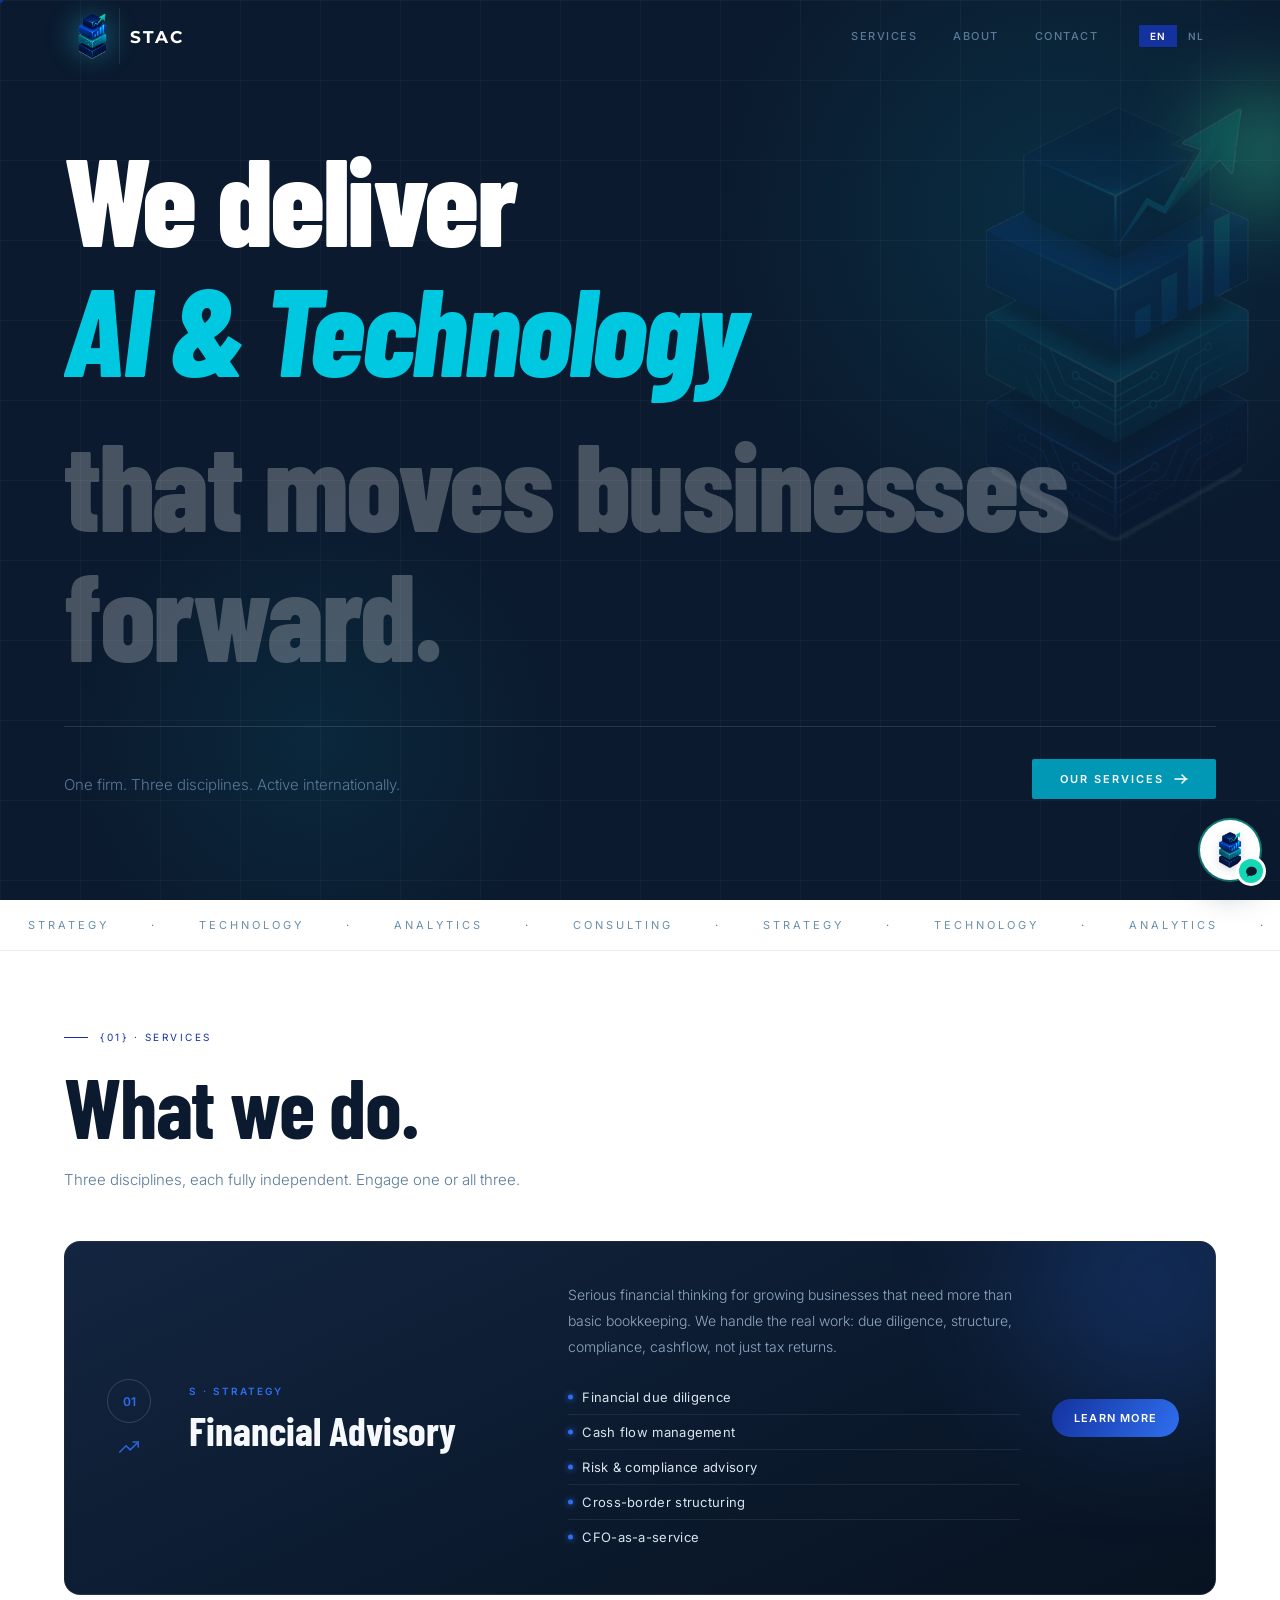
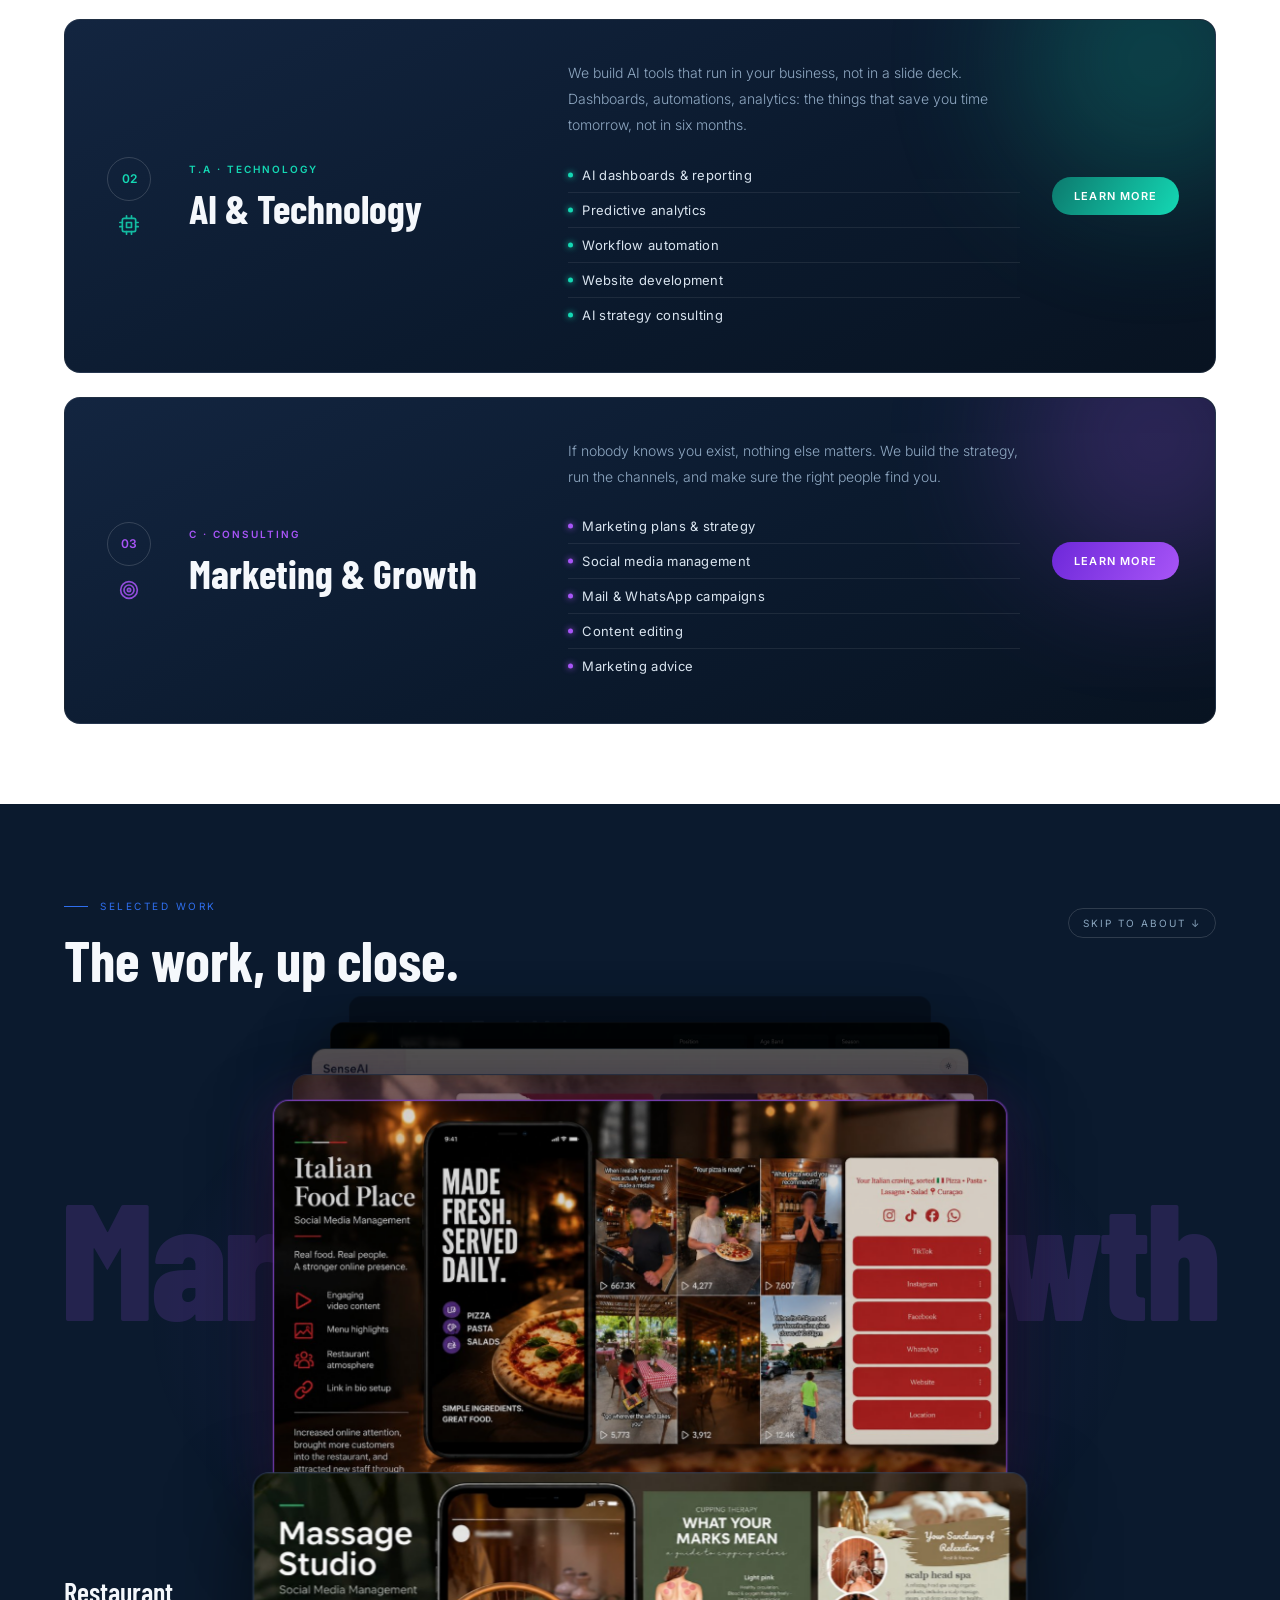
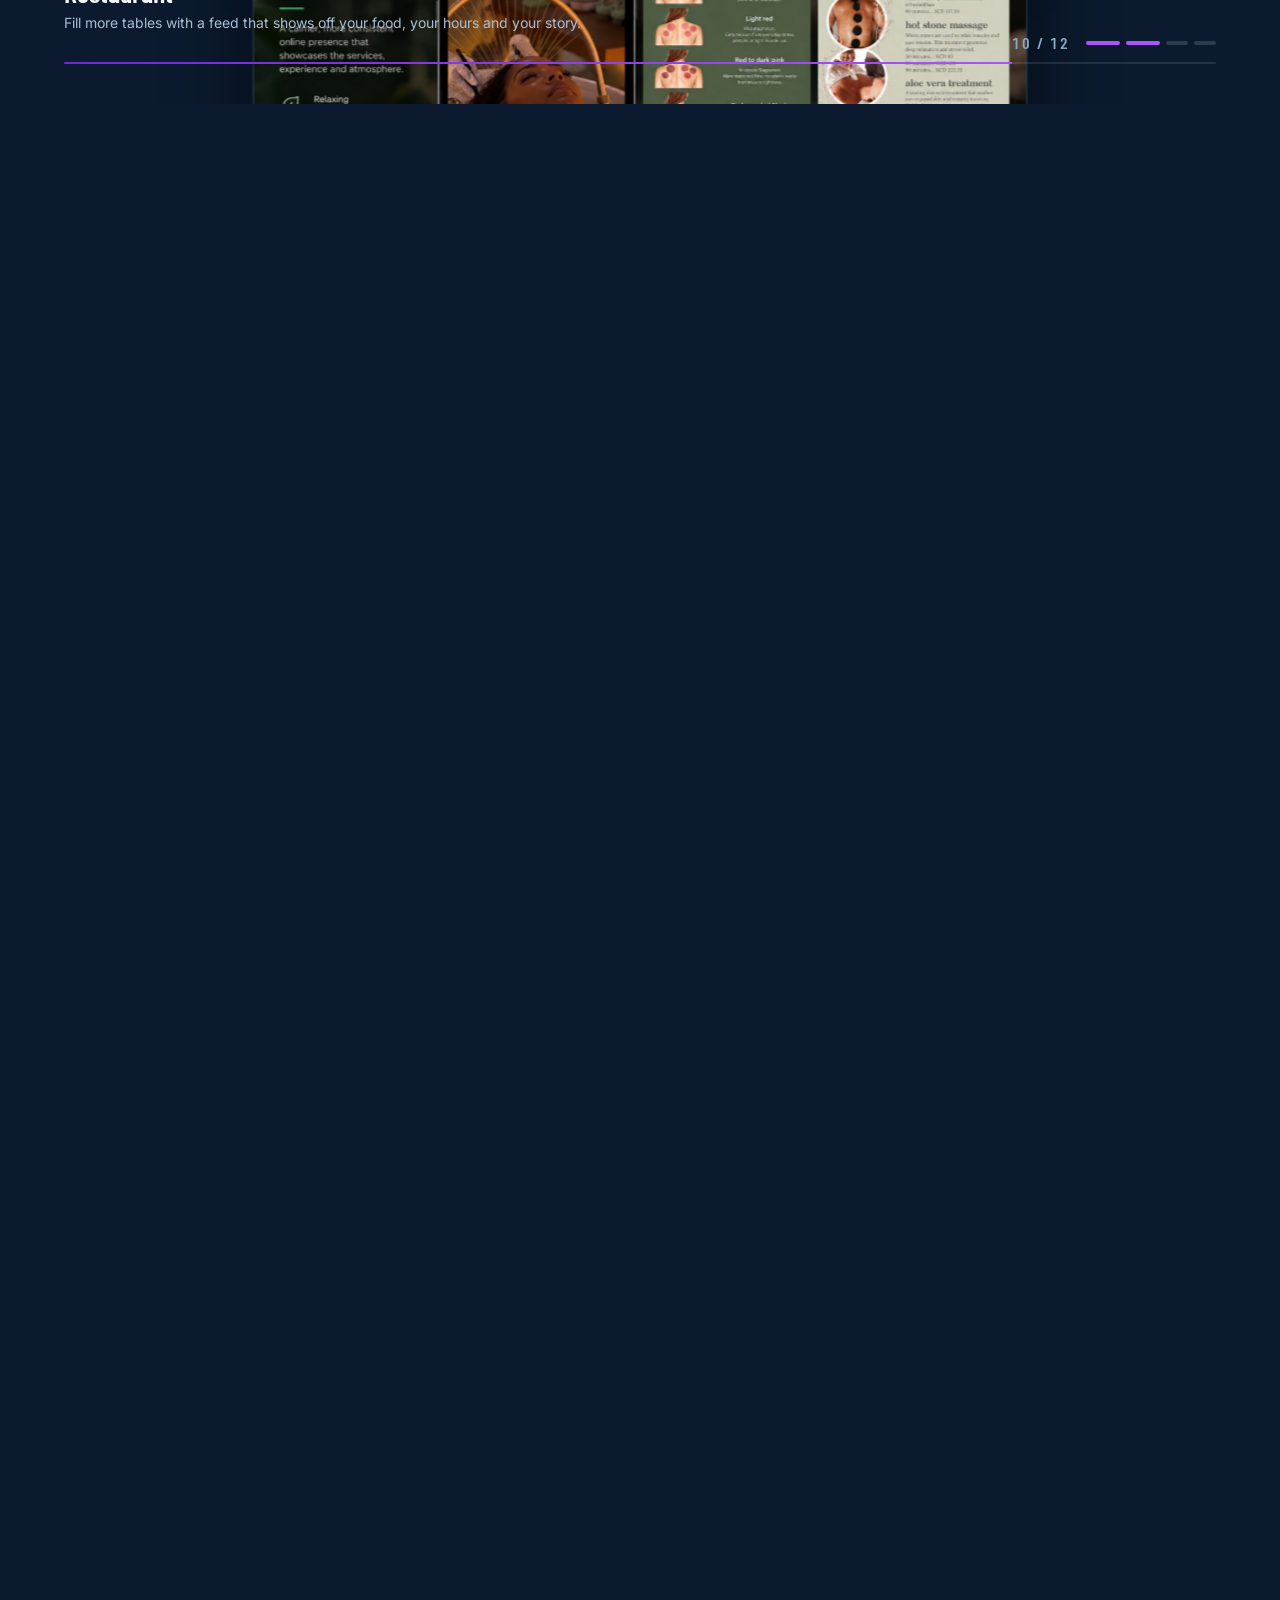
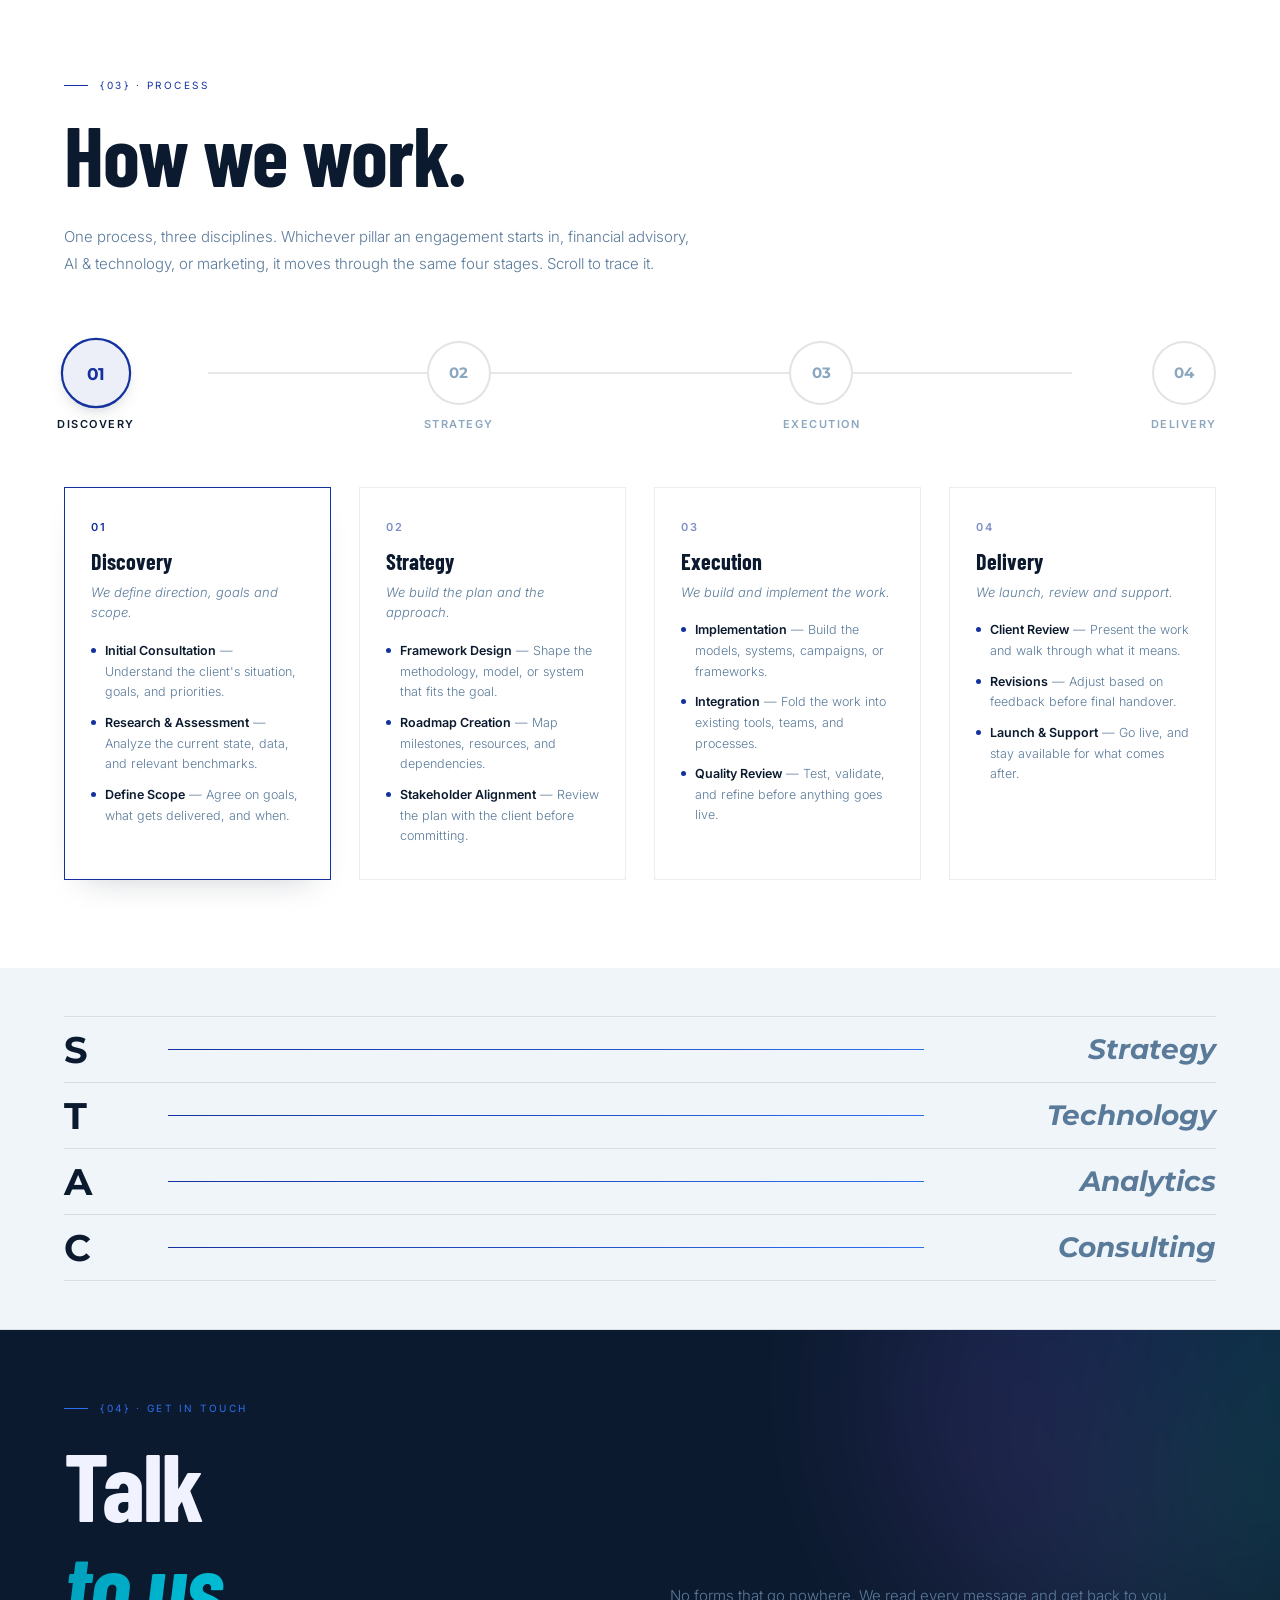
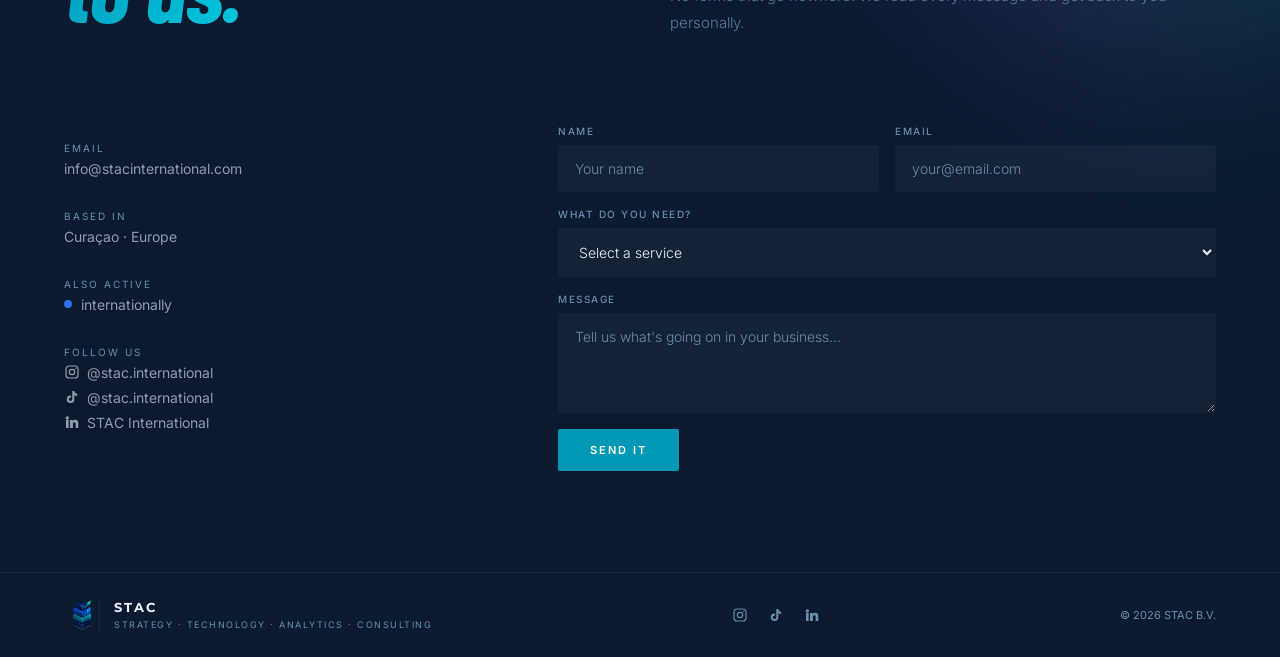
<file: index.html>
<!DOCTYPE html>
<html lang="en" data-nl-title="STAC · Financieel Advies, AI &amp; Technologie, Marketing &amp; Groei">
<head>
<script>document.documentElement.classList.add('js');</script>
<script src="assets/stac-lang.js"></script>
<script src="assets/stac-analytics.js"></script>
<link rel="stylesheet" href="assets/stac-chat.css"/>
<script src="assets/stac-chat-data.js" defer></script>
<script src="assets/stac-chat.js" defer></script>
<script src="assets/stac-carousel.js" defer></script>
<meta charset="UTF-8"/>
<meta name="viewport" content="width=device-width,initial-scale=1"/>
<meta name="description" content="One firm, three disciplines: Financial Advisory, AI &amp; Technology, and Marketing &amp; Growth. Based in Curaçao, active internationally. Talk to STAC."/>
<meta property="og:type" content="website"/>
<meta property="og:site_name" content="STAC"/>
<meta property="og:title" content="STAC · Financial Advisory, AI &amp; Technology, Marketing &amp; Growth"/>
<meta property="og:description" content="One firm, three disciplines: Financial Advisory, AI &amp; Technology, and Marketing &amp; Growth. Based in Curaçao, active internationally. Talk to STAC."/>
<meta property="og:url" content="https://stacinternational.com/"/>
<meta property="og:image" content="https://stacinternational.com/logo/logo.png"/>
<meta name="twitter:card" content="summary"/>
<title>STAC · Financial Advisory, AI & Technology, Marketing & Growth</title>
<link rel="icon" type="image/png" href="logo/icon.png"/>
<link href="https://fonts.googleapis.com/css2?family=Montserrat:ital,wght@0,500;0,600;0,700;1,600;1,700&family=Inter:wght@300;400;500;600&family=Barlow+Condensed:ital,wght@0,500;0,600;0,700;0,800;1,500;1,600;1,700;1,800&display=swap" rel="stylesheet"/>
<style>
*{margin:0;padding:0;box-sizing:border-box;} html,body{width:100%;overflow-x:hidden;overflow-x:clip;}
:root{
  --bg:#FFFFFF;
  --bg2:#F0F5FA;
  --bg3:#0B1A2E;
  --navy:#0B1A2E;
  --surface:rgba(11,26,46,0.04);
  --border:rgba(11,26,46,0.08);
  --text:#0B1A2E;
  --muted:#5A7A9A;
  --muted2:#8BA7C0;
  --indigo:#14329E;
  --indigo2:#2F6FEF;
  --cyan:#14D8B4;
  --techdk:#0C7A6E;
  --violet:#A855F7;
  --violetdk:#6D28D9;
}
html{scroll-behavior:smooth;}
body{background:#FFFFFF;color:#0B1A2E;font-family:'Inter',sans-serif;overflow-x:hidden;overflow-x:clip;cursor:none;margin:0;padding:0;}

/* CURSOR */
#cur{position:fixed;width:6px;height:6px;background:#14329E;border-radius:50%;pointer-events:none;z-index:9999;transform:translate(-50%,-50%);transition:width .3s cubic-bezier(.77,0,.175,1),height .3s cubic-bezier(.77,0,.175,1),background .3s,opacity .3s;}
#cur.big{width:44px;height:44px;background:transparent;border:1px solid rgba(20,50,158,0.5);}
#cur.hidden{opacity:0;}

/* NAV */
nav{position:fixed;top:0;left:0;right:0;z-index:100;display:flex;align-items:center;justify-content:space-between;padding:0 64px;height:72px;transition:background .4s,border .4s;}
nav.solid{background:rgba(255,255,255,0.96);backdrop-filter:blur(16px);border-bottom:1px solid rgba(11,26,46,0.1);}
.logo{font-family:'Montserrat',sans-serif;font-weight:700;font-size:15.3px;letter-spacing:3px;color:var(--text);text-decoration:none;}
.navr{display:flex;align-items:center;gap:40px;}
.nlinks{display:flex;gap:36px;}
.navr a{font-size:11px;font-weight:500;letter-spacing:1.5px;text-transform:uppercase;color:var(--muted);text-decoration:none;transition:color .2s;}
.navr a:hover{color:var(--text);}
.lw{display:flex;border:1px solid var(--border);border-radius:2px;overflow:hidden;}
.lb{padding:5px 11px;font-size:10px;font-weight:600;letter-spacing:1px;background:transparent;border:none;cursor:none;color:var(--muted);font-family:'Inter',sans-serif;transition:all .2s;}
.lb.on{background:var(--indigo);color:#fff;}
.nav-icon-anim{animation:navIconFloat 5s ease-in-out infinite;transform-origin:50% 60%;}
@keyframes navIconFloat{0%,100%{transform:translateY(0) rotate(0deg);}50%{transform:translateY(-3px) rotate(-3deg);}}
.nav-icon-glow{position:absolute;left:0;top:50%;transform:translateY(-50%);width:56px;height:56px;border-radius:50%;background:radial-gradient(circle,rgba(34,211,238,.5) 0%,transparent 70%);filter:blur(12px);animation:navGlowPulse 4s ease-in-out infinite;pointer-events:none;z-index:0;}
@keyframes navGlowPulse{0%,100%{opacity:.5;transform:translateY(-50%) scale(1);}50%{opacity:1;transform:translateY(-50%) scale(1.2);}}
@media(prefers-reduced-motion:reduce){.nav-icon-anim{animation:none;}.nav-icon-glow{animation:none;}}
.nav-logo-text{font-family:'Montserrat',sans-serif;font-weight:700;font-size:17.1px;letter-spacing:2px;color:#fff;margin-left:10px;position:relative;z-index:1;}

/* HERO */
#home{position:relative;min-height:100vh;min-height:100dvh;width:100%;display:flex;flex-direction:column;justify-content:center;padding:112px 64px 80px;overflow:hidden;background:#0B1A2E;}
.orb1{position:absolute;width:700px;height:700px;border-radius:50%;background:radial-gradient(circle,rgba(0,168,192,.14) 0%,transparent 70%);top:-15%;right:-10%;animation:orb1 10s ease-in-out infinite;}
.orb2{position:absolute;width:500px;height:500px;border-radius:50%;background:radial-gradient(circle,rgba(0,200,224,.08) 0%,transparent 70%);bottom:-10%;left:5%;animation:orb2 14s ease-in-out infinite;}
.grid-lines{position:absolute;inset:0;background-image:linear-gradient(rgba(255,255,255,.03) 1px,transparent 1px),linear-gradient(90deg,rgba(255,255,255,.03) 1px,transparent 1px);background-size:80px 80px;pointer-events:none;}
@keyframes orb1{0%,100%{transform:translate(0,0) scale(1);}33%{transform:translate(-40px,30px) scale(1.06);}66%{transform:translate(20px,-40px) scale(.96);}}
@keyframes orb2{0%,100%{transform:translate(0,0) scale(1);}50%{transform:translate(30px,-30px) scale(1.04);}}
.hero-icon-wrap{position:absolute;top:6%;right:-8%;width:clamp(420px,42vw,760px);pointer-events:none;opacity:0;animation:heroIconIn 1.2s ease .5s forwards;}
.hero-icon-wrap img{width:100%;height:auto;display:block;opacity:.11;}
@keyframes heroIconIn{from{opacity:0;}to{opacity:1;}}
.hero-icon-glow{position:absolute;top:2%;right:6%;width:32%;height:32%;border-radius:50%;background:radial-gradient(circle,rgba(58,224,163,.55) 0%,rgba(58,224,163,0) 72%);filter:blur(40px);animation:heroArrowGlow 3.6s ease-in-out .5s infinite;pointer-events:none;}
@keyframes heroArrowGlow{0%,100%{opacity:.35;}50%{opacity:.85;}}
@media(max-width:900px){.hero-icon-wrap{width:clamp(200px,64vw,320px);top:6%;right:-14%;}}
@media(prefers-reduced-motion:reduce){.hero-icon-wrap{animation:heroIconIn .01s linear forwards;}.hero-icon-glow{animation:none;}}
.h-eye{font-size:10px;letter-spacing:3px;text-transform:uppercase;color:#6B8FAA;margin-bottom:48px;opacity:0;animation:fadeup .8s ease .2s forwards;}
.h-big{font-family:'Barlow Condensed',sans-serif;font-weight:800;font-size:clamp(33px,min(12.1vw,13.75vh),167px);line-height:1.05;letter-spacing:-.02em;color:#FFFFFF;opacity:0;animation:fadeup .8s ease .35s forwards;}
.cycle-wrap{height:clamp(40px,min(14.5vw,16.5vh),200px);overflow:hidden;position:relative;opacity:0;animation:fadeup .8s ease .5s forwards;}
.ci{font-family:'Barlow Condensed',sans-serif;font-weight:800;font-style:italic;font-size:clamp(33px,min(12.1vw,13.75vh),167px);line-height:1.05;letter-spacing:-.02em;color:#00C8E0;position:absolute;top:0;left:0;opacity:0;transform:translateY(64px);transition:opacity .6s cubic-bezier(.77,0,.175,1),transform .6s cubic-bezier(.77,0,.175,1);white-space:nowrap;}
.ci.on{opacity:1;transform:translateY(0);}
.ci.out{opacity:0;transform:translateY(-64px);}
.hero-title{margin:0;font-family:'Barlow Condensed',sans-serif;font-size:inherit;font-weight:inherit;}
.hero-title>span,.ci{display:block;}
.h-big2{font-family:'Barlow Condensed',sans-serif;font-weight:800;font-size:clamp(33px,min(12.1vw,13.75vh),167px);line-height:1.05;letter-spacing:-.02em;color:rgba(255,255,255,.25);margin-top:6px;opacity:0;animation:fadeup .8s ease .65s forwards;}
.hbot{display:flex;align-items:flex-end;justify-content:space-between;border-top:1px solid rgba(255,255,255,0.12);margin-top:48px;padding-top:32px;gap:40px;opacity:0;animation:fadeup .8s ease .8s forwards;}
.hdesc{font-size:15px;color:var(--muted);font-weight:300;line-height:1.75;max-width:400px;}
.hr{display:flex;flex-direction:column;align-items:flex-end;gap:20px;}
.btn{display:inline-flex;align-items:center;gap:10px;padding:13px 28px;background:#0098B5;color:#fff;font-size:11px;font-weight:600;letter-spacing:2px;text-transform:uppercase;text-decoration:none;border-radius:2px;transition:opacity .2s,transform .2s;white-space:nowrap;border:none;cursor:none;font-family:'Inter',sans-serif;}
.btn:hover{opacity:.85;transform:translateY(-1px);}
.btn svg{transition:transform .2s;}
.btn:hover svg{transform:translateX(4px);}
@keyframes fadeup{from{opacity:0;transform:translateY(24px);}to{opacity:1;transform:translateY(0);}}

/* STATS */
.stats{display:grid;grid-template-columns:repeat(4,1fr);border-bottom:1px solid var(--border);}
.stat{padding:40px 64px;border-right:1px solid var(--border);transition:background .2s;}
.stat:last-child{border-right:none;}
.stat:hover{background:var(--surface);}
.stat-n{font-family:'Montserrat',sans-serif;font-weight:700;font-size:37.4px;line-height:1;margin-bottom:6px;background:linear-gradient(135deg,var(--text),var(--muted));-webkit-background-clip:text;-webkit-text-fill-color:transparent;background-clip:text;}
.stat-l{font-size:11px;letter-spacing:1.5px;text-transform:uppercase;color:var(--muted);font-weight:500;}

/* MARQUEE */
.mq{overflow:hidden;padding:18px 0;border-bottom:1px solid var(--border);}
.mqt{display:flex;white-space:nowrap;animation:mqs 32s linear infinite;}
.mqt span{font-size:11px;letter-spacing:3px;text-transform:uppercase;color:#6B8FAA;padding:0 28px;}
.mqt span.ac{color:var(--indigo);opacity:.7;padding:0 14px;}
@keyframes mqs{from{transform:translateX(0)}to{transform:translateX(-50%)}}

/* SECTIONS */
section{padding:88px 64px;}
.slabel{font-size:10px;letter-spacing:2.5px;text-transform:uppercase;color:#14329E;margin-bottom:20px;display:flex;align-items:center;gap:12px;}
.slabel::before{content:'';width:24px;height:1px;background:#14329E;}
.slabel-on-dark{color:var(--indigo2);}
.slabel-on-dark::before{background:var(--indigo2);}
.sh2{font-family:'Barlow Condensed',sans-serif;font-weight:700;font-size:clamp(34px,6.5vw,96px);line-height:1.05;letter-spacing:-.015em;color:#0B1A2E;}

/* SERVICES */
#services{background:#FFFFFF;padding-top:80px;padding-bottom:0;}
.svch{margin-bottom:48px;}
.svcd{font-size:15px;color:var(--muted);line-height:1.8;font-weight:300;max-width:560px;margin-top:16px;}
.svcrows{display:flex;flex-direction:column;gap:24px;padding-bottom:80px;}
.srow{display:grid;grid-template-columns:56px 1fr 1.3fr auto;gap:32px;align-items:center;padding:40px 36px;border-radius:16px;cursor:none;position:relative;overflow:hidden;text-decoration:none;color:inherit;background:linear-gradient(155deg,#132540 0%,#0B1A2E 55%,#081321 100%);border:1px solid rgba(255,255,255,.08);transition:transform .35s cubic-bezier(.16,1,.3,1),box-shadow .35s ease,border-color .35s ease;}
.srow>*{position:relative;z-index:1;}
.srow::before{content:'';position:absolute;top:0;left:0;right:0;height:2px;z-index:2;transform:scaleX(0);transform-origin:left;transition:transform .5s cubic-bezier(.77,0,.175,1);}
.srow::after{content:'';position:absolute;width:280px;height:280px;border-radius:50%;top:-100px;right:-80px;filter:blur(70px);opacity:.22;z-index:0;pointer-events:none;transition:opacity .4s ease,transform .5s ease;}
.srow:nth-child(1)::before{background:linear-gradient(90deg,var(--indigo),var(--indigo2));}
.srow:nth-child(1)::after{background:var(--indigo2);}
.srow:nth-child(2)::before{background:linear-gradient(90deg,var(--techdk),var(--cyan));}
.srow:nth-child(2)::after{background:var(--cyan);}
.srow:nth-child(3)::before{background:linear-gradient(90deg,var(--violetdk),var(--violet));}
.srow:nth-child(3)::after{background:var(--violet);}
.srow:hover,.srow:focus-visible{transform:translateY(-6px);}
.srow:hover::before,.srow:focus-visible::before{transform:scaleX(1);}
.srow:hover::after,.srow:focus-visible::after{opacity:.4;transform:scale(1.15);}
.srow:nth-child(1):hover,.srow:nth-child(1):focus-visible{border-color:rgba(47,111,239,.5);box-shadow:0 20px 60px rgba(20,50,158,.28);}
.srow:nth-child(2):hover,.srow:nth-child(2):focus-visible{border-color:rgba(20,216,180,.5);box-shadow:0 20px 60px rgba(12,122,110,.28);}
.srow:nth-child(3):hover,.srow:nth-child(3):focus-visible{border-color:rgba(168,85,247,.5);box-shadow:0 20px 60px rgba(109,40,217,.28);}
.srow:focus-visible{outline:2px solid var(--indigo2);outline-offset:3px;}
.snum-wrap{display:flex;flex-direction:column;align-items:center;gap:14px;}
.snum{width:44px;height:44px;border-radius:50%;border:1px solid rgba(255,255,255,.16);display:flex;align-items:center;justify-content:center;font-size:12px;color:#7FA0C0;font-weight:600;flex-shrink:0;font-family:'Inter',sans-serif;transition:border-color .3s,box-shadow .3s;}
.sicon{width:20px;height:20px;display:flex;align-items:center;justify-content:center;opacity:.85;transition:filter .3s;}
.sicon svg{width:100%;height:100%;}
.srow:nth-child(1) .snum,.srow:nth-child(1) .sicon{color:var(--indigo2);}
.srow:nth-child(2) .snum,.srow:nth-child(2) .sicon{color:var(--cyan);}
.srow:nth-child(3) .snum,.srow:nth-child(3) .sicon{color:var(--violet);}
.srow:hover .snum,.srow:focus-visible .snum{border-color:currentColor;box-shadow:0 0 16px currentColor;}
.srow:hover .sicon,.srow:focus-visible .sicon{filter:drop-shadow(0 0 6px currentColor);}
.sc-left{}
.stag{font-size:10px;letter-spacing:2px;text-transform:uppercase;margin-bottom:12px;font-weight:600;}
.tf{color:var(--indigo2);}.tt{color:var(--cyan);}.tm{color:var(--violet);}
.sname{font-family:'Barlow Condensed',sans-serif;font-size:40px;font-weight:700;line-height:1.05;color:#F5F8FC;}
.sbod{font-size:14px;color:#8FA8C2;line-height:1.85;font-weight:300;margin-bottom:20px;}
.slist{list-style:none;}
.slist li{font-size:13px;color:#D9E4EF;padding:9px 0 9px 14px;border-bottom:1px solid rgba(255,255,255,.08);letter-spacing:.3px;position:relative;}
.slist li:last-child{border-bottom:none;}
.slist li::before{content:'';position:absolute;left:0;top:50%;transform:translateY(-50%);width:5px;height:5px;border-radius:50%;box-shadow:0 0 6px currentColor;}
.tf-d li::before{background:var(--indigo2);color:var(--indigo2);}
.tt-d li::before{background:var(--cyan);color:var(--cyan);}
.tm-d li::before{background:var(--violet);color:var(--violet);}
.sarr{display:inline-flex;align-items:center;justify-content:center;gap:8px;padding:12px 22px;border-radius:24px;color:#fff;font-size:11px;font-weight:600;letter-spacing:1.2px;text-transform:uppercase;white-space:nowrap;transition:box-shadow .3s,transform .2s;}
.sarr-ic{font-size:15px;line-height:1;transition:transform .2s;}
.srow:nth-child(1) .sarr{background:linear-gradient(120deg,var(--indigo),var(--indigo2));}
.srow:nth-child(2) .sarr{background:linear-gradient(120deg,var(--techdk),var(--cyan));color:#fff;}
.srow:nth-child(3) .sarr{background:linear-gradient(120deg,var(--violetdk),var(--violet));color:#fff;}
.srow:nth-child(1):hover .sarr,.srow:nth-child(1):focus-visible .sarr{box-shadow:0 0 24px rgba(47,111,239,.6);}
.srow:nth-child(2):hover .sarr,.srow:nth-child(2):focus-visible .sarr{box-shadow:0 0 24px rgba(20,216,180,.55);}
.srow:nth-child(3):hover .sarr,.srow:nth-child(3):focus-visible .sarr{box-shadow:0 0 24px rgba(168,85,247,.55);}
.srow:hover .sarr-ic,.srow:focus-visible .sarr-ic{transform:translate(3px,-3px);}
/* Work in motion: pinned stage, each project slides up onto a growing deck */
.wk{position:relative;height:560vh;padding:0;background:#0B1A2E;--acc:47,111,239;}
.wk[data-k="tech"]{--acc:20,216,180;}
.wk[data-k="mkt"]{--acc:168,85,247;}
.wk-stage{position:sticky;top:0;height:100vh;height:100svh;overflow:hidden;}
.wk-stage::before{content:'';position:absolute;inset:0;background:radial-gradient(55% 50% at 50% 58%,rgba(var(--acc),.16),transparent 70%);transition:background .8s;}
.wk-head{position:absolute;left:64px;top:96px;z-index:5;}
.wk-title{font-family:'Barlow Condensed',sans-serif;font-weight:700;font-size:clamp(34px,4.4vw,64px);line-height:1;color:#F5F8FC;}
.wk-chapters{position:absolute;inset:0;display:grid;grid-template-columns:minmax(0,1fr);place-items:center;pointer-events:none;}
.wk-ch{grid-area:1/1;font-family:'Barlow Condensed',sans-serif;font-weight:800;font-size:clamp(60px,13vw,230px);line-height:.9;letter-spacing:-.02em;text-align:center;padding:0 16px;opacity:0;transform:scale(1.15);filter:blur(8px);transition:opacity .7s ease,transform 1s cubic-bezier(.2,.8,.2,1),filter .8s;}
.wk-ch[data-k="fin"]{color:rgba(47,111,239,.16);}
.wk-ch[data-k="tech"]{color:rgba(20,216,180,.13);}
.wk-ch[data-k="mkt"]{color:rgba(168,85,247,.16);}
.wk-ch.on{opacity:1;transform:none;filter:none;}
.wk-scene{position:absolute;inset:0;z-index:1;}
.wk-card{position:absolute;left:50%;top:var(--cy,55%);width:var(--w,560px);aspect-ratio:16/9;margin:0;border-radius:16px;overflow:hidden;background:#132540;border:1px solid rgba(255,255,255,.14);box-shadow:0 30px 80px rgba(0,0,0,.55);transform-origin:50% 0;visibility:hidden;will-change:transform,filter;transition:border-color .4s,box-shadow .4s;}
.wk-card img{width:100%;height:100%;object-fit:cover;object-position:center top;display:block;}
/* The SenseAI screenshot is light; tone it down so it sits with the dark cards */
.wk-card img[src$="sense_ai.jpg"]{filter:brightness(.8) contrast(1.05);}
.wk-card img.wk-dim{filter:brightness(.8) saturate(.95);}
.wk-card figcaption{display:none;}
.wk-card::after{content:'';position:absolute;inset:0;background:linear-gradient(105deg,transparent 35%,rgba(255,255,255,.28) 50%,transparent 65%);transform:translateX(var(--sh,-120%));pointer-events:none;}
.wk-card.top{border-color:rgba(var(--acc),.8);box-shadow:0 30px 80px rgba(0,0,0,.55),0 0 0 1px rgba(var(--acc),.35),0 0 60px rgba(var(--acc),.28);}
.wk-foot{position:absolute;left:64px;right:64px;bottom:40px;z-index:5;display:grid;gap:10px;}
.wk-row{display:flex;justify-content:space-between;align-items:flex-end;gap:16px;}
.wk-cap{font-family:'Barlow Condensed',sans-serif;font-weight:600;font-size:clamp(20px,2.2vw,30px);color:#F5F8FC;display:inline-block;transition:opacity .25s,transform .25s;}
.wk-cap.swap{opacity:0;transform:translateY(8px);}
.wk-cap b{display:block;font-weight:600;}
.wk-cap span{display:block;margin-top:4px;max-width:620px;min-height:2.8em;font-family:Inter,sans-serif;font-size:14px;font-weight:400;line-height:1.4;color:#A9BED3;}
.wk-meta{display:flex;align-items:center;gap:16px;flex-shrink:0;}
.wk-count{font-family:'Barlow Condensed',sans-serif;font-weight:600;font-size:16px;letter-spacing:2px;color:#8BA7C0;font-variant-numeric:tabular-nums;}
.wk-dots{display:flex;gap:6px;flex-shrink:0;}
.wk-dots i{width:22px;height:4px;border-radius:2px;background:rgba(255,255,255,.15);transition:background .3s,width .3s;}
.wk-dots i.on{background:rgb(var(--acc));width:34px;}
.wk-bar{height:2px;border-radius:2px;background:rgba(255,255,255,.1);overflow:hidden;}
.wk-bar i{display:block;height:100%;width:0;background:linear-gradient(90deg,var(--indigo),var(--indigo2));}
.wk[data-k="tech"] .wk-bar i{background:linear-gradient(90deg,var(--techdk),var(--cyan));}
.wk[data-k="mkt"] .wk-bar i{background:linear-gradient(90deg,var(--violetdk),var(--violet));}
.wk-skip{position:absolute;right:64px;top:104px;z-index:5;font-size:10px;letter-spacing:2px;text-transform:uppercase;color:#8BA7C0;text-decoration:none;border:1px solid rgba(255,255,255,.15);padding:8px 14px;border-radius:999px;transition:color .2s,border-color .2s;}
.wk-skip:hover{color:#fff;border-color:rgba(255,255,255,.4);}
.wk-skip{transition:color .2s,border-color .2s,opacity .18s ease,transform .18s ease;}
.wk-skip.swap{opacity:0;transform:translateY(-4px);}
@media(max-width:960px){
  .wk-head{left:24px;top:84px;}
  .wk-foot{left:24px;right:24px;bottom:28px;}
  .wk-dots i{width:14px;}
  .wk-dots i.on{width:22px;}
  .wk-cap span{font-size:13px;min-height:4.2em;}
  .wk-row{flex-direction:column;align-items:flex-start;gap:8px;}
  .wk-skip{left:24px;right:auto;top:164px;}
}
/* No JavaScript, or reduced motion: a calm grid of the same work */
html:not(.js) .wk,.wk.static{height:auto;}
html:not(.js) .wk-stage,.wk.static .wk-stage{position:relative;height:auto;overflow:visible;perspective:none;padding:96px 24px 72px;}
html:not(.js) .wk-head,.wk.static .wk-head{position:relative;left:auto;top:auto;margin:0 auto 32px;max-width:1100px;}
html:not(.js) .wk-scene,.wk.static .wk-scene{position:relative;display:grid;grid-template-columns:repeat(auto-fill,minmax(240px,1fr));gap:16px;max-width:1100px;margin:0 auto;}
html:not(.js) .wk-card,.wk.static .wk-card{position:relative;left:auto;top:auto;margin:0;width:auto;opacity:1;visibility:visible;transform:none;filter:none;align-self:start;}
html:not(.js) .wk-card figcaption,.wk.static .wk-card figcaption{display:block;position:absolute;left:0;right:0;bottom:0;padding:20px 12px 9px;font-size:12px;color:#fff;background:linear-gradient(transparent,rgba(11,26,46,.9));}
html:not(.js) .wk-card figcaption b,.wk.static .wk-card figcaption b{display:block;font-size:14px;}
html:not(.js) .wk-card figcaption span,.wk.static .wk-card figcaption span{display:block;margin-top:2px;font-size:11px;line-height:1.35;color:#C9D6E3;}
html:not(.js) .wk-chapters,html:not(.js) .wk-foot,html:not(.js) .wk-skip,.wk.static .wk-chapters,.wk.static .wk-foot,.wk.static .wk-skip{display:none;}

/* ABOUT NOTE (merged assessment mention) */
.ab-note{font-size:16px;color:var(--muted);font-weight:300;font-style:italic;line-height:1.7;text-align:center;margin-top:40px;}
.ab-note a{color:#14329E;text-decoration:underline;text-underline-offset:3px;font-style:normal;font-weight:500;}
.ab-note a:hover{color:var(--indigo2);}

/* ABOUT */
#about{background:#F0F5FA;}
.abtop{display:flex;justify-content:space-between;align-items:flex-start;gap:80px;margin-bottom:80px;}
.abq{font-family:'Montserrat',sans-serif;font-weight:700;font-style:italic;font-size:clamp(21.6px,2.5vw,37.4px);line-height:1.2;max-width:540px;color:#0B1A2E;flex:1;}
.avs{flex:1;border-top:1px solid rgba(11,26,46,0.08);}
.av{padding:22px 0;border-bottom:1px solid var(--border);}
.avl{font-size:10px;letter-spacing:2px;text-transform:uppercase;color:#14329E;margin-bottom:8px;font-weight:500;}
.avt{font-size:13px;color:#5A7A9A;line-height:1.8;font-weight:300;}

/* PILLARS */
.pillars{display:grid;grid-template-columns:repeat(3,1fr);gap:16px;background:transparent;}
.pc{background:#FFFFFF;padding:48px 44px;position:relative;overflow:hidden;transition:background .25s;border:1px solid rgba(11,26,46,0.08);}
.pc::before{content:'';position:absolute;top:0;left:0;right:0;height:2px;transition:opacity .3s;}
.pc.pf::before{background:linear-gradient(90deg,var(--indigo),transparent);}
.pc.pt::before{background:linear-gradient(90deg,var(--techdk),transparent);}
.pc.pm::before{background:linear-gradient(90deg,var(--violet),transparent);}
.pc:hover{background:#F0F5FA;}
.pc-glow{position:absolute;width:300px;height:300px;border-radius:50%;opacity:0;transition:opacity .4s;pointer-events:none;top:-100px;right:-100px;}
.pc.pf .pc-glow{background:radial-gradient(circle,rgba(20,50,158,.08) 0%,transparent 70%);}
.pc.pt .pc-glow{background:radial-gradient(circle,rgba(12,122,110,.08) 0%,transparent 70%);}
.pc.pm .pc-glow{background:radial-gradient(circle,rgba(109,40,217,.08) 0%,transparent 70%);}
.pc:hover .pc-glow{opacity:1;}
.pc-tag{font-size:10px;letter-spacing:2px;text-transform:uppercase;margin-bottom:20px;font-weight:500;}
.pc-name{font-family:'Barlow Condensed',sans-serif;font-size:36px;font-weight:700;line-height:1;margin-bottom:16px;}
.pc-body{font-size:13px;color:#5A7A9A;line-height:1.8;font-weight:300;margin-bottom:28px;}
.pc-body strong{color:#0B1A2E;font-weight:600;}
.pc.pt,.pc.pf,.pc.pm{cursor:none;}
.pc-hint{display:flex;align-items:center;gap:6px;margin-top:12px;font-size:10px;font-weight:700;letter-spacing:1px;text-transform:uppercase;color:var(--techdk);animation:pcHintPulse 2.4s ease-in-out infinite;}
.pc-hint-ic{font-size:13px;transition:transform .25s;}
.pc.pt:hover .pc-hint{color:var(--cyan);}
.pc.pt:hover .pc-hint-ic{transform:translate(3px,-3px);}
.pc.pf .pc-hint{color:var(--indigo);}
.pc.pf:hover .pc-hint{color:var(--indigo2);}
.pc.pf:hover .pc-hint-ic{transform:translate(3px,-3px);}
.pc.pm .pc-hint{color:var(--violetdk);}
.pc.pm:hover .pc-hint{color:var(--violet);}
.pc.pm:hover .pc-hint-ic{transform:translate(3px,-3px);}
@keyframes pcHintPulse{0%,100%{opacity:.65;}50%{opacity:1;}}
@media(prefers-reduced-motion:reduce){.pc-hint{animation:none;}}

/* PROCESS */
#process{background:#FFFFFF;}
.proc-lede{font-size:15px;color:var(--muted);font-weight:300;line-height:1.8;max-width:640px;margin-top:-24px;margin-bottom:64px;}

/* scroll-driven signal path */
.proc-road{position:relative;margin-bottom:56px;--progress:0;}
.proc-road-track{position:absolute;top:31px;left:12.5%;right:12.5%;height:2px;background:rgba(11,26,46,.1);border-radius:2px;}
.proc-road-fill{position:absolute;top:0;left:0;height:100%;width:calc(var(--progress) * 100%);background:linear-gradient(90deg,var(--indigo),var(--indigo2));border-radius:2px;}
.proc-road-dot{position:absolute;top:31px;left:calc(12.5% + var(--progress) * 75%);width:10px;height:10px;margin-top:-4px;margin-left:-5px;border-radius:50%;background:var(--navy);box-shadow:0 0 0 3px #fff,0 2px 6px rgba(11,26,46,.3);z-index:3;opacity:0;transition:opacity .3s ease;}
.proc-road.live .proc-road-dot{opacity:1;}
.proc-nodes{display:flex;justify-content:space-between;position:relative;z-index:2;}
.proc-node{display:flex;flex-direction:column;align-items:center;gap:12px;width:64px;cursor:default;}
.proc-node-dot{width:64px;height:64px;border-radius:50%;background:#fff;border:2px solid rgba(11,26,46,.12);display:flex;align-items:center;justify-content:center;font-family:'Montserrat',sans-serif;font-weight:700;font-size:15.3px;color:var(--muted2);transition:border-color .4s ease,color .4s ease,background .4s ease,transform .4s cubic-bezier(.34,1.56,.64,1),box-shadow .4s ease;}
.proc-node-name{font-size:11px;letter-spacing:1.5px;text-transform:uppercase;font-weight:600;color:var(--muted2);transition:color .4s ease;white-space:nowrap;}
.proc-node.active .proc-node-dot{border-color:var(--c);color:var(--c);background:color-mix(in srgb,var(--c) 8%,#fff);transform:scale(1.1);box-shadow:0 6px 16px -8px rgba(11,26,46,.35);}
.proc-node.active .proc-node-name{color:#0B1A2E;}
.proc-node:nth-child(1){--c:var(--indigo);}
.proc-node:nth-child(2){--c:var(--indigo);}
.proc-node:nth-child(3){--c:var(--indigo);}
.proc-node:nth-child(4){--c:var(--indigo);}

/* content cards, keyed to the same active state */
.proc-timeline{display:grid;grid-template-columns:repeat(4,1fr);gap:28px;}
.proc-timeline-fill,.proc-timeline-dot{display:none;}
.proc-step{background:#FFFFFF;border:1px solid rgba(11,26,46,0.08);padding:32px 26px;position:relative;transition:border-color .35s ease,box-shadow .35s ease,opacity .6s cubic-bezier(.65,0,.35,1),transform .6s cubic-bezier(.65,0,.35,1);opacity:0;transform:translateY(24px);}
.proc-timeline.in .proc-step{opacity:1;transform:none;}
.proc-step:nth-child(1){--c:var(--indigo);}
.proc-step:nth-child(2){--c:var(--indigo);transition-delay:.1s;}
.proc-step:nth-child(3){--c:var(--indigo);transition-delay:.2s;}
.proc-step:nth-child(4){--c:var(--indigo);transition-delay:.3s;}
.proc-step.active{border-color:var(--c);box-shadow:0 16px 32px -20px rgba(11,26,46,.25);}
.proc-num{font-size:11px;letter-spacing:2px;text-transform:uppercase;color:var(--c);font-weight:600;margin-bottom:16px;transition:opacity .3s ease;opacity:.55;}
.proc-step.active .proc-num{opacity:1;}
.proc-name{font-family:'Barlow Condensed',sans-serif;font-weight:700;font-size:22.1px;color:#0B1A2E;line-height:1;margin-bottom:10px;}
.proc-desc{font-size:13px;color:var(--muted);font-weight:300;font-style:italic;line-height:1.6;margin-bottom:18px;}
.proc-list{list-style:none;display:flex;flex-direction:column;gap:10px;}
.proc-list li{font-size:12.5px;color:var(--muted);line-height:1.65;font-weight:300;padding-left:14px;position:relative;}
.proc-list li::before{content:'';position:absolute;left:0;top:7px;width:5px;height:5px;border-radius:50%;background:var(--c);}
.proc-list strong{color:#0B1A2E;font-weight:600;}
@media(max-width:960px){
  .proc-road{height:0;margin:0;overflow:hidden;opacity:0;pointer-events:none;}
  .proc-timeline{position:relative;grid-template-columns:1fr;gap:28px;margin-top:0;padding-left:44px;}
  .proc-timeline::before{content:'';position:absolute;top:0;bottom:0;left:20px;width:2px;background:rgba(11,26,46,.1);border-radius:2px;}
  .proc-timeline-fill{display:block;position:absolute;top:0;left:20px;width:2px;height:calc(var(--progress) * 100%);background:linear-gradient(180deg,var(--indigo),var(--indigo2));border-radius:2px;}
  .proc-timeline-dot{display:block;position:absolute;top:calc(var(--progress) * 100%);left:20px;width:10px;height:10px;margin-top:-4px;margin-left:-4px;border-radius:50%;background:var(--navy);box-shadow:0 0 0 3px #fff,0 2px 6px rgba(11,26,46,.3);z-index:3;opacity:0;transition:opacity .3s ease;}
  .proc-timeline.live .proc-timeline-dot{opacity:1;}
  .proc-num{position:absolute;left:-42px;top:28px;width:36px;height:36px;border-radius:50%;background:#fff;border:2px solid rgba(11,26,46,.14);display:flex;align-items:center;justify-content:center;font-size:12px;letter-spacing:0;margin-bottom:0;opacity:1;color:var(--muted2);z-index:2;transition:border-color .3s ease,color .3s ease,background .3s ease;}
  .proc-step.active .proc-num{border-color:var(--c);color:var(--c);background:color-mix(in srgb,var(--c) 8%,#fff);}
}

/* FEATURED PROJECTS PREVIEW PANEL */
.fp-panel{max-height:0;opacity:0;overflow:hidden;transition:max-height .6s cubic-bezier(.65,0,.35,1),opacity .5s ease;background:#F0F5FA;}
.fp-panel.open{opacity:1;}
.fp-panel-inner{padding:64px;position:relative;}
.fp-panel-close{position:absolute;top:64px;right:64px;width:36px;height:36px;border-radius:50%;border:1px solid rgba(11,26,46,.14);background:#fff;color:#0B1A2E;font-size:18px;line-height:1;display:flex;align-items:center;justify-content:center;cursor:pointer;transition:background .2s,color .2s,transform .2s;z-index:5;}
.fp-panel-close:hover{background:#0B1A2E;color:#fff;transform:rotate(90deg);}
.fp-panel-head{margin-bottom:28px;}
.fp-panel-h{font-family:'Barlow Condensed',sans-serif;font-weight:700;font-size:clamp(32px,4vw,52px);line-height:1;color:#0B1A2E;margin-top:8px;max-width:80%;}
.fp-lede{font-size:14px;color:var(--muted);font-weight:300;line-height:1.8;max-width:640px;margin:12px 0 28px;}
.fp-filters{display:flex;flex-wrap:wrap;gap:10px;margin-bottom:28px;}
.fp-filter-btn{padding:9px 20px;border-radius:24px;border:1.5px solid var(--border);background:#fff;color:#0B1A2E;font-size:13px;font-weight:600;cursor:pointer;transition:all .2s;white-space:nowrap;font-family:'Inter',sans-serif;}
.fp-filter-btn:hover{border-color:var(--techdk);}
.fp-filter-btn.active{background:#0B1A2E;border-color:#0B1A2E;color:#fff;}
.fp-carousel3{position:relative;background:#fff;border-radius:20px;padding:20px 48px 40px;}
.fp-viewport3{overflow:hidden;}
.fp-track3{display:flex;transition:transform .6s cubic-bezier(.65,0,.35,1);padding:34px 4px 18px;}
.fp-card3{flex:0 0 calc(33.333% - 25.33px);margin-right:38px;background:#F0F5FA;border-radius:16px;overflow:hidden;box-shadow:0 8px 24px rgba(11,26,46,.06);display:flex;flex-direction:column;transition:transform .4s ease,opacity .4s ease,box-shadow .4s ease;opacity:.65;}
.fp-card3.is-center{opacity:1;transform:translateY(-16px) scale(1.07);box-shadow:0 32px 64px rgba(11,26,46,.26);z-index:2;position:relative;}
.fp-card3-img{position:relative;aspect-ratio:16/10;overflow:hidden;background:#0B1A2E;}
#fpPanelFin .fp-card3-img,#fpPanelMkt .fp-card3-img{aspect-ratio:16/9;}
.fp-card3-img img{width:100%;height:100%;object-fit:cover;display:block;transition:transform .6s ease;}
.fp-card3:hover .fp-card3-img img{transform:scale(1.06);}
.fp-card3-body{padding:18px 20px 22px;display:flex;flex-direction:column;flex:1;}
.fp-card3-body h4{font-family:'Barlow Condensed',sans-serif;font-weight:700;font-size:20px;color:#0B1A2E;margin-bottom:8px;line-height:1.1;}
.fp-card3-body p{font-size:12.5px;color:var(--muted);line-height:1.7;font-weight:300;margin-bottom:14px;flex:1;}
.fp-tags3{display:flex;flex-wrap:wrap;gap:6px;}
.fp-tags3 span{font-size:10px;padding:5px 11px;background:#fff;border-radius:14px;color:var(--techdk);letter-spacing:.3px;font-weight:500;}
.fp-tags3 span.co{font-weight:700;}
.fp-arrow3{position:absolute;top:calc(50% - 24px);transform:translateY(-50%);width:44px;height:44px;border-radius:50%;background:#fff;border:1px solid var(--border);color:#0B1A2E;display:flex;align-items:center;justify-content:center;font-size:20px;line-height:1;cursor:pointer;box-shadow:0 8px 24px rgba(11,26,46,.16);z-index:5;transition:background .2s,color .2s;}
.fp-arrow3:hover{background:#0B1A2E;color:#fff;}
.fp-arrow3.prev{left:8px;}
.fp-arrow3.next{right:8px;}
.fp-panel-cta{display:inline-flex;align-items:center;gap:10px;margin-top:32px;padding:13px 28px;background:#0B4D3C;color:#fff;font-size:11px;font-weight:600;letter-spacing:2px;text-transform:uppercase;text-decoration:none;border-radius:2px;transition:opacity .2s,transform .2s;cursor:none;}
.fp-panel-cta:hover{opacity:.85;transform:translateY(-1px);}
#fpPanelFin .fp-filter-btn:hover{border-color:var(--indigo2);}
#fpPanelFin .fp-tags3 span{color:var(--indigo);}
#fpPanelFin .fp-panel-cta{background:var(--indigo);}
#fpPanelMkt .fp-filter-btn:hover{border-color:var(--violet);}
#fpPanelMkt .fp-tags3 span{color:var(--violetdk);}
#fpPanelMkt .fp-panel-cta{background:var(--violetdk);}
@media(max-width:960px){
  .fp-panel-inner{padding:48px 24px;}
  .fp-panel-close{top:48px;right:24px;}
  .fp-card3{flex-basis:calc(50% - 14px);margin-right:28px;}
  .fp-carousel3{padding:18px 44px 36px;}
}
@media(max-width:640px){
  .fp-card3{flex-basis:100%;margin-right:0;}
  .fp-carousel3{padding:16px 40px 32px;}
  .fp-arrow3.prev{left:2px;}
  .fp-arrow3.next{right:2px;}
}

/* CONTACT */
#contact{background:#0B1A2E;padding:72px 64px;position:relative;overflow:hidden;}
.ct-orb{position:absolute;width:560px;height:560px;border-radius:50%;top:-220px;right:-160px;background:conic-gradient(from 0deg,var(--indigo2),var(--cyan),var(--violet),var(--indigo2));filter:blur(90px);opacity:.16;animation:ctOrbSpin 24s linear infinite,ctOrbPulse 9s ease-in-out infinite;pointer-events:none;z-index:0;}
@keyframes ctOrbSpin{to{transform:rotate(360deg);}}
@keyframes ctOrbPulse{0%,100%{opacity:.12;}50%{opacity:.24;}}
@media(prefers-reduced-motion:reduce){.ct-orb{animation:none;}}
.cttop{display:grid;grid-template-columns:1fr 1fr;gap:60px;align-items:end;margin-bottom:44px;border-bottom:1px solid var(--border);padding-bottom:44px;position:relative;z-index:1;}
.cth{font-family:'Barlow Condensed',sans-serif;font-weight:700;font-size:clamp(34px,7.5vw,108px);line-height:1.05;color:#F0F2FF;letter-spacing:-.02em;}
.cth em{font-style:italic;background:linear-gradient(135deg,#0098B5,#00C8E0);-webkit-background-clip:text;-webkit-text-fill-color:transparent;background-clip:text;}
.ctsub{font-size:15px;color:var(--muted);font-weight:300;line-height:1.8;}
.ctg{display:grid;grid-template-columns:1fr 1.5fr;gap:56px;position:relative;z-index:1;}
.cinfo{border-top:1px solid var(--border);}
.cirow{padding:16px 0;border-bottom:1px solid var(--border);}
.cil{font-size:10px;letter-spacing:2px;text-transform:uppercase;color:#6B8FAA;margin-bottom:6px;}
.civ{font-size:14px;color:rgba(240,242,255,.6);}
.civ-pulse{display:flex;align-items:center;gap:9px;}
.pulse-dot{width:8px;height:8px;border-radius:50%;background:var(--indigo2);flex-shrink:0;animation:dotColor 6s ease-in-out infinite,dotPing 2s ease-in-out infinite;}
@keyframes dotColor{0%,100%{background:var(--indigo2);}33%{background:var(--cyan);}66%{background:var(--violet);}}
@keyframes dotPing{0%,100%{box-shadow:0 0 0 0 rgba(47,111,239,.45);}50%{box-shadow:0 0 0 6px rgba(47,111,239,0);}}
@media(prefers-reduced-motion:reduce){.pulse-dot{animation:none;}}
.cimail{color:inherit;text-decoration:none;transition:color .2s;}
.cimail:hover{color:var(--indigo2);text-decoration:underline;}
.ctform{display:flex;flex-direction:column;gap:16px;}
.frow{display:grid;grid-template-columns:1fr 1fr;gap:16px;}
.fg{display:flex;flex-direction:column;gap:8px;}
.fl{font-size:10px;letter-spacing:1.5px;text-transform:uppercase;color:#6B8FAA;font-weight:500;}
.fi{background:rgba(255,255,255,0.04);border:1px solid var(--border);border-radius:2px;padding:14px 16px;color:#F0F2FF;font-family:'Inter',sans-serif;font-size:14px;font-weight:300;outline:none;transition:border-color .2s,background .2s;}
.fi::placeholder{color:#6B8FAA;}
.fi:focus{border-color:var(--indigo);background:rgba(99,102,241,.04);}
select.fi{cursor:pointer;}
select.fi option{background:#0F2036;color:#F0F2FF;}
textarea.fi{resize:vertical;min-height:100px;}
.bsub{padding:14px 32px;background:#0098B5;color:#fff;border:none;font-weight:600;font-size:11px;letter-spacing:2px;text-transform:uppercase;cursor:none;border-radius:2px;font-family:'Inter',sans-serif;align-self:flex-start;transition:opacity .2s,transform .2s;}
.bsub:hover{opacity:.85;transform:translateY(-1px);}
.bsub:disabled{opacity:.6;transform:none;}
.f-honey{position:absolute;left:-9999px;width:1px;height:1px;opacity:0;}
.f-status{font-size:13px;line-height:1.5;color:rgba(240,242,255,.7);min-height:1em;}
.f-status.ok{color:var(--cyan);}
.f-status.err{color:#FF8A7A;}
.civ-social{display:flex;flex-direction:column;align-items:flex-start;gap:8px;}
.civ-social a{display:inline-flex;align-items:center;gap:7px;color:inherit;text-decoration:none;transition:color .2s;}
.civ-social a:hover{color:var(--cyan);}
.f-social{display:flex;gap:12px;}
.f-social a{color:#6B8FAA;display:inline-flex;padding:4px;transition:color .2s;}
.f-social a:hover{color:#F0F2FF;}

footer{background:#0B1A2E;padding:24px 64px;border-top:1px solid rgba(255,255,255,0.06);display:flex;justify-content:space-between;align-items:center;}
.flogo{font-family:'Montserrat',sans-serif;font-weight:700;font-size:12.6px;letter-spacing:3px;color:#6B8FAA;}
.f-brand{display:flex;align-items:center;gap:14px;}
.f-icon{height:36px;width:auto;display:block;}
.f-brand-text{display:flex;flex-direction:column;gap:4px;}
.f-brand-name{font-family:'Montserrat',sans-serif;font-weight:700;font-size:12.6px;letter-spacing:2px;color:#F0F2FF;}
.f-brand-tag{font-size:9px;letter-spacing:1.5px;text-transform:uppercase;color:#6B8FAA;}
.fcopy{font-size:11px;color:#6B8FAA;}


/* ACRONYM SECTION */
#acronym{padding:48px 64px;background:#F0F5FA;border-bottom:1px solid rgba(11,26,46,0.1);}
.acro-row{display:flex;align-items:center;gap:0;padding:14px 0;border-bottom:1px solid rgba(11,26,46,0.1);opacity:0;transform:translateY(16px);transition:opacity .5s ease,transform .5s ease;}
.acro-row.in{opacity:1;transform:none;}
.acro-row:first-child{border-top:1px solid rgba(11,26,46,0.1);}
.acro-row:nth-child(1){transition-delay:.0s;}
.acro-row:nth-child(2){transition-delay:.08s;}
.acro-row:nth-child(3){transition-delay:.16s;}
.acro-row:nth-child(4){transition-delay:.24s;}
.acro-letter{font-family:'Montserrat',sans-serif;font-weight:700;font-size:clamp(25.9px,2.9vw,40.3px);line-height:1;color:#0B1A2E;width:72px;flex-shrink:0;}
.acro-line{flex:1;height:1px;background:rgba(11,26,46,0.1);margin:0 32px;position:relative;overflow:hidden;}
.acro-line::after{content:'';position:absolute;top:0;left:-100%;right:100%;height:1px;background:linear-gradient(90deg,#14329E,#2F6FEF);transition:left .7s cubic-bezier(.77,0,.175,1),right .7s cubic-bezier(.77,0,.175,1);}
.acro-row.in .acro-line::after{left:0;right:0;}
.acro-word{font-family:'Montserrat',sans-serif;font-weight:700;font-style:italic;font-size:clamp(17.3px,2.2vw,31.7px);line-height:1.3;color:#5A7A9A;width:260px;text-align:right;flex-shrink:0;}
.acro-word span{display:inline-block;transform:translateX(16px);opacity:0;transition:transform .6s cubic-bezier(.77,0,.175,1) .25s,opacity .6s ease .25s;}
.acro-row.in .acro-word span{transform:translateX(0);opacity:1;}
.acro-row:nth-child(2) .acro-word span{transition-delay:.35s;}
.acro-row:nth-child(3) .acro-word span{transition-delay:.45s;}
.acro-row:nth-child(4) .acro-word span{transition-delay:.55s;}
@media(max-width:900px){
  #acronym{padding:28px 24px;}
  .acro-row{padding:9px 0;}
  .acro-letter{width:52px;font-size:28px;}
  .acro-word{font-size:20px;width:180px;}
  .acro-line{margin:0 16px;}
}

/* REVEAL */
html.js .rv{opacity:0;transform:translateY(28px);transition:opacity .75s cubic-bezier(.77,0,.175,1),transform .75s cubic-bezier(.77,0,.175,1);}
html.js .rv.in{opacity:1;transform:none;}
html.js .rv2{opacity:0;transform:translateY(20px);transition:opacity .75s cubic-bezier(.77,0,.175,1) .15s,transform .75s cubic-bezier(.77,0,.175,1) .15s;}
html.js .rv2.in{opacity:1;transform:none;}

@media(max-width:960px){
  nav{padding:0 24px;}
  .navr .nlinks{display:none;}
  section,#home,#contact{padding:80px 24px;}
  .stats{grid-template-columns:1fr 1fr;}
  .pillars{grid-template-columns:1fr;}
  .stat{padding:32px 24px;}
  .srow,.svch,.abtop,.cttop,.ctg,.frow{grid-template-columns:1fr;flex-direction:column;}
  .srow{gap:16px;padding:28px 24px;align-items:flex-start;}
  .snum-wrap{flex-direction:row;align-items:center;gap:10px;}
  .sarr{width:100%;padding:14px 20px;}
  .svcrows{gap:16px;padding-bottom:60px;}
  .svcd{max-width:none;}
  footer{flex-direction:column;gap:12px;text-align:center;}
  body{cursor:auto;}#cur{display:none;}
  .hbot{flex-direction:column;align-items:flex-start;gap:28px;margin-top:32px;padding-top:24px;}
  .hr{align-items:center;width:100%;margin-top:20px;}
  .btn svg{transform:rotate(90deg);}
  .h-big,.cycle-wrap,.ci,.h-big2{font-size:clamp(33px,min(12.1vw,13.75vh),167px);}
  .cycle-wrap{height:clamp(40px,min(14.6vw,16.5vh),200px);}
  .h-big{margin-bottom:10px;}
  .cycle-wrap{margin-bottom:10px;}
  .h-big2{line-height:.98;margin-top:0;}
  .cth{font-size:clamp(34px,7.5vw,108px);line-height:1.15;}
  #home{height:auto;min-height:calc(100vh - 60px);min-height:calc(100dvh - 60px);justify-content:flex-start;padding-top:104px;padding-bottom:56px;}
}

</style>
</head>
<body>
<div id="cur"></div>

<nav id="nav">
  <a class="logo-link" href="#home" style="display:flex;align-items:center;text-decoration:none;position:relative;">
    <span class="nav-icon-glow" aria-hidden="true"></span>
    <img id="logo-dark" class="nav-icon-anim" src="logo/icon.png" alt="STAC" style="height:56px;width:auto;display:block;position:relative;z-index:1;"/>
    <span id="logo-dark-text" class="nav-logo-text">STAC</span>
    <img id="logo-light" src="logo/logo.png" alt="STAC" style="height:50px;width:auto;display:none;"/>
  </a>
  <div class="navr">
    <div class="nlinks">
      <a href="#services" id="ns">Services</a>
      <a href="#about" id="na">About</a>
      <a href="#contact" id="nc">Contact</a>
    </div>
    <div class="lw">
      <button class="lb on" id="ben" onclick="L('en')">EN</button>
      <button class="lb" id="bnl" onclick="L('nl')">NL</button>
    </div>
  </div>
</nav>

<!-- HERO -->
<section id="home">
  <div class="orb1"></div>
  <div class="orb2"></div>
  <div class="grid-lines"></div>
  <div class="hero-icon-wrap" aria-hidden="true">
    <span class="hero-icon-glow"></span>
    <img src="logo/icon-clean.png" alt="" loading="eager"/>
  </div>

  <h1 class="hero-title">
    <span class="h-big" id="hs1">We deliver</span>
    <span class="cycle-wrap">
      <span class="ci" id="c0">Financial Advisory</span>
      <span class="ci" id="c1">AI &amp; Technology</span>
      <span class="ci" id="c2">Marketing &amp; Growth</span>
    </span>
    <span class="h-big2" id="hs2">that moves businesses forward.</span>
  </h1>
  <div class="hbot">
    <p class="hdesc" id="hdesc">One firm. Three disciplines. Active internationally.</p>
    <div class="hr">
      <a class="btn" href="#services" id="hcta">
        <span>Our Services</span>
        <svg width="14" height="14" viewBox="0 0 14 14" fill="none"><path d="M1 7h12M8 3l4 4-4 4" stroke="currentColor" stroke-width="1.5" stroke-linecap="round" stroke-linejoin="round"/></svg>
      </a>
    </div>
  </div>
</section>

<!-- MARQUEE -->
<div class="mq">
  <div class="mqt">
    <span data-nl="Strategie">Strategy</span><span class="ac">·</span><span data-nl="Technologie">Technology</span><span class="ac">·</span><span data-nl="Analyse">Analytics</span><span class="ac">·</span><span data-nl="Consulting">Consulting</span><span class="ac">·</span>    <span data-nl="Strategie">Strategy</span><span class="ac">·</span><span data-nl="Technologie">Technology</span><span class="ac">·</span><span data-nl="Analyse">Analytics</span><span class="ac">·</span><span data-nl="Consulting">Consulting</span><span class="ac">·</span>    <span data-nl="Strategie">Strategy</span><span class="ac">·</span><span data-nl="Technologie">Technology</span><span class="ac">·</span><span data-nl="Analyse">Analytics</span><span class="ac">·</span><span data-nl="Consulting">Consulting</span><span class="ac">·</span>    <span data-nl="Strategie">Strategy</span><span class="ac">·</span><span data-nl="Technologie">Technology</span><span class="ac">·</span><span data-nl="Analyse">Analytics</span><span class="ac">·</span><span data-nl="Consulting">Consulting</span><span class="ac">·</span>  </div>
</div>

<!-- SERVICES -->
<section id="services">
  <div class="svch rv">
    <div class="slabel" data-nl="{01} · Diensten">{01} · Services</div>
    <h2 class="sh2" id="stitle">What we do.</h2>
    <p class="svcd" id="sdesc">Three disciplines, each fully independent. Engage one or all three.</p>
  </div>
  <div class="svcrows">
    <a class="srow rv" href="financial-advisory.html">
      <div class="snum-wrap">
        <div class="snum">01</div>
        <div class="sicon"><svg viewBox="0 0 24 24" fill="none" stroke="currentColor" stroke-width="2" stroke-linecap="round" stroke-linejoin="round"><polyline points="23 6 13.5 15.5 8.5 10.5 1 18"></polyline><polyline points="17 6 23 6 23 12"></polyline></svg></div>
      </div>
      <div class="sc-left">
        <div class="stag tf" id="ftag">S · Strategy</div>
        <div class="sname" id="fname">Financial Advisory</div>
      </div>
      <div>
        <p class="sbod" id="fbody">Serious financial thinking for growing businesses that need more than basic bookkeeping. We handle the real work: due diligence, structure, compliance, cashflow, not just tax returns.</p>
        <ul class="slist tf-d" id="flist">
          <li>Financial due diligence</li><li>Cash flow management</li><li>Risk &amp; compliance advisory</li><li>Cross-border structuring</li><li>CFO-as-a-service</li>
        </ul>
      </div>
      <div class="sarr"><span id="slearn1">Learn more</span></div>
    </a>
    <a class="srow rv" href="ai-technology.html">
      <div class="snum-wrap">
        <div class="snum">02</div>
        <div class="sicon"><svg viewBox="0 0 24 24" fill="none" stroke="currentColor" stroke-width="2" stroke-linecap="round" stroke-linejoin="round"><rect x="4" y="4" width="16" height="16" rx="2" ry="2"></rect><rect x="9" y="9" width="6" height="6"></rect><line x1="9" y1="1" x2="9" y2="4"></line><line x1="15" y1="1" x2="15" y2="4"></line><line x1="9" y1="20" x2="9" y2="23"></line><line x1="15" y1="20" x2="15" y2="23"></line><line x1="20" y1="9" x2="23" y2="9"></line><line x1="20" y1="14" x2="23" y2="14"></line><line x1="1" y1="9" x2="4" y2="9"></line><line x1="1" y1="14" x2="4" y2="14"></line></svg></div>
      </div>
      <div class="sc-left">
        <div class="stag tt" id="ttag">T.A · Technology</div>
        <div class="sname" id="tname">AI &amp; Technology</div>
      </div>
      <div>
        <p class="sbod" id="tbody">We build AI tools that run in your business, not in a slide deck. Dashboards, automations, analytics: the things that save you time tomorrow, not in six months.</p>
        <ul class="slist tt-d" id="tlist">
          <li>AI dashboards &amp; reporting</li><li>Predictive analytics</li><li>Workflow automation</li><li>Website development</li><li>AI strategy consulting</li>
        </ul>
      </div>
      <div class="sarr"><span id="slearn2">Learn more</span></div>
    </a>
    <a class="srow rv" href="marketing-growth.html">
      <div class="snum-wrap">
        <div class="snum">03</div>
        <div class="sicon"><svg viewBox="0 0 24 24" fill="none" stroke="currentColor" stroke-width="2" stroke-linecap="round" stroke-linejoin="round"><circle cx="12" cy="12" r="10"></circle><circle cx="12" cy="12" r="6"></circle><circle cx="12" cy="12" r="2"></circle></svg></div>
      </div>
      <div class="sc-left">
        <div class="stag tm" id="mtag">C · Consulting</div>
        <div class="sname" id="mname">Marketing &amp; Growth</div>
      </div>
      <div>
        <p class="sbod" id="mbody">If nobody knows you exist, nothing else matters. We build the strategy, run the channels, and make sure the right people find you.</p>
        <ul class="slist tm-d" id="mlist">
          <li>Marketing plans &amp; strategy</li><li>Social media management</li><li>Mail &amp; WhatsApp campaigns</li><li>Content editing</li><li>Marketing advice</li>
        </ul>
      </div>
      <div class="sarr"><span id="slearn3">Learn more</span></div>
    </a>
  </div>
</section>

<!-- ABOUT -->
<!-- WORK IN MOTION: scroll-driven stack of real project work -->
<section id="work" class="wk" aria-labelledby="wkTitle">
  <div class="wk-stage">
    <div class="wk-head">
      <div class="slabel slabel-on-dark" data-nl="Uitgelicht werk">Selected work</div>
      <h2 class="wk-title" id="wkTitle" data-nl="Het werk, van dichtbij.">The work, up close.</h2>
    </div>
    <div class="wk-chapters" aria-hidden="true">
      <span class="wk-ch" data-k="fin" data-nl="Financieel Advies">Financial Advisory</span>
      <span class="wk-ch" data-k="tech" data-nl="AI &amp; Technologie">AI &amp; Technology</span>
      <span class="wk-ch" data-k="mkt" data-nl="Marketing &amp; Groei">Marketing &amp; Growth</span>
    </div>
    <div class="wk-scene">
      <figure class="wk-card" data-k="fin"><img loading="lazy" decoding="async" src="images/FA_strategic_finance_advisory.jpg" width="1400" height="788" alt="Decision Intelligence" data-nl-alt="Decision Intelligence"/><figcaption data-nl="<b>Decision Intelligence</b><span>Al uw belangrijkste cijfers in één overzicht, zodat u beslist op feiten in plaats van gevoel.</span>"><b>Decision Intelligence</b><span>All your key numbers in one view, so you decide on facts instead of gut feeling.</span></figcaption></figure>
      <figure class="wk-card" data-k="fin"><img loading="lazy" decoding="async" src="images/FA_risk_gov.jpg" width="1400" height="788" alt="Enterprise Risk Overview" data-nl-alt="Risico-overzicht"/><figcaption data-nl="<b>Risico-overzicht</b><span>Zie welke risico's uw bedrijf kunnen raken, en wat u er al aan doet.</span>"><b>Enterprise Risk Overview</b><span>See which risks could hurt your business, and what you're already doing about them.</span></figcaption></figure>
      <figure class="wk-card" data-k="fin"><img loading="lazy" decoding="async" src="images/FA_transformation_roadmap.jpg" width="1400" height="788" alt="Transformation Roadmap" data-nl-alt="Transformatie-roadmap"/><figcaption data-nl="<b>Transformatie-roadmap</b><span>Een helder stappenplan om uw bedrijfsvoering te vernieuwen, zonder dat alles stilvalt.</span>"><b>Transformation Roadmap</b><span>A clear, step-by-step plan to change how your business runs, without bringing it to a halt.</span></figcaption></figure>
      <figure class="wk-card" data-k="fin"><img loading="lazy" decoding="async" src="images/FA_performance_intelligence.jpg" width="1400" height="790" alt="Executive Performance Intelligence" data-nl-alt="Prestatie-inzicht voor de directie"/><figcaption data-nl="<b>Prestatie-inzicht voor de directie</b><span>Rapportages die in één oogopslag laten zien hoe u er echt voor staat: omzet, marges en cash.</span>"><b>Executive Performance Intelligence</b><span>Reporting that shows how you're really doing: revenue, margins and cash, at a glance.</span></figcaption></figure>
      <figure class="wk-card" data-k="tech"><img loading="lazy" decoding="async" src="images/savings_impact_analyzer.jpg" width="1400" height="933" alt="Savings Impact Analyzer" data-nl-alt="Analysetool besparingsimpact"/><figcaption data-nl="<b>Analysetool besparingsimpact</b><span>Weet wat een verbetering oplevert voordat u er geld in steekt.</span>"><b>Savings Impact Analyzer</b><span>Know what an improvement will save you before you spend a cent on it.</span></figcaption></figure>
      <figure class="wk-card" data-k="tech"><img loading="lazy" decoding="async" src="images/predictive_truck_maintinance.jpg" width="1400" height="933" alt="Predictive Maintenance" data-nl-alt="Voorspellend onderhoud"/><figcaption data-nl="<b>Voorspellend onderhoud</b><span>Zie problemen met uw voertuigen of apparatuur aankomen, voordat ze stilvallen en geld kosten.</span>"><b>Predictive Maintenance</b><span>Spot problems with your vehicles or equipment before they break down and cost you.</span></figcaption></figure>
      <figure class="wk-card" data-k="tech"><img loading="lazy" decoding="async" src="images/football_player_insights.jpg" width="1400" height="933" alt="Insights Dashboard" data-nl-alt="Inzichtendashboard"/><figcaption data-nl="<b>Inzichtendashboard</b><span>Verken de cijfers die voor u belangrijk zijn in één interactief dashboard dat u zelf kunt filteren.</span>"><b>Insights Dashboard</b><span>Explore the numbers that matter to you in one interactive dashboard you can filter yourself.</span></figcaption></figure>
      <figure class="wk-card" data-k="tech"><img class="wk-dim" loading="lazy" decoding="async" src="images/sense_ai.jpg" width="1400" height="933" alt="SenseAI" data-nl-alt="SenseAI"/><figcaption data-nl="<b>SenseAI</b><span>Van upload tot inzicht: datapipelines, API's en een live omgeving, van begin tot eind gebouwd.</span>"><b>SenseAI</b><span>From upload to insight: data pipelines, APIs and a live deployment, built end to end.</span></figcaption></figure>
      <figure class="wk-card" data-k="mkt"><img loading="lazy" decoding="async" src="images/MG_bakery.jpg" width="1400" height="788" alt="Bakery" data-nl-alt="Bakkerij"/><figcaption data-nl="<b>Bakkerij</b><span>Wekelijkse social posts waarin uw producten er net zo goed uitzien als ze smaken.</span>"><b>Bakery</b><span>Weekly social posts that make your products look as good as they taste.</span></figcaption></figure>
      <figure class="wk-card" data-k="mkt"><img loading="lazy" decoding="async" src="images/MG_italian_place.jpg" width="1400" height="788" alt="Restaurant" data-nl-alt="Restaurant"/><figcaption data-nl="<b>Restaurant</b><span>Meer gasten aan tafel met een feed die uw gerechten, openingstijden en verhaal laat zien.</span>"><b>Restaurant</b><span>Fill more tables with a feed that shows off your food, your hours and your story.</span></figcaption></figure>
      <figure class="wk-card" data-k="mkt"><img loading="lazy" decoding="async" src="images/MG_massage_studio.jpg" width="1400" height="788" alt="Massage Studio" data-nl-alt="Massagestudio"/><figcaption data-nl="<b>Massagestudio</b><span>Een rustige, consistente online uitstraling die volgers omzet in boekingen.</span>"><b>Massage Studio</b><span>A calm, consistent online presence that turns followers into bookings.</span></figcaption></figure>
      <figure class="wk-card" data-k="mkt"><img loading="lazy" decoding="async" src="images/MG_general_store.jpg" width="1400" height="788" alt="General Store" data-nl-alt="Buurtwinkel"/><figcaption data-nl="<b>Buurtwinkel</b><span>Houd uw winkel in beeld met vaste posts over producten, acties en openingstijden.</span>"><b>General Store</b><span>Keep your shop top of mind with regular posts about products, offers and opening hours.</span></figcaption></figure>
    </div>
    <div class="wk-foot" aria-hidden="true">
      <div class="wk-row"><span class="wk-cap"></span><span class="wk-meta"><span class="wk-count"></span><span class="wk-dots"><i></i><i></i><i></i><i></i></span></span></div>
      <div class="wk-bar"><i></i></div>
    </div>
    <a class="wk-skip" href="#about">Skip to About &#8595;</a>
  </div>
</section>

<section id="about">
  <div class="abtop">
    <div style="flex:1">
      <div class="slabel rv" data-nl="{02} · Wie wij zijn">{02} · Who we are</div>
      <p class="abq rv" id="abq">"Come with the chaos. Leave with the clarity."</p>
    </div>
    <div class="avs rv2">
      <div class="av"><div class="avl" id="vl1">Three equal disciplines</div><div class="avt" id="vt1">Financial advisory, AI &amp; technology, and marketing each stand on their own. No discipline is secondary to another.</div></div>
      <div class="av"><div class="avl" id="vl2">Results, not reports</div><div class="avt" id="vt2">Every engagement has a clear deliverable. We measure success by what actually changes in your business.</div></div>
      <div class="av"><div class="avl" id="vl3">Based in Curaçao</div><div class="avt" id="vt3">We operate locally and internationally, understanding the market from the inside. That matters when the advice gets specific.</div></div>
    </div>
  </div>
  <div class="pillars">
    <div class="pc pf rv" id="pcFin" role="button" tabindex="0" aria-expanded="false" aria-controls="fpPanelFin">
      <div class="pc-glow"></div>
      <div class="pc-tag tf" data-nl="S · Strategie">S · Strategy</div>
      <div class="pc-name" id="p1n">Financial Advisory</div>
      <p class="pc-body" id="p1b"><strong>Start with a Financial Health Check</strong>: a close look at your books, cashflow, and risk exposure, no ongoing commitment needed. Ready for more? We also handle the full picture, due diligence, structure, compliance, and the decisions that actually shape your company.</p>
      <div class="pc-hint"><span id="pcHintTxtFin">View featured projects</span></div>
    </div>
    <div class="pc pt rv" id="pcTech" role="button" tabindex="0" aria-expanded="false" aria-controls="fpPanel">
      <div class="pc-glow"></div>
      <div class="pc-tag tt" data-nl="T.A · Technologie">T.A · Technology</div>
      <div class="pc-name" id="p2n">AI &amp; Technology</div>
      <p class="pc-body" id="p2b"><strong>Start with an AI &amp; Technology Readiness Assessment</strong>: a clear read on where automation would actually pay off. Ready for more? We build what gets used, dashboards, automations, and tools that earn a spot in your daily routine.</p>
      <div class="pc-hint"><span id="pcHintTxt">View featured projects</span></div>
    </div>
    <div class="pc pm rv" id="pcMkt" role="button" tabindex="0" aria-expanded="false" aria-controls="fpPanelMkt">
      <div class="pc-glow"></div>
      <div class="pc-tag tm" data-nl="C · Consulting">C · Consulting</div>
      <div class="pc-name" id="p3n">Marketing &amp; Growth</div>
      <p class="pc-body" id="p3b"><strong>Start with a Marketing Assessment</strong>: a standalone report on what's working and what's not. Ready for more? We build the strategy, run the channels, and make sure the right people find you.</p>
      <div class="pc-hint"><span id="pcHintTxtMkt">View featured projects</span></div>
    </div>
  </div>
  <p class="ab-note rv2"><span id="abNoteText">Every project is different, so timing, scope, and investment depend on what you need. </span><a href="#contact" id="abNoteLink">Reach out and we'll figure it out together.</a></p>
</section>

<!-- FEATURED PROJECTS PREVIEW -->
<div class="fp-panel" id="fpPanel">
  <div class="fp-panel-inner">
    <button class="fp-panel-close" id="fpPanelClose" aria-label="Close" data-nl-aria="Sluiten">&times;</button>
    <div class="fp-panel-head">
      <div class="slabel" data-nl="T.A · Technologie">T.A · Technology</div>
      <h3 class="fp-panel-h" data-nl="Uitgelicht werk: AI &amp; Technologie.">Featured AI &amp; Technology Work.</h3>
      <p class="fp-lede" data-nl="Echt AI- en datawetenschapswerk, het soort expertise dat nog schaars is in Curaçao, van predictief onderhoud tot generatieve AI.">Real AI and data science work, the kind of expertise that's still rare to find in Curaçao, from predictive maintenance to generative AI.</p>
    </div>
    <div class="fp-filters" id="fpFilters">
      <button class="fp-filter-btn active" data-filter="all" data-nl="Alle">All</button>
      <button class="fp-filter-btn" data-filter="ml">ML</button>
      <button class="fp-filter-btn" data-filter="genai">GenAI</button>
      <button class="fp-filter-btn" data-filter="analytics">Analytics/BI</button>
      <button class="fp-filter-btn" data-filter="xai">XAI</button>
      <button class="fp-filter-btn" data-filter="nlp">NLP</button>
      <button class="fp-filter-btn" data-filter="timeseries" data-nl="Tijdreeksen">Time-Series</button>
      <button class="fp-filter-btn" data-filter="sports" data-nl="Sport">Sports</button>
      <button class="fp-filter-btn" data-filter="cv">CV</button>
      <button class="fp-filter-btn" data-filter="rl">RL</button>
      <button class="fp-filter-btn" data-filter="robotics" data-nl="Robotica">Robotics</button>
      <button class="fp-filter-btn" data-filter="research" data-nl="Onderzoek">Research</button>
      <button class="fp-filter-btn" data-filter="app">App</button>
    </div>
    <div class="fp-carousel3" id="fpCarousel3">
      <div class="fp-viewport3" id="fp3Viewport">
        <div class="fp-track3" id="fpTrack3">
          <div class="fp-card3" data-tags="analytics,app">
            <div class="fp-card3-img"><img src="images/savings_impact_analyzer.jpg" alt="Savings Impact Analyzer" data-nl-alt="Analysetool voor besparingsimpact" loading="lazy"/></div>
            <div class="fp-card3-body">
              <h4>Savings Impact Analyzer</h4>
              <p data-nl="Een tool, gebouwd voor een wereldwijde hightech-marktleider, die standaardiseert hoe besparingen uit onderdelen-, arbeids- en overheadinitiatieven worden geschat, en ad-hoc spreadsheetberekeningen vervangt door één consistente, configureerbare workflow.">A tool built for a global high-tech leader to standardize how savings from parts, labor, and overhead initiatives are estimated, replacing ad hoc spreadsheet calculations with one consistent, configurable workflow.</p>
              <div class="fp-tags3"><span class="co">Global Tech Leader</span><span>Python</span><span>Analytics</span></div>
            </div>
          </div>
          <div class="fp-card3" data-tags="ml,timeseries">
            <div class="fp-card3-img"><img src="images/predictive_truck_maintinance.jpg" alt="Predictive Truck Maintenance System" data-nl-alt="Systeem voor voorspellend vrachtwagenonderhoud" loading="lazy"/></div>
            <div class="fp-card3-body">
              <h4 data-nl="Voorspellend Onderhoudssysteem voor Vrachtwagens">Predictive Truck Maintenance System</h4>
              <p data-nl="Gebouwd voor een grote truckdealer in Nederland. Het combineert 20+ jaar werkplaatsgeschiedenis met live telemetrie van 691 voertuigen om vrachtwagens te signaleren die op problemen afstevenen. Zo wordt 95% van de storingen gemiddeld 14 dagen eerder opgespoord, met data die al voorhanden was.">Built for a large truck dealership in the Netherlands. It combines 20+ years of workshop history with live telemetry from 691 vehicles to flag trucks headed for trouble. It catches 95% of failures an average of 14 days early, using data they already had.</p>
              <div class="fp-tags3"><span>ETL</span><span>ML</span><span data-nl="Prognoses">Forecasting</span></div>
            </div>
          </div>
          <div class="fp-card3" data-tags="cv,rl,robotics">
            <div class="fp-card3-img"><img src="images/root_segmentation.jpg" alt="Plant Root Analysis &amp; a Self-Learning Lab Robot" data-nl-alt="Plantwortelanalyse &amp; een zelflerende labrobot" loading="lazy"/></div>
            <div class="fp-card3-body">
              <h4 data-nl="Plantwortelanalyse &amp; een zelflerende labrobot">Plant Root Analysis &amp; a Self-Learning Lab Robot</h4>
              <p data-nl="Van pixels naar beweging: een U-Net segmenteert plantwortels, skeletonisatie kwantificeert de groei, en een met PPO getraind beleid stuurt een OT-2-labrobot automatisch naar het groeipunt.">From pixels to motion: a U-Net segments plant roots, skeletonization quantifies growth, and a PPO-trained policy guides an OT-2 lab robot to the growth point automatically.</p>
              <div class="fp-tags3"><span>CV</span><span>RL</span><span data-nl="Robotica">Robotics</span></div>
            </div>
          </div>
          <div class="fp-card3" data-tags="nlp,ml,app">
            <div class="fp-card3-img"><img src="images/sense_ai.jpg" alt="SenseAI" loading="lazy"/></div>
            <div class="fp-card3-body">
              <h4>SenseAI</h4>
              <p data-nl="Een spraak-naar-emotie-pipeline die audio transcribeert, segmenteert en classificeert, en precies de gefrustreerde of enthousiaste momenten in een gesprek of interview blootlegt.">A speech-to-emotion pipeline that transcribes, segments, and classifies audio, surfacing the exact frustrated or excited moments in a call or interview.</p>
              <div class="fp-tags3"><span>NLP</span><span>Speech AI</span><span>FastAPI</span></div>
            </div>
          </div>
          <div class="fp-card3" data-tags="cv,xai">
            <div class="fp-card3-img"><img src="images/arboreal.jpg" alt="Arboreal" loading="lazy"/></div>
            <div class="fp-card3-body">
              <h4>Arboreal</h4>
              <p data-nl="Een CNN getraind op stedelijke boomsoorten met Grad-CAM-overlays, zodat elke voorspelling laat zien waar het model zijn beslissing daadwerkelijk op baseerde, gebouwd voor natuurbehoud en inventarisatie.">A CNN trained on urban tree species with Grad-CAM overlays, so every prediction shows what the model actually used to decide, built for conservation and inventory review.</p>
              <div class="fp-tags3"><span>CV</span><span>Deep Learning</span><span>XAI</span></div>
            </div>
          </div>
          <div class="fp-card3" data-tags="analytics">
            <div class="fp-card3-img"><img src="images/sdg_6_powerbi.jpg" alt="Clean Water &amp; Sanitation (UN Goal 6)" data-nl-alt="Schoon water &amp; sanitatie (VN-doel 6)" loading="lazy"/></div>
            <div class="fp-card3-body">
              <h4 data-nl="Schoon water &amp; sanitatie (VN-doel 6)">Clean Water &amp; Sanitation (UN Goal 6)</h4>
              <p data-nl="Een meerpagina Power BI-rapport dat WASH-data modelleert met KPI-tegels, correlatie-schakelaars, kaarten en verhalende bladwijzers, gebouwd voor beleidsvorming.">A multi-page Power BI report modeling WASH data with KPI tiles, correlation toggles, maps, and narrative bookmarks, built for policy framing.</p>
              <div class="fp-tags3"><span>Power BI</span><span>DAX</span><span>Storytelling</span></div>
            </div>
          </div>
          <div class="fp-card3" data-tags="sports,analytics">
            <div class="fp-card3-img"><img src="images/football_player_insights.jpg" alt="Football Player Insights" data-nl-alt="Spelersinzichten voetbal" loading="lazy"/></div>
            <div class="fp-card3-body">
              <h4>Football Player Insights</h4>
              <p data-nl="Scoutingtabellen opgeschoond en hersteld, waarna doelbijdrage-signalen zoals schoten per 90 minuten, schotpercentage op doel, assists en duels per positie en leeftijd werden geanalyseerd om een beknopte shortlist samen te stellen.">Cleaned and repaired scouting tables, then analyzed goal-contribution signals such as shots per 90, shot-on-target percentage, assists, and duels by position and age to produce a concise shortlist.</p>
              <div class="fp-tags3"><span>Python</span><span data-nl="Sportanalyse">Sports Analytics</span><span>EDA</span></div>
            </div>
          </div>
          <div class="fp-card3" data-tags="genai,nlp,app">
            <div class="fp-card3-img"><img src="images/trip_assistant_chatbot.jpg" alt="AI Trip Assistant Chatbot" data-nl-alt="AI-chatbot als reisassistent" loading="lazy"/></div>
            <div class="fp-card3-body">
              <h4>AI Trip Assistant Chatbot</h4>
              <p data-nl="Een Streamlit-chatbot gebaseerd op samengestelde reisdata (reisschema, wifi, spa, inpakken, visum), met een Chroma-vectordatabase en een lokaal Llama 3-model via Ollama.">A Streamlit chatbot grounded on curated trip data (itinerary, Wi-Fi, spa, packing, visa) using a Chroma vector database and a local Llama 3 model through Ollama.</p>
              <div class="fp-tags3"><span>GenAI</span><span>RAG</span><span>Streamlit</span></div>
            </div>
          </div>
          <div class="fp-card3" data-tags="ml,sports,analytics">
            <div class="fp-card3-img"><img src="images/epl_analytics.jpg" alt="Premier League Match &amp; Player Analytics" data-nl-alt="Wedstrijd- en spelersanalyse Premier League" loading="lazy"/></div>
            <div class="fp-card3-body">
              <h4 data-nl="Wedstrijd- en spelersanalyse Premier League">Premier League Match &amp; Player Analytics</h4>
              <p data-nl="Modellen voor wedstrijduitslagen en spelerswaarde die klassieke en gradient-boosted methoden vergelijken op basis van competitieprestatiedata.">Match-outcome and player-value models comparing classical and gradient-boosted approaches on league performance data.</p>
              <div class="fp-tags3"><span>ML</span><span data-nl="Sportanalyse">Sports Analytics</span><span>XGBoost</span></div>
            </div>
          </div>
          <div class="fp-card3" data-tags="genai">
            <div class="fp-card3-img"><img src="images/gen_ai.jpg" alt="Gen-AI Storyboards" data-nl-alt="Gen-AI-storyboards" loading="lazy"/></div>
            <div class="fp-card3-body">
              <h4>Gen-AI Storyboards</h4>
              <p data-nl="Vergeleek ComfyUI met Automatic1111 en WebUI, met behoud van personageconsistentie tussen frames via vaste seeds en ankerzinnen voor snelle, samenhangende visuele verhalen.">Compared ComfyUI against Automatic1111 and WebUI, enforcing character consistency across frames with fixed seeds and anchor phrasing for fast, coherent visual narratives.</p>
              <div class="fp-tags3"><span>GenAI</span><span data-nl="Promptontwerp">Prompt Engineering</span><span>ComfyUI</span></div>
            </div>
          </div>
          <div class="fp-card3" data-tags="ml,timeseries,app">
            <div class="fp-card3-img"><img src="images/road_accident_pred.jpg" alt="Road Accident Risk Predictor" data-nl-alt="Voorspeller van verkeersongevalrisico" loading="lazy"/></div>
            <div class="fp-card3-body">
              <h4 data-nl="Risicovoorspeller Verkeersongevallen">Road Accident Risk Predictor</h4>
              <p data-nl="Een risicovoorspellingsapp op straatniveau die historische incident-, verkeers- en weersgegevens combineert tot een live risicokaart.">A street-level risk-forecasting app combining historical incident, traffic, and weather data into a live risk map.</p>
              <div class="fp-tags3"><span>ML</span><span>Geospatial</span><span data-nl="Risicomodellering">Risk Modeling</span></div>
            </div>
          </div>
          <div class="fp-card3" data-tags="research,genai">
            <div class="fp-card3-img"><img src="images/sme_genai_willingness.jpg" alt="Small Business AI Adoption Study" data-nl-alt="Onderzoek naar AI-adoptie bij kleine bedrijven" loading="lazy"/></div>
            <div class="fp-card3-body">
              <h4 data-nl="Onderzoek naar AI-adoptie bij kleine bedrijven">Small Business AI Adoption Study</h4>
              <p data-nl="Toont aan dat de bereidheid om GenAI te leren breed verspreid is over opleidingsniveaus, terwijl sector en organisatorische ondersteuning bepalen hoe snel die bereidheid in praktijk wordt omgezet.">Finds that willingness to learn GenAI is broadly distributed across education levels, while sector and organizational support shape how quickly that willingness turns into practice.</p>
              <div class="fp-tags3"><span data-nl="Onderzoek">Research</span><span>GenAI</span><span data-nl="Beleid">Policy</span></div>
            </div>
          </div>
        </div>
      </div>
      <button class="fp-arrow3 prev" id="fp3Prev" aria-label="Previous project" data-nl-aria="Vorig project">&#8249;</button>
      <button class="fp-arrow3 next" id="fp3Next" aria-label="Next project" data-nl-aria="Volgend project">&#8250;</button>
    </div>
    <a class="fp-panel-cta" href="ai-technology.html">
      <span data-nl="Onze diensten">Our services</span>
      <svg width="14" height="14" viewBox="0 0 14 14" fill="none"><path d="M1 7h12M8 3l4 4-4 4" stroke="currentColor" stroke-width="1.5" stroke-linecap="round" stroke-linejoin="round"/></svg>
    </a>
  </div>
</div>

<!-- FEATURED PROJECTS PREVIEW (Financial Advisory) -->
<div class="fp-panel" id="fpPanelFin">
  <div class="fp-panel-inner">
    <button class="fp-panel-close" id="fpPanelCloseFin" aria-label="Close" data-nl-aria="Sluiten">&times;</button>
    <div class="fp-panel-head">
      <div class="slabel" data-nl="S · Strategie">S · Strategy</div>
      <h3 class="fp-panel-h">Featured Financial Advisory Work.</h3>
      <p class="fp-lede">A closer look at how each engagement takes shape, from the decision frameworks we build to the dashboards leadership actually opens.</p>
    </div>
    <div class="fp-filters" id="fpFiltersFin">
      <button class="fp-filter-btn active" data-filter="all">All</button>
      <button class="fp-filter-btn" data-filter="advisory">Advisory</button>
      <button class="fp-filter-btn" data-filter="cfo">Virtual CFO</button>
      <button class="fp-filter-btn" data-filter="risk">Risk &amp; Governance</button>
      <button class="fp-filter-btn" data-filter="compliance">Compliance</button>
      <button class="fp-filter-btn" data-filter="transformation">Transformation</button>
      <button class="fp-filter-btn" data-filter="analytics">Analytics</button>
    </div>
    <div class="fp-carousel3" id="fpCarouselFin">
      <div class="fp-viewport3" id="fp3ViewportFin">
        <div class="fp-track3" id="fpTrackFin">
          <div class="fp-card3" data-tags="advisory">
            <div class="fp-card3-img"><img src="images/FA_strategic_finance_advisory.jpg" alt="Strategic financial advisory decision framework" data-nl-alt="Besluitvormingskader voor strategisch financieel advies" loading="lazy"/></div>
            <div class="fp-card3-body">
              <h4>Strategic Financial Advisory</h4>
              <p>A five-step decision framework, analyze the financial position, model the options, evaluate the trade-offs, plan the direction, and decide with confidence, that turns raw numbers into a call leadership can stand behind.</p>
              <div class="fp-tags3"><span class="co tag-advisory">Advisory</span><span>Financial Modeling</span><span>Decision Support</span></div>
            </div>
          </div>
          <div class="fp-card3" data-tags="cfo">
            <div class="fp-card3-img"><img src="images/FA_virtual_cfo.jpg" alt="Virtual CFO executive finance command center" data-nl-alt="Financieel overzicht van de virtuele CFO" loading="lazy"/></div>
            <div class="fp-card3-body">
              <h4>Virtual CFO Services</h4>
              <p>A single command center for financial oversight, strategic planning, board reporting, performance management, and capital allocation, senior CFO-level leadership without the full-time hire.</p>
              <div class="fp-tags3"><span class="co tag-cfo">Virtual CFO</span><span>Board Reporting</span><span>Capital Allocation</span></div>
            </div>
          </div>
          <div class="fp-card3" data-tags="risk">
            <div class="fp-card3-img"><img src="images/FA_risk_gov.jpg" alt="Enterprise risk overview and heat map" data-nl-alt="Bedrijfsbreed risico-overzicht met heatmap" loading="lazy"/></div>
            <div class="fp-card3-body">
              <h4>Risk Management &amp; Governance</h4>
              <p>An enterprise risk overview built to identify, assess, and strengthen, mapping inherent versus residual risk across strategic, operational, financial, and compliance categories, with a heat map that shows exactly where to focus.</p>
              <div class="fp-tags3"><span class="co tag-risk">Risk &amp; Governance</span><span>Risk Heat Map</span><span>Controls</span></div>
            </div>
          </div>
          <div class="fp-card3" data-tags="compliance">
            <div class="fp-card3-img"><img src="images/FA_regulatory_compliance.jpg" alt="Regulatory compliance tracker and readiness score" data-nl-alt="Compliancetracker met gereedheidsscore" loading="lazy"/></div>
            <div class="fp-card3-body">
              <h4>Regulatory Compliance Advisory</h4>
              <p>A regulatory compliance tracker covering IFRS, AML/CFT, GDPR, and CSRD requirements, with a readiness score and key dates that keep gap assessments and action plans on schedule instead of buried in email.</p>
              <div class="fp-tags3"><span class="co tag-compliance">Compliance</span><span>Gap Assessment</span><span>Readiness Tracking</span></div>
            </div>
          </div>
          <div class="fp-card3" data-tags="transformation">
            <div class="fp-card3-img"><img src="images/FA_transformation_roadmap.jpg" alt="Business transformation roadmap" data-nl-alt="Roadmap voor bedrijfstransformatie" loading="lazy"/></div>
            <div class="fp-card3-body">
              <h4>Business Transformation</h4>
              <p>A transformation roadmap that moves an organization from manual, fragmented processes to integrated systems and real-time insight, planned workstream by workstream against a clear people, process, and technology timeline.</p>
              <div class="fp-tags3"><span class="co tag-transformation">Transformation</span><span>Operating Model</span><span>Change Management</span></div>
            </div>
          </div>
          <div class="fp-card3" data-tags="analytics">
            <div class="fp-card3-img"><img src="images/FA_performance_intelligence.jpg" alt="Executive performance intelligence report" data-nl-alt="Managementrapportage over bedrijfsprestaties" loading="lazy"/></div>
            <div class="fp-card3-body">
              <h4>Data Analytics &amp; Performance Intelligence</h4>
              <p>An executive performance report built from group financials, P&amp;L, cash flow, and KPIs by business unit. It became the dashboard leadership actually opens, not a file that sits in a folder.</p>
              <div class="fp-tags3"><span class="co tag-analytics">Analytics</span><span>KPI Dashboards</span><span>Executive Reporting</span></div>
            </div>
          </div>
        </div>
      </div>
      <button class="fp-arrow3 prev" id="fp3PrevFin" aria-label="Previous service" data-nl-aria="Vorige dienst">&#8249;</button>
      <button class="fp-arrow3 next" id="fp3NextFin" aria-label="Next service" data-nl-aria="Volgende dienst">&#8250;</button>
    </div>
    <a class="fp-panel-cta" href="financial-advisory.html">
      <span>Our services</span>
      <svg width="14" height="14" viewBox="0 0 14 14" fill="none"><path d="M1 7h12M8 3l4 4-4 4" stroke="currentColor" stroke-width="1.5" stroke-linecap="round" stroke-linejoin="round"/></svg>
    </a>
  </div>
</div>

<!-- FEATURED PROJECTS PREVIEW (Marketing & Growth) -->
<div class="fp-panel" id="fpPanelMkt">
  <div class="fp-panel-inner">
    <button class="fp-panel-close" id="fpPanelCloseMkt" aria-label="Close" data-nl-aria="Sluiten">&times;</button>
    <div class="fp-panel-head">
      <div class="slabel" data-nl="C · Consulting">C · Consulting</div>
      <h3 class="fp-panel-h">Featured Marketing &amp; Growth Work.</h3>
      <p class="fp-lede">A look at client work across different types of businesses, from daily content and community management to the calendars that keep it all on schedule. Full weekly breakdowns and reporting are shared during a consultation.</p>
    </div>
    <div class="fp-filters" id="fpFiltersMkt">
      <button class="fp-filter-btn active" data-filter="all">All</button>
      <button class="fp-filter-btn" data-filter="smm">Social Media Management</button>
      <button class="fp-filter-btn" data-filter="community">Community Management</button>
      <button class="fp-filter-btn" data-filter="planning">Content Planning</button>
      <button class="fp-filter-btn" data-filter="video">Video Content</button>
    </div>
    <div class="fp-carousel3" id="fpCarouselMkt">
      <div class="fp-viewport3" id="fp3ViewportMkt">
        <div class="fp-track3" id="fpTrackMkt">
          <div class="fp-card3" data-tags="smm,planning,video">
            <div class="fp-card3-img"><img src="images/MG_bakery.jpg" alt="Bakery social media management" data-nl-alt="Socialmediabeheer voor een bakkerij" loading="lazy"/></div>
            <div class="fp-card3-body">
              <h4>Bakery</h4>
              <p>A weekly rhythm of new menu items, fresh pastries, seasonal products, and customer favourites, each post designed to make the food impossible to scroll past. Kept the bakery active online with its products front of mind, giving followers a reason to check the page each week.</p>
              <div class="fp-tags3"><span class="co">Bakery</span><span class="tag-smm">Social Media Management</span><span class="tag-planning">Content Planning</span><span class="tag-video">Video Content</span></div>
            </div>
          </div>
          <div class="fp-card3" data-tags="smm,planning,video">
            <div class="fp-card3-img"><img src="images/MG_general_store.jpg" alt="General store social media management" data-nl-alt="Socialmediabeheer voor een buurtwinkel" loading="lazy"/></div>
            <div class="fp-card3-body">
              <h4>General Store</h4>
              <p>A consistent layout for every product post made a huge, varied catalog easy to recognize at a glance. Built around a repeating weekly rhythm, a start-of-week video, spotlight posts on new stock, and stories placed for reach, driving consistent daily engagement and follower growth over months managed.</p>
              <div class="fp-tags3"><span class="co">General Store</span><span class="tag-smm">Social Media Management</span><span class="tag-planning">Content Planning</span><span class="tag-video">Video Content</span></div>
            </div>
          </div>
          <div class="fp-card3" data-tags="smm,video">
            <div class="fp-card3-img"><img src="images/MG_italian_place.jpg" alt="Restaurant social media management" data-nl-alt="Socialmediabeheer voor een restaurant" loading="lazy"/></div>
            <div class="fp-card3-body">
              <h4>Restaurant</h4>
              <p>Gave every part of the menu, pizza, pasta, salads, its own moment, paired with fun, relatable TikTok videos that pulled in a younger audience and showed off the food and atmosphere. Increased online attention, brought more customers into the restaurant, and even helped attract new staff. A Linktree ties every location and platform together.</p>
              <div class="fp-tags3"><span class="co">Restaurant</span><span class="tag-video">Video Content</span><span class="tag-smm">Social Media Management</span></div>
            </div>
          </div>
          <div class="fp-card3" data-tags="smm,planning,video">
            <div class="fp-card3-img"><img src="images/MG_massage_studio.jpg" alt="Massage studio social media management" data-nl-alt="Socialmediabeheer voor een massagestudio" loading="lazy"/></div>
            <div class="fp-card3-body">
              <h4>Massage Studio</h4>
              <p>A calmer, more consistent way to show services and bring clients back to the page. Built around treatment highlights, relaxing visual stories, availability reminders, and educational content that makes the experience easy to understand before booking, delivering more consistent visibility and engagement through a structured content rhythm.</p>
              <div class="fp-tags3"><span class="co">Massage Studio</span><span class="tag-smm">Social Media Management</span><span class="tag-planning">Content Planning</span><span class="tag-video">Video Content</span></div>
            </div>
          </div>
          <div class="fp-card3" data-tags="community">
            <div class="fp-card3-img"><img src="images/MG_client_exchange.jpg" alt="Client conversations across WhatsApp and Instagram" data-nl-alt="Klantgesprekken via WhatsApp en Instagram" loading="lazy"/></div>
            <div class="fp-card3-body">
              <h4>Client Exchange</h4>
              <p>Real conversations, handled daily: booking questions, menu inquiries, and stock checks answered across WhatsApp, Email, and Instagram in each client's own voice. Every account stays responsive without slowing down the rest of the work.</p>
              <div class="fp-tags3"><span class="co tag-community">Community Management</span><span>WhatsApp</span><span>Email</span><span>Client Support</span></div>
            </div>
          </div>
          <div class="fp-card3" data-tags="planning">
            <div class="fp-card3-img"><img src="images/MG_content_planning.jpg" alt="Content planning calendar and process" data-nl-alt="Contentkalender en planningsproces" loading="lazy"/></div>
            <div class="fp-card3-body">
              <h4>Content Planning</h4>
              <p>Every account runs on a shared content calendar, planned by date, platform, format, and status, so nothing goes out without a plan behind it, and nothing gets missed.</p>
              <div class="fp-tags3"><span class="co tag-planning">Content Planning</span><span>Content Calendar</span><span>Process</span></div>
            </div>
          </div>
        </div>
      </div>
      <button class="fp-arrow3 prev" id="fp3PrevMkt" aria-label="Previous case study" data-nl-aria="Vorige case">&#8249;</button>
      <button class="fp-arrow3 next" id="fp3NextMkt" aria-label="Next case study" data-nl-aria="Volgende case">&#8250;</button>
    </div>
    <a class="fp-panel-cta" href="marketing-growth.html">
      <span>Our services</span>
      <svg width="14" height="14" viewBox="0 0 14 14" fill="none"><path d="M1 7h12M8 3l4 4-4 4" stroke="currentColor" stroke-width="1.5" stroke-linecap="round" stroke-linejoin="round"/></svg>
    </a>
  </div>
</div>

<!-- PROCESS -->
<section id="process">
  <div class="svch rv">
    <div class="slabel" data-nl="{03} · Proces">{03} · Process</div>
    <h2 class="sh2" data-nl="Hoe wij werken.">How we work.</h2>
  </div>
  <p class="proc-lede rv" data-nl="Eén proces, drie disciplines. Bij welke pijler een traject ook begint, financieel advies, AI &amp; technologie, of marketing, het doorloopt dezelfde vier fasen. Scroll om het te volgen.">One process, three disciplines. Whichever pillar an engagement starts in, financial advisory, AI &amp; technology, or marketing, it moves through the same four stages. Scroll to trace it.</p>

  <div class="proc-road rv2" id="procRoad">
    <div class="proc-road-track"><div class="proc-road-fill"></div></div>
    <div class="proc-road-dot"></div>
    <div class="proc-nodes">
      <div class="proc-node"><div class="proc-node-dot">01</div><div class="proc-node-name" data-nl="Verkenning">Discovery</div></div>
      <div class="proc-node"><div class="proc-node-dot">02</div><div class="proc-node-name" data-nl="Strategie">Strategy</div></div>
      <div class="proc-node"><div class="proc-node-dot">03</div><div class="proc-node-name" data-nl="Uitvoering">Execution</div></div>
      <div class="proc-node"><div class="proc-node-dot">04</div><div class="proc-node-name" data-nl="Oplevering">Delivery</div></div>
    </div>
  </div>

  <div class="proc-timeline rv2" id="procTimeline">
    <div class="proc-step">
      <div class="proc-num">01</div>
      <div class="proc-name" data-nl="Verkenning">Discovery</div>
      <p class="proc-desc" data-nl="Wij bepalen de richting, doelen en scope.">We define direction, goals and scope.</p>
      <ul class="proc-list">
        <li data-nl="&lt;strong&gt;Kennismakingsgesprek&lt;/strong&gt; — Inzicht in de situatie, doelen en prioriteiten van de klant."><strong>Initial Consultation</strong> — Understand the client's situation, goals, and priorities.</li>
        <li data-nl="&lt;strong&gt;Onderzoek &amp; Analyse&lt;/strong&gt; — Analyse van de huidige situatie, data en relevante benchmarks."><strong>Research &amp; Assessment</strong> — Analyze the current state, data, and relevant benchmarks.</li>
        <li data-nl="&lt;strong&gt;Scope Bepalen&lt;/strong&gt; — Afspreken van doelen, wat er wordt opgeleverd en wanneer."><strong>Define Scope</strong> — Agree on goals, what gets delivered, and when.</li>
      </ul>
    </div>
    <div class="proc-step">
      <div class="proc-num">02</div>
      <div class="proc-name" data-nl="Strategie">Strategy</div>
      <p class="proc-desc" data-nl="Wij bouwen het plan en de aanpak.">We build the plan and the approach.</p>
      <ul class="proc-list">
        <li data-nl="&lt;strong&gt;Kaderontwerp&lt;/strong&gt; — Vormgeven van de methodologie, het model of systeem dat bij het doel past."><strong>Framework Design</strong> — Shape the methodology, model, or system that fits the goal.</li>
        <li data-nl="&lt;strong&gt;Roadmap Opstellen&lt;/strong&gt; — In kaart brengen van mijlpalen, middelen en afhankelijkheden."><strong>Roadmap Creation</strong> — Map milestones, resources, and dependencies.</li>
        <li data-nl="&lt;strong&gt;Afstemming met Belanghebbenden&lt;/strong&gt; — Het plan doornemen met de klant voordat het wordt vastgelegd."><strong>Stakeholder Alignment</strong> — Review the plan with the client before committing.</li>
      </ul>
    </div>
    <div class="proc-step">
      <div class="proc-num">03</div>
      <div class="proc-name" data-nl="Uitvoering">Execution</div>
      <p class="proc-desc" data-nl="Wij bouwen en implementeren het werk.">We build and implement the work.</p>
      <ul class="proc-list">
        <li data-nl="&lt;strong&gt;Implementatie&lt;/strong&gt; — Bouwen van de modellen, systemen, campagnes of kaders."><strong>Implementation</strong> — Build the models, systems, campaigns, or frameworks.</li>
        <li data-nl="&lt;strong&gt;Integratie&lt;/strong&gt; — Het werk verweven met bestaande tools, teams en processen."><strong>Integration</strong> — Fold the work into existing tools, teams, and processes.</li>
        <li data-nl="&lt;strong&gt;Kwaliteitscontrole&lt;/strong&gt; — Testen, valideren en verfijnen voordat iets live gaat."><strong>Quality Review</strong> — Test, validate, and refine before anything goes live.</li>
      </ul>
    </div>
    <div class="proc-step">
      <div class="proc-num">04</div>
      <div class="proc-name" data-nl="Oplevering">Delivery</div>
      <p class="proc-desc" data-nl="Wij lanceren, evalueren en ondersteunen.">We launch, review and support.</p>
      <ul class="proc-list">
        <li data-nl="&lt;strong&gt;Klantevaluatie&lt;/strong&gt; — Het werk presenteren en toelichten wat het betekent."><strong>Client Review</strong> — Present the work and walk through what it means.</li>
        <li data-nl="&lt;strong&gt;Revisies&lt;/strong&gt; — Aanpassen op basis van feedback vóór de definitieve overdracht."><strong>Revisions</strong> — Adjust based on feedback before final handover.</li>
        <li data-nl="&lt;strong&gt;Lancering &amp; Ondersteuning&lt;/strong&gt; — Live gaan, en beschikbaar blijven voor wat daarna komt."><strong>Launch &amp; Support</strong> — Go live, and stay available for what comes after.</li>
      </ul>
    </div>
    <div class="proc-timeline-fill"></div>
    <div class="proc-timeline-dot"></div>
  </div>
</section>

<!-- ACRONYM -->
<section id="acronym">
  <div class="acro-row rv">
    <div class="acro-letter">S</div>
    <div class="acro-line"></div>
    <div class="acro-word"><span id="aw1">Strategy</span></div>
  </div>
  <div class="acro-row rv">
    <div class="acro-letter">T</div>
    <div class="acro-line"></div>
    <div class="acro-word"><span id="aw2">Technology</span></div>
  </div>
  <div class="acro-row rv">
    <div class="acro-letter">A</div>
    <div class="acro-line"></div>
    <div class="acro-word"><span id="aw3">Analytics</span></div>
  </div>
  <div class="acro-row rv">
    <div class="acro-letter">C</div>
    <div class="acro-line"></div>
    <div class="acro-word"><span id="aw4">Consulting</span></div>
  </div>
</section>

<!-- CONTACT -->
<section id="contact">
  <div class="ct-orb" aria-hidden="true"></div>
  <div class="cttop">
    <div>
      <div class="slabel slabel-on-dark" data-nl="{04} · Neem contact op">{04} · Get in touch</div>
      <h2 class="cth rv"><span id="cth1">Talk</span><br/><em id="cth2">to us.</em></h2>
    </div>
    <div class="rv2">
      <p class="ctsub" id="csub">No forms that go nowhere. We read every message and get back to you personally.</p>
    </div>
  </div>
  <div class="ctg">
    <div class="cinfo rv">
      <div class="cirow"><div class="cil">Email</div><div class="civ"><a class="cimail" href="mailto:info@stacinternational.com">info@stacinternational.com</a></div></div>
      <div class="cirow"><div class="cil" id="cll">Based in</div><div class="civ">Curaçao · <span id="cav">Europe</span></div></div>
      <div class="cirow"><div class="cil" id="cla">Also active</div><div class="civ civ-pulse"><span class="pulse-dot" aria-hidden="true"></span><span id="cavi">internationally</span></div></div>
      <div class="cirow"><div class="cil" data-nl="Volg ons">Follow us</div><div class="civ civ-social">
    <a href="https://www.instagram.com/stac.international/" target="_blank" rel="noopener" aria-label="STAC on Instagram" data-nl-aria="STAC op Instagram"><svg viewBox="0 0 24 24" width="16" height="16" fill="none" stroke="currentColor" stroke-width="1.8" aria-hidden="true"><rect x="3" y="3" width="18" height="18" rx="5"/><circle cx="12" cy="12" r="4"/><circle cx="17.5" cy="6.5" r="1" fill="currentColor" stroke="none"/></svg><span>@stac.international</span></a>
    <a href="https://www.tiktok.com/@stac.international" target="_blank" rel="noopener" aria-label="STAC on TikTok" data-nl-aria="STAC op TikTok"><svg viewBox="0 0 24 24" width="16" height="16" fill="currentColor" aria-hidden="true"><path d="M16.6 5.8A4.3 4.3 0 0 1 15.5 3h-3.1v12.4a2.6 2.6 0 1 1-2.6-2.6c.3 0 .5 0 .8.1V9.8a5.8 5.8 0 0 0-.8-.1 5.7 5.7 0 1 0 5.7 5.7V9.1a7.3 7.3 0 0 0 4.3 1.4V7.4a4.3 4.3 0 0 1-3.2-1.6z"/></svg><span>@stac.international</span></a>
    <a href="https://www.linkedin.com/in/stac-international-88b5ba439/" target="_blank" rel="noopener" aria-label="STAC on LinkedIn" data-nl-aria="STAC op LinkedIn"><svg viewBox="0 0 24 24" width="16" height="16" fill="currentColor" aria-hidden="true"><path d="M4.98 3.5a2.5 2.5 0 1 1 0 5 2.5 2.5 0 0 1 0-5zM3 9h4v12H3zM9 9h3.8v1.7h.1c.5-1 1.8-2 3.8-2 4 0 4.8 2.6 4.8 6.1V21h-4v-5.6c0-1.3 0-3.1-1.9-3.1s-2.2 1.5-2.2 3V21H9z"/></svg><span>STAC International</span></a>
      </div></div>
    </div>
    <form class="ctform rv2" id="ctform-el" action="https://formsubmit.co/info@stacinternational.com" method="POST">
      <input type="hidden" name="_subject" value="Website inquiry"/>
      <input type="hidden" name="_template" value="table"/>
      <input type="text" name="_honey" class="f-honey" tabindex="-1" autocomplete="off" aria-hidden="true"/>
      <div class="frow">
        <div class="fg"><label class="fl" id="fn" for="c-name">Name</label><input class="fi" id="c-name" name="name" type="text" autocomplete="name" placeholder="Your name" data-nl-placeholder="Uw naam" required/></div>
        <div class="fg"><label class="fl" id="fe" for="c-email">Email</label><input class="fi" id="c-email" name="email" type="email" autocomplete="email" placeholder="your@email.com" data-nl-placeholder="uw@e-mail.nl" required/></div>
      </div>
      <div class="fg"><label class="fl" id="fi2" for="c-service">What do you need?</label>
        <select class="fi" id="c-service" name="service"><option id="o0" value="">Select a service</option><option id="o1">Financial Advisory</option><option id="o2">AI &amp; Technology</option><option id="o3">Marketing &amp; Growth</option><option id="o4">All three</option></select>
      </div>
      <div class="fg"><label class="fl" id="fm" for="ta">Message</label><textarea class="fi" id="ta" name="message" placeholder="Tell us what's going on in your business..." required></textarea></div>
      <button class="bsub" id="fsb" type="submit">Send it</button>
      <p class="f-status" id="fstatus" role="status" aria-live="polite"></p>
    </form>
  </div>
</section>

<footer>
  <div class="f-brand">
    <img class="f-icon" src="logo/icon.png" alt="STAC"/>
    <div class="f-brand-text">
      <div class="f-brand-name">STAC</div>
      <div class="f-brand-tag" data-nl="Strategie · Technologie · Analyse · Consulting">Strategy · Technology · Analytics · Consulting</div>
    </div>
  </div>
  <div class="f-social" role="group" aria-label="STAC on social media" data-nl-aria="STAC op sociale media">
    <a href="https://www.instagram.com/stac.international/" target="_blank" rel="noopener" aria-label="STAC on Instagram" data-nl-aria="STAC op Instagram"><svg viewBox="0 0 24 24" width="16" height="16" fill="none" stroke="currentColor" stroke-width="1.8" aria-hidden="true"><rect x="3" y="3" width="18" height="18" rx="5"/><circle cx="12" cy="12" r="4"/><circle cx="17.5" cy="6.5" r="1" fill="currentColor" stroke="none"/></svg></a>
    <a href="https://www.tiktok.com/@stac.international" target="_blank" rel="noopener" aria-label="STAC on TikTok" data-nl-aria="STAC op TikTok"><svg viewBox="0 0 24 24" width="16" height="16" fill="currentColor" aria-hidden="true"><path d="M16.6 5.8A4.3 4.3 0 0 1 15.5 3h-3.1v12.4a2.6 2.6 0 1 1-2.6-2.6c.3 0 .5 0 .8.1V9.8a5.8 5.8 0 0 0-.8-.1 5.7 5.7 0 1 0 5.7 5.7V9.1a7.3 7.3 0 0 0 4.3 1.4V7.4a4.3 4.3 0 0 1-3.2-1.6z"/></svg></a>
    <a href="https://www.linkedin.com/in/stac-international-88b5ba439/" target="_blank" rel="noopener" aria-label="STAC on LinkedIn" data-nl-aria="STAC op LinkedIn"><svg viewBox="0 0 24 24" width="16" height="16" fill="currentColor" aria-hidden="true"><path d="M4.98 3.5a2.5 2.5 0 1 1 0 5 2.5 2.5 0 0 1 0-5zM3 9h4v12H3zM9 9h3.8v1.7h.1c.5-1 1.8-2 3.8-2 4 0 4.8 2.6 4.8 6.1V21h-4v-5.6c0-1.3 0-3.1-1.9-3.1s-2.2 1.5-2.2 3V21H9z"/></svg></a>
  </div>
  <div class="fcopy" id="fcp">© 2026 STAC B.V.</div>
</footer>

<script>
// CURSOR
const cur=document.getElementById('cur');
document.addEventListener('mousemove',e=>{cur.style.left=e.clientX+'px';cur.style.top=e.clientY+'px';});
document.querySelectorAll('a,button,.srow,.pc,.stat,.fp-card3').forEach(el=>{
  el.addEventListener('mouseenter',()=>cur.classList.add('big'));
  el.addEventListener('mouseleave',()=>cur.classList.remove('big'));
});

// NAV SCROLL
const nav=document.getElementById('nav');
window.addEventListener('scroll',()=>{
  nav.classList.toggle('solid',window.scrollY>60);
  const logoDark=document.getElementById('logo-dark');
  const logoLight=document.getElementById('logo-light');
  const logoDarkText=document.getElementById('logo-dark-text');
  if(logoDark&&logoLight){
    if(window.scrollY>60){
      logoDark.style.display='none';
      if(logoDarkText) logoDarkText.style.display='none';
      logoLight.style.display='block';
    } else {
      logoDark.style.display='block';
      if(logoDarkText) logoDarkText.style.display='inline-block';
      logoLight.style.display='none';
    }
  }
});

// CYCLE
const cs=['c0','c1','c2'];let ci=0;
function cycle(){
  document.getElementById(cs[ci]).classList.remove('on');
  document.getElementById(cs[ci]).classList.add('out');
  setTimeout(()=>document.getElementById(cs[ci]).classList.remove('out'),650);
  ci=(ci+1)%cs.length;
  document.getElementById(cs[ci]).classList.add('on');
}
document.getElementById(cs[0]).classList.add('on');
setInterval(cycle,2600);

// SCROLL REVEAL
const obs=new IntersectionObserver(es=>es.forEach(e=>{if(e.isIntersecting)e.target.classList.add('in');}),{threshold:.08});
document.querySelectorAll('.rv,.rv2').forEach(el=>obs.observe(el));

// PROCESS ROAD — scroll-driven progress path
(function(){
  var road=document.getElementById('procRoad');
  var timeline=document.getElementById('procTimeline');
  if(!road||!timeline) return;
  var nodes=Array.prototype.slice.call(road.querySelectorAll('.proc-node'));
  var steps=Array.prototype.slice.call(timeline.querySelectorAll('.proc-step'));
  var ticking=false;
  function update(){
    ticking=false;
    var r=road.getBoundingClientRect();
    var vh=window.innerHeight||document.documentElement.clientHeight;
    var start=vh*0.82;
    var end=vh*0.28;
    var raw=(start-r.top)/(start-end);
    var progress=Math.max(0,Math.min(1,raw));
    road.style.setProperty('--progress',progress);
    road.classList.toggle('live',progress>0.01&&progress<0.999);
    timeline.style.setProperty('--progress',progress);
    timeline.classList.toggle('live',progress>0.01&&progress<0.999);
    nodes.forEach(function(n,i){
      var thresh=i/(nodes.length-1);
      n.classList.toggle('active',progress>=thresh-0.02);
    });
    steps.forEach(function(s,i){
      var thresh=i/(steps.length-1);
      s.classList.toggle('active',progress>=thresh-0.02);
    });
  }
  function onScroll(){
    if(!ticking){ requestAnimationFrame(update); ticking=true; }
  }
  window.addEventListener('scroll',onScroll,{passive:true});
  window.addEventListener('resize',onScroll);
  update();
})();

// TRANSLATIONS
const T={
en:{ns:'Services',na:'About',nc:'Contact',hs1:'We deliver',hs2:'that moves businesses forward.',cy:['Financial Advisory','AI & Technology','Marketing & Growth'],hdesc:'One firm. Three disciplines. Active internationally.',hcta:'Our Services',aw:['Strategy','Technology','Analytics','Consulting'],sl:[],stitle:'What we do.',sdesc:'Three disciplines, each fully independent. Engage one or all three.',slearn:'Learn more',fin:{tag:'S · Strategy',name:'Financial Advisory',body:"Serious financial thinking for growing businesses that need more than basic bookkeeping. We handle the real work: due diligence, structure, compliance, cashflow, not just tax returns.",l:['Financial due diligence','Cash flow management','Risk & compliance advisory','Cross-border structuring','CFO-as-a-service']},tech:{tag:'T.A · Technology',name:'AI & Technology',body:"We build AI tools that run in your business, not in a slide deck. Dashboards, automations, analytics: the things that save you time tomorrow, not in six months.",l:['AI dashboards & reporting','Predictive analytics','Workflow automation','Website development','AI strategy consulting']},mkt:{tag:'C · Consulting',name:'Marketing & Growth',body:"If nobody knows you exist, nothing else matters. We build the strategy, run the channels, and make sure the right people find you.",l:['Marketing plans & strategy','Social media management','Mail & WhatsApp campaigns','Content editing','Marketing advice']},abq:'"Come with the chaos. Leave with the clarity."',v:[['Three equal disciplines','Financial advisory, AI & technology, and marketing each stand on their own. No discipline is secondary to another.'],['Results, not reports','Every engagement has a clear deliverable. We measure success by what actually changes in your business.'],["Based in Curaçao","We operate locally and internationally, understanding the market from the inside. That matters when the advice gets specific."]],pillars:[{n:'Financial Advisory',b:"<strong>Start with a Financial Health Check</strong>: a close look at your books, cashflow, and risk exposure, no ongoing commitment needed. Ready for more? We also handle the full picture, due diligence, structure, compliance, and the decisions that actually shape your company."},{n:'AI & Technology',b:"<strong>Start with an AI &amp; Technology Readiness Assessment</strong>: a clear read on where automation would actually pay off. Ready for more? We build what gets used, dashboards, automations, and tools that earn a spot in your daily routine."},{n:'Marketing & Growth',b:"<strong>Start with a Marketing Assessment</strong>: a standalone report on what's working and what's not. Ready for more? We build the strategy, run the channels, and make sure the right people find you."}],cth1:'Talk',cth2:'to us.',csub:"No forms that go nowhere. We read every message and get back to you personally.",cll:'Based in',cla:'Also active',cav:'Europe',cavi:'internationally',fn:'Name',fe:'Email',fi2:'What do you need?',fm:'Message',fsb:'Send it',opts:["Select a service",'Financial Advisory','AI & Technology','Marketing & Growth',"All three"],ta:"Tell us what's going on in your business...",fcp:'© 2026 STAC B.V.',abNoteText:'Every project is different, so timing, scope, and investment depend on what you need. ',abNoteLink:"Reach out and we'll figure it out together.",fp:{hintView:'View featured projects',hintClose:'Close projects',cta:'Our services',fin:{h:'Featured Financial Advisory Work.',lede:'A closer look at how each engagement takes shape, from the decision frameworks we build to the dashboards leadership actually opens.',filters:['All','Advisory','Virtual CFO','Risk & Governance','Compliance','Transformation','Analytics'],cards:[{t:'Strategic Financial Advisory',b:'A five-step decision framework, analyze the financial position, model the options, evaluate the trade-offs, plan the direction, and decide with confidence, that turns raw numbers into a call leadership can stand behind.',tags:['Advisory','Financial Modeling','Decision Support']},{t:'Virtual CFO Services',b:'A single command center for financial oversight, strategic planning, board reporting, performance management, and capital allocation, senior CFO-level leadership without the full-time hire.',tags:['Virtual CFO','Board Reporting','Capital Allocation']},{t:'Risk Management & Governance',b:'An enterprise risk overview built to identify, assess, and strengthen, mapping inherent versus residual risk across strategic, operational, financial, and compliance categories, with a heat map that shows exactly where to focus.',tags:['Risk & Governance','Risk Heat Map','Controls']},{t:'Regulatory Compliance Advisory',b:'A regulatory compliance tracker covering IFRS, AML/CFT, GDPR, and CSRD requirements, with a readiness score and key dates that keep gap assessments and action plans on schedule instead of buried in email.',tags:['Compliance','Gap Assessment','Readiness Tracking']},{t:'Business Transformation',b:'A transformation roadmap that moves an organization from manual, fragmented processes to integrated systems and real-time insight, planned workstream by workstream against a clear people, process, and technology timeline.',tags:['Transformation','Operating Model','Change Management']},{t:'Data Analytics & Performance Intelligence',b:'An executive performance report built from group financials, P&L, cash flow, and KPIs by business unit. It became the dashboard leadership actually opens, not a file that sits in a folder.',tags:['Analytics','KPI Dashboards','Executive Reporting']}]},mkt:{h:'Featured Marketing & Growth Work.',lede:'A look at client work across different types of businesses, from daily content and community management to the calendars that keep it all on schedule. Full weekly breakdowns and reporting are shared during a consultation.',filters:['All','Social Media Management','Community Management','Content Planning','Video Content'],cards:[{t:'Bakery',b:'A weekly rhythm of new menu items, fresh pastries, seasonal products, and customer favourites, each post designed to make the food impossible to scroll past. Kept the bakery active online with its products front of mind, giving followers a reason to check the page each week.',tags:['Bakery','Social Media Management','Content Planning','Video Content']},{t:'General Store',b:'A consistent layout for every product post made a huge, varied catalog easy to recognize at a glance. Built around a repeating weekly rhythm, a start-of-week video, spotlight posts on new stock, and stories placed for reach, driving consistent daily engagement and follower growth over months managed.',tags:['General Store','Social Media Management','Content Planning','Video Content']},{t:'Restaurant',b:'Gave every part of the menu, pizza, pasta, salads, its own moment, paired with fun, relatable TikTok videos that pulled in a younger audience and showed off the food and atmosphere. Increased online attention, brought more customers into the restaurant, and even helped attract new staff. A Linktree ties every location and platform together.',tags:['Restaurant','Video Content','Social Media Management']},{t:'Massage Studio',b:'A calmer, more consistent way to show services and bring clients back to the page. Built around treatment highlights, relaxing visual stories, availability reminders, and educational content that makes the experience easy to understand before booking, delivering more consistent visibility and engagement through a structured content rhythm.',tags:['Massage Studio','Social Media Management','Content Planning','Video Content']},{t:'Client Exchange',b:"Real conversations, handled daily: booking questions, menu inquiries, and stock checks answered across WhatsApp, Email, and Instagram in each client's own voice. Every account stays responsive without slowing down the rest of the work.",tags:['Community Management','WhatsApp','Email','Client Support']},{t:'Content Planning',b:'Every account runs on a shared content calendar, planned by date, platform, format, and status, so nothing goes out without a plan behind it, and nothing gets missed.',tags:['Content Planning','Content Calendar','Process']}]}}},
nl:{ns:'Diensten',na:'Over ons',nc:'Contact',hs1:'Wij leveren',hs2:'dat bedrijven vooruit helpt.',cy:['Financieel Advies','AI & Technologie','Marketing & Groei'],hdesc:'Eén firma. Drie disciplines. Actief internationaal.',hcta:'Onze Diensten',aw:['Strategie','Technologie','Analyse','Consulting'],sl:[],stitle:'Wat wij doen.',sdesc:'Drie disciplines, elk volledig zelfstandig. Kies één of alle drie.',slearn:'Meer weten',fin:{tag:'S · Strategie',name:'Financieel Advies',body:'Serieus financieel denkwerk voor groeiende bedrijven die meer nodig hebben dan basisboekhouding. Wij doen het echte werk: due diligence, structurering, compliance en cashflow, niet alleen de belastingaangifte.',l:['Financiële due diligence','Cashflowbeheer','Risico- & compliance advies','Grensoverschrijdende structurering','CFO-as-a-service']},tech:{tag:'T.A · Technologie',name:'AI & Technologie',body:'Wij bouwen AI-tools die in uw bedrijf draaien, niet in een presentatie. Dashboards, automatiseringen, analyses: dingen die u morgen al tijd besparen, niet over zes maanden.',l:['AI dashboards & rapportages','Voorspellende analyses','Procesautomatisering','Websiteontwikkeling','AI strategie consulting']},mkt:{tag:'C · Consulting',name:'Marketing & Groei',body:'Als niemand weet dat u bestaat, doet de rest er niet toe. Wij bouwen de strategie, beheren de kanalen en zorgen dat de juiste mensen u vinden.',l:['Marketingplannen & strategie','Socialmediabeheer','Mail & WhatsApp campagnes','Content editing','Marketingadvies']},abq:'"Kom met de chaos. Vertrek met de duidelijkheid."',v:[['Drie gelijkwaardige disciplines','Financieel advies, AI & technologie en marketing staan elk op zichzelf. Geen discipline is ondergeschikt aan een andere.'],['Resultaten, geen rapporten','Elk traject heeft een duidelijk resultaat. Wij meten succes aan wat er daadwerkelijk verandert in uw bedrijf.'],['Gevestigd op Curaçao','We opereren lokaal en internationaal en kennen de markt van binnenuit. Dat telt wanneer het advies specifiek wordt.']],pillars:[{n:'Financieel Advies',b:"<strong>Begin met een Financiële Gezondheidscheck</strong>: een kritische blik op uw boekhouding, cashflow en risico's, zonder vervolgverplichting. Wilt u verder? Wij regelen ook het volledige plaatje: due diligence, structurering, compliance en de beslissingen die uw bedrijf echt vormgeven."},{n:'AI & Technologie',b:"<strong>Begin met een AI &amp; Technologie-gereedheidsscan</strong>: een heldere analyse van waar automatisering daadwerkelijk loont. Wilt u verder? Wij bouwen wat daadwerkelijk gebruikt wordt: dashboards, automatiseringen en tools die een vaste plek krijgen in uw dagelijkse routine."},{n:'Marketing & Groei',b:"<strong>Begin met een Marketingassessment</strong>: een losstaand rapport over wat werkt en wat niet. Wilt u verder? Wij bouwen de strategie, beheren de kanalen en zorgen dat de juiste mensen u vinden."}],cth1:'Praat',cth2:'met ons.',csub:'Geen formulieren die in het niets verdwijnen. Wij lezen elk bericht en reageren persoonlijk.',cll:'Gevestigd in',cla:'Ook actief',cav:'Europa',cavi:'internationaal',fn:'Naam',fe:'E-mail',fi2:'Waar heeft u hulp bij nodig?',fm:'Bericht',fsb:'Verstuur',opts:['Selecteer een dienst','Financieel Advies','AI & Technologie','Marketing & Groei','Alle drie'],ta:'Vertel ons wat er speelt in uw bedrijf...',fcp:'© 2026 STAC B.V.',abNoteText:'Elk project is anders, dus de tijdlijn, omvang en investering hangen af van wat u nodig heeft. ',abNoteLink:'Neem contact op en we zoeken het samen uit.',fp:{hintView:'Bekijk uitgelichte projecten',hintClose:'Sluit projecten',cta:'Onze diensten',fin:{h:'Uitgelicht werk: Financieel Advies.',lede:'Een nadere blik op hoe elk traject vorm krijgt, van de beslissingskaders die we bouwen tot de dashboards die het management daadwerkelijk opent.',filters:['Alle','Advies','Virtuele CFO','Risico & Governance','Compliance','Transformatie','Analytics'],cards:[{t:'Strategisch Financieel Advies',b:'Een besluitvormingskader in vijf stappen: analyseer de financiële positie, model de opties, weeg de afwegingen, bepaal de richting en beslis met vertrouwen. Zo worden ruwe cijfers een besluit waar het management achter kan staan.',tags:['Advies','Financiële Modellering','Besluitvormingsondersteuning']},{t:'Virtuele CFO-diensten',b:'Eén centraal overzicht voor financieel toezicht, strategische planning, bestuursrapportage, prestatiemanagement en kapitaalallocatie: CFO-niveau leiderschap zonder de fulltime aanstelling.',tags:['Virtuele CFO','Bestuursrapportage','Kapitaalallocatie']},{t:'Risicobeheer & Governance',b:'Een bedrijfsbreed risico-overzicht gericht op identificeren, beoordelen en versterken, met een vergelijking van inherent versus restrisico binnen strategische, operationele, financiële en compliancecategorieën. Een heatmap laat precies zien waar de focus moet liggen.',tags:['Risico & Governance','Risico-heatmap','Beheersmaatregelen']},{t:'Advies Regelgeving & Compliance',b:'Een compliancetracker voor IFRS-, AML/CFT-, AVG- en CSRD-vereisten, met een gereedheidsscore en belangrijke data die gap-analyses en actieplannen op schema houden in plaats van weggestopt in e-mail.',tags:['Compliance','Hiaatanalyse','Voortgangsbewaking']},{t:'Bedrijfstransformatie',b:'Een transformatieroadmap die een organisatie van handmatige, versnipperde processen naar geïntegreerde systemen en realtime inzicht brengt, workstream voor workstream gepland volgens een duidelijke tijdlijn voor mensen, processen en technologie.',tags:['Transformatie','Operationeel Model','Verandermanagement']},{t:'Data-analyse & Performance Intelligence',b:"Een managementrapportage opgebouwd uit groepsfinanciën, winst- en verliesrekening, cashflow en KPI's per bedrijfsonderdeel. Het werd het dashboard dat het management daadwerkelijk opent, geen bestand dat in een map blijft liggen.",tags:['Analytics','KPI-dashboards','Managementrapportage']}]},mkt:{h:'Uitgelicht werk: Marketing & Groei.',lede:'Een kijkje in klantwerk bij uiteenlopende soorten bedrijven, van dagelijkse content en community management tot de kalenders die alles op schema houden. Volledige weekoverzichten en rapportages worden gedeeld tijdens een kennismakingsgesprek.',filters:['Alle','Social Media Management','Community Management','Contentplanning','Videocontent'],cards:[{t:'Bakkerij',b:'Een wekelijks ritme van nieuwe menu-items, verse gebakjes, seizoensproducten en klantfavorieten, elke post ontworpen om het eten onmogelijk te laten voorbijscrollen. Hield de bakkerij actief online met de producten top of mind, zodat volgers elke week een reden hadden om de pagina te checken.',tags:['Bakkerij','Social Media Management','Contentplanning','Videocontent']},{t:'Buurtwinkel',b:'Een consistente lay-out voor elke productpost maakte een enorm, gevarieerd assortiment in één oogopslag herkenbaar. Opgebouwd rond een terugkerend weekritme: een video aan het begin van de week, spotlightposts over nieuwe voorraad en stories voor bereik. Dat zorgde voor gestage dagelijkse betrokkenheid en volgersgroei in de maanden dat wij het account beheerden.',tags:['Buurtwinkel','Social Media Management','Contentplanning','Videocontent']},{t:'Restaurant',b:"Gaf elk onderdeel van de kaart, pizza, pasta, salades, een eigen moment, gecombineerd met leuke, herkenbare TikTok-video's die een jonger publiek aantrokken en het eten en de sfeer lieten zien. Zorgde voor meer online aandacht, meer klanten in het restaurant en hielp zelfs bij het aantrekken van nieuw personeel. Een Linktree verbindt elke locatie en elk platform.",tags:['Restaurant','Videocontent','Social Media Management']},{t:'Massagestudio',b:'Een rustigere, consistentere manier om diensten te tonen en klanten terug te laten komen naar de pagina. Opgebouwd rond behandelhighlights, ontspannende visuele stories, beschikbaarheidsherinneringen en educatieve content die de ervaring makkelijk te begrijpen maakt vóór het boeken, wat zorgde voor meer consistente zichtbaarheid en betrokkenheid via een gestructureerd contentritme.',tags:['Massagestudio','Social Media Management','Contentplanning','Videocontent']},{t:'Klantcontact',b:'Echte gesprekken, dagelijks afgehandeld: boekingsvragen, menuvragen en voorraadchecks beantwoord via WhatsApp, e-mail en Instagram, elk in de eigen stem van de klant. Zo blijft elk account responsief zonder de rest van het werk te vertragen.',tags:['Community Management','WhatsApp','E-mail','Klantondersteuning']},{t:'Contentplanning',b:'Elk account draait op een gedeelde contentkalender, gepland op datum, platform, format en status, zodat niets naar buiten gaat zonder plan erachter, en niets wordt gemist.',tags:['Contentplanning','Contentkalender','Proces']}]}}}
};
function L(l){
  const c=T[l];
  try{localStorage.setItem('stac_lang',l);}catch(e){}
  document.getElementById('ben').className='lb'+(l==='en'?' on':'');
  document.getElementById('bnl').className='lb'+(l==='nl'?' on':'');
  document.getElementById('ns').textContent=c.ns;document.getElementById('na').textContent=c.na;document.getElementById('nc').textContent=c.nc;
  
  document.getElementById('hs1').textContent=c.hs1;document.getElementById('hs2').textContent=c.hs2;
  ['c0','c1','c2'].forEach((id,i)=>document.getElementById(id).textContent=c.cy[i]);
  document.getElementById('hdesc').textContent=c.hdesc;
  document.getElementById('hcta').querySelector('span').textContent=c.hcta;
  if(c.aw){['aw1','aw2','aw3','aw4'].forEach((id,i)=>document.getElementById(id).textContent=c.aw[i]);}
  document.getElementById('stitle').innerHTML=c.stitle;document.getElementById('sdesc').textContent=c.sdesc;
  ['slearn1','slearn2','slearn3'].forEach(id=>document.getElementById(id).textContent=c.slearn);
  [['f','fin'],['t','tech'],['m','mkt']].forEach(([k,p])=>{
    document.getElementById(k+'tag').textContent=c[p].tag;
    document.getElementById(k+'name').textContent=c[p].name;
    document.getElementById(k+'body').textContent=c[p].body;
    document.getElementById(k+'list').innerHTML=c[p].l.map(x=>`<li>${x}</li>`).join('');
  });
  document.getElementById('abq').textContent=c.abq;
  [1,2,3].forEach(i=>{document.getElementById('vl'+i).textContent=c.v[i-1][0];document.getElementById('vt'+i).textContent=c.v[i-1][1];});
  [1,2,3].forEach(i=>{document.getElementById('p'+i+'n').textContent=c.pillars[i-1].n;document.getElementById('p'+i+'b').innerHTML=c.pillars[i-1].b;});
  document.getElementById('cth1').textContent=c.cth1;document.getElementById('cth2').textContent=c.cth2;
  document.getElementById('csub').textContent=c.csub;
  document.getElementById('cll').textContent=c.cll;document.getElementById('cla').textContent=c.cla;document.getElementById('cav').innerHTML=c.cav;document.getElementById('cavi').textContent=c.cavi;
  document.getElementById('fn').textContent=c.fn;document.getElementById('fe').textContent=c.fe;document.getElementById('fi2').textContent=c.fi2;document.getElementById('fm').textContent=c.fm;document.getElementById('fsb').textContent=c.fsb;
  document.getElementById('ta').placeholder=c.ta;
  [0,1,2,3,4].forEach(i=>document.getElementById('o'+i).textContent=c.opts[i]);
  document.getElementById('fcp').textContent=c.fcp;
  document.getElementById('abNoteText').textContent=c.abNoteText;
  document.getElementById('abNoteLink').textContent=c.abNoteLink;
  if(window.stacLangExtras) stacLangExtras(l);
  window.__curLang=l;
  if(c.fp){
    document.querySelectorAll('.pc-hint span').forEach(function(span){
      var pc=span.closest('.pc');
      var panelId=pc&&pc.getAttribute('aria-controls');
      var panelEl=panelId&&document.getElementById(panelId);
      var isOpen=panelEl&&panelEl.classList.contains('open');
      span.textContent=isOpen?c.fp.hintClose:c.fp.hintView;
    });
    [['fpPanelFin','fpFiltersFin','fpTrackFin','fin'],['fpPanelMkt','fpFiltersMkt','fpTrackMkt','mkt']].forEach(function(row){
      var panelId=row[0],filtersId=row[1],trackId=row[2],key=row[3];
      var data=c.fp[key];
      var panel=document.getElementById(panelId);
      if(!data||!panel) return;
      var h=panel.querySelector('.fp-panel-h'); if(h) h.textContent=data.h;
      var lede=panel.querySelector('.fp-lede'); if(lede) lede.textContent=data.lede;
      document.querySelectorAll('#'+filtersId+' .fp-filter-btn').forEach(function(btn,i){
        if(data.filters[i]!==undefined) btn.textContent=data.filters[i];
      });
      document.querySelectorAll('#'+trackId+' .fp-card3').forEach(function(card,i){
        var cd=data.cards[i]; if(!cd) return;
        var h4=card.querySelector('h4'); if(h4) h4.textContent=cd.t;
        var p=card.querySelector('.fp-card3-body p'); if(p) p.textContent=cd.b;
        card.querySelectorAll('.fp-tags3 span').forEach(function(sp,j){
          if(cd.tags[j]!==undefined) sp.textContent=cd.tags[j];
        });
      });
      var cta=panel.querySelector('.fp-panel-cta span'); if(cta) cta.textContent=c.fp.cta;
    });
  }
  document.querySelectorAll('[data-nl]').forEach(function(el){
    if(el.dataset.enCache===undefined) el.dataset.enCache=el.innerHTML;
    el.innerHTML = l==='nl' ? el.getAttribute('data-nl') : el.dataset.enCache;
  });
}
(function(){var saved='en';try{saved=localStorage.getItem('stac_lang')||'en';}catch(e){}L(saved);})();

// CONTACT FORM
const ctformEl=document.getElementById('ctform-el');
if(ctformEl){
  // Sends through FormSubmit so the message arrives even if the visitor has no mail app.
  const FORM_MSG={
    en:{sending:'Sending…',ok:"Thanks, it's in. We'll get back to you personally.",err:"That didn't go through. Please email us directly at info@stacinternational.com."},
    nl:{sending:'Versturen…',ok:'Dank u, uw bericht is binnen. We nemen persoonlijk contact met u op.',err:'Dat is niet gelukt. Mail ons gerust direct op info@stacinternational.com.'}
  };
  ctformEl.addEventListener('submit',function(e){
    e.preventDefault();
    const msg=FORM_MSG[window.__curLang==='nl'?'nl':'en'];
    const status=document.getElementById('fstatus');
    const btn=document.getElementById('fsb');
    const data=new FormData(ctformEl);
    const serviceSelect=document.getElementById('c-service');
    data.set('service',serviceSelect.selectedIndex>0?serviceSelect.options[serviceSelect.selectedIndex].text:'Not specified');
    data.set('_subject','Website inquiry from '+data.get('name'));
    btn.disabled=true;status.className='f-status';status.textContent=msg.sending;
    fetch('https://formsubmit.co/ajax/info@stacinternational.com',{method:'POST',headers:{'Accept':'application/json'},body:data})
      .then(function(r){return r.json().then(function(j){if(!r.ok||String(j.success)!=='true')throw new Error(j.message||r.status);});})
      .then(function(){status.className='f-status ok';status.textContent=msg.ok;ctformEl.reset();if(window.stacTrack) stacTrack('contact-form-sent','Contact form sent');})
      .catch(function(){status.className='f-status err';status.textContent=msg.err;})
      .finally(function(){btn.disabled=false;});
  });
}

// WORK IN MOTION: scroll position stacks the project cards into a deck. Each
// one slides up and lands on top; the ones beneath step back, shrink and dim,
// with their top edges still showing.
(function(){
  var sec=document.getElementById('work'); if(!sec) return;
  var cards=[].slice.call(sec.querySelectorAll('.wk-card'));
  var chs=[].slice.call(sec.querySelectorAll('.wk-ch'));
  var dots=[].slice.call(sec.querySelectorAll('.wk-dots i'));
  var cap=sec.querySelector('.wk-cap'), bar=sec.querySelector('.wk-bar i');
  if(window.matchMedia('(prefers-reduced-motion: reduce)').matches){ sec.classList.add('static'); return; }
  cards.forEach(function(c){ c.querySelector('img').loading='eager'; });  // they all come into view quickly
  var UNIT=34, DEPTH=4, PEEK=26;              // vh of scroll per card; edges visible behind the top card
  var pos=[], m=0;                            // position of each card within its discipline
  cards.forEach(function(c,i){ if(i>0&&c.dataset.k!==cards[i-1].dataset.k) m=0; pos[i]=m++; });
  var total=cards.length-.1;                  // first card starts on the deck; short hold on the finished stack
  var cnt=sec.querySelector('.wk-count'), N=String(cards.length).padStart(2,'0');
  sec.style.height='calc(100vh + '+(total*UNIT)+'vh)';
  var ticking=false, current=-1;
  // One exit button that follows the scroll direction: forward to About while
  // scrolling down, back to the service cards while scrolling up.
  var skip=sec.querySelector('.wk-skip'), lastY=window.scrollY, dir='down', swapT=0, capT=0;
  var SKIP={
    en:{down:['#about','Skip to About ↓'],up:['#services','↑ Back to Services']},
    nl:{down:['#about','Door naar Over ons ↓'],up:['#services','↑ Terug naar Diensten']}
  };
  function setSkip(d,force){
    if(!skip||(d===dir&&!force)) return;
    dir=d;
    var t=SKIP[window.__curLang==='nl'?'nl':'en'][d];
    if(force){ skip.setAttribute('href',t[0]); skip.textContent=t[1]; return; }
    clearTimeout(swapT); skip.classList.add('swap');
    swapT=setTimeout(function(){ skip.setAttribute('href',t[0]); skip.textContent=t[1]; skip.classList.remove('swap'); },180);
  }
  var stage=sec.querySelector('.wk-stage'), head=sec.querySelector('.wk-head'), foot=sec.querySelector('.wk-foot');
  function clamp(v){ return v<0?0:v>1?1:v; }
  function outCubic(v){ return 1-Math.pow(1-v,3); }
  // Make the card as large as the space between the title and the caption row allows
  function layout(){
    var W=stage.clientWidth, small=W<=960, st=stage.getBoundingClientRect().top;
    PEEK=small?16:26;
    var headBot=Math.max(head.getBoundingClientRect().bottom,skip?skip.getBoundingClientRect().bottom:0)-st;
    var topLim=headBot+24+DEPTH*PEEK;
    var botLim=foot.getBoundingClientRect().top-st-(small?24:32);
    var cw=Math.max(200,Math.min(W-(small?28:128),(botLim-topLim)*16/9,1080));
    sec.style.setProperty('--w',cw.toFixed(0)+'px');
    sec.style.setProperty('--cy',((topLim+botLim)/2).toFixed(0)+'px');
  }
  function frame(){
    ticking=false;
    var r=sec.getBoundingClientRect(), vh=window.innerHeight;
    if(r.bottom<0||r.top>vh) return;
    var p=clamp(-r.top/(r.height-vh)), cam=p*total+.5, top=0;
    var H=stage.clientHeight;
    // Impact: as a card lands, the deck beneath dips and springs back
    var li=Math.min(cards.length-1,Math.max(1,Math.floor(cam))), imp=Math.sin(Math.PI*clamp((cam-li-.72)/.28));
    cards.forEach(function(c,i){
      var a=i===0?1:clamp(cam-i), e=outCubic(a);
      var d=0;                                // how many cards now lie on top of this one
      for(var j=i+1;j<cards.length;j++) d+=outCubic(clamp(cam-j));
      var y=(1-e)*H*1.1-d*PEEK+(i<li?imp*10:0);
      var sc=(1-d*.05)*(1+(1-e)*.06)*(i<li?1-imp*.012:1);  // falls from slightly above the deck
      c.style.visibility=a>0&&d<DEPTH+1?'visible':'hidden';
      c.style.opacity=d>DEPTH?(DEPTH+1-d).toFixed(2):'1';
      c.style.transform='translate(-50%,-50%) translate3d(0,'+y.toFixed(1)+'px,0) scale('+sc.toFixed(3)+')';
      c.style.filter='brightness('+(1-Math.min(d,DEPTH)*.22).toFixed(2)+')';
      c.style.setProperty('--sh',(-120+240*clamp((a-.7)/.3)).toFixed(0)+'%');  // light sweep as it lands
      c.style.zIndex=String(i+1);
      if(a>.5) top=i;
    });
    if(top!==current){
      if(cards[current]) cards[current].classList.remove('top');
      current=top; var c=cards[top]; c.classList.add('top');
      var k=c.dataset.k; sec.dataset.k=k;
      chs.forEach(function(ch){ ch.classList.toggle('on',ch.dataset.k===k); });
      dots.forEach(function(dt,i){ dt.classList.toggle('on',i<=pos[top]); });
      if(cnt) cnt.textContent=String(top+1).padStart(2,'0')+' / '+N;
      clearTimeout(capT); cap.classList.add('swap');
      capT=setTimeout(function(){ cap.innerHTML=c.querySelector('figcaption').innerHTML; cap.classList.remove('swap'); },200);
    }
    bar.style.width=(p*100).toFixed(1)+'%';
    var y=window.scrollY;
    if(Math.abs(y-lastY)>6){ setSkip(y<lastY?'up':'down'); lastY=y; }
  }
  function req(){ if(!ticking){ ticking=true; requestAnimationFrame(frame); } }
  window.addEventListener('scroll',req,{passive:true});
  window.addEventListener('resize',function(){ layout(); req(); });
  // Captions follow the EN/NL switch right away, even while the section is off screen.
  ['ben','bnl'].forEach(function(id){ var b=document.getElementById(id); if(b) b.addEventListener('click',function(){ cap.innerHTML=cards[Math.max(current,0)].querySelector('figcaption').innerHTML; current=-1; setSkip(dir,true); layout(); req(); }); });
  if(document.fonts&&document.fonts.ready) document.fonts.ready.then(function(){ layout(); req(); });
  setSkip('down',true);
  cap.innerHTML=cards[0].querySelector('figcaption').innerHTML;  // so layout() measures the full caption row
  layout(); frame();
})();

// FEATURED PROJECTS PANELS (all three pillars, mutually exclusive)
(function(){
  var instances=[];
  function setup(cardId,panelId,closeId,hintId){
    var card=document.getElementById(cardId);
    var panel=document.getElementById(panelId);
    var closeBtn=document.getElementById(closeId);
    var hintTxt=document.getElementById(hintId);
    if(!card||!panel) return null;
    var inst={card:card,panel:panel,hintTxt:hintTxt};
    function setPanelHeight(){
      if(panel.classList.contains('open') && panel.style.maxHeight!=='none') panel.style.maxHeight=panel.scrollHeight+'px';
    }
    // Once fully open, drop the height cap so late-loading images can't get clipped.
    panel.addEventListener('transitionend',function(e){
      if(e.target===panel && e.propertyName==='max-height' && panel.classList.contains('open')) panel.style.maxHeight='none';
    });
    function openPanel(){
      // A panel above this one that is still collapsing would push the scroll
      // target down into "How we work", so subtract its height up front.
      var shift=0;
      instances.forEach(function(o){
        if(o===inst || !o.panel.classList.contains('open')) return;
        if(o.panel.compareDocumentPosition(panel) & Node.DOCUMENT_POSITION_FOLLOWING) shift+=o.panel.offsetHeight;
        o.close();
      });
      panel.classList.add('open');
      panel.style.maxHeight=panel.scrollHeight+'px';
      card.setAttribute('aria-expanded','true');
      if(hintTxt) hintTxt.textContent=(T[window.__curLang||'en'].fp||{}).hintClose||'Close projects';
      if(shift){
        // Keep Chrome's scroll anchoring from "correcting" the collapse a second time.
        var rootStyle=document.documentElement.style;
        rootStyle.overflowAnchor='none';
        setTimeout(function(){ rootStyle.overflowAnchor=''; },800);
      }
      var navEl=document.getElementById('nav');
      var top=panel.getBoundingClientRect().top+window.scrollY-shift-(navEl?navEl.offsetHeight:0);
      window.scrollTo({top:Math.max(0,top),behavior:'smooth'});
    }
    function closePanel(){
      panel.style.maxHeight=panel.scrollHeight+'px';
      requestAnimationFrame(function(){
        requestAnimationFrame(function(){
          panel.classList.remove('open');
          panel.style.maxHeight='0px';
        });
      });
      card.setAttribute('aria-expanded','false');
      if(hintTxt) hintTxt.textContent=(T[window.__curLang||'en'].fp||{}).hintView||'View featured projects';
    }
    function togglePanel(){
      if(panel.classList.contains('open')) closePanel();
      else openPanel();
    }
    inst.close=closePanel;
    card.addEventListener('click',togglePanel);
    card.addEventListener('keydown',function(e){
      if(e.key==='Enter'||e.key===' '){ e.preventDefault(); togglePanel(); }
    });
    if(closeBtn) closeBtn.addEventListener('click',function(e){ e.stopPropagation(); closePanel(); });
    window.addEventListener('resize',setPanelHeight);
    return inst;
  }
  [
    setup('pcTech','fpPanel','fpPanelClose','pcHintTxt'),
    setup('pcFin','fpPanelFin','fpPanelCloseFin','pcHintTxtFin'),
    setup('pcMkt','fpPanelMkt','fpPanelCloseMkt','pcHintTxtMkt')
  ].forEach(function(i){ if(i) instances.push(i); });
})();

</script>

</body>
</html>
</file>
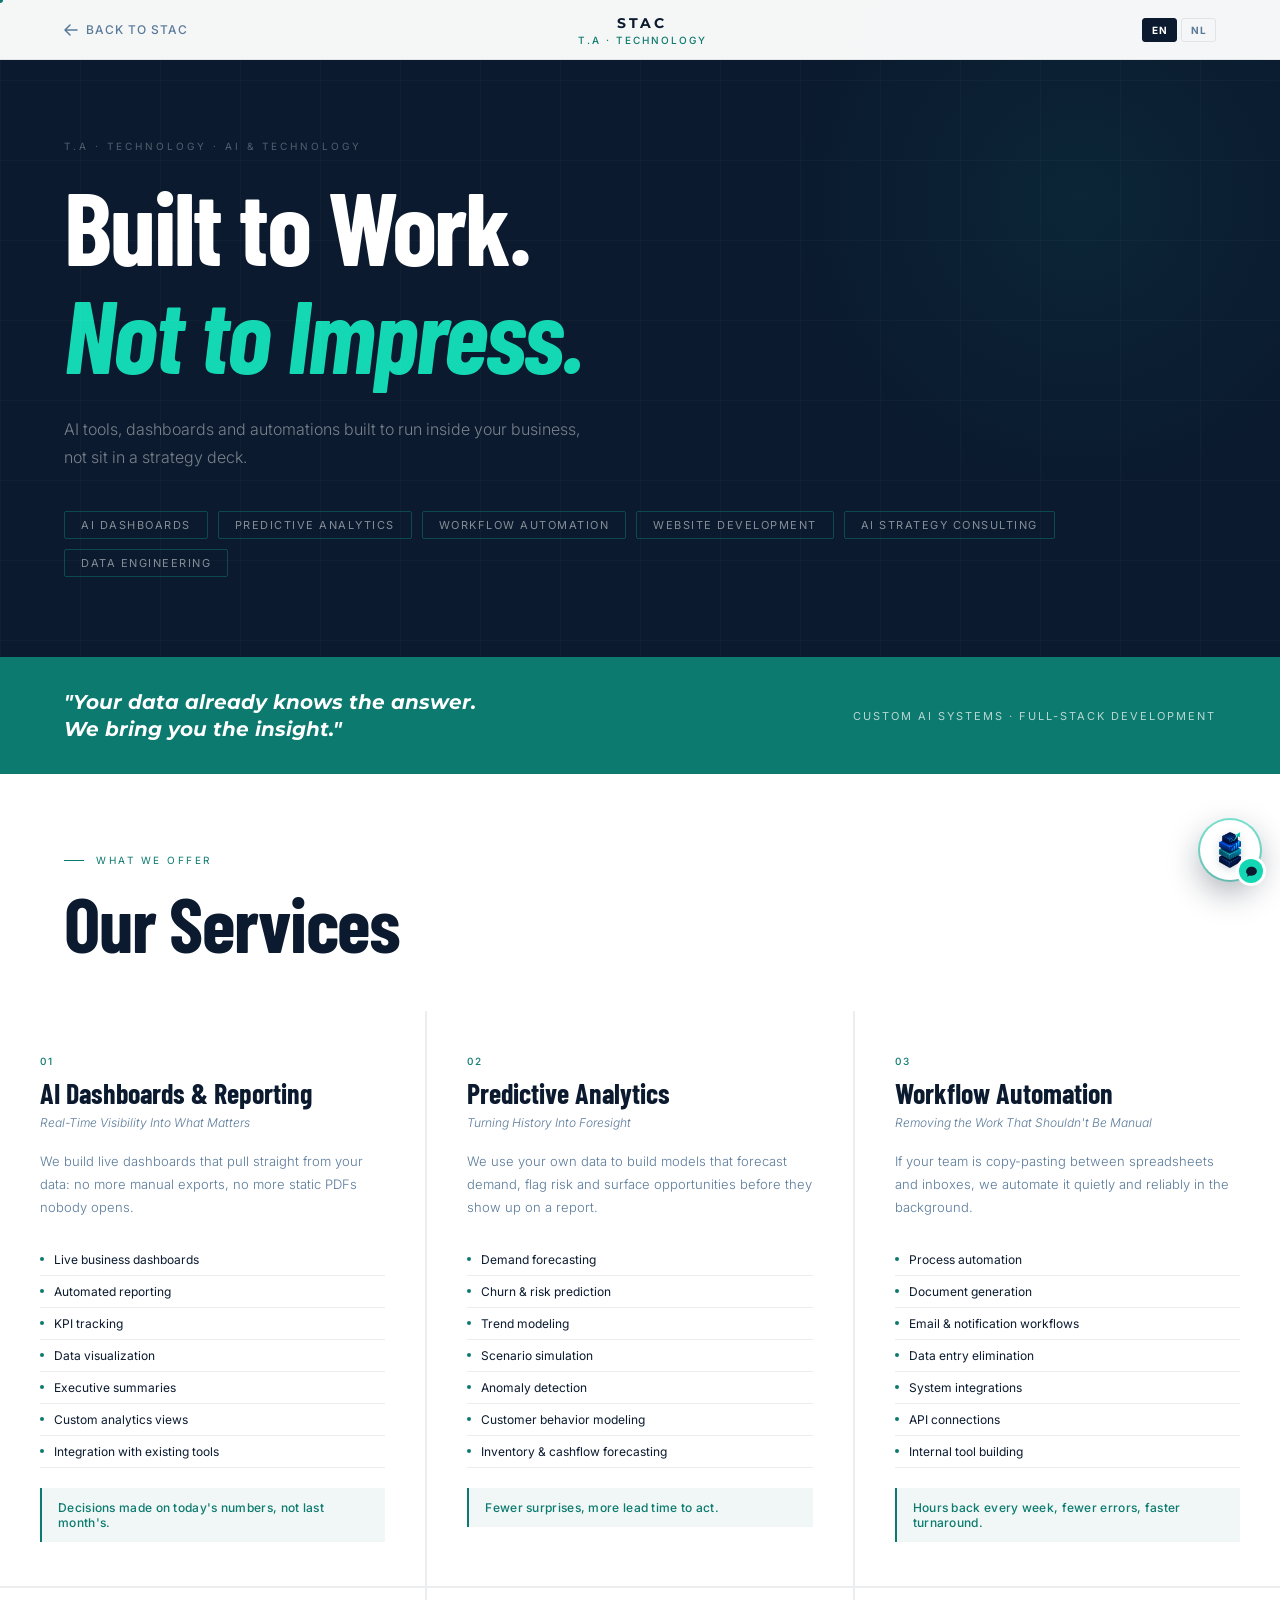
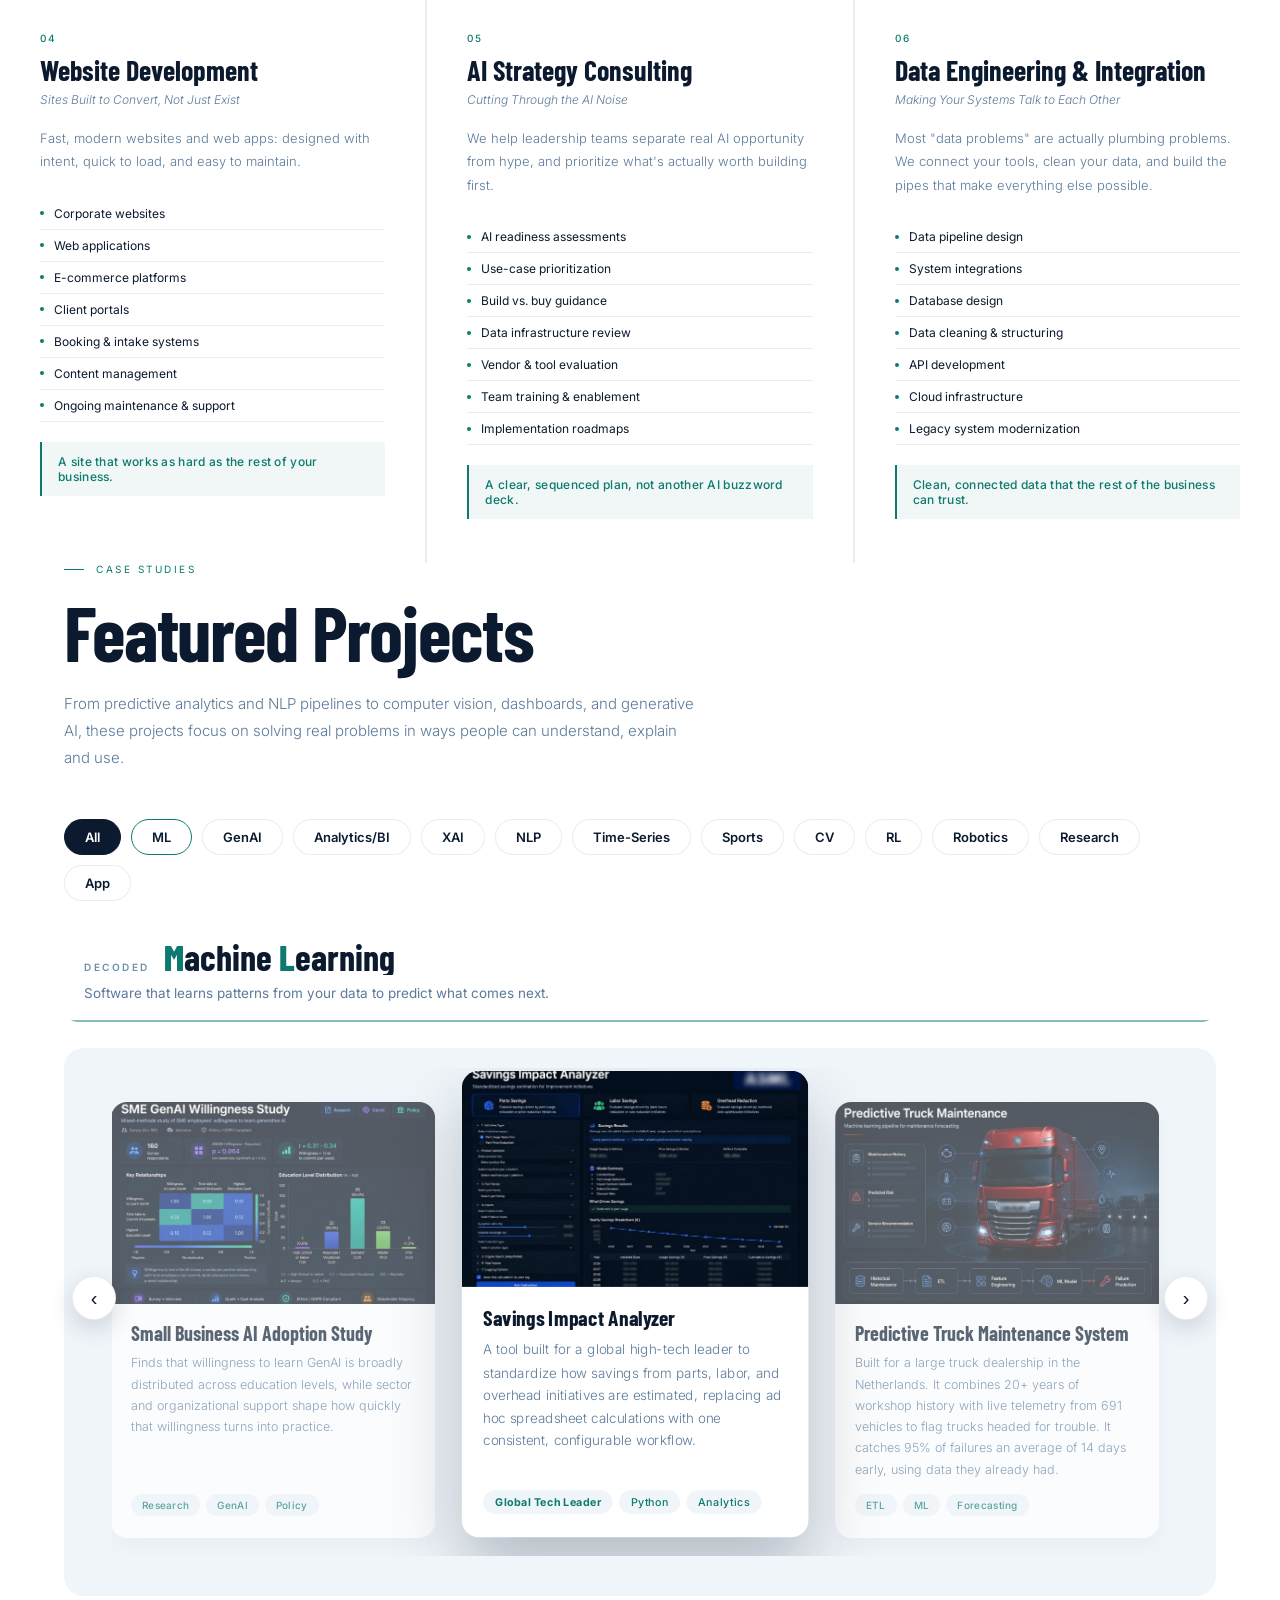
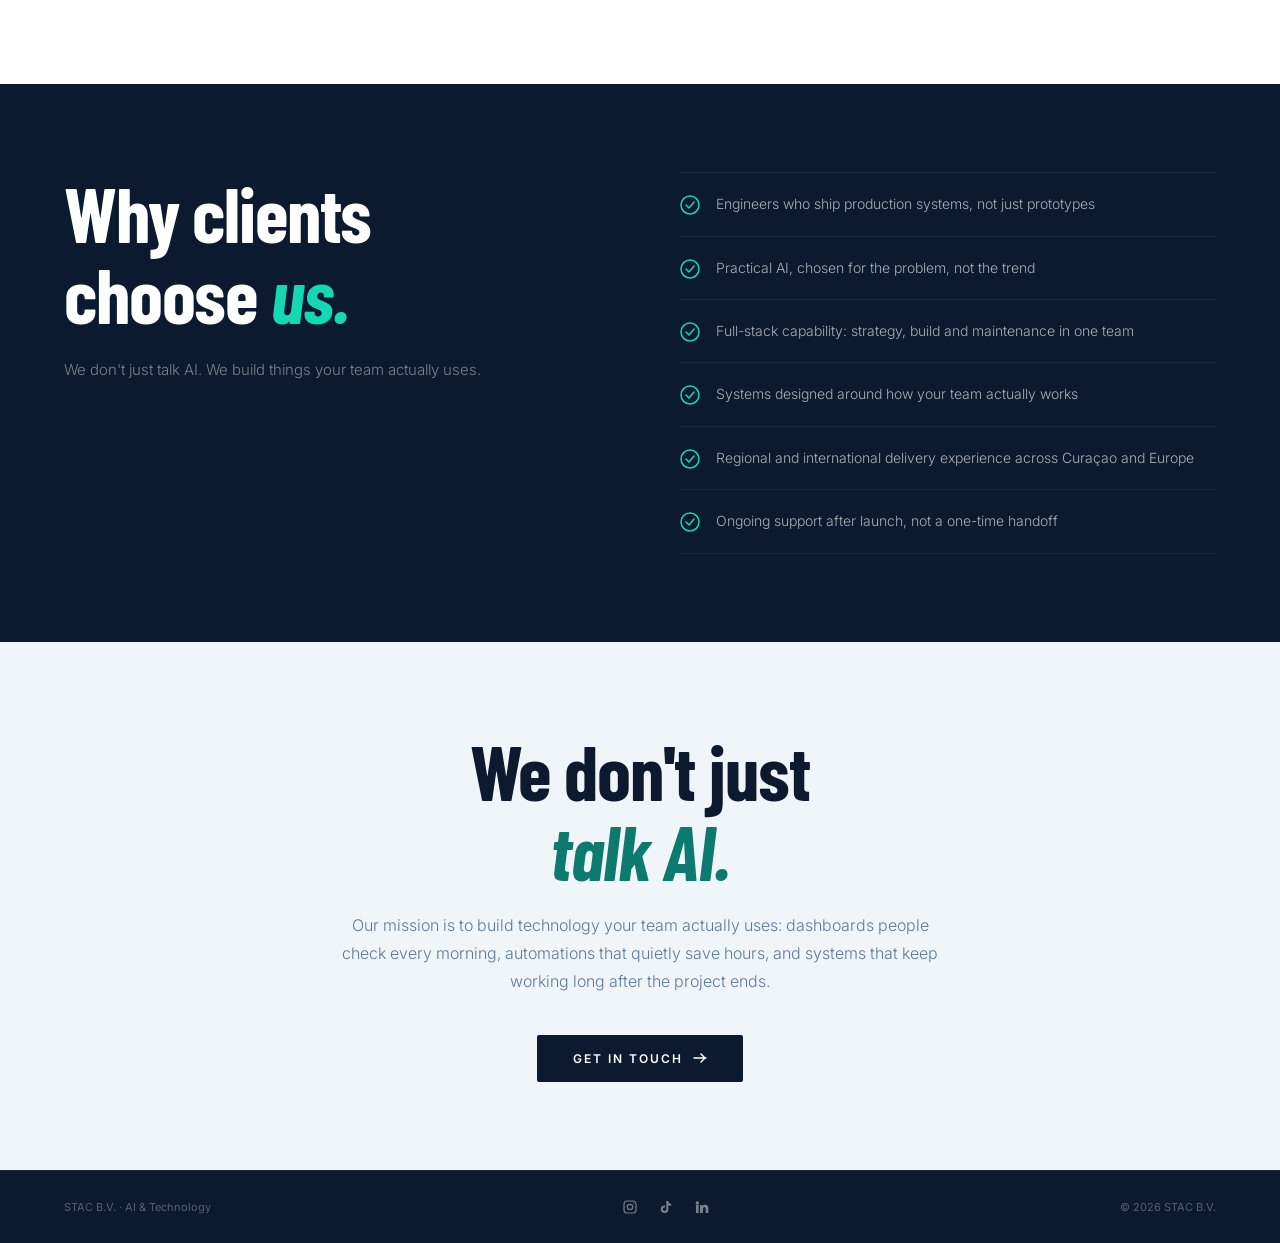
<file: ai-technology.html>
<!DOCTYPE html>
<html lang="en" data-nl-title="AI &amp; Technologie | STAC">
<head>
<script>document.documentElement.classList.add('js');</script>
<script src="assets/stac-lang.js"></script>
<script src="assets/stac-analytics.js"></script>
<link rel="stylesheet" href="assets/stac-chat.css"/>
<script src="assets/stac-chat-data.js" defer></script>
<script src="assets/stac-chat.js" defer></script>
<script src="assets/stac-carousel.js" defer></script>
<meta charset="UTF-8"/>
<meta name="viewport" content="width=device-width,initial-scale=1"/>
<meta name="description" content="AI tools, dashboards and automations built to run inside your business, not sit in a strategy deck. AI &amp; Technology by STAC."/>
<meta property="og:type" content="website"/>
<meta property="og:site_name" content="STAC"/>
<meta property="og:title" content="AI &amp; Technology | STAC"/>
<meta property="og:description" content="AI tools, dashboards and automations built to run inside your business, not sit in a strategy deck. AI &amp; Technology by STAC."/>
<meta property="og:url" content="https://stacinternational.com/ai-technology.html"/>
<meta property="og:image" content="https://stacinternational.com/logo/logo.png"/>
<meta name="twitter:card" content="summary"/>
<title>AI & Technology | STAC</title>
<link rel="icon" type="image/png" href="logo/icon.png"/>
<link href="https://fonts.googleapis.com/css2?family=Montserrat:ital,wght@0,500;0,600;0,700;1,600;1,700&family=Inter:wght@300;400;500;600&family=Barlow+Condensed:ital,wght@0,500;0,600;0,700;0,800;1,500;1,600;1,700;1,800&display=swap" rel="stylesheet"/>
<style>
*{margin:0;padding:0;box-sizing:border-box;}
html,body{width:100%;overflow-x:hidden;}
:root{
  --navy:#0B1A2E;
  --navy2:#0F2540;
  --teal:#0C7A6E;
  --teal2:#14D8B4;
  --white:#FFFFFF;
  --off:#F0F5FA;
  --text:#0B1A2E;
  --muted:#5A7A9A;
  --border:rgba(11,26,46,0.08);
  --gold:#F59E0B;
}
body{background:var(--white);color:var(--text);font-family:'Inter',sans-serif;cursor:none;}
#cur{position:fixed;width:6px;height:6px;background:var(--teal);border-radius:50%;pointer-events:none;z-index:9999;transform:translate(-50%,-50%);transition:width .3s,height .3s,background .3s;}
#cur.big{width:40px;height:40px;background:transparent;border:1px solid rgba(12,122,110,0.5);}

/* NAV */
nav{position:fixed;top:0;left:0;right:0;z-index:100;display:flex;align-items:center;justify-content:space-between;padding:0 64px;height:60px;background:rgba(255,255,255,0.96);backdrop-filter:blur(12px);border-bottom:1px solid var(--border);}
.nav-back{display:flex;align-items:center;gap:8px;font-size:12px;font-weight:500;letter-spacing:1px;text-transform:uppercase;color:var(--muted);text-decoration:none;transition:color .2s;}
.nav-back:hover{color:var(--navy);}
.nav-back svg{transition:transform .2s;}
.nav-back:hover svg{transform:translateX(-3px);}
.nav-logo{font-family:'Montserrat',sans-serif;font-weight:700;font-size:14.4px;letter-spacing:3px;color:var(--navy);}
.nav-tag{font-size:10px;letter-spacing:2px;text-transform:uppercase;color:var(--teal);font-weight:500;}
.nav-center{display:flex;flex-direction:column;align-items:center;gap:2px;}
.nav-spacer{width:120px;display:flex;justify-content:flex-end;}
.lang-toggle{display:flex;gap:4px;}
.lb{padding:5px 9px;font-size:10px;font-weight:700;letter-spacing:.5px;border:1px solid var(--border);border-radius:3px;background:transparent;color:var(--muted);cursor:pointer;font-family:'Inter',sans-serif;transition:background .2s,color .2s;}
.lb.on{background:var(--navy);border-color:var(--navy);color:#fff;}

/* HERO */
.hero{background:var(--navy);padding:140px 64px 80px;position:relative;overflow:hidden;}
.hero-orb{position:absolute;width:600px;height:600px;border-radius:50%;background:radial-gradient(circle,rgba(12,122,110,.12) 0%,transparent 70%);top:-100px;right:-100px;animation:orb 10s ease-in-out infinite;}
@keyframes orb{0%,100%{transform:translate(0,0);}50%{transform:translate(-30px,30px);}}
.hero-grid{position:absolute;inset:0;background-image:linear-gradient(rgba(255,255,255,.025) 1px,transparent 1px),linear-gradient(90deg,rgba(255,255,255,.025) 1px,transparent 1px);background-size:80px 80px;pointer-events:none;}
.hero-label{font-size:10px;letter-spacing:3px;text-transform:uppercase;color:rgba(255,255,255,0.3);margin-bottom:20px;}
.hero-h1{font-family:'Barlow Condensed',sans-serif;font-weight:700;font-size:clamp(30px,8vw,112px);line-height:1.05;letter-spacing:-.02em;color:#fff;margin-bottom:12px;}
.hero-h1 em{font-style:italic;color:var(--teal2);}
.hero-sub{font-size:16px;color:rgba(255,255,255,0.45);font-weight:300;line-height:1.75;max-width:520px;margin-top:28px;}
.hero-tags{display:flex;flex-wrap:wrap;gap:10px;margin-top:40px;}
.hero-tag{padding:6px 16px;border:1px solid rgba(20,216,180,0.25);border-radius:2px;font-size:11px;letter-spacing:1.5px;text-transform:uppercase;color:rgba(255,255,255,0.5);}

/* INTRO STRIP */
.intro{background:var(--teal);padding:32px 64px;display:flex;align-items:center;justify-content:space-between;gap:40px;}
.intro-text{font-family:'Montserrat',sans-serif;font-size:20.4px;font-weight:700;font-style:italic;color:#fff;max-width:600px;line-height:1.3;}
.intro-badge{font-size:11px;letter-spacing:2px;text-transform:uppercase;color:rgba(255,255,255,0.7);white-space:nowrap;}

/* SECTIONS */
.section{padding:88px 64px;}
.s-label{font-size:10px;letter-spacing:2.5px;text-transform:uppercase;color:var(--teal);margin-bottom:16px;display:flex;align-items:center;gap:12px;}
.s-label::before{content:'';width:20px;height:1px;background:var(--teal);}
.s-h2{font-family:'Barlow Condensed',sans-serif;font-weight:700;font-size:clamp(32px,6vw,80px);line-height:1.05;letter-spacing:-.015em;color:var(--navy);margin-bottom:48px;}

/* SERVICE CARDS */
.services-grid{display:grid;grid-template-columns:repeat(3,1fr);gap:2px;background:var(--border);}
.svc-card{background:var(--white);padding:44px 40px;transition:background .2s;}
.svc-card:hover{background:var(--off);}
.svc-icon{width:44px;height:44px;border-radius:8px;background:rgba(12,122,110,0.08);display:flex;align-items:center;justify-content:center;margin-bottom:28px;}
.svc-icon svg{width:20px;height:20px;stroke:var(--teal);fill:none;stroke-width:1.5;stroke-linecap:round;stroke-linejoin:round;}
.svc-num{font-size:10px;letter-spacing:2px;text-transform:uppercase;color:var(--teal);margin-bottom:12px;font-weight:500;}
.svc-title{font-family:'Barlow Condensed',sans-serif;font-size:28px;font-weight:700;color:var(--navy);line-height:1;margin-bottom:8px;}
.svc-subtitle{font-size:12px;color:var(--muted);font-style:italic;margin-bottom:20px;font-weight:300;}
.svc-body{font-size:13px;color:var(--muted);line-height:1.8;font-weight:300;margin-bottom:24px;}
.svc-list{list-style:none;display:flex;flex-direction:column;gap:0;}
.svc-list li{font-size:12px;color:var(--text);padding:8px 0 8px 14px;border-bottom:1px solid var(--border);position:relative;font-weight:400;}
.svc-list li::before{content:'';position:absolute;left:0;top:50%;transform:translateY(-50%);width:4px;height:4px;border-radius:50%;background:var(--teal);}
.svc-outcome{margin-top:20px;padding:12px 16px;background:rgba(12,122,110,0.06);border-left:2px solid var(--teal);font-size:12px;color:var(--teal);font-weight:500;letter-spacing:.3px;}

/* WHY SECTION */
.why{background:var(--navy);padding:88px 64px;}
.why-grid{display:grid;grid-template-columns:1fr 1fr;gap:80px;align-items:start;}
.why-left{}
.why-h2{font-family:'Barlow Condensed',sans-serif;font-weight:700;font-size:clamp(32px,6vw,80px);line-height:1.05;letter-spacing:-.015em;color:#fff;margin-bottom:8px;}
.why-h2 em{font-style:italic;color:var(--teal2);}
.why-sub{font-size:15px;color:rgba(255,255,255,0.45);font-weight:300;line-height:1.75;max-width:440px;margin-top:24px;}
.why-list{display:flex;flex-direction:column;gap:0;border-top:1px solid rgba(255,255,255,0.08);}
.why-item{padding:20px 0;border-bottom:1px solid rgba(255,255,255,0.06);display:flex;align-items:flex-start;gap:16px;}
.why-check{width:20px;height:20px;flex-shrink:0;margin-top:2px;}
.why-text{font-size:14px;color:rgba(255,255,255,0.65);font-weight:300;line-height:1.6;}

/* VALUE PROP */
.value{background:var(--off);padding:88px 64px;text-align:center;}
.value-h2{font-family:'Barlow Condensed',sans-serif;font-weight:700;font-size:clamp(32px,6vw,80px);line-height:1.05;letter-spacing:-.015em;color:var(--navy);margin-bottom:12px;}
.value-h2 em{font-style:italic;color:var(--teal);}
.value-sub{font-size:16px;color:var(--muted);font-weight:300;line-height:1.75;max-width:600px;margin:20px auto 40px;}
.value-cta{display:inline-flex;align-items:center;gap:10px;padding:16px 36px;background:var(--navy);color:#fff;font-size:12px;font-weight:600;letter-spacing:2px;text-transform:uppercase;text-decoration:none;border-radius:2px;transition:opacity .2s;}
.value-cta:hover{opacity:.85;}

/* FOOTER */
footer{background:var(--navy);padding:24px 64px;display:flex;justify-content:space-between;align-items:center;border-top:1px solid rgba(255,255,255,0.06);}
.f-left{font-size:11px;color:rgba(255,255,255,0.3);}
.f-right{font-size:11px;color:rgba(255,255,255,0.3);}
.f-social{display:flex;gap:12px;}
.f-social a{color:rgba(255,255,255,0.45);display:inline-flex;padding:4px;transition:color .2s;}
.f-social a:hover{color:#fff;}

/* REVEAL */
html.js .rv{opacity:0;transform:translateY(24px);transition:opacity .7s ease,transform .7s ease;}
html.js .rv.in{opacity:1;transform:none;}
html.js .rv2{opacity:0;transform:translateY(24px);transition:opacity .7s ease .15s,transform .7s ease .15s;}
html.js .rv2.in{opacity:1;transform:none;}

@media(max-width:900px){
  nav{padding:0 16px;}
  .nav-back-label{display:none;}
  .nav-spacer{width:auto;}
  .lb{padding:4px 7px;font-size:9px;}
  .nav-tag{display:none;}
  .hero,.section,.why,.value{padding-left:24px;padding-right:24px;}
  .hero-h1{line-height:1.08;letter-spacing:-1px;}
  .intro{flex-direction:column;gap:16px;padding:24px;}
  .intro-badge{white-space:normal;text-align:center;}
  .services-grid{grid-template-columns:1fr;}
  .why-grid{grid-template-columns:1fr;}
  footer{flex-direction:column;gap:12px;text-align:center;padding:24px;}
  body{cursor:auto;}#cur{display:none;}
}

/* FEATURED PROJECTS */
.fp-hero{display:grid;grid-template-columns:1.3fr 1fr;gap:48px;align-items:center;margin-bottom:64px;}
.fp-carousel{position:relative;border-radius:14px;overflow:hidden;background:var(--navy);box-shadow:0 24px 60px rgba(11,26,46,.18);aspect-ratio:16/11;}
.fp-track{display:flex;height:100%;transition:transform .6s cubic-bezier(.65,0,.35,1);}
.fp-slide{flex:0 0 100%;height:100%;padding:20px;}
.fp-window{width:100%;height:100%;background:linear-gradient(160deg,#102845,#0B1A2E);border:1px solid rgba(255,255,255,.08);border-radius:10px;padding:22px 24px;display:flex;flex-direction:column;color:#fff;overflow:hidden;}
.fp-winbar{display:flex;align-items:center;gap:6px;margin-bottom:18px;flex-shrink:0;}
.fp-winbar span{width:7px;height:7px;border-radius:50%;background:rgba(255,255,255,.2);}
.fp-winbar-title{margin-left:10px;font-size:10px;letter-spacing:1.5px;text-transform:uppercase;color:rgba(255,255,255,.4);}
.fp-note{font-size:11px;line-height:1.6;color:rgba(255,255,255,.55);background:rgba(34,211,238,.08);border:1px solid rgba(34,211,238,.15);padding:10px 12px;border-radius:6px;margin-bottom:20px;}
.fp-h{font-family:'Barlow Condensed',sans-serif;font-size:19px;font-weight:700;letter-spacing:.3px;margin-bottom:14px;}
.fp-tiles{display:flex;gap:10px;flex-wrap:wrap;}
.fp-tile{flex:1;min-width:110px;background:rgba(255,255,255,.05);border:1px solid rgba(255,255,255,.1);border-radius:8px;padding:18px 10px;text-align:center;font-size:12px;color:rgba(255,255,255,.75);display:flex;flex-direction:column;align-items:center;gap:10px;}
.fp-tile svg{width:18px;height:18px;stroke:var(--teal2);fill:none;stroke-width:1.5;}
.fp-cols{display:grid;grid-template-columns:1fr 1fr;gap:14px 18px;}
.fp-field label{display:block;font-size:10px;letter-spacing:1px;text-transform:uppercase;color:rgba(255,255,255,.4);margin-bottom:7px;}
.fp-select,.fp-radio{font-size:12px;color:rgba(255,255,255,.75);background:rgba(255,255,255,.05);border:1px solid rgba(255,255,255,.1);border-radius:6px;padding:8px 10px;margin-bottom:6px;}
.fp-slider{height:5px;background:rgba(255,255,255,.12);border-radius:3px;margin-top:12px;position:relative;}
.fp-slider-fill{position:absolute;left:0;top:0;height:100%;width:55%;background:var(--teal2);border-radius:3px;}
.fp-slider-fill::after{content:'';position:absolute;right:-6px;top:50%;transform:translateY(-50%);width:12px;height:12px;border-radius:50%;background:#fff;box-shadow:0 0 0 3px rgba(34,211,238,.35);}
.fp-metrics{display:flex;gap:14px;margin-bottom:8px;}
.fp-metric{flex:1;background:rgba(255,255,255,.05);border:1px solid rgba(255,255,255,.1);border-radius:8px;padding:14px;}
.fp-metric-label{font-size:9.5px;letter-spacing:.5px;text-transform:uppercase;color:rgba(255,255,255,.4);margin-bottom:12px;}
.fp-blur-bar{height:16px;border-radius:4px;background:linear-gradient(90deg,rgba(34,211,238,.4),rgba(34,211,238,.12));}
.fp-check{font-size:12px;color:rgba(255,255,255,.7);padding:5px 0;}
.fp-check b{color:var(--teal2);margin-right:8px;}
.fp-chart{display:flex;align-items:flex-end;gap:10px;height:120px;margin:16px 0 10px;flex:1;}
.fp-bar{flex:1;background:linear-gradient(180deg,var(--teal2),var(--teal));border-radius:4px 4px 0 0;opacity:.9;}
.fp-chart-caption{font-size:10.5px;color:rgba(255,255,255,.4);font-style:italic;}
.fp-arrow{position:absolute;top:50%;transform:translateY(-50%);width:34px;height:34px;border-radius:50%;border:1px solid rgba(255,255,255,.18);background:rgba(11,26,46,.55);backdrop-filter:blur(6px);color:#fff;font-size:18px;line-height:1;display:flex;align-items:center;justify-content:center;cursor:pointer;transition:background .2s,border-color .2s;z-index:5;}
.fp-arrow:hover{background:rgba(34,211,238,.3);border-color:var(--teal2);}
.fp-arrow.prev{left:14px;}
.fp-arrow.next{right:14px;}
.fp-dots{position:absolute;bottom:14px;left:50%;transform:translateX(-50%);display:flex;gap:7px;z-index:5;}
.fp-dot{width:7px;height:7px;border-radius:50%;background:rgba(255,255,255,.3);cursor:pointer;transition:all .25s;border:none;padding:0;}
.fp-dot.active{background:var(--teal2);width:20px;border-radius:4px;}
.fp-info{display:flex;flex-direction:column;justify-content:center;}
.fp-tag{font-size:10px;letter-spacing:2px;text-transform:uppercase;color:var(--teal);margin-bottom:14px;font-weight:600;}
.fp-title{font-family:'Barlow Condensed',sans-serif;font-weight:700;font-size:clamp(28px,3vw,38px);color:var(--navy);margin-bottom:14px;line-height:1;}
.fp-desc{font-size:14px;color:var(--muted);line-height:1.8;font-weight:300;margin-bottom:24px;max-width:480px;}
.fp-stack{display:flex;flex-wrap:wrap;gap:8px;}
.fp-stack span{font-size:11px;padding:6px 12px;border:1px solid var(--border);border-radius:20px;color:var(--muted);letter-spacing:.3px;}
.fp-grid{display:grid;grid-template-columns:repeat(3,1fr);gap:24px;}
.fp-card{background:#fff;border:1px solid var(--border);border-radius:10px;overflow:hidden;transition:transform .25s,box-shadow .25s;}
.fp-card:hover{transform:translateY(-4px);box-shadow:0 16px 40px rgba(11,26,46,.12);}
.fp-card-img{width:100%;aspect-ratio:16/10;overflow:hidden;background:var(--off);}
.fp-card-img img{width:100%;height:100%;object-fit:cover;display:block;}
.fp-card-body{padding:20px 22px 24px;}
.fp-card-body h3{font-family:'Barlow Condensed',sans-serif;font-weight:700;font-size:20px;color:var(--navy);margin-bottom:8px;}
.fp-card-body p{font-size:12.5px;color:var(--muted);line-height:1.7;font-weight:300;margin-bottom:14px;}
.fp-tags span{font-size:10px;padding:4px 10px;background:var(--off);border-radius:14px;color:var(--teal);margin-right:6px;letter-spacing:.3px;display:inline-block;margin-bottom:4px;}
@media(prefers-reduced-motion:reduce){.fp-track{transition:none;}}
@media(max-width:900px){
  .fp-hero{grid-template-columns:1fr;gap:28px;}
  .fp-grid{grid-template-columns:1fr 1fr;}
}
@media(max-width:600px){
  .fp-grid{grid-template-columns:1fr;}
  .fp-metrics{flex-direction:column;}
  .fp-cols{grid-template-columns:1fr;}
  .fp-tiles{flex-direction:column;}
}


/* FEATURED PROJECTS - REAL IMAGES */
.fp-lede{font-size:15px;color:var(--muted);font-weight:300;line-height:1.8;max-width:640px;margin-top:-30px;margin-bottom:48px;}
.fp-media{position:relative;width:100%;height:100%;overflow:hidden;border-radius:12px;background:var(--navy);}
.fp-media img{width:100%;height:100%;object-fit:cover;display:block;animation:fpKen 18s ease-in-out infinite alternate;transform-origin:60% 30%;}
.fp-media:hover img{animation-play-state:paused;}
.fp-media::after{content:'';position:absolute;inset:0;box-shadow:inset 0 0 70px rgba(0,0,0,.3);pointer-events:none;border-radius:12px;}
@keyframes fpKen{0%{transform:scale(1);}100%{transform:scale(1.07);}}
.fp-card-img img{width:100%;height:100%;object-fit:cover;display:block;transition:transform .6s ease;}
.fp-card:hover .fp-card-img img{transform:scale(1.07);}


/* FEATURED PROJECTS CAROUSEL (all projects) */
.fp-lede{font-size:15px;color:var(--muted);font-weight:300;line-height:1.8;max-width:640px;margin-top:-30px;margin-bottom:48px;}
.fp-carousel2{position:relative;}
.fp-track2{display:flex;transition:transform .6s cubic-bezier(.65,0,.35,1);}
.fp-slide2{flex:0 0 100%;min-width:0;display:grid;grid-template-columns:1.3fr 1fr;gap:48px;align-items:center;padding:4px 58px;}
.fp-slide2-media{position:relative;border-radius:14px;overflow:hidden;aspect-ratio:16/11;box-shadow:0 30px 70px rgba(11,26,46,.22);background:var(--navy);}
.fp-slide2-media img{width:100%;height:100%;object-fit:cover;display:block;animation:fpKen 20s ease-in-out infinite alternate;transform-origin:60% 30%;}
.fp-carousel2:hover .fp-slide2-media img{animation-play-state:paused;}
.fp-slide2-media::after{content:'';position:absolute;inset:0;box-shadow:inset 0 0 70px rgba(0,0,0,.3);pointer-events:none;border-radius:14px;}
@keyframes fpKen{0%{transform:scale(1);}100%{transform:scale(1.07);}}
.fp-slide2-body{display:flex;flex-direction:column;justify-content:center;}
.fp-tag-row{display:flex;flex-wrap:wrap;gap:8px;margin-bottom:16px;}
.fp-tag-co{font-size:11px;padding:6px 14px;border-radius:20px;background:var(--navy);color:#fff;letter-spacing:.5px;font-weight:600;}
.fp-tag-pill{font-size:11px;padding:6px 14px;border-radius:20px;background:var(--off);color:var(--teal);letter-spacing:.3px;font-weight:500;}
.fp-title2{font-family:'Barlow Condensed',sans-serif;font-weight:700;font-size:clamp(26px,3vw,38px);color:var(--navy);margin-bottom:14px;line-height:1;}
.fp-desc2{font-size:14px;color:var(--muted);line-height:1.8;font-weight:300;max-width:480px;}
.fp-arrow2{position:absolute;top:42%;transform:translateY(-50%);width:44px;height:44px;border-radius:50%;border:1px solid var(--border);background:#fff;color:var(--navy);font-size:20px;line-height:1;display:flex;align-items:center;justify-content:center;cursor:pointer;box-shadow:0 8px 24px rgba(11,26,46,.14);transition:background .2s,color .2s;z-index:5;}
.fp-arrow2:hover{background:var(--navy);color:#fff;}
.fp-arrow2.prev{left:-6px;}
.fp-arrow2.next{right:-6px;}
.fp-dots2{display:flex;justify-content:center;flex-wrap:wrap;gap:8px;margin-top:32px;}
.fp-dot2{width:8px;height:8px;border-radius:50%;background:var(--border);cursor:pointer;transition:all .25s;border:none;padding:0;}
.fp-dot2.active{background:var(--teal);width:22px;border-radius:4px;}
@media(max-width:900px){
  .fp-slide2{grid-template-columns:1fr;gap:24px;padding:4px 44px;}
  .fp-arrow2{width:36px;height:36px;font-size:16px;}
}
@media(max-width:600px){
  .fp-slide2{padding:4px 32px;}
  .fp-arrow2.prev{left:-8px;}
  .fp-arrow2.next{right:-8px;}
}


/* FEATURED PROJECTS - 3-UP CAROUSEL */
.fp-lede{font-size:15px;color:var(--muted);font-weight:300;line-height:1.8;max-width:640px;margin-top:-30px;margin-bottom:48px;}
.fp-carousel3{position:relative;background:var(--off);border-radius:20px;padding:20px 48px 40px;}
.fp-viewport3{overflow:hidden;}
.fp-track3{display:flex;transition:transform .6s cubic-bezier(.65,0,.35,1);padding:34px 4px 18px;}
.fp-card3{flex:0 0 calc(33.333% - 25.33px);margin-right:38px;background:#fff;border-radius:16px;overflow:hidden;box-shadow:0 8px 24px rgba(11,26,46,.06);display:flex;flex-direction:column;}
.fp-card3-img{position:relative;aspect-ratio:16/10;overflow:hidden;background:var(--navy);}
.fp-card3-img img{width:100%;height:100%;object-fit:cover;display:block;transition:transform .6s ease;}
.fp-card3:hover .fp-card3-img img{transform:scale(1.06);}
.fp-card3-body{padding:18px 20px 22px;display:flex;flex-direction:column;flex:1;}
.fp-card3-body h3{font-family:'Barlow Condensed',sans-serif;font-weight:700;font-size:20px;color:var(--navy);margin-bottom:8px;line-height:1.1;}
.fp-card3-body p{font-size:12.5px;color:var(--muted);line-height:1.7;font-weight:300;margin-bottom:14px;flex:1;}
.fp-tags3{display:flex;flex-wrap:wrap;gap:6px;}
.fp-tags3 span{font-size:10px;padding:5px 11px;background:var(--off);border-radius:14px;color:var(--teal);letter-spacing:.3px;font-weight:500;}
.fp-tags3 span.co{font-weight:700;}
.fp-arrow3{position:absolute;top:calc(50% - 24px);transform:translateY(-50%);width:44px;height:44px;border-radius:50%;background:#fff;border:1px solid var(--border);color:var(--navy);display:flex;align-items:center;justify-content:center;font-size:20px;line-height:1;cursor:pointer;box-shadow:0 8px 24px rgba(11,26,46,.16);z-index:5;transition:background .2s,color .2s;}
.fp-arrow3:hover{background:var(--navy);color:#fff;}
.fp-arrow3.prev{left:8px;}
.fp-arrow3.next{right:8px;}
@media(max-width:900px){
  .fp-card3{flex-basis:calc(50% - 14px);margin-right:28px;}
  .fp-carousel3{padding:18px 44px 36px;}
}
@media(max-width:600px){
  .fp-card3{flex-basis:100%;margin-right:0;}
  .fp-carousel3{padding:16px 40px 32px;}
  .fp-arrow3.prev{left:2px;}
  .fp-arrow3.next{right:2px;}
}


/* FEATURED PROJECTS - FILTERS + CENTER EMPHASIS */
.fp-filters{display:flex;flex-wrap:wrap;gap:10px;margin-bottom:28px;}
.fp-filter-btn{padding:9px 20px;border-radius:24px;border:1.5px solid var(--border);background:#fff;color:var(--navy);font-size:13px;font-weight:600;cursor:pointer;transition:all .2s;white-space:nowrap;font-family:'Inter',sans-serif;}
.fp-filter-btn:hover{border-color:var(--teal);}
.fp-filter-btn.active{background:var(--navy);border-color:var(--navy);color:#fff;}
.fp-card3{transition:transform .4s ease,opacity .4s ease,box-shadow .4s ease;opacity:.65;}
.fp-card3.is-center{opacity:1;transform:translateY(-16px) scale(1.07);box-shadow:0 32px 64px rgba(11,26,46,.26);z-index:2;position:relative;}

</style>
</head>
<body>
<div id="cur"></div>

<nav>
  <a class="nav-back" href="index.html">
    <svg width="14" height="14" viewBox="0 0 14 14" fill="none"><path d="M13 7H1M6 2L1 7l5 5" stroke="currentColor" stroke-width="1.5" stroke-linecap="round" stroke-linejoin="round"/></svg>
    <span class="nav-back-label" data-nl="Terug naar STAC">Back to STAC</span>
  </a>
  <div class="nav-center">
    <div class="nav-logo">STAC</div>
    <div class="nav-tag" data-nl="T.A · Technologie">T.A · Technology</div>
  </div>
  <div class="nav-spacer">
    <div class="lang-toggle">
      <button class="lb" id="ben">EN</button>
      <button class="lb" id="bnl">NL</button>
    </div>
  </div>
</nav>

<!-- HERO -->
<div class="hero">
  <div class="hero-orb"></div>
  <div class="hero-grid"></div>
  <div class="hero-label" data-nl="T.A · Technologie · AI &amp; Technologie">T.A · Technology · AI & Technology</div>
  <h1 class="hero-h1" data-nl="Gebouwd om te Werken.&lt;br/&gt;&lt;em&gt;Niet om te Imponeren.&lt;/em&gt;">Built to Work.<br/><em>Not to Impress.</em></h1>
  <p class="hero-sub" data-nl="AI-tools, dashboards en automatiseringen gebouwd om in uw bedrijf te draaien, niet om in een strategiedocument te blijven staan.">AI tools, dashboards and automations built to run inside your business, not sit in a strategy deck.</p>
  <div class="hero-tags" data-nl="&lt;span class=&quot;hero-tag&quot;&gt;AI-dashboards&lt;/span&gt;&lt;span class=&quot;hero-tag&quot;&gt;Voorspellende Analyse&lt;/span&gt;&lt;span class=&quot;hero-tag&quot;&gt;Workflowautomatisering&lt;/span&gt;&lt;span class=&quot;hero-tag&quot;&gt;Websiteontwikkeling&lt;/span&gt;&lt;span class=&quot;hero-tag&quot;&gt;AI-strategieadvies&lt;/span&gt;&lt;span class=&quot;hero-tag&quot;&gt;Data-engineering&lt;/span&gt;">
    <span class="hero-tag">AI Dashboards</span>
    <span class="hero-tag">Predictive Analytics</span>
    <span class="hero-tag">Workflow Automation</span>
    <span class="hero-tag">Website Development</span>
    <span class="hero-tag">AI Strategy Consulting</span>
    <span class="hero-tag">Data Engineering</span>
  </div>
</div>

<!-- INTRO STRIP -->
<div class="intro">
  <div class="intro-text" data-nl="&quot;Uw data weet het antwoord al.&lt;br/&gt;Wij brengen u het inzicht.&quot;">"Your data already knows the answer.<br/>We bring you the insight."</div>
  <div class="intro-badge" data-nl="AI-systemen op Maat · Full-Stack Ontwikkeling">Custom AI Systems · Full-Stack Development</div>
</div>

<!-- SERVICES -->
<div class="section" style="background:#fff;padding-top:80px;padding-bottom:0;">
  <div class="rv">
    <div class="s-label" data-nl="Wat wij bieden">What we offer</div>
    <h2 class="s-h2" data-nl="Onze Diensten">Our Services</h2>
  </div>
</div>
<div class="services-grid rv">

  <!-- 1 AI Dashboards & Reporting -->
  <div class="svc-card">
    <div class="svc-num">01</div>
    <div class="svc-title" data-nl="AI-dashboards &amp; Rapportage">AI Dashboards & Reporting</div>
    <div class="svc-subtitle" data-nl="Realtime Inzicht in Wat Ertoe Doet">Real-Time Visibility Into What Matters</div>
    <p class="svc-body" data-nl="Wij bouwen live dashboards die rechtstreeks uit uw data putten: geen handmatige exports meer, geen statische pdf's die niemand opent.">We build live dashboards that pull straight from your data: no more manual exports, no more static PDFs nobody opens.</p>
    <ul class="svc-list" data-nl="&lt;li&gt;Live bedrijfsdashboards&lt;/li&gt;&lt;li&gt;Geautomatiseerde rapportage&lt;/li&gt;&lt;li&gt;KPI-tracking&lt;/li&gt;&lt;li&gt;Datavisualisatie&lt;/li&gt;&lt;li&gt;Directiesamenvattingen&lt;/li&gt;&lt;li&gt;Aangepaste analyseweergaven&lt;/li&gt;&lt;li&gt;Integratie met bestaande tools&lt;/li&gt;">
      <li>Live business dashboards</li>
      <li>Automated reporting</li>
      <li>KPI tracking</li>
      <li>Data visualization</li>
      <li>Executive summaries</li>
      <li>Custom analytics views</li>
      <li>Integration with existing tools</li>
    </ul>
    <div class="svc-outcome" data-nl="Beslissingen gebaseerd op de cijfers van vandaag, niet die van vorige maand.">Decisions made on today's numbers, not last month's.</div>
  </div>

  <!-- 2 Predictive Analytics -->
  <div class="svc-card">
    <div class="svc-num">02</div>
    <div class="svc-title" data-nl="Voorspellende Analyse">Predictive Analytics</div>
    <div class="svc-subtitle" data-nl="Geschiedenis Omzetten in Vooruitzicht">Turning History Into Foresight</div>
    <p class="svc-body" data-nl="Wij gebruiken uw eigen data om modellen te bouwen die vraag voorspellen, risico's signaleren en kansen zichtbaar maken voordat ze in een rapport verschijnen.">We use your own data to build models that forecast demand, flag risk and surface opportunities before they show up on a report.</p>
    <ul class="svc-list" data-nl="&lt;li&gt;Vraagvoorspelling&lt;/li&gt;&lt;li&gt;Verloop- &amp; risicovoorspelling&lt;/li&gt;&lt;li&gt;Trendmodellering&lt;/li&gt;&lt;li&gt;Scenariosimulatie&lt;/li&gt;&lt;li&gt;Anomaliedetectie&lt;/li&gt;&lt;li&gt;Klantgedragmodellering&lt;/li&gt;&lt;li&gt;Voorraad- &amp; cashflowprognoses&lt;/li&gt;">
      <li>Demand forecasting</li>
      <li>Churn & risk prediction</li>
      <li>Trend modeling</li>
      <li>Scenario simulation</li>
      <li>Anomaly detection</li>
      <li>Customer behavior modeling</li>
      <li>Inventory & cashflow forecasting</li>
    </ul>
    <div class="svc-outcome" data-nl="Minder verrassingen, meer tijd om te handelen.">Fewer surprises, more lead time to act.</div>
  </div>

  <!-- 3 Workflow Automation -->
  <div class="svc-card">
    <div class="svc-num">03</div>
    <div class="svc-title" data-nl="Workflowautomatisering">Workflow Automation</div>
    <div class="svc-subtitle" data-nl="Werk Wegnemen Dat Niet Handmatig Zou Moeten Zijn">Removing the Work That Shouldn't Be Manual</div>
    <p class="svc-body" data-nl="Als uw team aan het kopiëren en plakken is tussen spreadsheets en inboxen, automatiseren wij dat stil en betrouwbaar op de achtergrond.">If your team is copy-pasting between spreadsheets and inboxes, we automate it quietly and reliably in the background.</p>
    <ul class="svc-list" data-nl="&lt;li&gt;Procesautomatisering&lt;/li&gt;&lt;li&gt;Documentgeneratie&lt;/li&gt;&lt;li&gt;E-mail- en meldingsworkflows&lt;/li&gt;&lt;li&gt;Elimineren van handmatige data-invoer&lt;/li&gt;&lt;li&gt;Systeemintegraties&lt;/li&gt;&lt;li&gt;API-koppelingen&lt;/li&gt;&lt;li&gt;Bouw van interne tools&lt;/li&gt;">
      <li>Process automation</li>
      <li>Document generation</li>
      <li>Email & notification workflows</li>
      <li>Data entry elimination</li>
      <li>System integrations</li>
      <li>API connections</li>
      <li>Internal tool building</li>
    </ul>
    <div class="svc-outcome" data-nl="Elke week uren terug, minder fouten, snellere doorlooptijd.">Hours back every week, fewer errors, faster turnaround.</div>
  </div>

  <!-- 4 Website Development -->
  <div class="svc-card">
    <div class="svc-num">04</div>
    <div class="svc-title" data-nl="Websiteontwikkeling">Website Development</div>
    <div class="svc-subtitle" data-nl="Websites Gebouwd om te Converteren, Niet Alleen om te Bestaan">Sites Built to Convert, Not Just Exist</div>
    <p class="svc-body" data-nl="Snelle, moderne websites en webapplicaties: doelgericht ontworpen, snel ladend en eenvoudig te onderhouden.">Fast, modern websites and web apps: designed with intent, quick to load, and easy to maintain.</p>
    <ul class="svc-list" data-nl="&lt;li&gt;Bedrijfswebsites&lt;/li&gt;&lt;li&gt;Webapplicaties&lt;/li&gt;&lt;li&gt;E-commerceplatforms&lt;/li&gt;&lt;li&gt;Klantportalen&lt;/li&gt;&lt;li&gt;Boekings- en intakesystemen&lt;/li&gt;&lt;li&gt;Contentbeheer&lt;/li&gt;&lt;li&gt;Doorlopend onderhoud &amp; support&lt;/li&gt;">
      <li>Corporate websites</li>
      <li>Web applications</li>
      <li>E-commerce platforms</li>
      <li>Client portals</li>
      <li>Booking & intake systems</li>
      <li>Content management</li>
      <li>Ongoing maintenance & support</li>
    </ul>
    <div class="svc-outcome" data-nl="Een site die net zo hard werkt als de rest van uw bedrijf.">A site that works as hard as the rest of your business.</div>
  </div>

  <!-- 5 AI Strategy Consulting -->
  <div class="svc-card">
    <div class="svc-num">05</div>
    <div class="svc-title" data-nl="AI-strategieadvies">AI Strategy Consulting</div>
    <div class="svc-subtitle" data-nl="Duidelijkheid Scheppen in de AI-ruis">Cutting Through the AI Noise</div>
    <p class="svc-body" data-nl="Wij helpen directieteams echte AI-kansen te onderscheiden van hype, en te prioriteren wat het eerst de moeite waard is om te bouwen.">We help leadership teams separate real AI opportunity from hype, and prioritize what's actually worth building first.</p>
    <ul class="svc-list" data-nl="&lt;li&gt;AI-gereedheidsbeoordelingen&lt;/li&gt;&lt;li&gt;Prioritering van use cases&lt;/li&gt;&lt;li&gt;Advies bouwen vs. kopen&lt;/li&gt;&lt;li&gt;Beoordeling data-infrastructuur&lt;/li&gt;&lt;li&gt;Evaluatie leveranciers &amp; tools&lt;/li&gt;&lt;li&gt;Teamtraining &amp; begeleiding&lt;/li&gt;&lt;li&gt;Implementatieroadmaps&lt;/li&gt;">
      <li>AI readiness assessments</li>
      <li>Use-case prioritization</li>
      <li>Build vs. buy guidance</li>
      <li>Data infrastructure review</li>
      <li>Vendor & tool evaluation</li>
      <li>Team training & enablement</li>
      <li>Implementation roadmaps</li>
    </ul>
    <div class="svc-outcome" data-nl="Een helder, gefaseerd plan, geen zoveelste AI-buzzworddocument.">A clear, sequenced plan, not another AI buzzword deck.</div>
  </div>

  <!-- 6 Data Engineering & Integration -->
  <div class="svc-card">
    <div class="svc-num">06</div>
    <div class="svc-title" data-nl="Data-engineering &amp; Integratie">Data Engineering & Integration</div>
    <div class="svc-subtitle" data-nl="Uw Systemen Met Elkaar Laten Communiceren">Making Your Systems Talk to Each Other</div>
    <p class="svc-body" data-nl="De meeste 'dataproblemen' zijn eigenlijk leidingproblemen. Wij koppelen uw tools, ruimen uw data op en bouwen de verbindingen die al het andere mogelijk maken.">Most "data problems" are actually plumbing problems. We connect your tools, clean your data, and build the pipes that make everything else possible.</p>
    <ul class="svc-list" data-nl="&lt;li&gt;Ontwerp datapijplijnen&lt;/li&gt;&lt;li&gt;Systeemintegraties&lt;/li&gt;&lt;li&gt;Databaseontwerp&lt;/li&gt;&lt;li&gt;Data-opschoning &amp; structurering&lt;/li&gt;&lt;li&gt;API-ontwikkeling&lt;/li&gt;&lt;li&gt;Cloudinfrastructuur&lt;/li&gt;&lt;li&gt;Modernisering legacysystemen&lt;/li&gt;">
      <li>Data pipeline design</li>
      <li>System integrations</li>
      <li>Database design</li>
      <li>Data cleaning & structuring</li>
      <li>API development</li>
      <li>Cloud infrastructure</li>
      <li>Legacy system modernization</li>
    </ul>
    <div class="svc-outcome" data-nl="Schone, gekoppelde data waar de rest van het bedrijf op kan vertrouwen.">Clean, connected data that the rest of the business can trust.</div>
  </div>

</div>


<!-- FEATURED PROJECTS -->
<div class="section" style="background:#fff;padding-top:0;">
  <div class="rv">
    <div class="s-label" data-nl="Praktijkvoorbeelden">Case Studies</div>
    <h2 class="s-h2" data-nl="Uitgelichte Projecten">Featured Projects</h2>
  </div>
  <p class="fp-lede rv" data-nl="Van voorspellende analyses en NLP-pipelines tot computer vision, dashboards en generatieve AI: deze projecten zijn gericht op het oplossen van echte problemen, op een manier die mensen kunnen begrijpen, uitleggen en gebruiken.">From predictive analytics and NLP pipelines to computer vision, dashboards, and generative AI, these projects focus on solving real problems in ways people can understand, explain and use.</p>

    <div class="fp-filters rv">
    <button class="fp-filter-btn active" data-filter="all" data-nl="Alle">All</button>
    <button class="fp-filter-btn" data-filter="ml">ML</button>
    <button class="fp-filter-btn" data-filter="genai">GenAI</button>
    <button class="fp-filter-btn" data-filter="analytics">Analytics/BI</button>
    <button class="fp-filter-btn" data-filter="xai">XAI</button>
    <button class="fp-filter-btn" data-filter="nlp">NLP</button>
    <button class="fp-filter-btn" data-filter="timeseries" data-nl="Tijdreeksen">Time-Series</button>
    <button class="fp-filter-btn" data-filter="sports" data-nl="Sport">Sports</button>
    <button class="fp-filter-btn" data-filter="cv">CV</button>
    <button class="fp-filter-btn" data-filter="rl">RL</button>
    <button class="fp-filter-btn" data-filter="robotics" data-nl="Robotica">Robotics</button>
    <button class="fp-filter-btn" data-filter="research" data-nl="Onderzoek">Research</button>
    <button class="fp-filter-btn" data-filter="app">App</button>
  </div>

<div class="fp-carousel3 rv" id="fpCarousel3">
    <div class="fp-viewport3" id="fp3Viewport">
      <div class="fp-track3" id="fpTrack3">
      <div class="fp-card3" data-tags="analytics,app">
        <div class="fp-card3-img"><img src="images/savings_impact_analyzer.jpg" alt="Savings Impact Analyzer" data-nl-alt="Analysetool voor besparingsimpact" loading="lazy"/></div>
        <div class="fp-card3-body">
          <h3>Savings Impact Analyzer</h3>
          <p data-nl="Een tool, gebouwd voor een wereldwijde hightech-marktleider, die standaardiseert hoe besparingen uit onderdelen-, arbeids- en overheadinitiatieven worden geschat, en ad-hoc spreadsheetberekeningen vervangt door één consistente, configureerbare workflow.">A tool built for a global high-tech leader to standardize how savings from parts, labor, and overhead initiatives are estimated, replacing ad hoc spreadsheet calculations with one consistent, configurable workflow.</p>
          <div class="fp-tags3"><span class="co">Global Tech Leader</span><span>Python</span><span>Analytics</span></div>
        </div>
      </div>
      <div class="fp-card3" data-tags="ml,timeseries">
        <div class="fp-card3-img"><img src="images/predictive_truck_maintinance.jpg" alt="Predictive Truck Maintenance System" data-nl-alt="Systeem voor voorspellend vrachtwagenonderhoud" loading="lazy"/></div>
        <div class="fp-card3-body">
          <h3 data-nl="Voorspellend Onderhoudssysteem voor Vrachtwagens">Predictive Truck Maintenance System</h3>
          <p data-nl="Gebouwd voor een grote truckdealer in Nederland. Het combineert 20+ jaar werkplaatsgeschiedenis met live telemetrie van 691 voertuigen om vrachtwagens te signaleren die op problemen afstevenen. Zo wordt 95% van de storingen gemiddeld 14 dagen eerder opgespoord, met data die al voorhanden was.">Built for a large truck dealership in the Netherlands. It combines 20+ years of workshop history with live telemetry from 691 vehicles to flag trucks headed for trouble. It catches 95% of failures an average of 14 days early, using data they already had.</p>
          <div class="fp-tags3"><span>ETL</span><span>ML</span><span data-nl="Prognoses">Forecasting</span></div>
        </div>
      </div>
      <div class="fp-card3" data-tags="cv,rl,robotics">
        <div class="fp-card3-img"><img src="images/root_segmentation.jpg" alt="Plant Root Analysis &amp; a Self-Learning Lab Robot" data-nl-alt="Plantwortelanalyse &amp; een zelflerende labrobot" loading="lazy"/></div>
        <div class="fp-card3-body">
          <h3 data-nl="Plantwortelanalyse &amp; een zelflerende labrobot">Plant Root Analysis &amp; a Self-Learning Lab Robot</h3>
          <p data-nl="Van pixels naar beweging: een U-Net segmenteert plantwortels, skeletonisatie kwantificeert de groei, en een met PPO getraind beleid stuurt een OT-2-labrobot automatisch naar het groeipunt.">From pixels to motion: a U-Net segments plant roots, skeletonization quantifies growth, and a PPO-trained policy guides an OT-2 lab robot to the growth point automatically.</p>
          <div class="fp-tags3"><span>CV</span><span>RL</span><span data-nl="Robotica">Robotics</span></div>
        </div>
      </div>
      <div class="fp-card3" data-tags="nlp,ml,app">
        <div class="fp-card3-img"><img src="images/sense_ai.jpg" alt="SenseAI" loading="lazy"/></div>
        <div class="fp-card3-body">
          <h3>SenseAI</h3>
          <p data-nl="Een spraak-naar-emotie-pipeline die audio transcribeert, segmenteert en classificeert, en precies de gefrustreerde of enthousiaste momenten in een gesprek of interview blootlegt.">A speech-to-emotion pipeline that transcribes, segments, and classifies audio, surfacing the exact frustrated or excited moments in a call or interview.</p>
          <div class="fp-tags3"><span>NLP</span><span>Speech AI</span><span>FastAPI</span></div>
        </div>
      </div>
      <div class="fp-card3" data-tags="cv,xai">
        <div class="fp-card3-img"><img src="images/arboreal.jpg" alt="Arboreal" loading="lazy"/></div>
        <div class="fp-card3-body">
          <h3>Arboreal</h3>
          <p data-nl="Een CNN getraind op stedelijke boomsoorten met Grad-CAM-overlays, zodat elke voorspelling laat zien waar het model zijn beslissing daadwerkelijk op baseerde, gebouwd voor natuurbehoud en inventarisatie.">A CNN trained on urban tree species with Grad-CAM overlays, so every prediction shows what the model actually used to decide, built for conservation and inventory review.</p>
          <div class="fp-tags3"><span>CV</span><span>Deep Learning</span><span>XAI</span></div>
        </div>
      </div>
      <div class="fp-card3" data-tags="analytics">
        <div class="fp-card3-img"><img src="images/sdg_6_powerbi.jpg" alt="Clean Water &amp; Sanitation (UN Goal 6)" data-nl-alt="Schoon water &amp; sanitatie (VN-doel 6)" loading="lazy"/></div>
        <div class="fp-card3-body">
          <h3 data-nl="Schoon water &amp; sanitatie (VN-doel 6)">Clean Water &amp; Sanitation (UN Goal 6)</h3>
          <p data-nl="Een meerpagina Power BI-rapport dat WASH-data modelleert met KPI-tegels, correlatie-schakelaars, kaarten en verhalende bladwijzers, gebouwd voor beleidsvorming.">A multi-page Power BI report modeling WASH data with KPI tiles, correlation toggles, maps, and narrative bookmarks, built for policy framing.</p>
          <div class="fp-tags3"><span>Power BI</span><span>DAX</span><span>Storytelling</span></div>
        </div>
      </div>
      <div class="fp-card3" data-tags="sports,analytics">
        <div class="fp-card3-img"><img src="images/football_player_insights.jpg" alt="Football Player Insights" data-nl-alt="Spelersinzichten voetbal" loading="lazy"/></div>
        <div class="fp-card3-body">
          <h3>Football Player Insights</h3>
          <p data-nl="Scoutingtabellen opgeschoond en hersteld, waarna doelbijdrage-signalen zoals schoten per 90 minuten, schotpercentage op doel, assists en duels per positie en leeftijd werden geanalyseerd om een beknopte shortlist samen te stellen.">Cleaned and repaired scouting tables, then analyzed goal-contribution signals such as shots per 90, shot-on-target percentage, assists, and duels by position and age to produce a concise shortlist.</p>
          <div class="fp-tags3"><span>Python</span><span data-nl="Sportanalyse">Sports Analytics</span><span>EDA</span></div>
        </div>
      </div>
      <div class="fp-card3" data-tags="genai,nlp,app">
        <div class="fp-card3-img"><img src="images/trip_assistant_chatbot.jpg" alt="AI Trip Assistant Chatbot" data-nl-alt="AI-chatbot als reisassistent" loading="lazy"/></div>
        <div class="fp-card3-body">
          <h3>AI Trip Assistant Chatbot</h3>
          <p data-nl="Een Streamlit-chatbot gebaseerd op samengestelde reisdata (reisschema, wifi, spa, inpakken, visum), met een Chroma-vectordatabase en een lokaal Llama 3-model via Ollama.">A Streamlit chatbot grounded on curated trip data (itinerary, Wi-Fi, spa, packing, visa) using a Chroma vector database and a local Llama 3 model through Ollama.</p>
          <div class="fp-tags3"><span>GenAI</span><span>RAG</span><span>Streamlit</span></div>
        </div>
      </div>
      <div class="fp-card3" data-tags="ml,sports,analytics">
        <div class="fp-card3-img"><img src="images/epl_analytics.jpg" alt="Premier League Match &amp; Player Analytics" data-nl-alt="Wedstrijd- en spelersanalyse Premier League" loading="lazy"/></div>
        <div class="fp-card3-body">
          <h3 data-nl="Wedstrijd- en spelersanalyse Premier League">Premier League Match &amp; Player Analytics</h3>
          <p data-nl="Modellen voor wedstrijduitslagen en spelerswaarde die klassieke en gradient-boosted methoden vergelijken op basis van competitieprestatiedata.">Match-outcome and player-value models comparing classical and gradient-boosted approaches on league performance data.</p>
          <div class="fp-tags3"><span>ML</span><span data-nl="Sportanalyse">Sports Analytics</span><span>XGBoost</span></div>
        </div>
      </div>
      <div class="fp-card3" data-tags="genai">
        <div class="fp-card3-img"><img src="images/gen_ai.jpg" alt="Gen-AI Storyboards" data-nl-alt="Gen-AI-storyboards" loading="lazy"/></div>
        <div class="fp-card3-body">
          <h3>Gen-AI Storyboards</h3>
          <p data-nl="Vergeleek ComfyUI met Automatic1111 en WebUI, met behoud van personageconsistentie tussen frames via vaste seeds en ankerzinnen voor snelle, samenhangende visuele verhalen.">Compared ComfyUI against Automatic1111 and WebUI, enforcing character consistency across frames with fixed seeds and anchor phrasing for fast, coherent visual narratives.</p>
          <div class="fp-tags3"><span>GenAI</span><span data-nl="Promptontwerp">Prompt Engineering</span><span>ComfyUI</span></div>
        </div>
      </div>
      <div class="fp-card3" data-tags="ml,timeseries,app">
        <div class="fp-card3-img"><img src="images/road_accident_pred.jpg" alt="Road Accident Risk Predictor" data-nl-alt="Voorspeller van verkeersongevalrisico" loading="lazy"/></div>
        <div class="fp-card3-body">
          <h3 data-nl="Risicovoorspeller Verkeersongevallen">Road Accident Risk Predictor</h3>
          <p data-nl="Een risicovoorspellingsapp op straatniveau die historische incident-, verkeers- en weersgegevens combineert tot een live risicokaart.">A street-level risk-forecasting app combining historical incident, traffic, and weather data into a live risk map.</p>
          <div class="fp-tags3"><span>ML</span><span>Geospatial</span><span data-nl="Risicomodellering">Risk Modeling</span></div>
        </div>
      </div>
      <div class="fp-card3" data-tags="research,genai">
        <div class="fp-card3-img"><img src="images/sme_genai_willingness.jpg" alt="Small Business AI Adoption Study" data-nl-alt="Onderzoek naar AI-adoptie bij kleine bedrijven" loading="lazy"/></div>
        <div class="fp-card3-body">
          <h3 data-nl="Onderzoek naar AI-adoptie bij kleine bedrijven">Small Business AI Adoption Study</h3>
          <p data-nl="Toont aan dat de bereidheid om GenAI te leren breed verspreid is over opleidingsniveaus, terwijl sector en organisatorische ondersteuning bepalen hoe snel die bereidheid in praktijk wordt omgezet.">Finds that willingness to learn GenAI is broadly distributed across education levels, while sector and organizational support shape how quickly that willingness turns into practice.</p>
          <div class="fp-tags3"><span data-nl="Onderzoek">Research</span><span>GenAI</span><span data-nl="Beleid">Policy</span></div>
        </div>
      </div>
      </div>
    </div>
    <button class="fp-arrow3 prev" id="fp3Prev" aria-label="Previous project" data-nl-aria="Vorig project">&#8249;</button>
    <button class="fp-arrow3 next" id="fp3Next" aria-label="Next project" data-nl-aria="Volgend project">&#8250;</button>
  </div>
</div>

<!-- WHY US -->
<div class="why">
  <div class="why-grid">
    <div class="why-left rv">
      <h2 class="why-h2" data-nl="Waarom klanten&lt;br/&gt;voor &lt;em&gt;ons kiezen.&lt;/em&gt;">Why clients<br/>choose <em>us.</em></h2>
      <p class="why-sub" data-nl="Wij praten niet alleen over AI. Wij bouwen dingen die uw team daadwerkelijk gebruikt.">We don't just talk AI. We build things your team actually uses.</p>
    </div>
    <div class="why-list rv2">
      <div class="why-item">
        <svg class="why-check" viewBox="0 0 20 20" fill="none"><circle cx="10" cy="10" r="9" stroke="#14D8B4" stroke-width="1.5"/><path d="M6 10l3 3 5-6" stroke="#14D8B4" stroke-width="1.5" stroke-linecap="round" stroke-linejoin="round"/></svg>
        <span class="why-text" data-nl="Engineers die productiesystemen opleveren, niet alleen prototypes">Engineers who ship production systems, not just prototypes</span>
      </div>
      <div class="why-item">
        <svg class="why-check" viewBox="0 0 20 20" fill="none"><circle cx="10" cy="10" r="9" stroke="#14D8B4" stroke-width="1.5"/><path d="M6 10l3 3 5-6" stroke="#14D8B4" stroke-width="1.5" stroke-linecap="round" stroke-linejoin="round"/></svg>
        <span class="why-text" data-nl="Praktische AI, gekozen voor het probleem, niet voor de trend">Practical AI, chosen for the problem, not the trend</span>
      </div>
      <div class="why-item">
        <svg class="why-check" viewBox="0 0 20 20" fill="none"><circle cx="10" cy="10" r="9" stroke="#14D8B4" stroke-width="1.5"/><path d="M6 10l3 3 5-6" stroke="#14D8B4" stroke-width="1.5" stroke-linecap="round" stroke-linejoin="round"/></svg>
        <span class="why-text" data-nl="Full-stack capaciteit: strategie, bouw en onderhoud in één team">Full-stack capability: strategy, build and maintenance in one team</span>
      </div>
      <div class="why-item">
        <svg class="why-check" viewBox="0 0 20 20" fill="none"><circle cx="10" cy="10" r="9" stroke="#14D8B4" stroke-width="1.5"/><path d="M6 10l3 3 5-6" stroke="#14D8B4" stroke-width="1.5" stroke-linecap="round" stroke-linejoin="round"/></svg>
        <span class="why-text" data-nl="Systemen ontworpen rond hoe uw team daadwerkelijk werkt">Systems designed around how your team actually works</span>
      </div>
      <div class="why-item">
        <svg class="why-check" viewBox="0 0 20 20" fill="none"><circle cx="10" cy="10" r="9" stroke="#14D8B4" stroke-width="1.5"/><path d="M6 10l3 3 5-6" stroke="#14D8B4" stroke-width="1.5" stroke-linecap="round" stroke-linejoin="round"/></svg>
        <span class="why-text" data-nl="Regionale en internationale leverervaring in Curaçao en Europa">Regional and international delivery experience across Curaçao and Europe</span>
      </div>
      <div class="why-item">
        <svg class="why-check" viewBox="0 0 20 20" fill="none"><circle cx="10" cy="10" r="9" stroke="#14D8B4" stroke-width="1.5"/><path d="M6 10l3 3 5-6" stroke="#14D8B4" stroke-width="1.5" stroke-linecap="round" stroke-linejoin="round"/></svg>
        <span class="why-text" data-nl="Doorlopende ondersteuning na lancering, geen eenmalige overdracht">Ongoing support after launch, not a one-time handoff</span>
      </div>
    </div>
  </div>
</div>

<!-- VALUE PROP -->
<div class="value rv">
  <h2 class="value-h2" data-nl="Wij praten niet alleen&lt;br/&gt;&lt;em&gt;over AI.&lt;/em&gt;">We don't just<br/><em>talk AI.</em></h2>
  <p class="value-sub" data-nl="Onze missie is technologie te bouwen die uw team daadwerkelijk gebruikt. Denk aan dashboards die mensen elke ochtend checken, automatiseringen die stilletjes uren besparen, en systemen die lang na afloop van het project blijven werken.">Our mission is to build technology your team actually uses: dashboards people check every morning, automations that quietly save hours, and systems that keep working long after the project ends.</p>
  <a class="value-cta" href="index.html#contact">
    <span data-nl="Neem contact op">Get in touch</span>
    <svg width="14" height="14" viewBox="0 0 14 14" fill="none"><path d="M1 7h12M8 3l4 4-4 4" stroke="currentColor" stroke-width="1.5" stroke-linecap="round" stroke-linejoin="round"/></svg>
  </a>
</div>

<footer>
  <div class="f-left" data-nl="STAC B.V. · AI &amp; Technologie">STAC B.V. · AI & Technology</div>
  <div class="f-social" role="group" aria-label="STAC on social media" data-nl-aria="STAC op sociale media">
    <a href="https://www.instagram.com/stac.international/" target="_blank" rel="noopener" aria-label="STAC on Instagram" data-nl-aria="STAC op Instagram"><svg viewBox="0 0 24 24" width="16" height="16" fill="none" stroke="currentColor" stroke-width="1.8" aria-hidden="true"><rect x="3" y="3" width="18" height="18" rx="5"/><circle cx="12" cy="12" r="4"/><circle cx="17.5" cy="6.5" r="1" fill="currentColor" stroke="none"/></svg></a>
    <a href="https://www.tiktok.com/@stac.international" target="_blank" rel="noopener" aria-label="STAC on TikTok" data-nl-aria="STAC op TikTok"><svg viewBox="0 0 24 24" width="16" height="16" fill="currentColor" aria-hidden="true"><path d="M16.6 5.8A4.3 4.3 0 0 1 15.5 3h-3.1v12.4a2.6 2.6 0 1 1-2.6-2.6c.3 0 .5 0 .8.1V9.8a5.8 5.8 0 0 0-.8-.1 5.7 5.7 0 1 0 5.7 5.7V9.1a7.3 7.3 0 0 0 4.3 1.4V7.4a4.3 4.3 0 0 1-3.2-1.6z"/></svg></a>
    <a href="https://www.linkedin.com/in/stac-international-88b5ba439/" target="_blank" rel="noopener" aria-label="STAC on LinkedIn" data-nl-aria="STAC op LinkedIn"><svg viewBox="0 0 24 24" width="16" height="16" fill="currentColor" aria-hidden="true"><path d="M4.98 3.5a2.5 2.5 0 1 1 0 5 2.5 2.5 0 0 1 0-5zM3 9h4v12H3zM9 9h3.8v1.7h.1c.5-1 1.8-2 3.8-2 4 0 4.8 2.6 4.8 6.1V21h-4v-5.6c0-1.3 0-3.1-1.9-3.1s-2.2 1.5-2.2 3V21H9z"/></svg></a>
  </div>
  <div class="f-right">© 2026 STAC B.V.</div>
</footer>

<script>
const cur=document.getElementById('cur');
document.addEventListener('mousemove',e=>{cur.style.left=e.clientX+'px';cur.style.top=e.clientY+'px';});
document.querySelectorAll('a,.svc-card,.fp-arrow3,.fp-card3,.fp-filter-btn,.lb').forEach(el=>{
  el.addEventListener('mouseenter',()=>cur.classList.add('big'));
  el.addEventListener('mouseleave',()=>cur.classList.remove('big'));
});
const obs=new IntersectionObserver(es=>es.forEach(e=>{if(e.isIntersecting)e.target.classList.add('in');}),{threshold:.08});
document.querySelectorAll('.rv,.rv2').forEach(el=>obs.observe(el));
</script>

<script>
(function(){
  function apply(lang){
    document.querySelectorAll('[data-nl]').forEach(function(el){
      if(el.dataset.enCache===undefined) el.dataset.enCache = el.innerHTML;
      el.innerHTML = lang==='nl' ? el.getAttribute('data-nl') : el.dataset.enCache;
    });
    var ben=document.getElementById('ben'), bnl=document.getElementById('bnl');
    if(ben) ben.className='lb'+(lang==='en'?' on':'');
    if(bnl) bnl.className='lb'+(lang==='nl'?' on':'');
    if(window.stacLangExtras) stacLangExtras(lang);
    try{localStorage.setItem('stac_lang',lang);}catch(e){}
  }
  var ben=document.getElementById('ben'), bnl=document.getElementById('bnl');
  if(ben) ben.addEventListener('click',function(){apply('en');});
  if(bnl) bnl.addEventListener('click',function(){apply('nl');});
  var saved='en'; try{saved=localStorage.getItem('stac_lang')||'en';}catch(e){}
  apply(saved);
})();
</script>

</body>
</html>
</file>
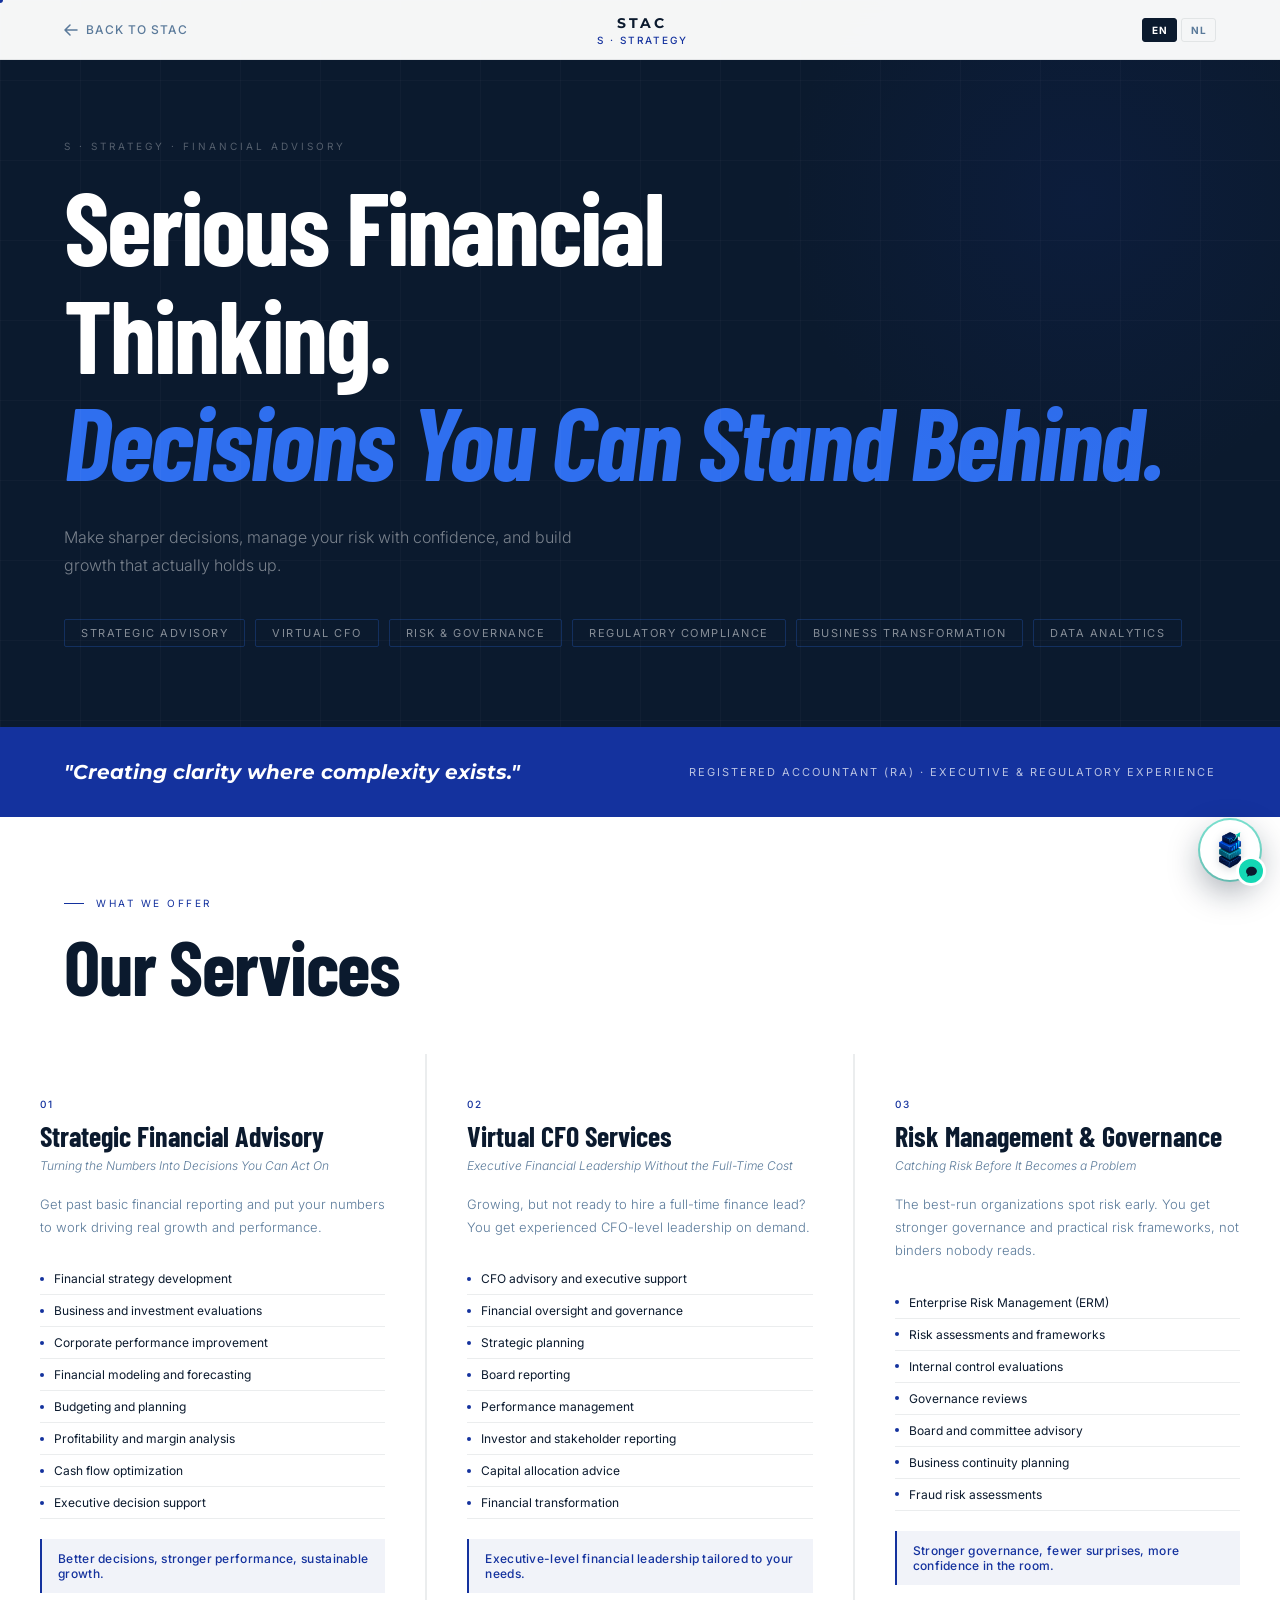
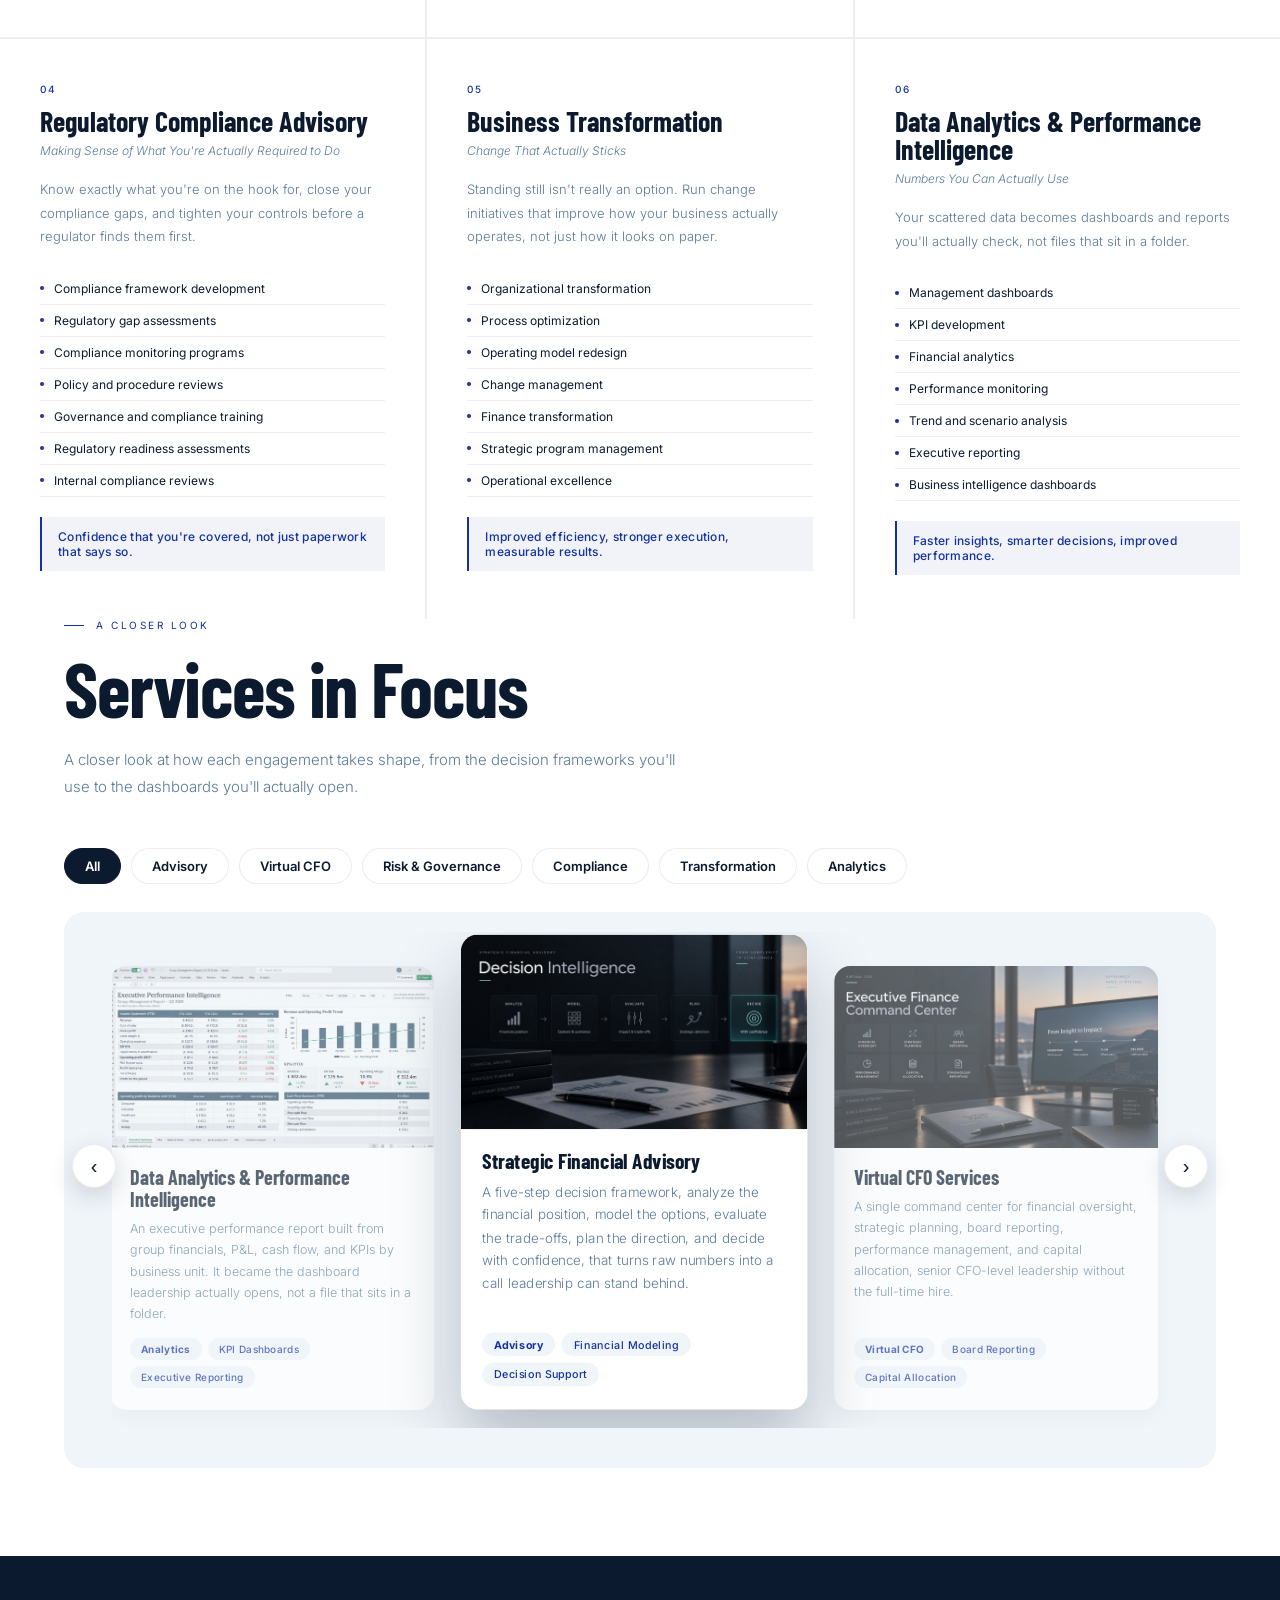
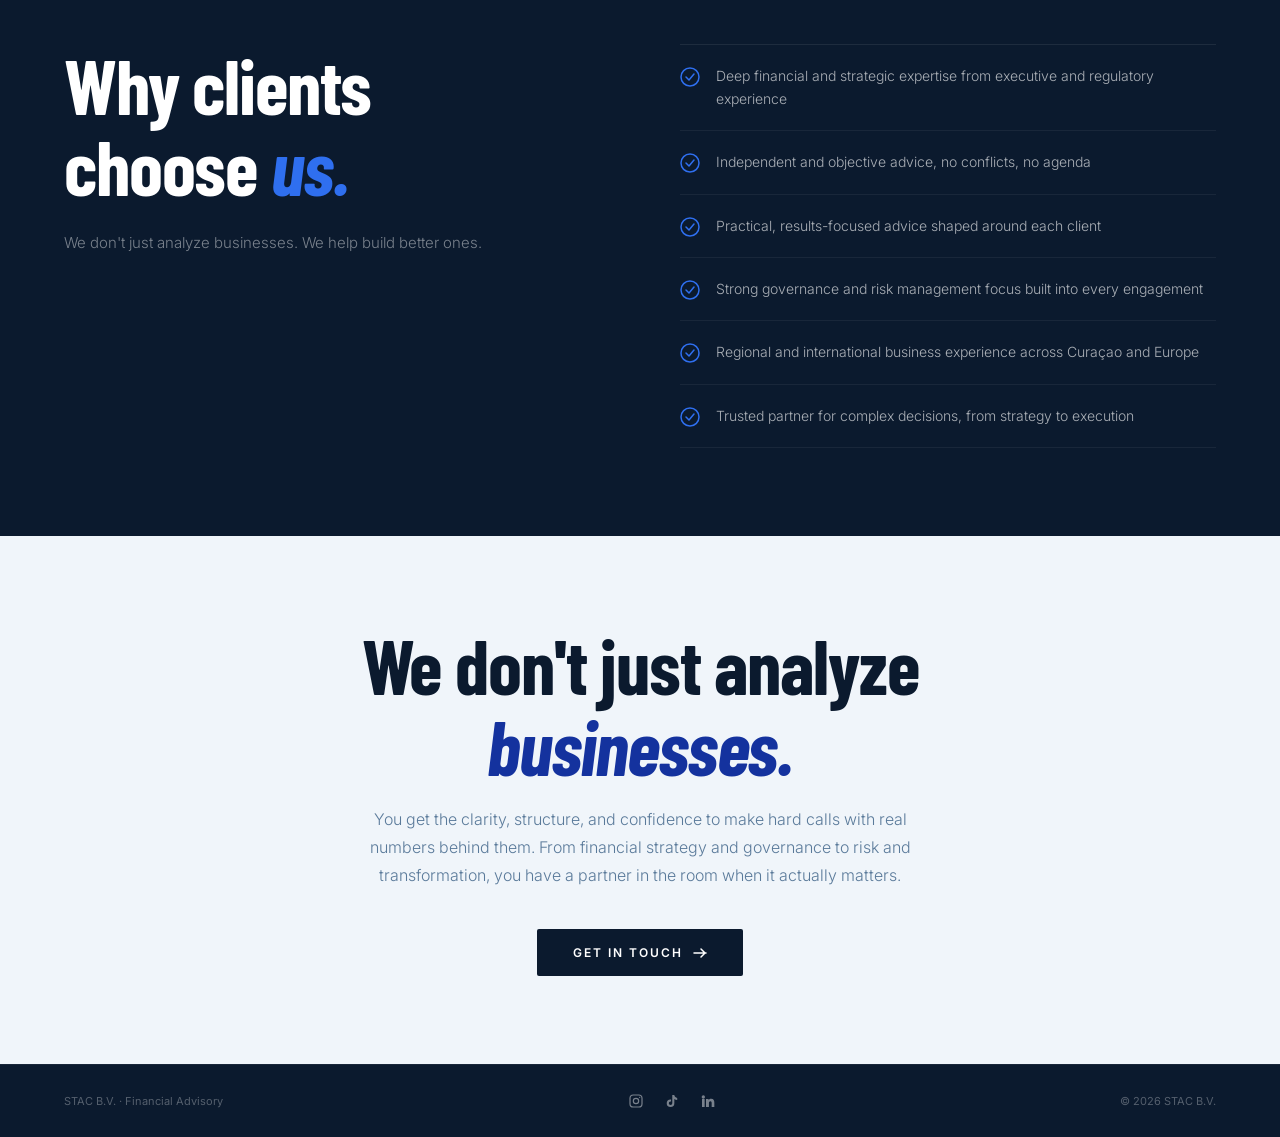
<file: financial-advisory.html>
<!DOCTYPE html>
<html lang="en" data-nl-title="Financieel Advies | STAC">
<head>
<script>document.documentElement.classList.add('js');</script>
<script src="assets/stac-lang.js"></script>
<script src="assets/stac-analytics.js"></script>
<link rel="stylesheet" href="assets/stac-chat.css"/>
<script src="assets/stac-chat-data.js" defer></script>
<script src="assets/stac-chat.js" defer></script>
<script src="assets/stac-carousel.js" defer></script>
<meta charset="UTF-8"/>
<meta name="viewport" content="width=device-width,initial-scale=1"/>
<meta name="description" content="Financial advice for growing businesses: due diligence, cashflow, risk, compliance and CFO-level support, from STAC in Curaçao."/>
<meta property="og:type" content="website"/>
<meta property="og:site_name" content="STAC"/>
<meta property="og:title" content="Financial Advisory | STAC"/>
<meta property="og:description" content="Financial advice for growing businesses: due diligence, cashflow, risk, compliance and CFO-level support, from STAC in Curaçao."/>
<meta property="og:url" content="https://stacinternational.com/financial-advisory.html"/>
<meta property="og:image" content="https://stacinternational.com/logo/logo.png"/>
<meta name="twitter:card" content="summary"/>
<title>Financial Advisory | STAC</title>
<link rel="icon" type="image/png" href="logo/icon.png"/>
<link href="https://fonts.googleapis.com/css2?family=Montserrat:ital,wght@0,500;0,600;0,700;1,600;1,700&family=Inter:wght@300;400;500;600&family=Barlow+Condensed:ital,wght@0,500;0,600;0,700;0,800;1,500;1,600;1,700;1,800&display=swap" rel="stylesheet"/>
<style>
*{margin:0;padding:0;box-sizing:border-box;}
html,body{width:100%;overflow-x:hidden;}
:root{
  --navy:#0B1A2E;
  --navy2:#0F2540;
  --teal:#14329E;
  --teal2:#2F6FEF;
  --white:#FFFFFF;
  --off:#F0F5FA;
  --text:#0B1A2E;
  --muted:#5A7A9A;
  --border:rgba(11,26,46,0.08);
  --gold:#F59E0B;
}
body{background:var(--white);color:var(--text);font-family:'Inter',sans-serif;cursor:none;}
#cur{position:fixed;width:6px;height:6px;background:var(--teal);border-radius:50%;pointer-events:none;z-index:9999;transform:translate(-50%,-50%);transition:width .3s,height .3s,background .3s;}
#cur.big{width:40px;height:40px;background:transparent;border:1px solid rgba(20,50,158,0.5);}

/* NAV */
nav{position:fixed;top:0;left:0;right:0;z-index:100;display:flex;align-items:center;justify-content:space-between;padding:0 64px;height:60px;background:rgba(255,255,255,0.96);backdrop-filter:blur(12px);border-bottom:1px solid var(--border);}
.nav-back{display:flex;align-items:center;gap:8px;font-size:12px;font-weight:500;letter-spacing:1px;text-transform:uppercase;color:var(--muted);text-decoration:none;transition:color .2s;}
.nav-back:hover{color:var(--navy);}
.nav-back svg{transition:transform .2s;}
.nav-back:hover svg{transform:translateX(-3px);}
.nav-logo{font-family:'Montserrat',sans-serif;font-weight:700;font-size:14.4px;letter-spacing:3px;color:var(--navy);}
.nav-tag{font-size:10px;letter-spacing:2px;text-transform:uppercase;color:var(--teal);font-weight:500;}
.nav-center{display:flex;flex-direction:column;align-items:center;gap:2px;}
.nav-spacer{width:120px;display:flex;justify-content:flex-end;}
.lang-toggle{display:flex;gap:4px;}
.lb{padding:5px 9px;font-size:10px;font-weight:700;letter-spacing:.5px;border:1px solid var(--border);border-radius:3px;background:transparent;color:var(--muted);cursor:pointer;font-family:'Inter',sans-serif;transition:background .2s,color .2s;}
.lb.on{background:var(--navy);border-color:var(--navy);color:#fff;}

/* HERO */
.hero{background:var(--navy);padding:140px 64px 80px;position:relative;overflow:hidden;}
.hero-orb{position:absolute;width:600px;height:600px;border-radius:50%;background:radial-gradient(circle,rgba(20,50,158,.12) 0%,transparent 70%);top:-100px;right:-100px;animation:orb 10s ease-in-out infinite;}
@keyframes orb{0%,100%{transform:translate(0,0);}50%{transform:translate(-30px,30px);}}
.hero-grid{position:absolute;inset:0;background-image:linear-gradient(rgba(255,255,255,.025) 1px,transparent 1px),linear-gradient(90deg,rgba(255,255,255,.025) 1px,transparent 1px);background-size:80px 80px;pointer-events:none;}
.hero-label{font-size:10px;letter-spacing:3px;text-transform:uppercase;color:rgba(255,255,255,0.3);margin-bottom:20px;}
.hero-h1{font-family:'Barlow Condensed',sans-serif;font-weight:700;font-size:clamp(30px,8vw,112px);line-height:1.05;letter-spacing:-.02em;color:#fff;margin-bottom:12px;}
.hero-h1 em{font-style:italic;color:var(--teal2);}
.hero-sub{font-size:16px;color:rgba(255,255,255,0.45);font-weight:300;line-height:1.75;max-width:520px;margin-top:28px;}
.hero-tags{display:flex;flex-wrap:wrap;gap:10px;margin-top:40px;}
.hero-tag{padding:6px 16px;border:1px solid rgba(47,111,239,0.25);border-radius:2px;font-size:11px;letter-spacing:1.5px;text-transform:uppercase;color:rgba(255,255,255,0.5);}

/* INTRO STRIP */
.intro{background:var(--teal);padding:32px 64px;display:flex;align-items:center;justify-content:space-between;gap:40px;}
.intro-text{font-family:'Montserrat',sans-serif;font-size:20.4px;font-weight:700;font-style:italic;color:#fff;max-width:600px;line-height:1.3;}
.intro-badge{font-size:11px;letter-spacing:2px;text-transform:uppercase;color:rgba(255,255,255,0.7);white-space:nowrap;}

/* SECTIONS */
.section{padding:88px 64px;}
.s-label{font-size:10px;letter-spacing:2.5px;text-transform:uppercase;color:var(--teal);margin-bottom:16px;display:flex;align-items:center;gap:12px;}
.s-label::before{content:'';width:20px;height:1px;background:var(--teal);}
.s-h2{font-family:'Barlow Condensed',sans-serif;font-weight:700;font-size:clamp(32px,6vw,80px);line-height:1.05;letter-spacing:-.015em;color:var(--navy);margin-bottom:48px;}

/* SERVICE CARDS */
.services-grid{display:grid;grid-template-columns:repeat(3,1fr);gap:2px;background:var(--border);}
.svc-card{background:var(--white);padding:44px 40px;transition:background .2s;}
.svc-card:hover{background:var(--off);}
.svc-icon{width:44px;height:44px;border-radius:8px;background:rgba(20,50,158,0.08);display:flex;align-items:center;justify-content:center;margin-bottom:28px;}
.svc-icon svg{width:20px;height:20px;stroke:var(--teal);fill:none;stroke-width:1.5;stroke-linecap:round;stroke-linejoin:round;}
.svc-num{font-size:10px;letter-spacing:2px;text-transform:uppercase;color:var(--teal);margin-bottom:12px;font-weight:500;}
.svc-title{font-family:'Barlow Condensed',sans-serif;font-size:28px;font-weight:700;color:var(--navy);line-height:1;margin-bottom:8px;}
.svc-subtitle{font-size:12px;color:var(--muted);font-style:italic;margin-bottom:20px;font-weight:300;}
.svc-body{font-size:13px;color:var(--muted);line-height:1.8;font-weight:300;margin-bottom:24px;}
.svc-list{list-style:none;display:flex;flex-direction:column;gap:0;}
.svc-list li{font-size:12px;color:var(--text);padding:8px 0 8px 14px;border-bottom:1px solid var(--border);position:relative;font-weight:400;}
.svc-list li::before{content:'';position:absolute;left:0;top:50%;transform:translateY(-50%);width:4px;height:4px;border-radius:50%;background:var(--teal);}
.svc-outcome{margin-top:20px;padding:12px 16px;background:rgba(20,50,158,0.06);border-left:2px solid var(--teal);font-size:12px;color:var(--teal);font-weight:500;letter-spacing:.3px;}

/* SERVICES IN FOCUS CAROUSEL */
.fp-lede{font-size:15px;color:var(--muted);font-weight:300;line-height:1.8;max-width:640px;margin-top:-30px;margin-bottom:48px;}
.fp-filters{display:flex;flex-wrap:wrap;gap:10px;margin-bottom:28px;}
.fp-filter-btn{padding:9px 20px;border-radius:24px;border:1.5px solid var(--border);background:#fff;color:var(--navy);font-size:13px;font-weight:600;cursor:pointer;transition:all .2s;white-space:nowrap;font-family:'Inter',sans-serif;}
.fp-filter-btn:hover{border-color:var(--teal);}
.fp-filter-btn.active{background:var(--navy);border-color:var(--navy);color:#fff;}
.fp-carousel3{position:relative;background:var(--off);border-radius:20px;padding:20px 48px 40px;}
.fp-viewport3{overflow:hidden;}
.fp-track3{display:flex;transition:transform .6s cubic-bezier(.65,0,.35,1);padding:34px 4px 18px;}
.fp-card3{flex:0 0 calc(33.333% - 25.33px);margin-right:38px;background:#fff;border-radius:16px;overflow:hidden;box-shadow:0 8px 24px rgba(11,26,46,.06);display:flex;flex-direction:column;transition:transform .4s ease,opacity .4s ease,box-shadow .4s ease;opacity:.65;}
.fp-card3-img{position:relative;aspect-ratio:16/9;overflow:hidden;background:var(--navy);}
.fp-card3-img img{width:100%;height:100%;object-fit:cover;display:block;transition:transform .6s ease;}
.fp-card3:hover .fp-card3-img img{transform:scale(1.06);}
.fp-card3-body{padding:18px 20px 22px;display:flex;flex-direction:column;flex:1;}
.fp-card3-body h3{font-family:'Barlow Condensed',sans-serif;font-weight:700;font-size:20px;color:var(--navy);margin-bottom:8px;line-height:1.1;}
.fp-card3-body p{font-size:12.5px;color:var(--muted);line-height:1.7;font-weight:300;margin-bottom:14px;flex:1;}
.fp-tags3{display:flex;flex-wrap:wrap;gap:6px;}
.fp-tags3 span{font-size:10px;padding:5px 11px;background:var(--off);border-radius:14px;color:var(--teal);letter-spacing:.3px;font-weight:500;}
.fp-tags3 span.co{font-weight:700;}
.fp-arrow3{position:absolute;top:calc(50% - 24px);transform:translateY(-50%);width:44px;height:44px;border-radius:50%;background:#fff;border:1px solid var(--border);color:var(--navy);display:flex;align-items:center;justify-content:center;font-size:20px;line-height:1;cursor:pointer;box-shadow:0 8px 24px rgba(11,26,46,.16);z-index:5;transition:background .2s,color .2s;}
.fp-arrow3:hover{background:var(--navy);color:#fff;}
.fp-arrow3.prev{left:8px;}
.fp-arrow3.next{right:8px;}
.fp-card3.is-center{opacity:1;transform:translateY(-16px) scale(1.07);box-shadow:0 32px 64px rgba(11,26,46,.26);z-index:2;position:relative;}
@media(max-width:900px){
  .fp-card3{flex-basis:calc(50% - 14px);margin-right:28px;}
  .fp-carousel3{padding:18px 44px 36px;}
}
@media(max-width:640px){
  .fp-card3{flex-basis:100%;margin-right:0;}
  .fp-carousel3{padding:16px 40px 32px;}
  .fp-arrow3.prev{left:2px;}
  .fp-arrow3.next{right:2px;}
}

/* WHY SECTION */
.why{background:var(--navy);padding:88px 64px;}
.why-grid{display:grid;grid-template-columns:1fr 1fr;gap:80px;align-items:start;}
.why-left{}
.why-h2{font-family:'Barlow Condensed',sans-serif;font-weight:700;font-size:clamp(32px,6vw,80px);line-height:1.05;letter-spacing:-.015em;color:#fff;margin-bottom:8px;}
.why-h2 em{font-style:italic;color:var(--teal2);}
.why-sub{font-size:15px;color:rgba(255,255,255,0.45);font-weight:300;line-height:1.75;max-width:440px;margin-top:24px;}
.why-list{display:flex;flex-direction:column;gap:0;border-top:1px solid rgba(255,255,255,0.08);}
.why-item{padding:20px 0;border-bottom:1px solid rgba(255,255,255,0.06);display:flex;align-items:flex-start;gap:16px;}
.why-check{width:20px;height:20px;flex-shrink:0;margin-top:2px;}
.why-text{font-size:14px;color:rgba(255,255,255,0.65);font-weight:300;line-height:1.6;}

/* VALUE PROP */
.value{background:var(--off);padding:88px 64px;text-align:center;}
.value-h2{font-family:'Barlow Condensed',sans-serif;font-weight:700;font-size:clamp(32px,6vw,80px);line-height:1.05;letter-spacing:-.015em;color:var(--navy);margin-bottom:12px;}
.value-h2 em{font-style:italic;color:var(--teal);}
.value-sub{font-size:16px;color:var(--muted);font-weight:300;line-height:1.75;max-width:600px;margin:20px auto 40px;}
.value-cta{display:inline-flex;align-items:center;gap:10px;padding:16px 36px;background:var(--navy);color:#fff;font-size:12px;font-weight:600;letter-spacing:2px;text-transform:uppercase;text-decoration:none;border-radius:2px;transition:opacity .2s;}
.value-cta:hover{opacity:.85;}

/* FOOTER */
footer{background:var(--navy);padding:24px 64px;display:flex;justify-content:space-between;align-items:center;border-top:1px solid rgba(255,255,255,0.06);}
.f-left{font-size:11px;color:rgba(255,255,255,0.3);}
.f-right{font-size:11px;color:rgba(255,255,255,0.3);}
.f-social{display:flex;gap:12px;}
.f-social a{color:rgba(255,255,255,0.45);display:inline-flex;padding:4px;transition:color .2s;}
.f-social a:hover{color:#fff;}

/* REVEAL */
html.js .rv{opacity:0;transform:translateY(24px);transition:opacity .7s ease,transform .7s ease;}
html.js .rv.in{opacity:1;transform:none;}
html.js .rv2{opacity:0;transform:translateY(24px);transition:opacity .7s ease .15s,transform .7s ease .15s;}
html.js .rv2.in{opacity:1;transform:none;}

@media(max-width:900px){
  nav{padding:0 16px;}
  .nav-back-label{display:none;}
  .nav-spacer{width:auto;}
  .lb{padding:4px 7px;font-size:9px;}
  .nav-tag{display:none;}
  .hero,.section,.why,.value{padding-left:24px;padding-right:24px;}
  .hero-h1{line-height:1.08;letter-spacing:-1px;}
  .intro{flex-direction:column;gap:16px;padding:24px;}
  .intro-badge{white-space:normal;text-align:center;}
  .services-grid{grid-template-columns:1fr;}
  .why-grid{grid-template-columns:1fr;}
  footer{flex-direction:column;gap:12px;text-align:center;padding:24px;}
  body{cursor:auto;}#cur{display:none;}
}
</style>
</head>
<body>
<div id="cur"></div>

<nav>
  <a class="nav-back" href="index.html">
    <svg width="14" height="14" viewBox="0 0 14 14" fill="none"><path d="M13 7H1M6 2L1 7l5 5" stroke="currentColor" stroke-width="1.5" stroke-linecap="round" stroke-linejoin="round"/></svg>
    <span class="nav-back-label" data-nl="Terug naar STAC">Back to STAC</span>
  </a>
  <div class="nav-center">
    <div class="nav-logo">STAC</div>
    <div class="nav-tag" data-nl="S · Strategie">S · Strategy</div>
  </div>
  <div class="nav-spacer">
    <div class="lang-toggle">
      <button class="lb" id="ben">EN</button>
      <button class="lb" id="bnl">NL</button>
    </div>
  </div>
</nav>

<!-- HERO -->
<div class="hero">
  <div class="hero-orb"></div>
  <div class="hero-grid"></div>
  <div class="hero-label" data-nl="S · Strategie · Financieel Advies">S · Strategy · Financial Advisory</div>
  <h1 class="hero-h1" data-nl="Serieus Financieel&lt;br/&gt;Denken.&lt;br/&gt;&lt;em&gt;Beslissingen Waar U Achter Kunt Staan.&lt;/em&gt;">Serious Financial<br/>Thinking.<br/><em>Decisions You Can Stand Behind.</em></h1>
  <p class="hero-sub" data-nl="Neem scherpere beslissingen, beheer uw risico's met vertrouwen en bouw groei op die daadwerkelijk standhoudt.">Make sharper decisions, manage your risk with confidence, and build growth that actually holds up.</p>
  <div class="hero-tags" data-nl="&lt;span class=&quot;hero-tag&quot;&gt;Strategisch Advies&lt;/span&gt;&lt;span class=&quot;hero-tag&quot;&gt;Virtuele CFO&lt;/span&gt;&lt;span class=&quot;hero-tag&quot;&gt;Risico &amp; Governance&lt;/span&gt;&lt;span class=&quot;hero-tag&quot;&gt;Regelgeving &amp; Compliance&lt;/span&gt;&lt;span class=&quot;hero-tag&quot;&gt;Bedrijfstransformatie&lt;/span&gt;&lt;span class=&quot;hero-tag&quot;&gt;Data-analyse&lt;/span&gt;">
    <span class="hero-tag">Strategic Advisory</span>
    <span class="hero-tag">Virtual CFO</span>
    <span class="hero-tag">Risk & Governance</span>
    <span class="hero-tag">Regulatory Compliance</span>
    <span class="hero-tag">Business Transformation</span>
    <span class="hero-tag">Data Analytics</span>
  </div>
</div>

<!-- INTRO STRIP -->
<div class="intro">
  <div class="intro-text" data-nl="&quot;Duidelijkheid scheppen waar complexiteit heerst.&quot;">"Creating clarity where complexity exists."</div>
  <div class="intro-badge" data-nl="Registeraccountant (RA) · Bestuurlijke &amp; Regelgevende Ervaring">Registered Accountant (RA) · Executive & Regulatory Experience</div>
</div>

<!-- SERVICES -->
<div class="section" style="background:#fff;padding-top:80px;padding-bottom:0;">
  <div class="rv">
    <div class="s-label" data-nl="Wat wij bieden">What we offer</div>
    <h2 class="s-h2" data-nl="Onze Diensten">Our Services</h2>
  </div>
</div>
<div class="services-grid rv">

  <!-- 1 Strategic Financial Advisory -->
  <div class="svc-card">
    <div class="svc-num">01</div>
    <div class="svc-title" data-nl="Strategisch Financieel Advies">Strategic Financial Advisory</div>
    <div class="svc-subtitle" data-nl="Cijfers Omzetten in Beslissingen Waarop U Kunt Handelen">Turning the Numbers Into Decisions You Can Act On</div>
    <p class="svc-body" data-nl="Kijk verder dan basale financiële rapportage en laat uw cijfers werken voor echte groei en prestaties.">Get past basic financial reporting and put your numbers to work driving real growth and performance.</p>
    <ul class="svc-list" data-nl="&lt;li&gt;Ontwikkeling financiële strategie&lt;/li&gt;&lt;li&gt;Bedrijfs- en investeringsevaluaties&lt;/li&gt;&lt;li&gt;Verbetering bedrijfsprestaties&lt;/li&gt;&lt;li&gt;Financiële modellering en prognoses&lt;/li&gt;&lt;li&gt;Budgettering en planning&lt;/li&gt;&lt;li&gt;Winstgevendheids- en margeanalyse&lt;/li&gt;&lt;li&gt;Cashflow-optimalisatie&lt;/li&gt;&lt;li&gt;Ondersteuning bij directiebeslissingen&lt;/li&gt;">
      <li>Financial strategy development</li>
      <li>Business and investment evaluations</li>
      <li>Corporate performance improvement</li>
      <li>Financial modeling and forecasting</li>
      <li>Budgeting and planning</li>
      <li>Profitability and margin analysis</li>
      <li>Cash flow optimization</li>
      <li>Executive decision support</li>
    </ul>
    <div class="svc-outcome" data-nl="Betere beslissingen, sterkere prestaties, duurzame groei.">Better decisions, stronger performance, sustainable growth.</div>
  </div>

  <!-- 2 Virtual CFO -->
  <div class="svc-card">
    <div class="svc-num">02</div>
    <div class="svc-title" data-nl="Virtuele CFO-diensten">Virtual CFO Services</div>
    <div class="svc-subtitle" data-nl="Financieel Directieleiderschap Zonder de Fulltime Kosten">Executive Financial Leadership Without the Full-Time Cost</div>
    <p class="svc-body" data-nl="Groeit u, maar is een fulltime financieel directeur nog een stap te ver? Dan krijgt u ervaren leiderschap op CFO-niveau, op afroep.">Growing, but not ready to hire a full-time finance lead? You get experienced CFO-level leadership on demand.</p>
    <ul class="svc-list" data-nl="&lt;li&gt;CFO-advies en directie-ondersteuning&lt;/li&gt;&lt;li&gt;Financieel toezicht en governance&lt;/li&gt;&lt;li&gt;Strategische planning&lt;/li&gt;&lt;li&gt;Bestuursrapportage&lt;/li&gt;&lt;li&gt;Prestatiemanagement&lt;/li&gt;&lt;li&gt;Investeerders- en stakeholderrapportage&lt;/li&gt;&lt;li&gt;Advies kapitaalallocatie&lt;/li&gt;&lt;li&gt;Financiële transformatie&lt;/li&gt;">
      <li>CFO advisory and executive support</li>
      <li>Financial oversight and governance</li>
      <li>Strategic planning</li>
      <li>Board reporting</li>
      <li>Performance management</li>
      <li>Investor and stakeholder reporting</li>
      <li>Capital allocation advice</li>
      <li>Financial transformation</li>
    </ul>
    <div class="svc-outcome" data-nl="Financieel leiderschap op directieniveau, afgestemd op uw behoeften.">Executive-level financial leadership tailored to your needs.</div>
  </div>

  <!-- 3 Risk Management -->
  <div class="svc-card">
    <div class="svc-num">03</div>
    <div class="svc-title" data-nl="Risicobeheer &amp; Governance">Risk Management & Governance</div>
    <div class="svc-subtitle" data-nl="Risico's Signaleren Voordat Ze een Probleem Worden">Catching Risk Before It Becomes a Problem</div>
    <p class="svc-body" data-nl="De best geleide organisaties signaleren risico's vroegtijdig. U krijgt sterkere governance en praktische risicokaders, geen mappen die niemand leest.">The best-run organizations spot risk early. You get stronger governance and practical risk frameworks, not binders nobody reads.</p>
    <ul class="svc-list" data-nl="&lt;li&gt;Enterprise Risk Management (ERM)&lt;/li&gt;&lt;li&gt;Risicobeoordelingen en -kaders&lt;/li&gt;&lt;li&gt;Evaluaties interne beheersing&lt;/li&gt;&lt;li&gt;Governance-reviews&lt;/li&gt;&lt;li&gt;Advies aan bestuur en commissies&lt;/li&gt;&lt;li&gt;Bedrijfscontinuïteitsplanning&lt;/li&gt;&lt;li&gt;Fraude-risicobeoordelingen&lt;/li&gt;">
      <li>Enterprise Risk Management (ERM)</li>
      <li>Risk assessments and frameworks</li>
      <li>Internal control evaluations</li>
      <li>Governance reviews</li>
      <li>Board and committee advisory</li>
      <li>Business continuity planning</li>
      <li>Fraud risk assessments</li>
    </ul>
    <div class="svc-outcome" data-nl="Sterkere governance, minder verrassingen, meer vertrouwen aan tafel.">Stronger governance, fewer surprises, more confidence in the room.</div>
  </div>

  <!-- 4 Regulatory Compliance -->
  <div class="svc-card">
    <div class="svc-num">04</div>
    <div class="svc-title" data-nl="Advies Regelgeving &amp; Compliance">Regulatory Compliance Advisory</div>
    <div class="svc-subtitle" data-nl="Duidelijkheid Over Wat Er Werkelijk van U Wordt Verwacht">Making Sense of What You're Actually Required to Do</div>
    <p class="svc-body" data-nl="Weet precies waar u verantwoordelijk voor bent, dicht uw compliance-hiaten en scherp uw beheersmaatregelen aan voordat een toezichthouder dat doet.">Know exactly what you're on the hook for, close your compliance gaps, and tighten your controls before a regulator finds them first.</p>
    <ul class="svc-list" data-nl="&lt;li&gt;Ontwikkeling compliancekader&lt;/li&gt;&lt;li&gt;Hiaatanalyses regelgeving&lt;/li&gt;&lt;li&gt;Complianceprogramma's&lt;/li&gt;&lt;li&gt;Beleids- en procedurereviews&lt;/li&gt;&lt;li&gt;Governance- en compliancetraining&lt;/li&gt;&lt;li&gt;Beoordelingen regelgevingsgereedheid&lt;/li&gt;&lt;li&gt;Interne compliancereviews&lt;/li&gt;">
      <li>Compliance framework development</li>
      <li>Regulatory gap assessments</li>
      <li>Compliance monitoring programs</li>
      <li>Policy and procedure reviews</li>
      <li>Governance and compliance training</li>
      <li>Regulatory readiness assessments</li>
      <li>Internal compliance reviews</li>
    </ul>
    <div class="svc-outcome" data-nl="Zekerheid dat u gedekt bent, niet alleen papierwerk dat het beweert.">Confidence that you're covered, not just paperwork that says so.</div>
  </div>

  <!-- 5 Business Transformation -->
  <div class="svc-card">
    <div class="svc-num">05</div>
    <div class="svc-title" data-nl="Bedrijfstransformatie">Business Transformation</div>
    <div class="svc-subtitle" data-nl="Verandering Die Daadwerkelijk Beklijft">Change That Actually Sticks</div>
    <p class="svc-body" data-nl="Stilstaan is eigenlijk geen optie. Voer veranderingen door die verbeteren hoe uw bedrijf daadwerkelijk werkt, niet alleen hoe het er op papier uitziet.">Standing still isn't really an option. Run change initiatives that improve how your business actually operates, not just how it looks on paper.</p>
    <ul class="svc-list" data-nl="&lt;li&gt;Organisatorische transformatie&lt;/li&gt;&lt;li&gt;Procesoptimalisatie&lt;/li&gt;&lt;li&gt;Herontwerp operationeel model&lt;/li&gt;&lt;li&gt;Verandermanagement&lt;/li&gt;&lt;li&gt;Financiële transformatie&lt;/li&gt;&lt;li&gt;Strategisch programmamanagement&lt;/li&gt;&lt;li&gt;Operationele excellentie&lt;/li&gt;">
      <li>Organizational transformation</li>
      <li>Process optimization</li>
      <li>Operating model redesign</li>
      <li>Change management</li>
      <li>Finance transformation</li>
      <li>Strategic program management</li>
      <li>Operational excellence</li>
    </ul>
    <div class="svc-outcome" data-nl="Verbeterde efficiëntie, sterkere uitvoering, meetbare resultaten.">Improved efficiency, stronger execution, measurable results.</div>
  </div>

  <!-- 6 Data Analytics -->
  <div class="svc-card">
    <div class="svc-num">06</div>
    <div class="svc-title" data-nl="Data-analyse &amp; Performance Intelligence">Data Analytics & Performance Intelligence</div>
    <div class="svc-subtitle" data-nl="Cijfers Die U Daadwerkelijk Kunt Gebruiken">Numbers You Can Actually Use</div>
    <p class="svc-body" data-nl="Uw versnipperde data wordt dashboards en rapportages die u daadwerkelijk bekijkt, geen bestanden die in een map blijven liggen.">Your scattered data becomes dashboards and reports you'll actually check, not files that sit in a folder.</p>
    <ul class="svc-list" data-nl="&lt;li&gt;Managementdashboards&lt;/li&gt;&lt;li&gt;KPI-ontwikkeling&lt;/li&gt;&lt;li&gt;Financiële analyse&lt;/li&gt;&lt;li&gt;Prestatiemonitoring&lt;/li&gt;&lt;li&gt;Trend- en scenarioanalyse&lt;/li&gt;&lt;li&gt;Directierapportage&lt;/li&gt;&lt;li&gt;Business intelligence-dashboards&lt;/li&gt;">
      <li>Management dashboards</li>
      <li>KPI development</li>
      <li>Financial analytics</li>
      <li>Performance monitoring</li>
      <li>Trend and scenario analysis</li>
      <li>Executive reporting</li>
      <li>Business intelligence dashboards</li>
    </ul>
    <div class="svc-outcome" data-nl="Snellere inzichten, slimmere beslissingen, betere prestaties.">Faster insights, smarter decisions, improved performance.</div>
  </div>

</div>

<!-- SERVICES IN FOCUS -->
<div class="section" style="background:#fff;padding-top:0;">
  <div class="rv">
    <div class="s-label" data-nl="Nadere Blik">A Closer Look</div>
    <h2 class="s-h2" data-nl="Diensten Uitgelicht">Services in Focus</h2>
  </div>
  <p class="fp-lede rv" data-nl="Een nadere blik op hoe elk traject vorm krijgt, van de beslissingskaders die u gaat gebruiken tot de dashboards die u daadwerkelijk opent.">A closer look at how each engagement takes shape, from the decision frameworks you'll use to the dashboards you'll actually open.</p>

  <div class="fp-filters rv">
    <button class="fp-filter-btn active" data-filter="all" data-nl="Alle">All</button>
    <button class="fp-filter-btn" data-filter="advisory" data-nl="Advies">Advisory</button>
    <button class="fp-filter-btn" data-filter="cfo" data-nl="Virtuele CFO">Virtual CFO</button>
    <button class="fp-filter-btn" data-filter="risk" data-nl="Risico &amp; Governance">Risk &amp; Governance</button>
    <button class="fp-filter-btn" data-filter="compliance" data-nl="Compliance">Compliance</button>
    <button class="fp-filter-btn" data-filter="transformation" data-nl="Transformatie">Transformation</button>
    <button class="fp-filter-btn" data-filter="analytics" data-nl="Analytics">Analytics</button>
  </div>

  <div class="fp-carousel3 rv" id="fpCarousel3">
    <div class="fp-viewport3" id="fp3Viewport">
      <div class="fp-track3" id="fpTrack3">
        <div class="fp-card3" data-tags="advisory">
          <div class="fp-card3-img"><img src="images/FA_strategic_finance_advisory.jpg" alt="Strategic financial advisory decision framework" data-nl-alt="Besluitvormingskader voor strategisch financieel advies" loading="lazy"/></div>
          <div class="fp-card3-body">
            <h3 data-nl="Strategisch Financieel Advies">Strategic Financial Advisory</h3>
            <p data-nl="Een besluitvormingskader in vijf stappen: analyseer de financiële positie, model de opties, weeg de afwegingen, bepaal de richting en beslis met vertrouwen. Zo worden ruwe cijfers een besluit waar het management achter kan staan.">A five-step decision framework, analyze the financial position, model the options, evaluate the trade-offs, plan the direction, and decide with confidence, that turns raw numbers into a call leadership can stand behind.</p>
            <div class="fp-tags3" data-nl="&lt;span class=&quot;co tag-advisory&quot;&gt;Advies&lt;/span&gt;&lt;span&gt;Financiële Modellering&lt;/span&gt;&lt;span&gt;Besluitvormingsondersteuning&lt;/span&gt;"><span class="co tag-advisory">Advisory</span><span>Financial Modeling</span><span>Decision Support</span></div>
          </div>
        </div>
        <div class="fp-card3" data-tags="cfo">
          <div class="fp-card3-img"><img src="images/FA_virtual_cfo.jpg" alt="Virtual CFO executive finance command center" data-nl-alt="Financieel overzicht van de virtuele CFO" loading="lazy"/></div>
          <div class="fp-card3-body">
            <h3 data-nl="Virtuele CFO-diensten">Virtual CFO Services</h3>
            <p data-nl="Eén centraal overzicht voor financieel toezicht, strategische planning, bestuursrapportage, prestatiemanagement en kapitaalallocatie: CFO-niveau leiderschap zonder de fulltime aanstelling.">A single command center for financial oversight, strategic planning, board reporting, performance management, and capital allocation, senior CFO-level leadership without the full-time hire.</p>
            <div class="fp-tags3" data-nl="&lt;span class=&quot;co tag-cfo&quot;&gt;Virtuele CFO&lt;/span&gt;&lt;span&gt;Bestuursrapportage&lt;/span&gt;&lt;span&gt;Kapitaalallocatie&lt;/span&gt;"><span class="co tag-cfo">Virtual CFO</span><span>Board Reporting</span><span>Capital Allocation</span></div>
          </div>
        </div>
        <div class="fp-card3" data-tags="risk">
          <div class="fp-card3-img"><img src="images/FA_risk_gov.jpg" alt="Enterprise risk overview and heat map" data-nl-alt="Bedrijfsbreed risico-overzicht met heatmap" loading="lazy"/></div>
          <div class="fp-card3-body">
            <h3 data-nl="Risicobeheer &amp; Governance">Risk Management &amp; Governance</h3>
            <p data-nl="Een bedrijfsbreed risico-overzicht gericht op identificeren, beoordelen en versterken, met een vergelijking van inherent versus restrisico binnen strategische, operationele, financiële en compliancecategorieën. Een heatmap laat precies zien waar de focus moet liggen.">An enterprise risk overview built to identify, assess, and strengthen, mapping inherent versus residual risk across strategic, operational, financial, and compliance categories, with a heat map that shows exactly where to focus.</p>
            <div class="fp-tags3" data-nl="&lt;span class=&quot;co tag-risk&quot;&gt;Risico &amp; Governance&lt;/span&gt;&lt;span&gt;Risico-heatmap&lt;/span&gt;&lt;span&gt;Beheersmaatregelen&lt;/span&gt;"><span class="co tag-risk">Risk &amp; Governance</span><span>Risk Heat Map</span><span>Controls</span></div>
          </div>
        </div>
        <div class="fp-card3" data-tags="compliance">
          <div class="fp-card3-img"><img src="images/FA_regulatory_compliance.jpg" alt="Regulatory compliance tracker and readiness score" data-nl-alt="Compliancetracker met gereedheidsscore" loading="lazy"/></div>
          <div class="fp-card3-body">
            <h3 data-nl="Advies Regelgeving &amp; Compliance">Regulatory Compliance Advisory</h3>
            <p data-nl="Een compliancetracker voor IFRS-, AML/CFT-, AVG- en CSRD-vereisten, met een gereedheidsscore en belangrijke data die gap-analyses en actieplannen op schema houden in plaats van weggestopt in e-mail.">A regulatory compliance tracker covering IFRS, AML/CFT, GDPR, and CSRD requirements, with a readiness score and key dates that keep gap assessments and action plans on schedule instead of buried in email.</p>
            <div class="fp-tags3" data-nl="&lt;span class=&quot;co tag-compliance&quot;&gt;Compliance&lt;/span&gt;&lt;span&gt;Hiaatanalyse&lt;/span&gt;&lt;span&gt;Voortgangsbewaking&lt;/span&gt;"><span class="co tag-compliance">Compliance</span><span>Gap Assessment</span><span>Readiness Tracking</span></div>
          </div>
        </div>
        <div class="fp-card3" data-tags="transformation">
          <div class="fp-card3-img"><img src="images/FA_transformation_roadmap.jpg" alt="Business transformation roadmap" data-nl-alt="Roadmap voor bedrijfstransformatie" loading="lazy"/></div>
          <div class="fp-card3-body">
            <h3 data-nl="Bedrijfstransformatie">Business Transformation</h3>
            <p data-nl="Een transformatieroadmap die een organisatie van handmatige, versnipperde processen naar geïntegreerde systemen en realtime inzicht brengt, workstream voor workstream gepland volgens een duidelijke tijdlijn voor mensen, processen en technologie.">A transformation roadmap that moves an organization from manual, fragmented processes to integrated systems and real-time insight, planned workstream by workstream against a clear people, process, and technology timeline.</p>
            <div class="fp-tags3" data-nl="&lt;span class=&quot;co tag-transformation&quot;&gt;Transformatie&lt;/span&gt;&lt;span&gt;Operationeel Model&lt;/span&gt;&lt;span&gt;Verandermanagement&lt;/span&gt;"><span class="co tag-transformation">Transformation</span><span>Operating Model</span><span>Change Management</span></div>
          </div>
        </div>
        <div class="fp-card3" data-tags="analytics">
          <div class="fp-card3-img"><img src="images/FA_performance_intelligence.jpg" alt="Executive performance intelligence report" data-nl-alt="Managementrapportage over bedrijfsprestaties" loading="lazy"/></div>
          <div class="fp-card3-body">
            <h3 data-nl="Data-analyse &amp; Performance Intelligence">Data Analytics &amp; Performance Intelligence</h3>
            <p data-nl="Een managementrapportage opgebouwd uit groepsfinanciën, winst- en verliesrekening, cashflow en KPI's per bedrijfsonderdeel. Het werd het dashboard dat het management daadwerkelijk opent, geen bestand dat in een map blijft liggen.">An executive performance report built from group financials, P&amp;L, cash flow, and KPIs by business unit. It became the dashboard leadership actually opens, not a file that sits in a folder.</p>
            <div class="fp-tags3" data-nl="&lt;span class=&quot;co tag-analytics&quot;&gt;Analytics&lt;/span&gt;&lt;span&gt;KPI-dashboards&lt;/span&gt;&lt;span&gt;Managementrapportage&lt;/span&gt;"><span class="co tag-analytics">Analytics</span><span>KPI Dashboards</span><span>Executive Reporting</span></div>
          </div>
        </div>
      </div>
    </div>
    <button class="fp-arrow3 prev" id="fp3Prev" aria-label="Previous service" data-nl-aria="Vorige dienst">&#8249;</button>
    <button class="fp-arrow3 next" id="fp3Next" aria-label="Next service" data-nl-aria="Volgende dienst">&#8250;</button>
  </div>
</div>

<!-- WHY US -->
<div class="why">
  <div class="why-grid">
    <div class="why-left rv">
      <h2 class="why-h2" data-nl="Waarom klanten&lt;br/&gt;voor &lt;em&gt;ons kiezen.&lt;/em&gt;">Why clients<br/>choose <em>us.</em></h2>
      <p class="why-sub" data-nl="Wij analyseren niet alleen bedrijven. Wij helpen betere op te bouwen.">We don't just analyze businesses. We help build better ones.</p>
    </div>
    <div class="why-list rv2">
      <div class="why-item">
        <svg class="why-check" viewBox="0 0 20 20" fill="none"><circle cx="10" cy="10" r="9" stroke="#2F6FEF" stroke-width="1.5"/><path d="M6 10l3 3 5-6" stroke="#2F6FEF" stroke-width="1.5" stroke-linecap="round" stroke-linejoin="round"/></svg>
        <span class="why-text" data-nl="Diepgaande financiële en strategische expertise uit bestuurlijke en regelgevende ervaring">Deep financial and strategic expertise from executive and regulatory experience</span>
      </div>
      <div class="why-item">
        <svg class="why-check" viewBox="0 0 20 20" fill="none"><circle cx="10" cy="10" r="9" stroke="#2F6FEF" stroke-width="1.5"/><path d="M6 10l3 3 5-6" stroke="#2F6FEF" stroke-width="1.5" stroke-linecap="round" stroke-linejoin="round"/></svg>
        <span class="why-text" data-nl="Onafhankelijk en objectief advies, geen belangenconflicten, geen verborgen agenda">Independent and objective advice, no conflicts, no agenda</span>
      </div>
      <div class="why-item">
        <svg class="why-check" viewBox="0 0 20 20" fill="none"><circle cx="10" cy="10" r="9" stroke="#2F6FEF" stroke-width="1.5"/><path d="M6 10l3 3 5-6" stroke="#2F6FEF" stroke-width="1.5" stroke-linecap="round" stroke-linejoin="round"/></svg>
        <span class="why-text" data-nl="Praktisch, resultaatgericht advies, afgestemd op elke klant">Practical, results-focused advice shaped around each client</span>
      </div>
      <div class="why-item">
        <svg class="why-check" viewBox="0 0 20 20" fill="none"><circle cx="10" cy="10" r="9" stroke="#2F6FEF" stroke-width="1.5"/><path d="M6 10l3 3 5-6" stroke="#2F6FEF" stroke-width="1.5" stroke-linecap="round" stroke-linejoin="round"/></svg>
        <span class="why-text" data-nl="Sterke focus op governance en risicobeheer in elk traject">Strong governance and risk management focus built into every engagement</span>
      </div>
      <div class="why-item">
        <svg class="why-check" viewBox="0 0 20 20" fill="none"><circle cx="10" cy="10" r="9" stroke="#2F6FEF" stroke-width="1.5"/><path d="M6 10l3 3 5-6" stroke="#2F6FEF" stroke-width="1.5" stroke-linecap="round" stroke-linejoin="round"/></svg>
        <span class="why-text" data-nl="Regionale en internationale bedrijfservaring in Curaçao en Europa">Regional and international business experience across Curaçao and Europe</span>
      </div>
      <div class="why-item">
        <svg class="why-check" viewBox="0 0 20 20" fill="none"><circle cx="10" cy="10" r="9" stroke="#2F6FEF" stroke-width="1.5"/><path d="M6 10l3 3 5-6" stroke="#2F6FEF" stroke-width="1.5" stroke-linecap="round" stroke-linejoin="round"/></svg>
        <span class="why-text" data-nl="Vertrouwde partner voor complexe beslissingen, van strategie tot uitvoering">Trusted partner for complex decisions, from strategy to execution</span>
      </div>
    </div>
  </div>
</div>

<!-- VALUE PROP -->
<div class="value rv">
  <h2 class="value-h2" data-nl="Wij analyseren niet alleen&lt;br/&gt;&lt;em&gt;bedrijven.&lt;/em&gt;">We don't just analyze<br/><em>businesses.</em></h2>
  <p class="value-sub" data-nl="U krijgt de duidelijkheid, structuur en het vertrouwen om moeilijke beslissingen te nemen, onderbouwd met echte cijfers. Van financiële strategie en governance tot risico en transformatie: u heeft een partner aan tafel wanneer het er echt toe doet.">You get the clarity, structure, and confidence to make hard calls with real numbers behind them. From financial strategy and governance to risk and transformation, you have a partner in the room when it actually matters.</p>
  <a class="value-cta" href="index.html#contact">
    <span data-nl="Neem contact op">Get in touch</span>
    <svg width="14" height="14" viewBox="0 0 14 14" fill="none"><path d="M1 7h12M8 3l4 4-4 4" stroke="currentColor" stroke-width="1.5" stroke-linecap="round" stroke-linejoin="round"/></svg>
  </a>
</div>

<footer>
  <div class="f-left" data-nl="STAC B.V. · Financieel Advies">STAC B.V. · Financial Advisory</div>
  <div class="f-social" role="group" aria-label="STAC on social media" data-nl-aria="STAC op sociale media">
    <a href="https://www.instagram.com/stac.international/" target="_blank" rel="noopener" aria-label="STAC on Instagram" data-nl-aria="STAC op Instagram"><svg viewBox="0 0 24 24" width="16" height="16" fill="none" stroke="currentColor" stroke-width="1.8" aria-hidden="true"><rect x="3" y="3" width="18" height="18" rx="5"/><circle cx="12" cy="12" r="4"/><circle cx="17.5" cy="6.5" r="1" fill="currentColor" stroke="none"/></svg></a>
    <a href="https://www.tiktok.com/@stac.international" target="_blank" rel="noopener" aria-label="STAC on TikTok" data-nl-aria="STAC op TikTok"><svg viewBox="0 0 24 24" width="16" height="16" fill="currentColor" aria-hidden="true"><path d="M16.6 5.8A4.3 4.3 0 0 1 15.5 3h-3.1v12.4a2.6 2.6 0 1 1-2.6-2.6c.3 0 .5 0 .8.1V9.8a5.8 5.8 0 0 0-.8-.1 5.7 5.7 0 1 0 5.7 5.7V9.1a7.3 7.3 0 0 0 4.3 1.4V7.4a4.3 4.3 0 0 1-3.2-1.6z"/></svg></a>
    <a href="https://www.linkedin.com/in/stac-international-88b5ba439/" target="_blank" rel="noopener" aria-label="STAC on LinkedIn" data-nl-aria="STAC op LinkedIn"><svg viewBox="0 0 24 24" width="16" height="16" fill="currentColor" aria-hidden="true"><path d="M4.98 3.5a2.5 2.5 0 1 1 0 5 2.5 2.5 0 0 1 0-5zM3 9h4v12H3zM9 9h3.8v1.7h.1c.5-1 1.8-2 3.8-2 4 0 4.8 2.6 4.8 6.1V21h-4v-5.6c0-1.3 0-3.1-1.9-3.1s-2.2 1.5-2.2 3V21H9z"/></svg></a>
  </div>
  <div class="f-right">© 2026 STAC B.V.</div>
</footer>

<script>
const cur=document.getElementById('cur');
document.addEventListener('mousemove',e=>{cur.style.left=e.clientX+'px';cur.style.top=e.clientY+'px';});
document.querySelectorAll('a,.svc-card,.fp-arrow3,.fp-card3,.fp-filter-btn,.lb').forEach(el=>{
  el.addEventListener('mouseenter',()=>cur.classList.add('big'));
  el.addEventListener('mouseleave',()=>cur.classList.remove('big'));
});
const obs=new IntersectionObserver(es=>es.forEach(e=>{if(e.isIntersecting)e.target.classList.add('in');}),{threshold:.08});
document.querySelectorAll('.rv,.rv2').forEach(el=>obs.observe(el));
</script>

<script>
(function(){
  function apply(lang){
    document.querySelectorAll('[data-nl]').forEach(function(el){
      if(el.dataset.enCache===undefined) el.dataset.enCache = el.innerHTML;
      el.innerHTML = lang==='nl' ? el.getAttribute('data-nl') : el.dataset.enCache;
    });
    var ben=document.getElementById('ben'), bnl=document.getElementById('bnl');
    if(ben) ben.className='lb'+(lang==='en'?' on':'');
    if(bnl) bnl.className='lb'+(lang==='nl'?' on':'');
    if(window.stacLangExtras) stacLangExtras(lang);
    try{localStorage.setItem('stac_lang',lang);}catch(e){}
  }
  var ben=document.getElementById('ben'), bnl=document.getElementById('bnl');
  if(ben) ben.addEventListener('click',function(){apply('en');});
  if(bnl) bnl.addEventListener('click',function(){apply('nl');});
  var saved='en'; try{saved=localStorage.getItem('stac_lang')||'en';}catch(e){}
  apply(saved);
})();
</script>
</body>
</html>
</file>
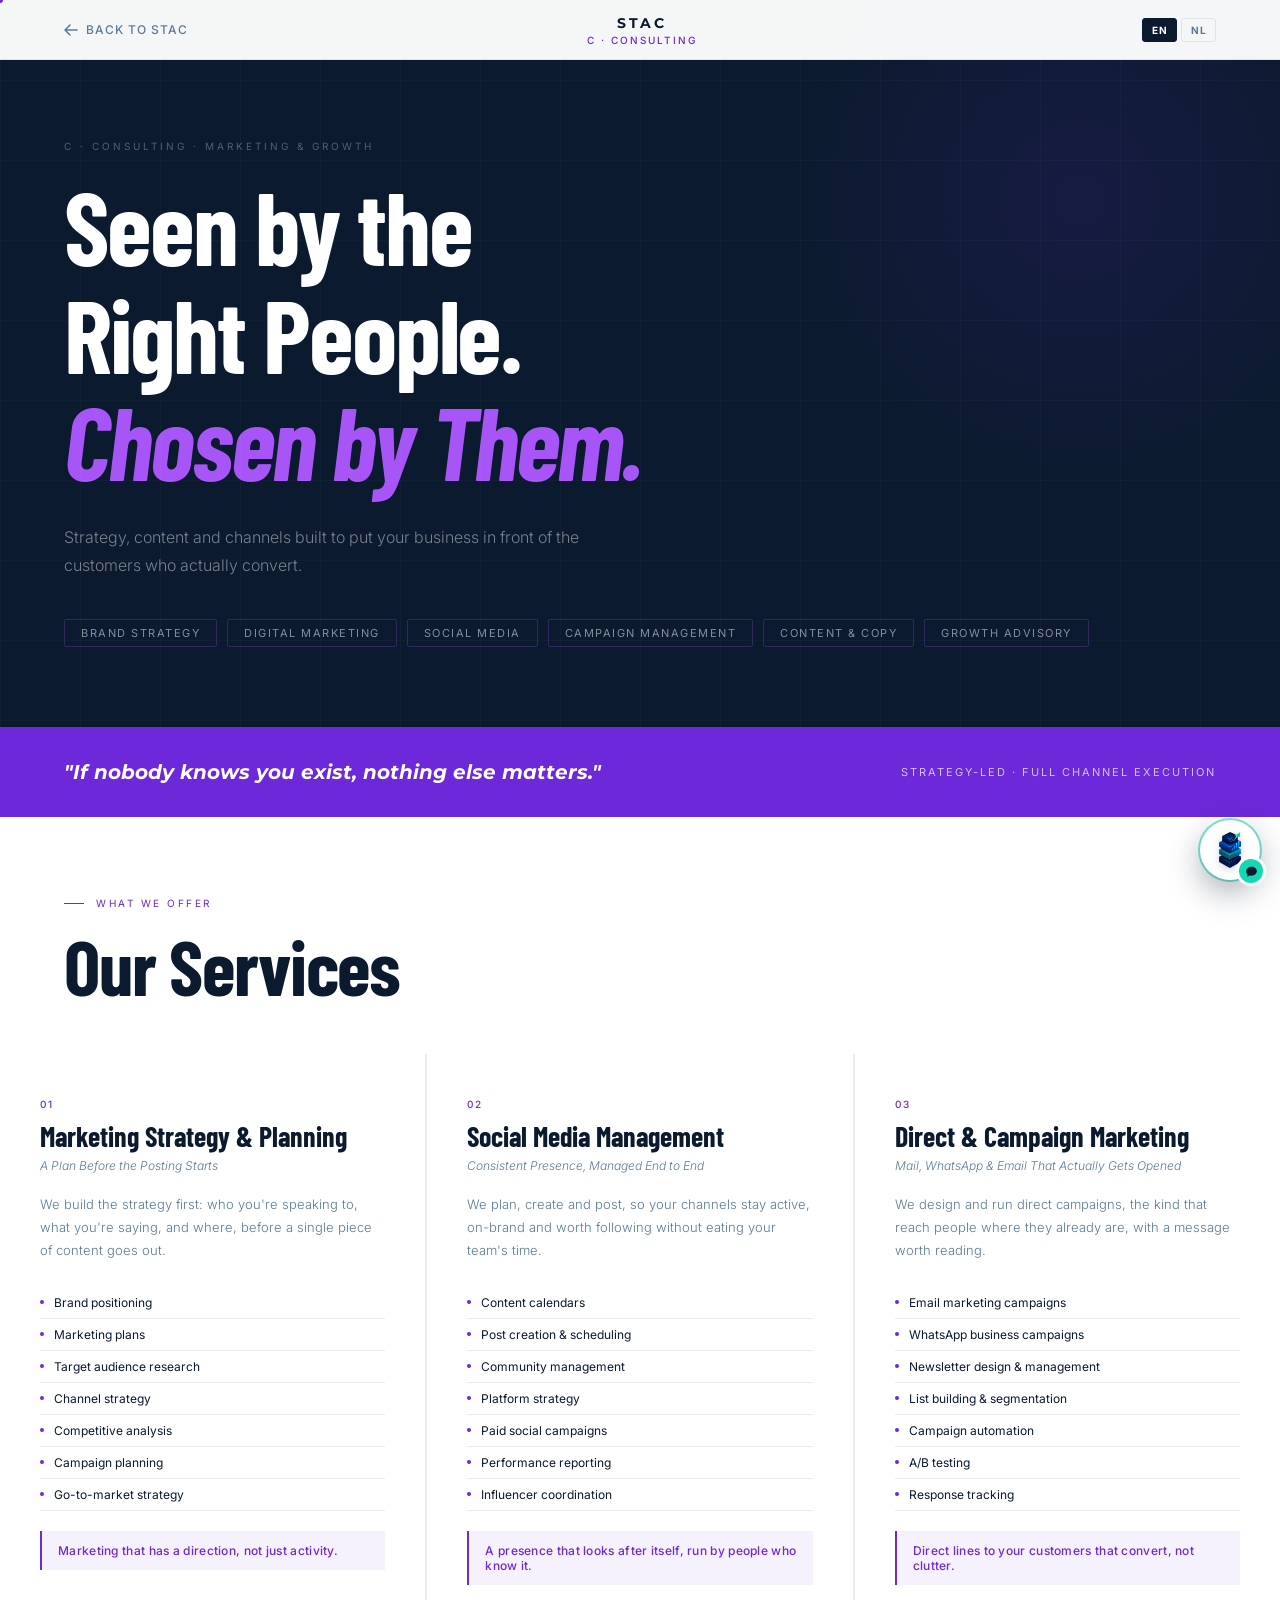
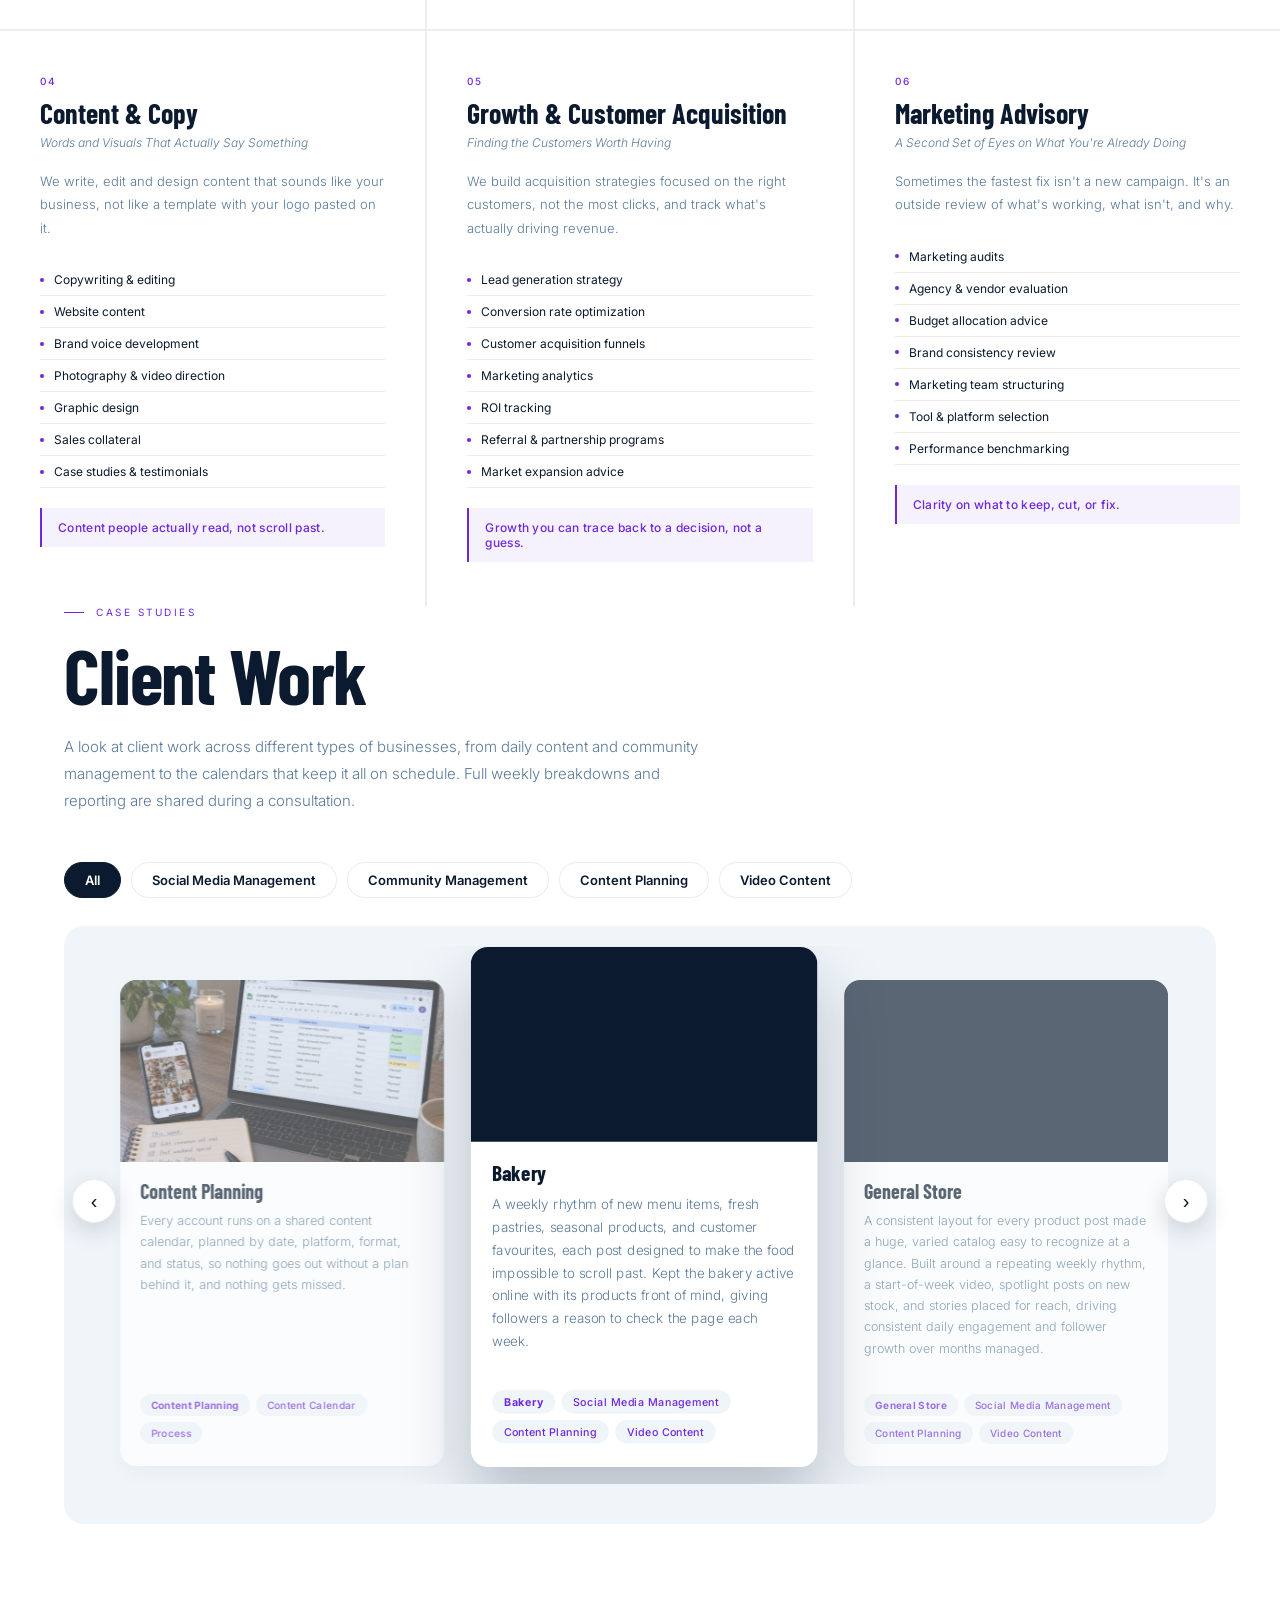
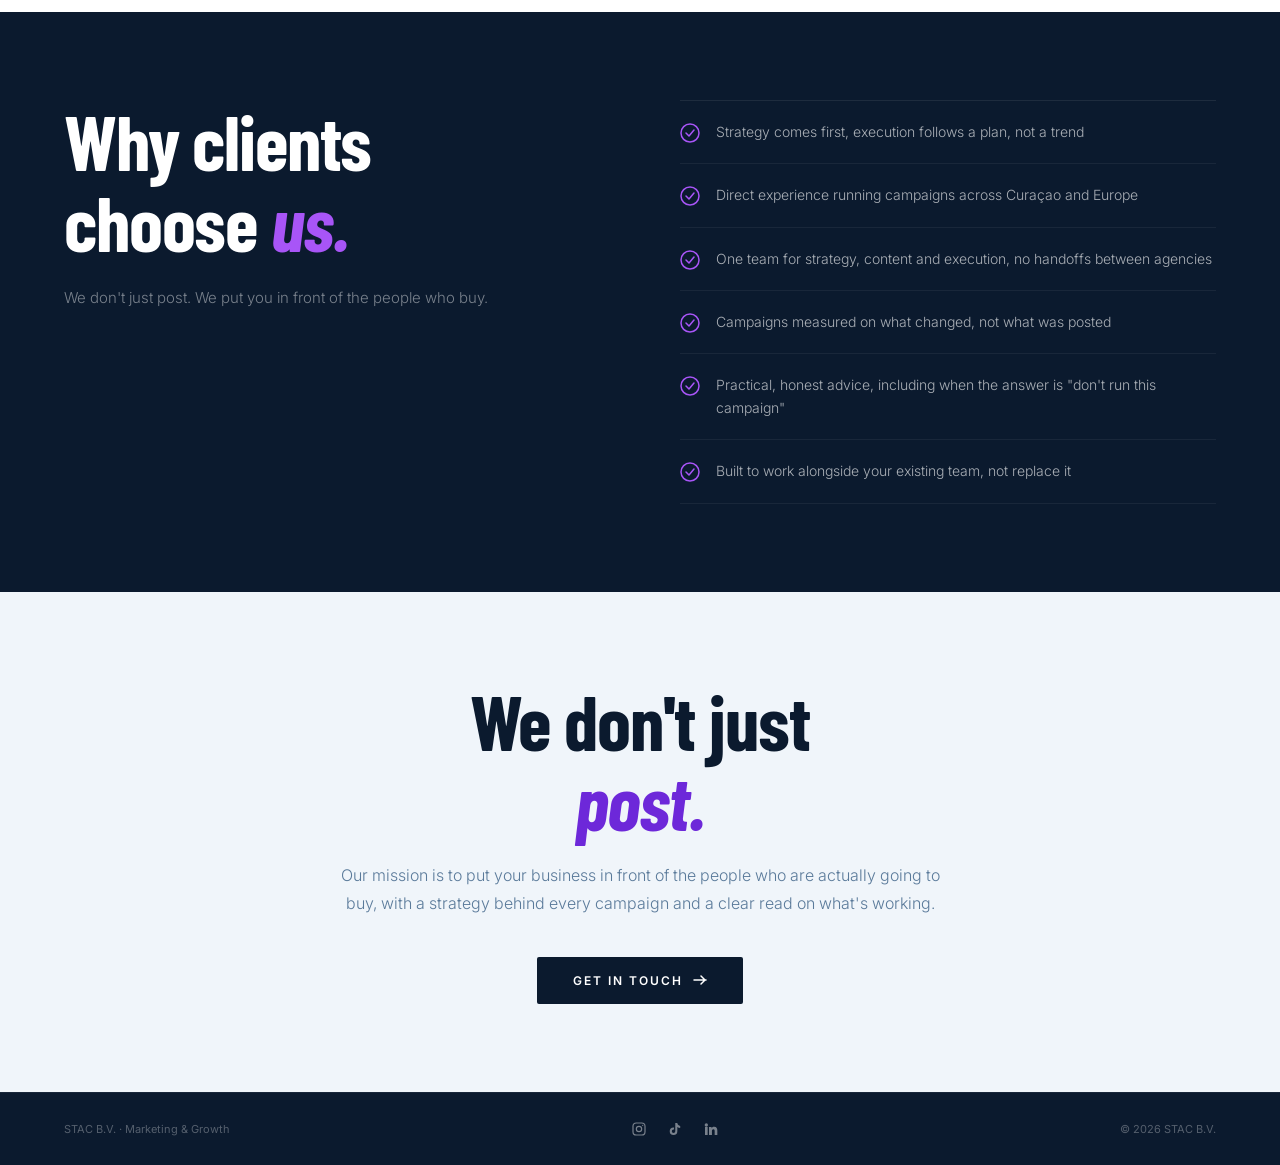
<file: marketing-growth.html>
<!DOCTYPE html>
<html lang="en" data-nl-title="Marketing &amp; Groei | STAC">
<head>
<script>document.documentElement.classList.add('js');</script>
<script src="assets/stac-lang.js"></script>
<script src="assets/stac-analytics.js"></script>
<link rel="stylesheet" href="assets/stac-chat.css"/>
<script src="assets/stac-chat-data.js" defer></script>
<script src="assets/stac-chat.js" defer></script>
<script src="assets/stac-carousel.js" defer></script>
<meta charset="UTF-8"/>
<meta name="viewport" content="width=device-width,initial-scale=1"/>
<meta name="description" content="Marketing strategy, social media and campaigns that make sure the right people find you. Marketing &amp; Growth by STAC."/>
<meta property="og:type" content="website"/>
<meta property="og:site_name" content="STAC"/>
<meta property="og:title" content="Marketing &amp; Growth | STAC"/>
<meta property="og:description" content="Marketing strategy, social media and campaigns that make sure the right people find you. Marketing &amp; Growth by STAC."/>
<meta property="og:url" content="https://stacinternational.com/marketing-growth.html"/>
<meta property="og:image" content="https://stacinternational.com/logo/logo.png"/>
<meta name="twitter:card" content="summary"/>
<title>Marketing & Growth | STAC</title>
<link rel="icon" type="image/png" href="logo/icon.png"/>
<link href="https://fonts.googleapis.com/css2?family=Montserrat:ital,wght@0,500;0,600;0,700;1,600;1,700&family=Inter:wght@300;400;500;600&family=Barlow+Condensed:ital,wght@0,500;0,600;0,700;0,800;1,500;1,600;1,700;1,800&display=swap" rel="stylesheet"/>
<style>
*{margin:0;padding:0;box-sizing:border-box;}
html,body{width:100%;overflow-x:hidden;}
:root{
  --navy:#0B1A2E;
  --navy2:#0F2540;
  --teal:#6D28D9;
  --teal2:#A855F7;
  --white:#FFFFFF;
  --off:#F0F5FA;
  --text:#0B1A2E;
  --muted:#5A7A9A;
  --border:rgba(11,26,46,0.08);
  --gold:#F59E0B;
}
body{background:var(--white);color:var(--text);font-family:'Inter',sans-serif;cursor:none;}
#cur{position:fixed;width:6px;height:6px;background:var(--teal);border-radius:50%;pointer-events:none;z-index:9999;transform:translate(-50%,-50%);transition:width .3s,height .3s,background .3s;}
#cur.big{width:40px;height:40px;background:transparent;border:1px solid rgba(109,40,217,0.5);}

/* NAV */
nav{position:fixed;top:0;left:0;right:0;z-index:100;display:flex;align-items:center;justify-content:space-between;padding:0 64px;height:60px;background:rgba(255,255,255,0.96);backdrop-filter:blur(12px);border-bottom:1px solid var(--border);}
.nav-back{display:flex;align-items:center;gap:8px;font-size:12px;font-weight:500;letter-spacing:1px;text-transform:uppercase;color:var(--muted);text-decoration:none;transition:color .2s;}
.nav-back:hover{color:var(--navy);}
.nav-back svg{transition:transform .2s;}
.nav-back:hover svg{transform:translateX(-3px);}
.nav-logo{font-family:'Montserrat',sans-serif;font-weight:700;font-size:14.4px;letter-spacing:3px;color:var(--navy);}
.nav-tag{font-size:10px;letter-spacing:2px;text-transform:uppercase;color:var(--teal);font-weight:500;}
.nav-center{display:flex;flex-direction:column;align-items:center;gap:2px;}
.nav-spacer{width:120px;display:flex;justify-content:flex-end;}
.lang-toggle{display:flex;gap:4px;}
.lb{padding:5px 9px;font-size:10px;font-weight:700;letter-spacing:.5px;border:1px solid var(--border);border-radius:3px;background:transparent;color:var(--muted);cursor:pointer;font-family:'Inter',sans-serif;transition:background .2s,color .2s;}
.lb.on{background:var(--navy);border-color:var(--navy);color:#fff;}

/* HERO */
.hero{background:var(--navy);padding:140px 64px 80px;position:relative;overflow:hidden;}
.hero-orb{position:absolute;width:600px;height:600px;border-radius:50%;background:radial-gradient(circle,rgba(109,40,217,.12) 0%,transparent 70%);top:-100px;right:-100px;animation:orb 10s ease-in-out infinite;}
@keyframes orb{0%,100%{transform:translate(0,0);}50%{transform:translate(-30px,30px);}}
.hero-grid{position:absolute;inset:0;background-image:linear-gradient(rgba(255,255,255,.025) 1px,transparent 1px),linear-gradient(90deg,rgba(255,255,255,.025) 1px,transparent 1px);background-size:80px 80px;pointer-events:none;}
.hero-label{font-size:10px;letter-spacing:3px;text-transform:uppercase;color:rgba(255,255,255,0.3);margin-bottom:20px;}
.hero-h1{font-family:'Barlow Condensed',sans-serif;font-weight:700;font-size:clamp(30px,8vw,112px);line-height:1.05;letter-spacing:-.02em;color:#fff;margin-bottom:12px;}
.hero-h1 em{font-style:italic;color:var(--teal2);}
.hero-sub{font-size:16px;color:rgba(255,255,255,0.45);font-weight:300;line-height:1.75;max-width:520px;margin-top:28px;}
.hero-tags{display:flex;flex-wrap:wrap;gap:10px;margin-top:40px;}
.hero-tag{padding:6px 16px;border:1px solid rgba(168,85,247,0.25);border-radius:2px;font-size:11px;letter-spacing:1.5px;text-transform:uppercase;color:rgba(255,255,255,0.5);}

/* INTRO STRIP */
.intro{background:var(--teal);padding:32px 64px;display:flex;align-items:center;justify-content:space-between;gap:40px;}
.intro-text{font-family:'Montserrat',sans-serif;font-size:20.4px;font-weight:700;font-style:italic;color:#fff;max-width:600px;line-height:1.3;}
.intro-badge{font-size:11px;letter-spacing:2px;text-transform:uppercase;color:rgba(255,255,255,0.7);white-space:nowrap;}

/* SECTIONS */
.section{padding:88px 64px;}
.s-label{font-size:10px;letter-spacing:2.5px;text-transform:uppercase;color:var(--teal);margin-bottom:16px;display:flex;align-items:center;gap:12px;}
.s-label::before{content:'';width:20px;height:1px;background:var(--teal);}
.s-h2{font-family:'Barlow Condensed',sans-serif;font-weight:700;font-size:clamp(32px,6vw,80px);line-height:1.05;letter-spacing:-.015em;color:var(--navy);margin-bottom:48px;}

/* SERVICE CARDS */
.services-grid{display:grid;grid-template-columns:repeat(3,1fr);gap:2px;background:var(--border);}
.svc-card{background:var(--white);padding:44px 40px;transition:background .2s;}
.svc-card:hover{background:var(--off);}
.svc-icon{width:44px;height:44px;border-radius:8px;background:rgba(109,40,217,0.08);display:flex;align-items:center;justify-content:center;margin-bottom:28px;}
.svc-icon svg{width:20px;height:20px;stroke:var(--teal);fill:none;stroke-width:1.5;stroke-linecap:round;stroke-linejoin:round;}
.svc-num{font-size:10px;letter-spacing:2px;text-transform:uppercase;color:var(--teal);margin-bottom:12px;font-weight:500;}
.svc-title{font-family:'Barlow Condensed',sans-serif;font-size:28px;font-weight:700;color:var(--navy);line-height:1;margin-bottom:8px;}
.svc-subtitle{font-size:12px;color:var(--muted);font-style:italic;margin-bottom:20px;font-weight:300;}
.svc-body{font-size:13px;color:var(--muted);line-height:1.8;font-weight:300;margin-bottom:24px;}
.svc-list{list-style:none;display:flex;flex-direction:column;gap:0;}
.svc-list li{font-size:12px;color:var(--text);padding:8px 0 8px 14px;border-bottom:1px solid var(--border);position:relative;font-weight:400;}
.svc-list li::before{content:'';position:absolute;left:0;top:50%;transform:translateY(-50%);width:4px;height:4px;border-radius:50%;background:var(--teal);}
.svc-outcome{margin-top:20px;padding:12px 16px;background:rgba(109,40,217,0.06);border-left:2px solid var(--teal);font-size:12px;color:var(--teal);font-weight:500;letter-spacing:.3px;}

/* CASE STUDIES CAROUSEL */
.fp-lede{font-size:15px;color:var(--muted);font-weight:300;line-height:1.8;max-width:640px;margin-top:-30px;margin-bottom:48px;}
.fp-filters{display:flex;flex-wrap:wrap;gap:10px;margin-bottom:28px;}
.fp-filter-btn{padding:9px 20px;border-radius:24px;border:1.5px solid var(--border);background:#fff;color:var(--navy);font-size:13px;font-weight:600;cursor:pointer;transition:all .2s;white-space:nowrap;font-family:'Inter',sans-serif;}
.fp-filter-btn:hover{border-color:var(--teal);}
.fp-filter-btn.active{background:var(--navy);border-color:var(--navy);color:#fff;}
.fp-carousel3{position:relative;background:var(--off);border-radius:20px;padding:20px 48px 40px;}
.fp-viewport3{overflow:hidden;}
.fp-track3{display:flex;transition:transform .6s cubic-bezier(.65,0,.35,1);padding:34px 4px 18px;}
.fp-card3{flex:0 0 calc(33.333% - 25.33px);margin-right:38px;background:#fff;border-radius:16px;overflow:hidden;box-shadow:0 8px 24px rgba(11,26,46,.06);display:flex;flex-direction:column;transition:transform .4s ease,opacity .4s ease,box-shadow .4s ease;opacity:.65;}
.fp-card3-img{position:relative;aspect-ratio:16/9;overflow:hidden;background:var(--navy);}
.fp-card3-img img{width:100%;height:100%;object-fit:cover;display:block;transition:transform .6s ease;}
.fp-card3:hover .fp-card3-img img{transform:scale(1.06);}
.fp-card3-body{padding:18px 20px 22px;display:flex;flex-direction:column;flex:1;}
.fp-card3-body h3{font-family:'Barlow Condensed',sans-serif;font-weight:700;font-size:20px;color:var(--navy);margin-bottom:8px;line-height:1.1;}
.fp-card3-body p{font-size:12.5px;color:var(--muted);line-height:1.7;font-weight:300;margin-bottom:14px;flex:1;}
.fp-tags3{display:flex;flex-wrap:wrap;gap:6px;}
.fp-tags3 span{font-size:10px;padding:5px 11px;background:var(--off);border-radius:14px;color:var(--teal);letter-spacing:.3px;font-weight:500;}
.fp-tags3 span.co{font-weight:700;}
.fp-arrow3{position:absolute;top:calc(50% - 24px);transform:translateY(-50%);width:44px;height:44px;border-radius:50%;background:#fff;border:1px solid var(--border);color:var(--navy);display:flex;align-items:center;justify-content:center;font-size:20px;line-height:1;cursor:pointer;box-shadow:0 8px 24px rgba(11,26,46,.16);z-index:5;transition:background .2s,color .2s;}
.fp-arrow3:hover{background:var(--navy);color:#fff;}
.fp-arrow3.prev{left:8px;}
.fp-arrow3.next{right:8px;}
.fp-card3.is-center{opacity:1;transform:translateY(-16px) scale(1.07);box-shadow:0 32px 64px rgba(11,26,46,.26);z-index:2;position:relative;}
@media(max-width:900px){
  .fp-card3{flex-basis:calc(50% - 14px);margin-right:28px;}
  .fp-carousel3{padding:18px 44px 36px;}
}
@media(max-width:640px){
  .fp-card3{flex-basis:100%;margin-right:0;}
  .fp-carousel3{padding:16px 40px 32px;}
  .fp-arrow3.prev{left:2px;}
  .fp-arrow3.next{right:2px;}
}

/* WHY SECTION */
.why{background:var(--navy);padding:88px 64px;}
.why-grid{display:grid;grid-template-columns:1fr 1fr;gap:80px;align-items:start;}
.why-left{}
.why-h2{font-family:'Barlow Condensed',sans-serif;font-weight:700;font-size:clamp(32px,6vw,80px);line-height:1.05;letter-spacing:-.015em;color:#fff;margin-bottom:8px;}
.why-h2 em{font-style:italic;color:var(--teal2);}
.why-sub{font-size:15px;color:rgba(255,255,255,0.45);font-weight:300;line-height:1.75;max-width:440px;margin-top:24px;}
.why-list{display:flex;flex-direction:column;gap:0;border-top:1px solid rgba(255,255,255,0.08);}
.why-item{padding:20px 0;border-bottom:1px solid rgba(255,255,255,0.06);display:flex;align-items:flex-start;gap:16px;}
.why-check{width:20px;height:20px;flex-shrink:0;margin-top:2px;}
.why-text{font-size:14px;color:rgba(255,255,255,0.65);font-weight:300;line-height:1.6;}

/* VALUE PROP */
.value{background:var(--off);padding:88px 64px;text-align:center;}
.value-h2{font-family:'Barlow Condensed',sans-serif;font-weight:700;font-size:clamp(32px,6vw,80px);line-height:1.05;letter-spacing:-.015em;color:var(--navy);margin-bottom:12px;}
.value-h2 em{font-style:italic;color:var(--teal);}
.value-sub{font-size:16px;color:var(--muted);font-weight:300;line-height:1.75;max-width:600px;margin:20px auto 40px;}
.value-cta{display:inline-flex;align-items:center;gap:10px;padding:16px 36px;background:var(--navy);color:#fff;font-size:12px;font-weight:600;letter-spacing:2px;text-transform:uppercase;text-decoration:none;border-radius:2px;transition:opacity .2s;}
.value-cta:hover{opacity:.85;}

/* FOOTER */
footer{background:var(--navy);padding:24px 64px;display:flex;justify-content:space-between;align-items:center;border-top:1px solid rgba(255,255,255,0.06);}
.f-left{font-size:11px;color:rgba(255,255,255,0.3);}
.f-right{font-size:11px;color:rgba(255,255,255,0.3);}
.f-social{display:flex;gap:12px;}
.f-social a{color:rgba(255,255,255,0.45);display:inline-flex;padding:4px;transition:color .2s;}
.f-social a:hover{color:#fff;}

/* REVEAL */
html.js .rv{opacity:0;transform:translateY(24px);transition:opacity .7s ease,transform .7s ease;}
html.js .rv.in{opacity:1;transform:none;}
html.js .rv2{opacity:0;transform:translateY(24px);transition:opacity .7s ease .15s,transform .7s ease .15s;}
html.js .rv2.in{opacity:1;transform:none;}

@media(max-width:900px){
  nav{padding:0 16px;}
  .nav-back-label{display:none;}
  .nav-spacer{width:auto;}
  .lb{padding:4px 7px;font-size:9px;}
  .nav-tag{display:none;}
  .hero,.section,.why,.value{padding-left:24px;padding-right:24px;}
  .hero-h1{line-height:1.08;letter-spacing:-1px;}
  .intro{flex-direction:column;gap:16px;padding:24px;}
  .intro-badge{white-space:normal;text-align:center;}
  .services-grid{grid-template-columns:1fr;}
  .why-grid{grid-template-columns:1fr;}
  footer{flex-direction:column;gap:12px;text-align:center;padding:24px;}
  body{cursor:auto;}#cur{display:none;}
}
</style>
</head>
<body>
<div id="cur"></div>

<nav>
  <a class="nav-back" href="index.html">
    <svg width="14" height="14" viewBox="0 0 14 14" fill="none"><path d="M13 7H1M6 2L1 7l5 5" stroke="currentColor" stroke-width="1.5" stroke-linecap="round" stroke-linejoin="round"/></svg>
    <span class="nav-back-label" data-nl="Terug naar STAC">Back to STAC</span>
  </a>
  <div class="nav-center">
    <div class="nav-logo">STAC</div>
    <div class="nav-tag" data-nl="C · Consulting">C · Consulting</div>
  </div>
  <div class="nav-spacer">
    <div class="lang-toggle">
      <button class="lb" id="ben">EN</button>
      <button class="lb" id="bnl">NL</button>
    </div>
  </div>
</nav>

<!-- HERO -->
<div class="hero">
  <div class="hero-orb"></div>
  <div class="hero-grid"></div>
  <div class="hero-label" data-nl="C · Consulting · Marketing &amp; Groei">C · Consulting · Marketing & Growth</div>
  <h1 class="hero-h1" data-nl="Gezien door de&lt;br/&gt;Juiste Mensen.&lt;br/&gt;&lt;em&gt;Door Hen Gekozen.&lt;/em&gt;">Seen by the<br/>Right People.<br/><em>Chosen by Them.</em></h1>
  <p class="hero-sub" data-nl="Strategie, content en kanalen die uw bedrijf onder de aandacht brengen van de klanten die daadwerkelijk converteren.">Strategy, content and channels built to put your business in front of the customers who actually convert.</p>
  <div class="hero-tags" data-nl="&lt;span class=&quot;hero-tag&quot;&gt;Merkstrategie&lt;/span&gt;&lt;span class=&quot;hero-tag&quot;&gt;Digitale Marketing&lt;/span&gt;&lt;span class=&quot;hero-tag&quot;&gt;Social Media&lt;/span&gt;&lt;span class=&quot;hero-tag&quot;&gt;Campagnebeheer&lt;/span&gt;&lt;span class=&quot;hero-tag&quot;&gt;Content &amp; Copy&lt;/span&gt;&lt;span class=&quot;hero-tag&quot;&gt;Groei-advies&lt;/span&gt;">
    <span class="hero-tag">Brand Strategy</span>
    <span class="hero-tag">Digital Marketing</span>
    <span class="hero-tag">Social Media</span>
    <span class="hero-tag">Campaign Management</span>
    <span class="hero-tag">Content & Copy</span>
    <span class="hero-tag">Growth Advisory</span>
  </div>
</div>

<!-- INTRO STRIP -->
<div class="intro">
  <div class="intro-text" data-nl="&quot;Als niemand weet dat u bestaat, doet niets anders ertoe.&quot;">"If nobody knows you exist, nothing else matters."</div>
  <div class="intro-badge" data-nl="Strategiegedreven · Volledige Kanaaluitvoering">Strategy-Led · Full Channel Execution</div>
</div>

<!-- SERVICES -->
<div class="section" style="background:#fff;padding-top:80px;padding-bottom:0;">
  <div class="rv">
    <div class="s-label" data-nl="Wat wij bieden">What we offer</div>
    <h2 class="s-h2" data-nl="Onze Diensten">Our Services</h2>
  </div>
</div>
<div class="services-grid rv">

  <!-- 1 Marketing Strategy & Planning -->
  <div class="svc-card">
    <div class="svc-num">01</div>
    <div class="svc-title" data-nl="Marketingstrategie &amp; Planning">Marketing Strategy & Planning</div>
    <div class="svc-subtitle" data-nl="Een Plan Voordat het Posten Begint">A Plan Before the Posting Starts</div>
    <p class="svc-body" data-nl="Wij bouwen eerst de strategie: tegen wie u spreekt, wat u zegt en waar, voordat er ook maar één stuk content naar buiten gaat.">We build the strategy first: who you're speaking to, what you're saying, and where, before a single piece of content goes out.</p>
    <ul class="svc-list" data-nl="&lt;li&gt;Merkpositionering&lt;/li&gt;&lt;li&gt;Marketingplannen&lt;/li&gt;&lt;li&gt;Doelgroeponderzoek&lt;/li&gt;&lt;li&gt;Kanaalstrategie&lt;/li&gt;&lt;li&gt;Concurrentieanalyse&lt;/li&gt;&lt;li&gt;Campagneplanning&lt;/li&gt;&lt;li&gt;Go-to-marketstrategie&lt;/li&gt;">
      <li>Brand positioning</li>
      <li>Marketing plans</li>
      <li>Target audience research</li>
      <li>Channel strategy</li>
      <li>Competitive analysis</li>
      <li>Campaign planning</li>
      <li>Go-to-market strategy</li>
    </ul>
    <div class="svc-outcome" data-nl="Marketing met een duidelijke richting, niet alleen activiteit.">Marketing that has a direction, not just activity.</div>
  </div>

  <!-- 2 Social Media Management -->
  <div class="svc-card">
    <div class="svc-num">02</div>
    <div class="svc-title" data-nl="Social Media Management">Social Media Management</div>
    <div class="svc-subtitle" data-nl="Consistente Aanwezigheid, Volledig Beheerd">Consistent Presence, Managed End to End</div>
    <p class="svc-body" data-nl="Wij plannen, maken en posten, zodat uw kanalen actief, on-brand en het volgen waard blijven, zonder dat het de tijd van uw team kost.">We plan, create and post, so your channels stay active, on-brand and worth following without eating your team's time.</p>
    <ul class="svc-list" data-nl="&lt;li&gt;Contentkalenders&lt;/li&gt;&lt;li&gt;Postcreatie &amp; planning&lt;/li&gt;&lt;li&gt;Community management&lt;/li&gt;&lt;li&gt;Platformstrategie&lt;/li&gt;&lt;li&gt;Betaalde social campagnes&lt;/li&gt;&lt;li&gt;Prestatierapportage&lt;/li&gt;&lt;li&gt;Influencer-coördinatie&lt;/li&gt;">
      <li>Content calendars</li>
      <li>Post creation & scheduling</li>
      <li>Community management</li>
      <li>Platform strategy</li>
      <li>Paid social campaigns</li>
      <li>Performance reporting</li>
      <li>Influencer coordination</li>
    </ul>
    <div class="svc-outcome" data-nl="Een aanwezigheid die zichzelf onderhoudt, beheerd door mensen die het kennen.">A presence that looks after itself, run by people who know it.</div>
  </div>

  <!-- 3 Direct & Campaign Marketing -->
  <div class="svc-card">
    <div class="svc-num">03</div>
    <div class="svc-title" data-nl="Direct- &amp; Campagnemarketing">Direct & Campaign Marketing</div>
    <div class="svc-subtitle" data-nl="Post, WhatsApp &amp; E-mail Die Daadwerkelijk Geopend Wordt">Mail, WhatsApp & Email That Actually Gets Opened</div>
    <p class="svc-body" data-nl="Wij ontwerpen en voeren directe campagnes uit, van het soort dat mensen bereikt waar ze al zijn, met een boodschap die het lezen waard is.">We design and run direct campaigns, the kind that reach people where they already are, with a message worth reading.</p>
    <ul class="svc-list" data-nl="&lt;li&gt;E-mailmarketingcampagnes&lt;/li&gt;&lt;li&gt;WhatsApp-bedrijfscampagnes&lt;/li&gt;&lt;li&gt;Nieuwsbriefontwerp &amp; -beheer&lt;/li&gt;&lt;li&gt;Lijstopbouw &amp; segmentatie&lt;/li&gt;&lt;li&gt;Campagneautomatisering&lt;/li&gt;&lt;li&gt;A/B-testen&lt;/li&gt;&lt;li&gt;Reactietracking&lt;/li&gt;">
      <li>Email marketing campaigns</li>
      <li>WhatsApp business campaigns</li>
      <li>Newsletter design & management</li>
      <li>List building & segmentation</li>
      <li>Campaign automation</li>
      <li>A/B testing</li>
      <li>Response tracking</li>
    </ul>
    <div class="svc-outcome" data-nl="Directe lijnen naar uw klanten die converteren, geen ruis.">Direct lines to your customers that convert, not clutter.</div>
  </div>

  <!-- 4 Content & Copy -->
  <div class="svc-card">
    <div class="svc-num">04</div>
    <div class="svc-title" data-nl="Content &amp; Copywriting">Content & Copy</div>
    <div class="svc-subtitle" data-nl="Woorden en Beelden Die Daadwerkelijk Iets Zeggen">Words and Visuals That Actually Say Something</div>
    <p class="svc-body" data-nl="Wij schrijven, redigeren en ontwerpen content die klinkt als uw bedrijf, niet als een sjabloon met uw logo erop geplakt.">We write, edit and design content that sounds like your business, not like a template with your logo pasted on it.</p>
    <ul class="svc-list" data-nl="&lt;li&gt;Copywriting &amp; redactie&lt;/li&gt;&lt;li&gt;Websitecontent&lt;/li&gt;&lt;li&gt;Ontwikkeling merkstem&lt;/li&gt;&lt;li&gt;Fotografie &amp; videoregie&lt;/li&gt;&lt;li&gt;Grafisch ontwerp&lt;/li&gt;&lt;li&gt;Verkoopmateriaal&lt;/li&gt;&lt;li&gt;Case studies &amp; testimonials&lt;/li&gt;">
      <li>Copywriting & editing</li>
      <li>Website content</li>
      <li>Brand voice development</li>
      <li>Photography & video direction</li>
      <li>Graphic design</li>
      <li>Sales collateral</li>
      <li>Case studies & testimonials</li>
    </ul>
    <div class="svc-outcome" data-nl="Content die mensen daadwerkelijk lezen, niet voorbij scrollen.">Content people actually read, not scroll past.</div>
  </div>

  <!-- 5 Growth & Customer Acquisition -->
  <div class="svc-card">
    <div class="svc-num">05</div>
    <div class="svc-title" data-nl="Groei &amp; Klantwerving">Growth & Customer Acquisition</div>
    <div class="svc-subtitle" data-nl="De Klanten Vinden Die Het Waard Zijn">Finding the Customers Worth Having</div>
    <p class="svc-body" data-nl="Wij bouwen wervingsstrategieën gericht op de juiste klanten, niet op de meeste clicks, en volgen wat daadwerkelijk omzet oplevert.">We build acquisition strategies focused on the right customers, not the most clicks, and track what's actually driving revenue.</p>
    <ul class="svc-list" data-nl="&lt;li&gt;Leadgeneratiestrategie&lt;/li&gt;&lt;li&gt;Conversieoptimalisatie&lt;/li&gt;&lt;li&gt;Klantwervingsfunnels&lt;/li&gt;&lt;li&gt;Marketinganalyse&lt;/li&gt;&lt;li&gt;ROI-tracking&lt;/li&gt;&lt;li&gt;Referral- &amp; partnerprogramma's&lt;/li&gt;&lt;li&gt;Marktuitbreidingsadvies&lt;/li&gt;">
      <li>Lead generation strategy</li>
      <li>Conversion rate optimization</li>
      <li>Customer acquisition funnels</li>
      <li>Marketing analytics</li>
      <li>ROI tracking</li>
      <li>Referral & partnership programs</li>
      <li>Market expansion advice</li>
    </ul>
    <div class="svc-outcome" data-nl="Groei die u kunt herleiden tot een beslissing, geen gok.">Growth you can trace back to a decision, not a guess.</div>
  </div>

  <!-- 6 Marketing Advisory -->
  <div class="svc-card">
    <div class="svc-num">06</div>
    <div class="svc-title" data-nl="Marketingadvies">Marketing Advisory</div>
    <div class="svc-subtitle" data-nl="Een Frisse Blik op Wat U Al Doet">A Second Set of Eyes on What You're Already Doing</div>
    <p class="svc-body" data-nl="Soms is de snelste oplossing geen nieuwe campagne, maar een externe blik op wat werkt, wat niet werkt, en waarom.">Sometimes the fastest fix isn't a new campaign. It's an outside review of what's working, what isn't, and why.</p>
    <ul class="svc-list" data-nl="&lt;li&gt;Marketingaudits&lt;/li&gt;&lt;li&gt;Bureau- &amp; leveranciersevaluatie&lt;/li&gt;&lt;li&gt;Budgetallocatie-advies&lt;/li&gt;&lt;li&gt;Merkconsistentiecontrole&lt;/li&gt;&lt;li&gt;Structurering marketingteam&lt;/li&gt;&lt;li&gt;Tool- &amp; platformselectie&lt;/li&gt;&lt;li&gt;Prestatiebenchmarking&lt;/li&gt;">
      <li>Marketing audits</li>
      <li>Agency & vendor evaluation</li>
      <li>Budget allocation advice</li>
      <li>Brand consistency review</li>
      <li>Marketing team structuring</li>
      <li>Tool & platform selection</li>
      <li>Performance benchmarking</li>
    </ul>
    <div class="svc-outcome" data-nl="Duidelijkheid over wat u moet behouden, schrappen of aanpassen.">Clarity on what to keep, cut, or fix.</div>
  </div>

</div>

<!-- CLIENT WORK -->
<div class="section" style="background:#fff;padding-top:0;">
  <div class="rv">
    <div class="s-label" data-nl="Praktijkvoorbeelden">Case Studies</div>
    <h2 class="s-h2" data-nl="Klantwerk">Client Work</h2>
  </div>
  <p class="fp-lede rv" data-nl="Een kijkje in klantwerk bij uiteenlopende soorten bedrijven, van dagelijkse content en community management tot de kalenders die alles op schema houden. Volledige weekoverzichten en rapportages worden gedeeld tijdens een kennismakingsgesprek.">A look at client work across different types of businesses, from daily content and community management to the calendars that keep it all on schedule. Full weekly breakdowns and reporting are shared during a consultation.</p>

  <div class="fp-filters rv">
    <button class="fp-filter-btn active" data-filter="all" data-nl="Alle">All</button>
    <button class="fp-filter-btn" data-filter="smm" data-nl="Social Media Management">Social Media Management</button>
    <button class="fp-filter-btn" data-filter="community" data-nl="Community Management">Community Management</button>
    <button class="fp-filter-btn" data-filter="planning" data-nl="Contentplanning">Content Planning</button>
    <button class="fp-filter-btn" data-filter="video" data-nl="Videocontent">Video Content</button>
  </div>

  <div class="fp-carousel3 rv" id="fpCarousel3">
    <div class="fp-viewport3" id="fp3Viewport">
      <div class="fp-track3" id="fpTrack3">
        <div class="fp-card3" data-tags="smm,planning,video">
          <div class="fp-card3-img"><img src="images/MG_bakery.jpg" alt="Bakery social media management" data-nl-alt="Socialmediabeheer voor een bakkerij" loading="lazy"/></div>
          <div class="fp-card3-body">
            <h3 data-nl="Bakkerij">Bakery</h3>
            <p data-nl="Een wekelijks ritme van nieuwe menu-items, verse gebakjes, seizoensproducten en klantfavorieten, elke post ontworpen om het eten onmogelijk te laten voorbijscrollen. Hield de bakkerij actief online met de producten top of mind, zodat volgers elke week een reden hadden om de pagina te checken.">A weekly rhythm of new menu items, fresh pastries, seasonal products, and customer favourites, each post designed to make the food impossible to scroll past. Kept the bakery active online with its products front of mind, giving followers a reason to check the page each week.</p>
            <div class="fp-tags3" data-nl="&lt;span class=&quot;co&quot;&gt;Bakkerij&lt;/span&gt;&lt;span class=&quot;tag-smm&quot;&gt;Social Media Management&lt;/span&gt;&lt;span class=&quot;tag-planning&quot;&gt;Contentplanning&lt;/span&gt;&lt;span class=&quot;tag-video&quot;&gt;Videocontent&lt;/span&gt;"><span class="co">Bakery</span><span class="tag-smm">Social Media Management</span><span class="tag-planning">Content Planning</span><span class="tag-video">Video Content</span></div>
          </div>
        </div>
        <div class="fp-card3" data-tags="smm,planning,video">
          <div class="fp-card3-img"><img src="images/MG_general_store.jpg" alt="General store social media management" data-nl-alt="Socialmediabeheer voor een buurtwinkel" loading="lazy"/></div>
          <div class="fp-card3-body">
            <h3 data-nl="Buurtwinkel">General Store</h3>
            <p data-nl="Een consistente lay-out voor elke productpost maakte een enorm, gevarieerd assortiment in één oogopslag herkenbaar. Opgebouwd rond een terugkerend weekritme: een video aan het begin van de week, spotlightposts over nieuwe voorraad en stories voor bereik. Dat zorgde voor gestage dagelijkse betrokkenheid en volgersgroei in de maanden dat wij het account beheerden.">A consistent layout for every product post made a huge, varied catalog easy to recognize at a glance. Built around a repeating weekly rhythm, a start-of-week video, spotlight posts on new stock, and stories placed for reach, driving consistent daily engagement and follower growth over months managed.</p>
            <div class="fp-tags3" data-nl="&lt;span class=&quot;co&quot;&gt;Buurtwinkel&lt;/span&gt;&lt;span class=&quot;tag-smm&quot;&gt;Social Media Management&lt;/span&gt;&lt;span class=&quot;tag-planning&quot;&gt;Contentplanning&lt;/span&gt;&lt;span class=&quot;tag-video&quot;&gt;Videocontent&lt;/span&gt;"><span class="co">General Store</span><span class="tag-smm">Social Media Management</span><span class="tag-planning">Content Planning</span><span class="tag-video">Video Content</span></div>
          </div>
        </div>
        <div class="fp-card3" data-tags="smm,video">
          <div class="fp-card3-img"><img src="images/MG_italian_place.jpg" alt="Restaurant social media management" data-nl-alt="Socialmediabeheer voor een restaurant" loading="lazy"/></div>
          <div class="fp-card3-body">
            <h3 data-nl="Restaurant">Restaurant</h3>
            <p data-nl="Gaf elk onderdeel van de kaart, pizza, pasta, salades, een eigen moment, gecombineerd met leuke, herkenbare TikTok-video's die een jonger publiek aantrokken en het eten en de sfeer lieten zien. Zorgde voor meer online aandacht, meer klanten in het restaurant en hielp zelfs bij het aantrekken van nieuw personeel. Een Linktree verbindt elke locatie en elk platform.">Gave every part of the menu, pizza, pasta, salads, its own moment, paired with fun, relatable TikTok videos that pulled in a younger audience and showed off the food and atmosphere. Increased online attention, brought more customers into the restaurant, and even helped attract new staff. A Linktree ties every location and platform together.</p>
            <div class="fp-tags3" data-nl="&lt;span class=&quot;co&quot;&gt;Restaurant&lt;/span&gt;&lt;span class=&quot;tag-video&quot;&gt;Videocontent&lt;/span&gt;&lt;span class=&quot;tag-smm&quot;&gt;Social Media Management&lt;/span&gt;"><span class="co">Restaurant</span><span class="tag-video">Video Content</span><span class="tag-smm">Social Media Management</span></div>
          </div>
        </div>
        <div class="fp-card3" data-tags="smm,planning,video">
          <div class="fp-card3-img"><img src="images/MG_massage_studio.jpg" alt="Massage studio social media management" data-nl-alt="Socialmediabeheer voor een massagestudio" loading="lazy"/></div>
          <div class="fp-card3-body">
            <h3 data-nl="Massagestudio">Massage Studio</h3>
            <p data-nl="Een rustigere, consistentere manier om diensten te tonen en klanten terug te laten komen naar de pagina. Opgebouwd rond behandelhighlights, ontspannende visuele stories, beschikbaarheidsherinneringen en educatieve content die de ervaring makkelijk te begrijpen maakt vóór het boeken, wat zorgde voor meer consistente zichtbaarheid en betrokkenheid via een gestructureerd contentritme.">A calmer, more consistent way to show services and bring clients back to the page. Built around treatment highlights, relaxing visual stories, availability reminders, and educational content that makes the experience easy to understand before booking, delivering more consistent visibility and engagement through a structured content rhythm.</p>
            <div class="fp-tags3" data-nl="&lt;span class=&quot;co&quot;&gt;Massagestudio&lt;/span&gt;&lt;span class=&quot;tag-smm&quot;&gt;Social Media Management&lt;/span&gt;&lt;span class=&quot;tag-planning&quot;&gt;Contentplanning&lt;/span&gt;&lt;span class=&quot;tag-video&quot;&gt;Videocontent&lt;/span&gt;"><span class="co">Massage Studio</span><span class="tag-smm">Social Media Management</span><span class="tag-planning">Content Planning</span><span class="tag-video">Video Content</span></div>
          </div>
        </div>
        <div class="fp-card3" data-tags="community">
          <div class="fp-card3-img"><img src="images/MG_client_exchange.jpg" alt="Client conversations across WhatsApp and Instagram" data-nl-alt="Klantgesprekken via WhatsApp en Instagram" loading="lazy"/></div>
          <div class="fp-card3-body">
            <h3 data-nl="Klantcontact">Client Exchange</h3>
            <p data-nl="Echte gesprekken, dagelijks afgehandeld: boekingsvragen, menuvragen en voorraadchecks beantwoord via WhatsApp, e-mail en Instagram, elk in de eigen stem van de klant. Zo blijft elk account responsief zonder de rest van het werk te vertragen.">Real conversations, handled daily: booking questions, menu inquiries, and stock checks answered across WhatsApp, Email, and Instagram in each client's own voice. Every account stays responsive without slowing down the rest of the work.</p>
            <div class="fp-tags3" data-nl="&lt;span class=&quot;co tag-community&quot;&gt;Community Management&lt;/span&gt;&lt;span&gt;WhatsApp&lt;/span&gt;&lt;span&gt;E-mail&lt;/span&gt;&lt;span&gt;Klantondersteuning&lt;/span&gt;"><span class="co tag-community">Community Management</span><span>WhatsApp</span><span>Email</span><span>Client Support</span></div>
          </div>
        </div>
        <div class="fp-card3" data-tags="planning">
          <div class="fp-card3-img"><img src="images/MG_content_planning.jpg" alt="Content planning calendar and process" data-nl-alt="Contentkalender en planningsproces" loading="lazy"/></div>
          <div class="fp-card3-body">
            <h3 data-nl="Contentplanning">Content Planning</h3>
            <p data-nl="Elk account draait op een gedeelde contentkalender, gepland op datum, platform, format en status, zodat niets naar buiten gaat zonder plan erachter, en niets wordt gemist.">Every account runs on a shared content calendar, planned by date, platform, format, and status, so nothing goes out without a plan behind it, and nothing gets missed.</p>
            <div class="fp-tags3" data-nl="&lt;span class=&quot;co tag-planning&quot;&gt;Contentplanning&lt;/span&gt;&lt;span&gt;Contentkalender&lt;/span&gt;&lt;span&gt;Proces&lt;/span&gt;"><span class="co tag-planning">Content Planning</span><span>Content Calendar</span><span>Process</span></div>
          </div>
        </div>
      </div>
    </div>
    <button class="fp-arrow3 prev" id="fp3Prev" aria-label="Previous case study" data-nl-aria="Vorige case">&#8249;</button>
    <button class="fp-arrow3 next" id="fp3Next" aria-label="Next case study" data-nl-aria="Volgende case">&#8250;</button>
  </div>
</div>

<!-- WHY US -->
<div class="why">
  <div class="why-grid">
    <div class="why-left rv">
      <h2 class="why-h2" data-nl="Waarom klanten&lt;br/&gt;voor &lt;em&gt;ons kiezen.&lt;/em&gt;">Why clients<br/>choose <em>us.</em></h2>
      <p class="why-sub" data-nl="Wij posten niet zomaar. Wij brengen u onder de aandacht van de mensen die kopen.">We don't just post. We put you in front of the people who buy.</p>
    </div>
    <div class="why-list rv2">
      <div class="why-item">
        <svg class="why-check" viewBox="0 0 20 20" fill="none"><circle cx="10" cy="10" r="9" stroke="#A855F7" stroke-width="1.5"/><path d="M6 10l3 3 5-6" stroke="#A855F7" stroke-width="1.5" stroke-linecap="round" stroke-linejoin="round"/></svg>
        <span class="why-text" data-nl="Strategie komt eerst, uitvoering volgt een plan, geen trend">Strategy comes first, execution follows a plan, not a trend</span>
      </div>
      <div class="why-item">
        <svg class="why-check" viewBox="0 0 20 20" fill="none"><circle cx="10" cy="10" r="9" stroke="#A855F7" stroke-width="1.5"/><path d="M6 10l3 3 5-6" stroke="#A855F7" stroke-width="1.5" stroke-linecap="round" stroke-linejoin="round"/></svg>
        <span class="why-text" data-nl="Directe ervaring met campagnes in Curaçao en Europa">Direct experience running campaigns across Curaçao and Europe</span>
      </div>
      <div class="why-item">
        <svg class="why-check" viewBox="0 0 20 20" fill="none"><circle cx="10" cy="10" r="9" stroke="#A855F7" stroke-width="1.5"/><path d="M6 10l3 3 5-6" stroke="#A855F7" stroke-width="1.5" stroke-linecap="round" stroke-linejoin="round"/></svg>
        <span class="why-text" data-nl="Eén team voor strategie, content en uitvoering, geen overdrachten tussen bureaus">One team for strategy, content and execution, no handoffs between agencies</span>
      </div>
      <div class="why-item">
        <svg class="why-check" viewBox="0 0 20 20" fill="none"><circle cx="10" cy="10" r="9" stroke="#A855F7" stroke-width="1.5"/><path d="M6 10l3 3 5-6" stroke="#A855F7" stroke-width="1.5" stroke-linecap="round" stroke-linejoin="round"/></svg>
        <span class="why-text" data-nl="Campagnes gemeten op wat er veranderde, niet op wat er geplaatst werd">Campaigns measured on what changed, not what was posted</span>
      </div>
      <div class="why-item">
        <svg class="why-check" viewBox="0 0 20 20" fill="none"><circle cx="10" cy="10" r="9" stroke="#A855F7" stroke-width="1.5"/><path d="M6 10l3 3 5-6" stroke="#A855F7" stroke-width="1.5" stroke-linecap="round" stroke-linejoin="round"/></svg>
        <span class="why-text" data-nl="Praktisch, eerlijk advies, ook als het antwoord is: 'voer deze campagne niet uit'">Practical, honest advice, including when the answer is "don't run this campaign"</span>
      </div>
      <div class="why-item">
        <svg class="why-check" viewBox="0 0 20 20" fill="none"><circle cx="10" cy="10" r="9" stroke="#A855F7" stroke-width="1.5"/><path d="M6 10l3 3 5-6" stroke="#A855F7" stroke-width="1.5" stroke-linecap="round" stroke-linejoin="round"/></svg>
        <span class="why-text" data-nl="Gebouwd om naast uw bestaande team te werken, niet om het te vervangen">Built to work alongside your existing team, not replace it</span>
      </div>
    </div>
  </div>
</div>

<!-- VALUE PROP -->
<div class="value rv">
  <h2 class="value-h2" data-nl="Wij posten niet&lt;br/&gt;&lt;em&gt;zomaar.&lt;/em&gt;">We don't just<br/><em>post.</em></h2>
  <p class="value-sub" data-nl="Onze missie is om uw bedrijf onder de aandacht te brengen van de mensen die daadwerkelijk gaan kopen, met een strategie achter elke campagne en een helder beeld van wat werkt.">Our mission is to put your business in front of the people who are actually going to buy, with a strategy behind every campaign and a clear read on what's working.</p>
  <a class="value-cta" href="index.html#contact">
    <span data-nl="Neem contact op">Get in touch</span>
    <svg width="14" height="14" viewBox="0 0 14 14" fill="none"><path d="M1 7h12M8 3l4 4-4 4" stroke="currentColor" stroke-width="1.5" stroke-linecap="round" stroke-linejoin="round"/></svg>
  </a>
</div>

<footer>
  <div class="f-left" data-nl="STAC B.V. · Marketing &amp; Groei">STAC B.V. · Marketing & Growth</div>
  <div class="f-social" role="group" aria-label="STAC on social media" data-nl-aria="STAC op sociale media">
    <a href="https://www.instagram.com/stac.international/" target="_blank" rel="noopener" aria-label="STAC on Instagram" data-nl-aria="STAC op Instagram"><svg viewBox="0 0 24 24" width="16" height="16" fill="none" stroke="currentColor" stroke-width="1.8" aria-hidden="true"><rect x="3" y="3" width="18" height="18" rx="5"/><circle cx="12" cy="12" r="4"/><circle cx="17.5" cy="6.5" r="1" fill="currentColor" stroke="none"/></svg></a>
    <a href="https://www.tiktok.com/@stac.international" target="_blank" rel="noopener" aria-label="STAC on TikTok" data-nl-aria="STAC op TikTok"><svg viewBox="0 0 24 24" width="16" height="16" fill="currentColor" aria-hidden="true"><path d="M16.6 5.8A4.3 4.3 0 0 1 15.5 3h-3.1v12.4a2.6 2.6 0 1 1-2.6-2.6c.3 0 .5 0 .8.1V9.8a5.8 5.8 0 0 0-.8-.1 5.7 5.7 0 1 0 5.7 5.7V9.1a7.3 7.3 0 0 0 4.3 1.4V7.4a4.3 4.3 0 0 1-3.2-1.6z"/></svg></a>
    <a href="https://www.linkedin.com/in/stac-international-88b5ba439/" target="_blank" rel="noopener" aria-label="STAC on LinkedIn" data-nl-aria="STAC op LinkedIn"><svg viewBox="0 0 24 24" width="16" height="16" fill="currentColor" aria-hidden="true"><path d="M4.98 3.5a2.5 2.5 0 1 1 0 5 2.5 2.5 0 0 1 0-5zM3 9h4v12H3zM9 9h3.8v1.7h.1c.5-1 1.8-2 3.8-2 4 0 4.8 2.6 4.8 6.1V21h-4v-5.6c0-1.3 0-3.1-1.9-3.1s-2.2 1.5-2.2 3V21H9z"/></svg></a>
  </div>
  <div class="f-right">© 2026 STAC B.V.</div>
</footer>

<script>
const cur=document.getElementById('cur');
document.addEventListener('mousemove',e=>{cur.style.left=e.clientX+'px';cur.style.top=e.clientY+'px';});
document.querySelectorAll('a,.svc-card,.fp-arrow3,.fp-card3,.fp-filter-btn,.lb').forEach(el=>{
  el.addEventListener('mouseenter',()=>cur.classList.add('big'));
  el.addEventListener('mouseleave',()=>cur.classList.remove('big'));
});
const obs=new IntersectionObserver(es=>es.forEach(e=>{if(e.isIntersecting)e.target.classList.add('in');}),{threshold:.08});
document.querySelectorAll('.rv,.rv2').forEach(el=>obs.observe(el));
</script>

<script>
(function(){
  function apply(lang){
    document.querySelectorAll('[data-nl]').forEach(function(el){
      if(el.dataset.enCache===undefined) el.dataset.enCache = el.innerHTML;
      el.innerHTML = lang==='nl' ? el.getAttribute('data-nl') : el.dataset.enCache;
    });
    var ben=document.getElementById('ben'), bnl=document.getElementById('bnl');
    if(ben) ben.className='lb'+(lang==='en'?' on':'');
    if(bnl) bnl.className='lb'+(lang==='nl'?' on':'');
    if(window.stacLangExtras) stacLangExtras(lang);
    try{localStorage.setItem('stac_lang',lang);}catch(e){}
  }
  var ben=document.getElementById('ben'), bnl=document.getElementById('bnl');
  if(ben) ben.addEventListener('click',function(){apply('en');});
  if(bnl) bnl.addEventListener('click',function(){apply('nl');});
  var saved='en'; try{saved=localStorage.getItem('stac_lang')||'en';}catch(e){}
  apply(saved);
})();
</script>
</body>
</html>
</file>
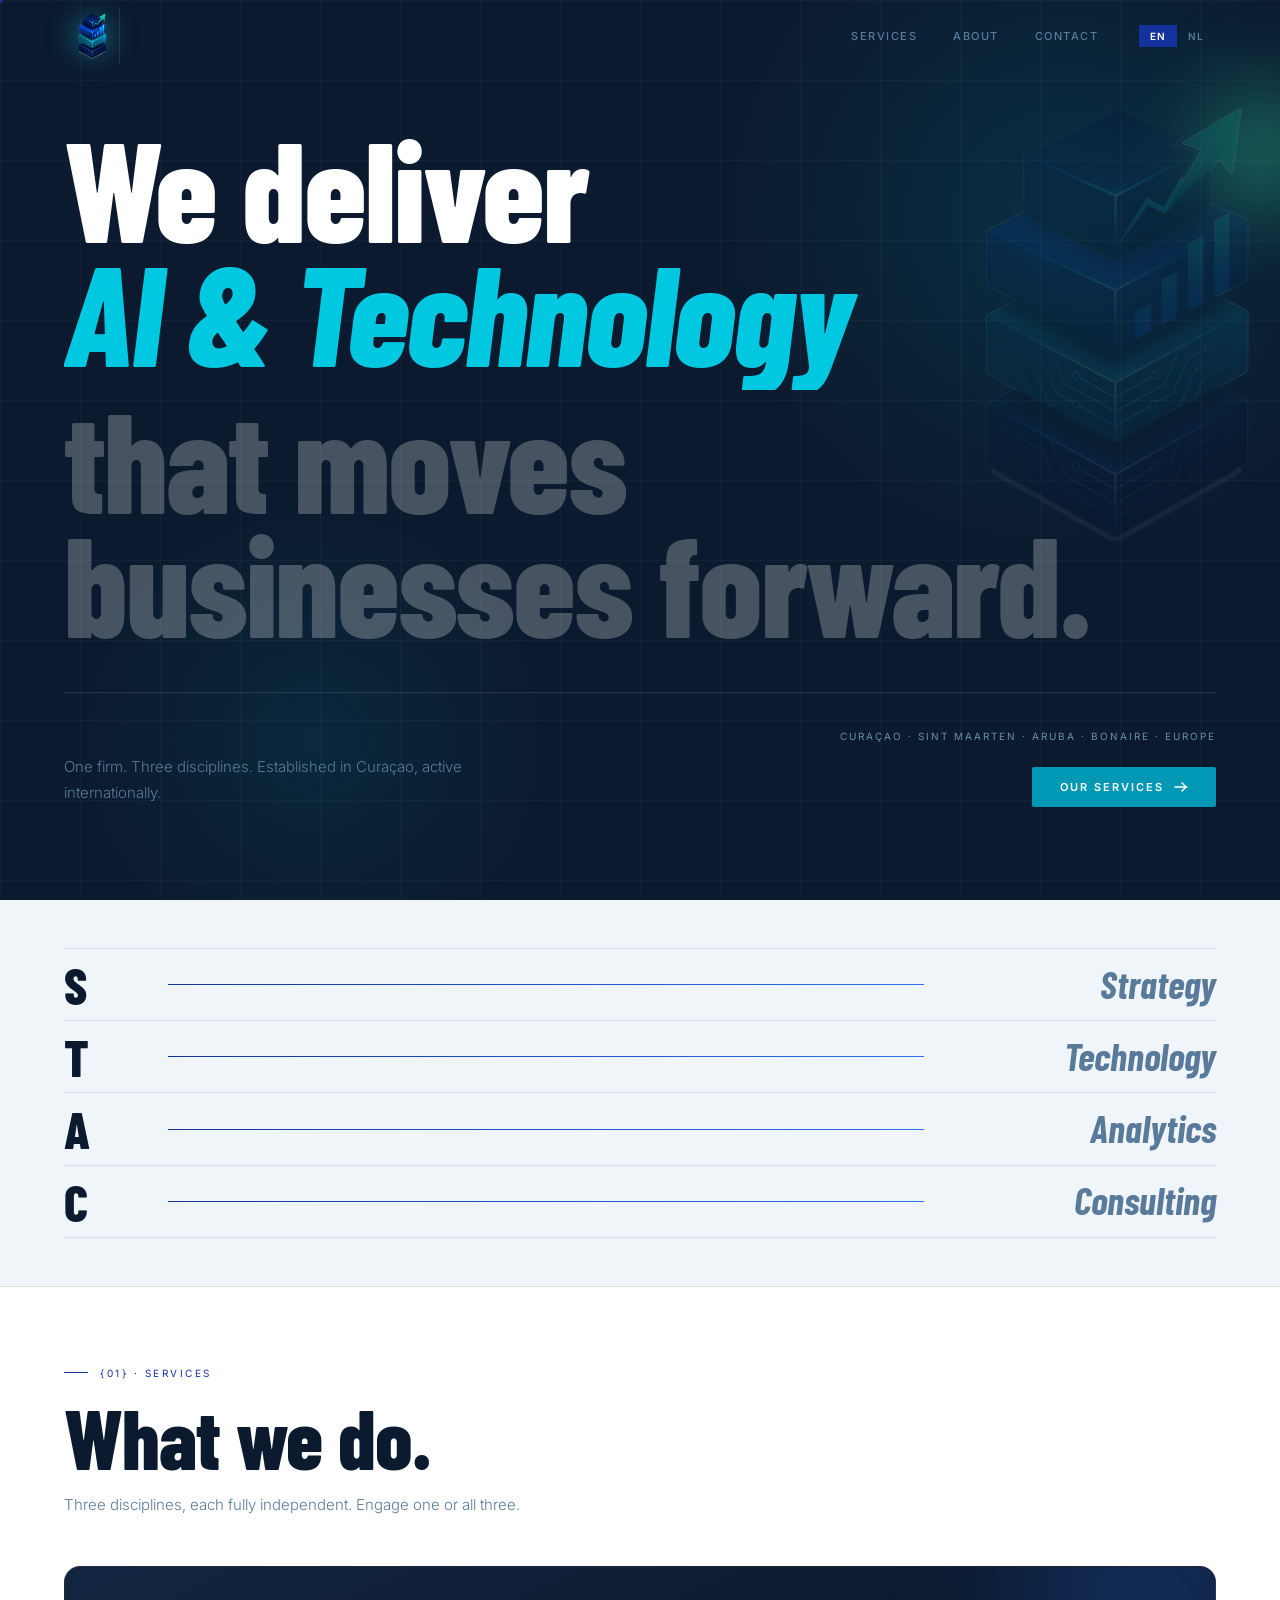
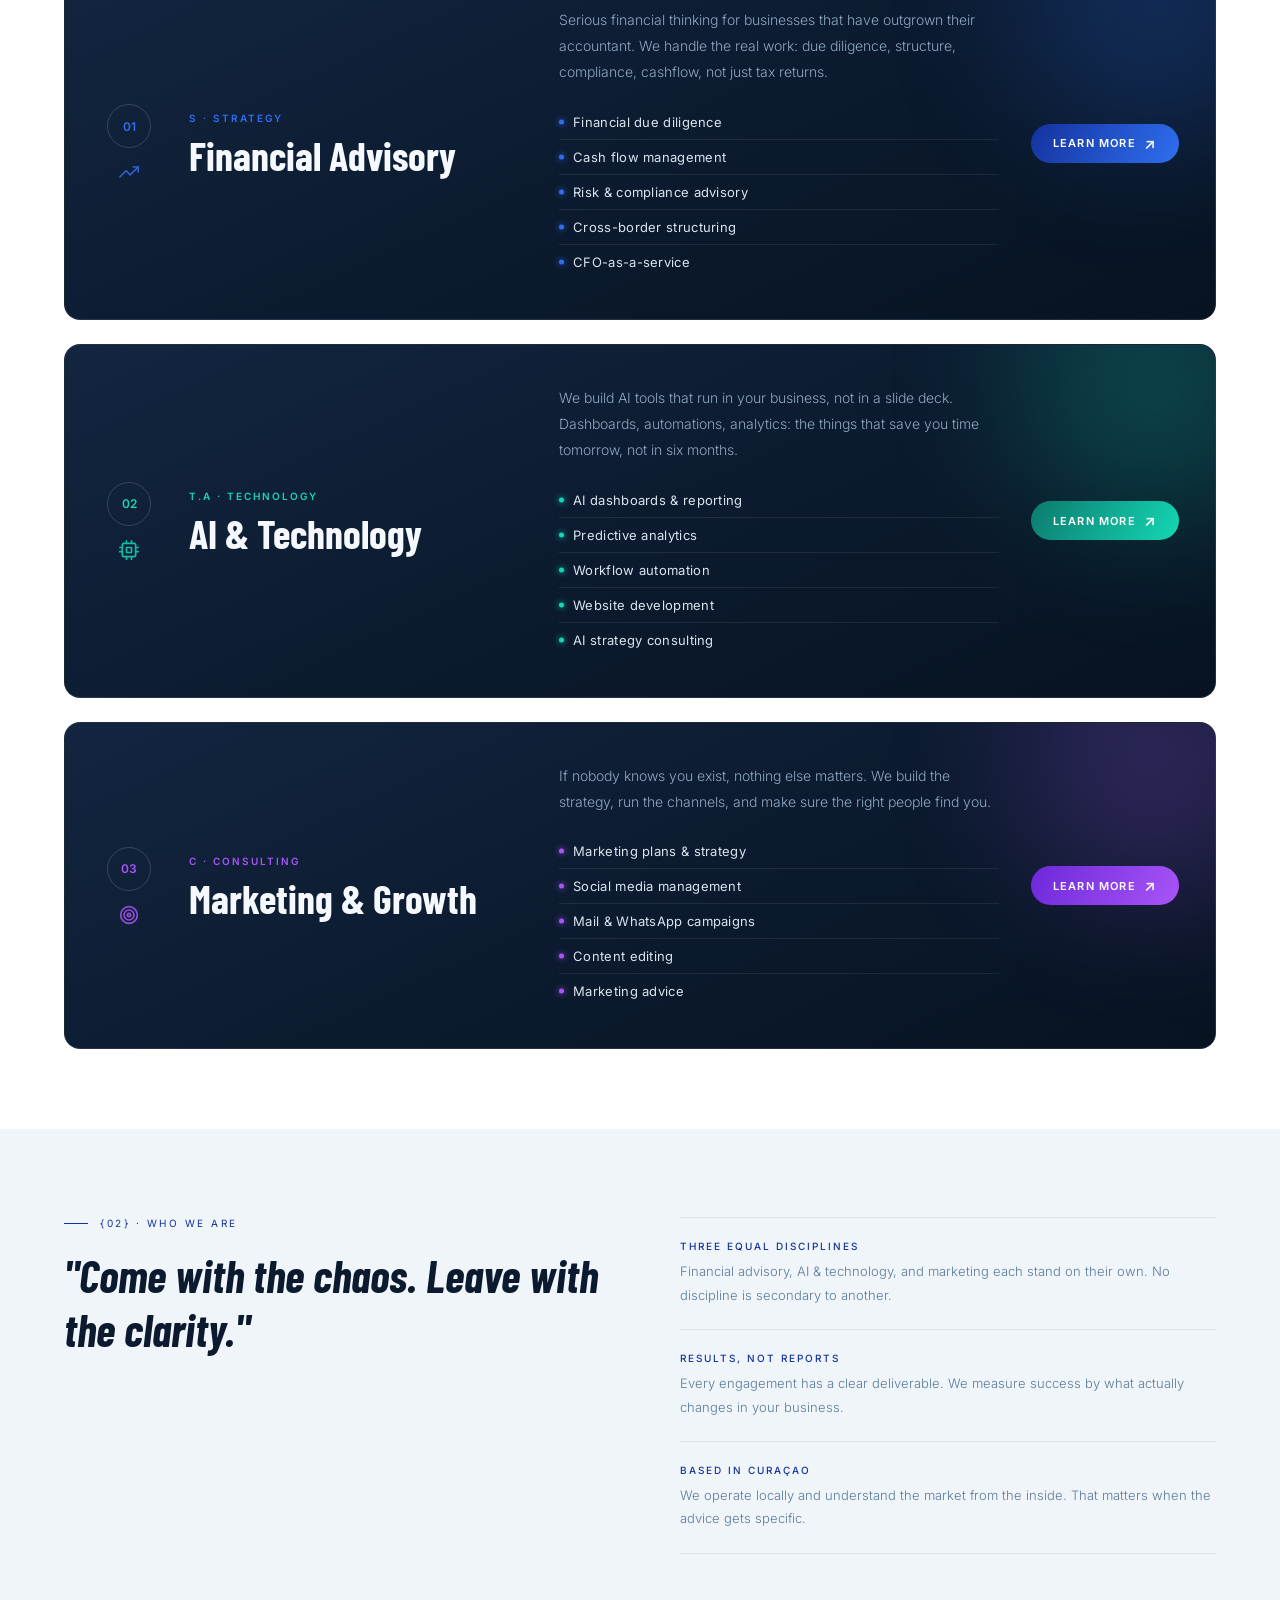
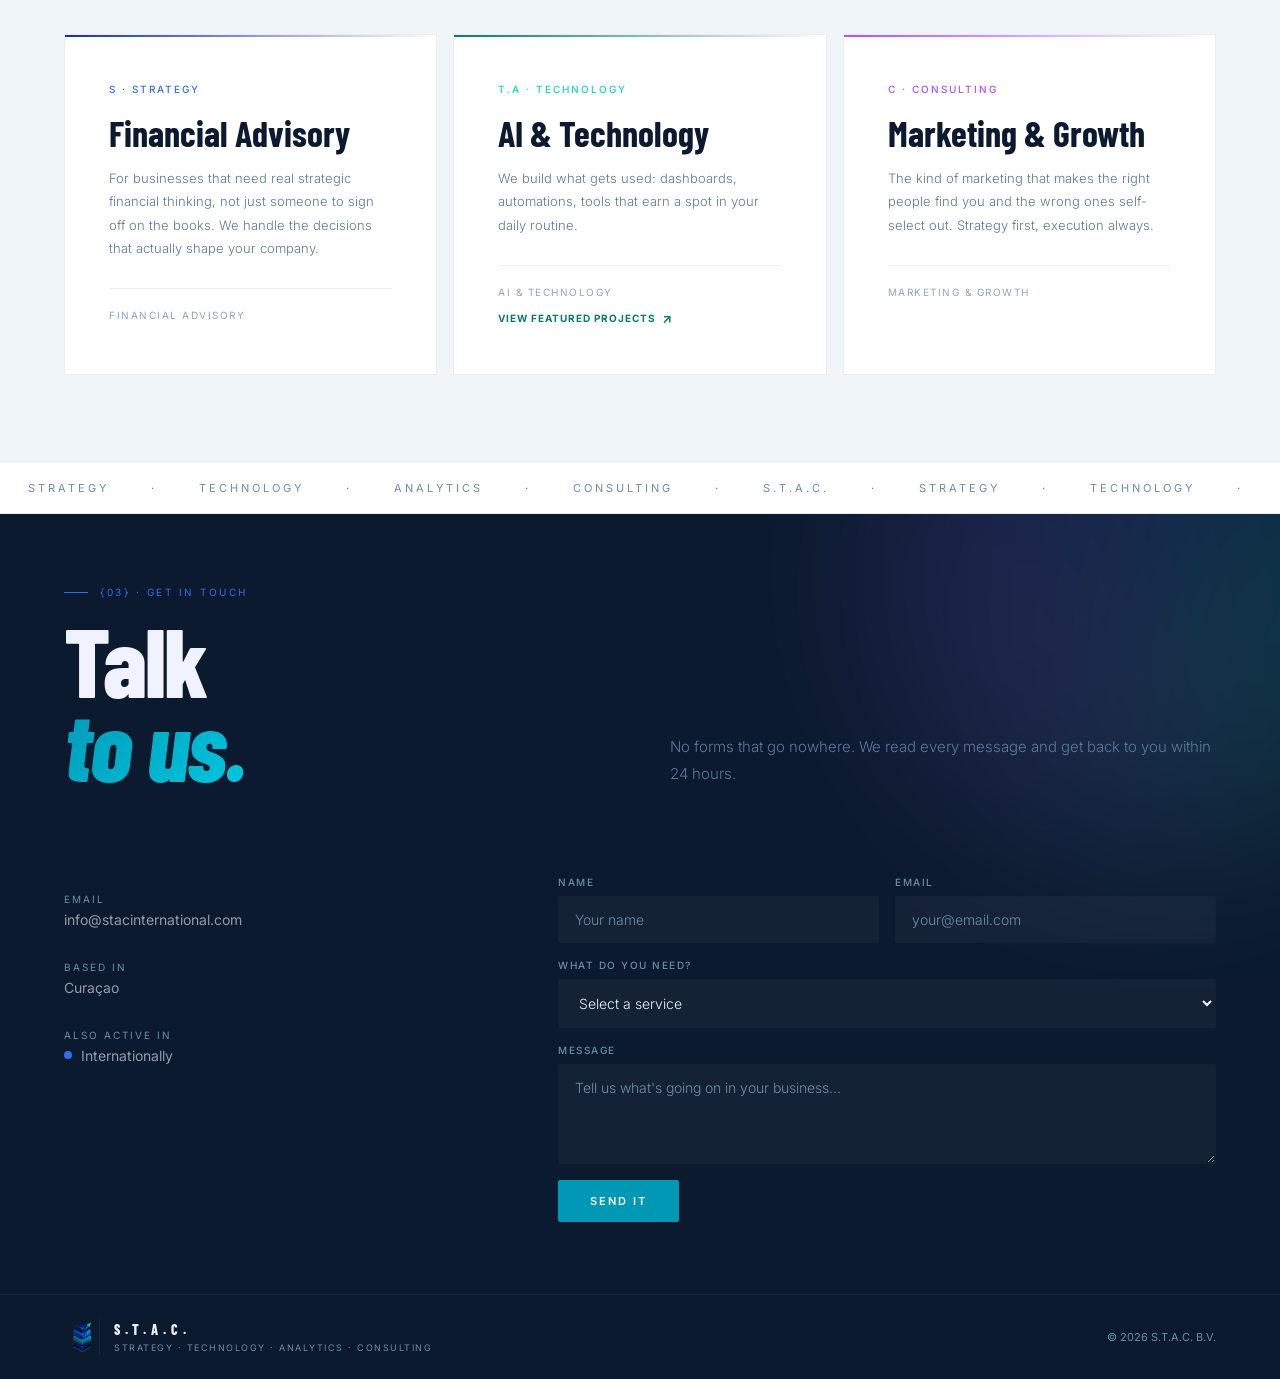
<file: stac_website.html>
<!DOCTYPE html>
<html lang="en">
<head>
<meta charset="UTF-8"/>
<meta name="viewport" content="width=device-width,initial-scale=1"/>
<title>S.T.A.C. · Financial Advisory, AI & Technology, Marketing & Growth</title>
<link rel="icon" type="image/png" href="logo/icon.png"/>
<link href="https://fonts.googleapis.com/css2?family=Barlow+Condensed:ital,wght@0,700;0,800;1,700&family=Inter:wght@300;400;500;600&display=swap" rel="stylesheet"/>
<style>
*{margin:0;padding:0;box-sizing:border-box;} html,body{width:100%;overflow-x:hidden;}
:root{
  --bg:#FFFFFF;
  --bg2:#F0F5FA;
  --bg3:#0B1A2E;
  --navy:#0B1A2E;
  --surface:rgba(11,26,46,0.04);
  --border:rgba(11,26,46,0.08);
  --text:#0B1A2E;
  --muted:#5A7A9A;
  --muted2:#8BA7C0;
  --indigo:#14329E;
  --indigo2:#2F6FEF;
  --cyan:#14D8B4;
  --techdk:#0C7A6E;
  --violet:#A855F7;
  --violetdk:#6D28D9;
}
html{scroll-behavior:smooth;}
body{background:#FFFFFF;color:#0B1A2E;font-family:'Inter',sans-serif;overflow-x:hidden;cursor:none;margin:0;padding:0;}

/* CURSOR */
#cur{position:fixed;width:6px;height:6px;background:#14329E;border-radius:50%;pointer-events:none;z-index:9999;transform:translate(-50%,-50%);transition:width .3s cubic-bezier(.77,0,.175,1),height .3s cubic-bezier(.77,0,.175,1),background .3s,opacity .3s;}
#cur.big{width:44px;height:44px;background:transparent;border:1px solid rgba(20,50,158,0.5);}
#cur.hidden{opacity:0;}

/* NAV */
nav{position:fixed;top:0;left:0;right:0;z-index:100;display:flex;align-items:center;justify-content:space-between;padding:0 64px;height:72px;transition:background .4s,border .4s;}
nav.solid{background:rgba(255,255,255,0.96);backdrop-filter:blur(16px);border-bottom:1px solid rgba(11,26,46,0.1);}
.logo{font-family:'Barlow Condensed',sans-serif;font-weight:800;font-size:17px;letter-spacing:7px;color:var(--text);text-decoration:none;}
.navr{display:flex;align-items:center;gap:40px;}
.navr a{font-size:11px;font-weight:500;letter-spacing:1.5px;text-transform:uppercase;color:var(--muted);text-decoration:none;transition:color .2s;}
.navr a:hover{color:var(--text);}
.lw{display:flex;border:1px solid var(--border);border-radius:2px;overflow:hidden;}
.lb{padding:5px 11px;font-size:10px;font-weight:600;letter-spacing:1px;background:transparent;border:none;cursor:none;color:var(--muted);font-family:'Inter',sans-serif;transition:all .2s;}
.lb.on{background:var(--indigo);color:#fff;}
.nav-icon-anim{animation:navIconFloat 5s ease-in-out infinite;transform-origin:50% 60%;}
@keyframes navIconFloat{0%,100%{transform:translateY(0) rotate(0deg);}50%{transform:translateY(-3px) rotate(-3deg);}}
.nav-icon-glow{position:absolute;left:0;top:50%;transform:translateY(-50%);width:56px;height:56px;border-radius:50%;background:radial-gradient(circle,rgba(34,211,238,.5) 0%,transparent 70%);filter:blur(12px);animation:navGlowPulse 4s ease-in-out infinite;pointer-events:none;z-index:0;}
@keyframes navGlowPulse{0%,100%{opacity:.5;transform:translateY(-50%) scale(1);}50%{opacity:1;transform:translateY(-50%) scale(1.2);}}
@media(prefers-reduced-motion:reduce){.nav-icon-anim{animation:none;}.nav-icon-glow{animation:none;}}

/* HERO */
#home{position:relative;height:100vh;min-height:640px;width:100%;display:flex;flex-direction:column;justify-content:center;padding:112px 64px 80px;overflow:hidden;background:#0B1A2E;}
.orb1{position:absolute;width:700px;height:700px;border-radius:50%;background:radial-gradient(circle,rgba(0,168,192,.14) 0%,transparent 70%);top:-15%;right:-10%;animation:orb1 10s ease-in-out infinite;}
.orb2{position:absolute;width:500px;height:500px;border-radius:50%;background:radial-gradient(circle,rgba(0,200,224,.08) 0%,transparent 70%);bottom:-10%;left:5%;animation:orb2 14s ease-in-out infinite;}
.grid-lines{position:absolute;inset:0;background-image:linear-gradient(rgba(255,255,255,.03) 1px,transparent 1px),linear-gradient(90deg,rgba(255,255,255,.03) 1px,transparent 1px);background-size:80px 80px;pointer-events:none;}
@keyframes orb1{0%,100%{transform:translate(0,0) scale(1);}33%{transform:translate(-40px,30px) scale(1.06);}66%{transform:translate(20px,-40px) scale(.96);}}
@keyframes orb2{0%,100%{transform:translate(0,0) scale(1);}50%{transform:translate(30px,-30px) scale(1.04);}}
.hero-icon-wrap{position:absolute;top:6%;right:-8%;width:clamp(420px,42vw,760px);pointer-events:none;opacity:0;animation:heroIconIn 1.2s ease .5s forwards;}
.hero-icon-wrap img{width:100%;height:auto;display:block;opacity:.11;}
@keyframes heroIconIn{from{opacity:0;}to{opacity:1;}}
.hero-icon-glow{position:absolute;top:2%;right:6%;width:32%;height:32%;border-radius:50%;background:radial-gradient(circle,rgba(58,224,163,.55) 0%,rgba(58,224,163,0) 72%);filter:blur(40px);animation:heroArrowGlow 3.6s ease-in-out .5s infinite;pointer-events:none;}
@keyframes heroArrowGlow{0%,100%{opacity:.35;}50%{opacity:.85;}}
@media(max-width:900px){.hero-icon-wrap{display:none;}}
@media(prefers-reduced-motion:reduce){.hero-icon-wrap{animation:heroIconIn .01s linear forwards;}.hero-icon-glow{animation:none;}}
.h-eye{font-size:10px;letter-spacing:3px;text-transform:uppercase;color:#6B8FAA;margin-bottom:48px;opacity:0;animation:fadeup .8s ease .2s forwards;}
.h-big{font-family:'Barlow Condensed',sans-serif;font-weight:800;font-size:clamp(72px,11vw,152px);line-height:.88;letter-spacing:-2px;color:#FFFFFF;opacity:0;animation:fadeup .8s ease .35s forwards;}
.cycle-wrap{height:clamp(72px,11vw,152px);overflow:hidden;position:relative;opacity:0;animation:fadeup .8s ease .5s forwards;}
.ci{font-family:'Barlow Condensed',sans-serif;font-weight:800;font-style:italic;font-size:clamp(72px,11vw,152px);line-height:.88;letter-spacing:-2px;color:#00C8E0;position:absolute;top:0;left:0;opacity:0;transform:translateY(64px);transition:opacity .6s cubic-bezier(.77,0,.175,1),transform .6s cubic-bezier(.77,0,.175,1);white-space:nowrap;}
.ci.on{opacity:1;transform:translateY(0);}
.ci.out{opacity:0;transform:translateY(-64px);}
.h-big2{font-family:'Barlow Condensed',sans-serif;font-weight:800;font-size:clamp(72px,11vw,152px);line-height:.88;letter-spacing:-2px;color:rgba(255,255,255,.25);margin-top:6px;opacity:0;animation:fadeup .8s ease .65s forwards;}
.hbot{display:flex;align-items:flex-end;justify-content:space-between;border-top:1px solid rgba(255,255,255,0.12);margin-top:48px;padding-top:32px;gap:40px;opacity:0;animation:fadeup .8s ease .8s forwards;}
.hdesc{font-size:15px;color:var(--muted);font-weight:300;line-height:1.75;max-width:400px;}
.hr{display:flex;flex-direction:column;align-items:flex-end;gap:20px;}
.hgeo{font-size:10px;letter-spacing:2px;text-transform:uppercase;color:#6B8FAA;text-align:right;line-height:2.2;}
.btn{display:inline-flex;align-items:center;gap:10px;padding:13px 28px;background:#0098B5;color:#fff;font-size:11px;font-weight:600;letter-spacing:2px;text-transform:uppercase;text-decoration:none;border-radius:2px;transition:opacity .2s,transform .2s;white-space:nowrap;border:none;cursor:none;font-family:'Inter',sans-serif;}
.btn:hover{opacity:.85;transform:translateY(-1px);}
.btn svg{transition:transform .2s;}
.btn:hover svg{transform:translateX(4px);}
@keyframes fadeup{from{opacity:0;transform:translateY(24px);}to{opacity:1;transform:translateY(0);}}

/* STATS */
.stats{display:grid;grid-template-columns:repeat(4,1fr);border-bottom:1px solid var(--border);}
.stat{padding:40px 64px;border-right:1px solid var(--border);transition:background .2s;}
.stat:last-child{border-right:none;}
.stat:hover{background:var(--surface);}
.stat-n{font-family:'Barlow Condensed',sans-serif;font-weight:800;font-size:52px;line-height:1;margin-bottom:6px;background:linear-gradient(135deg,var(--text),var(--muted));-webkit-background-clip:text;-webkit-text-fill-color:transparent;background-clip:text;}
.stat-l{font-size:11px;letter-spacing:1.5px;text-transform:uppercase;color:var(--muted);font-weight:500;}

/* MARQUEE */
.mq{overflow:hidden;padding:18px 0;border-bottom:1px solid var(--border);}
.mqt{display:flex;white-space:nowrap;animation:mqs 32s linear infinite;}
.mqt span{font-size:11px;letter-spacing:3px;text-transform:uppercase;color:#6B8FAA;padding:0 28px;}
.mqt span.ac{color:var(--indigo);opacity:.7;padding:0 14px;}
@keyframes mqs{from{transform:translateX(0)}to{transform:translateX(-50%)}}

/* SECTIONS */
section{padding:88px 64px;}
.slabel{font-size:10px;letter-spacing:2.5px;text-transform:uppercase;color:#14329E;margin-bottom:20px;display:flex;align-items:center;gap:12px;}
.slabel::before{content:'';width:24px;height:1px;background:#14329E;}
.slabel-on-dark{color:var(--indigo2);}
.slabel-on-dark::before{background:var(--indigo2);}
.sh2{font-family:'Barlow Condensed',sans-serif;font-weight:800;font-size:clamp(52px,6.5vw,96px);line-height:.92;letter-spacing:-1px;color:#0B1A2E;}

/* SERVICES */
#services{background:#FFFFFF;padding-top:80px;padding-bottom:0;}
.svch{margin-bottom:48px;}
.svcd{font-size:15px;color:var(--muted);line-height:1.8;font-weight:300;max-width:560px;margin-top:16px;}
.svcrows{display:flex;flex-direction:column;gap:24px;padding-bottom:80px;}
.srow{display:grid;grid-template-columns:56px 1fr 1.3fr auto;gap:32px;align-items:center;padding:40px 36px;border-radius:16px;cursor:none;position:relative;overflow:hidden;text-decoration:none;color:inherit;background:linear-gradient(155deg,#132540 0%,#0B1A2E 55%,#081321 100%);border:1px solid rgba(255,255,255,.08);transition:transform .35s cubic-bezier(.16,1,.3,1),box-shadow .35s ease,border-color .35s ease;}
.srow>*{position:relative;z-index:1;}
.srow::before{content:'';position:absolute;top:0;left:0;right:0;height:2px;z-index:2;transform:scaleX(0);transform-origin:left;transition:transform .5s cubic-bezier(.77,0,.175,1);}
.srow::after{content:'';position:absolute;width:280px;height:280px;border-radius:50%;top:-100px;right:-80px;filter:blur(70px);opacity:.22;z-index:0;pointer-events:none;transition:opacity .4s ease,transform .5s ease;}
.srow:nth-child(1)::before{background:linear-gradient(90deg,var(--indigo),var(--indigo2));}
.srow:nth-child(1)::after{background:var(--indigo2);}
.srow:nth-child(2)::before{background:linear-gradient(90deg,var(--techdk),var(--cyan));}
.srow:nth-child(2)::after{background:var(--cyan);}
.srow:nth-child(3)::before{background:linear-gradient(90deg,var(--violetdk),var(--violet));}
.srow:nth-child(3)::after{background:var(--violet);}
.srow:hover,.srow:focus-visible{transform:translateY(-6px);}
.srow:hover::before,.srow:focus-visible::before{transform:scaleX(1);}
.srow:hover::after,.srow:focus-visible::after{opacity:.4;transform:scale(1.15);}
.srow:nth-child(1):hover,.srow:nth-child(1):focus-visible{border-color:rgba(47,111,239,.5);box-shadow:0 20px 60px rgba(20,50,158,.28);}
.srow:nth-child(2):hover,.srow:nth-child(2):focus-visible{border-color:rgba(20,216,180,.5);box-shadow:0 20px 60px rgba(12,122,110,.28);}
.srow:nth-child(3):hover,.srow:nth-child(3):focus-visible{border-color:rgba(168,85,247,.5);box-shadow:0 20px 60px rgba(109,40,217,.28);}
.srow:focus-visible{outline:2px solid var(--indigo2);outline-offset:3px;}
.snum-wrap{display:flex;flex-direction:column;align-items:center;gap:14px;}
.snum{width:44px;height:44px;border-radius:50%;border:1px solid rgba(255,255,255,.16);display:flex;align-items:center;justify-content:center;font-size:12px;color:#7FA0C0;font-weight:600;flex-shrink:0;font-family:'Inter',sans-serif;transition:border-color .3s,box-shadow .3s;}
.sicon{width:20px;height:20px;display:flex;align-items:center;justify-content:center;opacity:.85;transition:filter .3s;}
.sicon svg{width:100%;height:100%;}
.srow:nth-child(1) .snum,.srow:nth-child(1) .sicon{color:var(--indigo2);}
.srow:nth-child(2) .snum,.srow:nth-child(2) .sicon{color:var(--cyan);}
.srow:nth-child(3) .snum,.srow:nth-child(3) .sicon{color:var(--violet);}
.srow:hover .snum,.srow:focus-visible .snum{border-color:currentColor;box-shadow:0 0 16px currentColor;}
.srow:hover .sicon,.srow:focus-visible .sicon{filter:drop-shadow(0 0 6px currentColor);}
.sc-left{}
.stag{font-size:10px;letter-spacing:2px;text-transform:uppercase;margin-bottom:12px;font-weight:600;}
.tf{color:var(--indigo2);}.tt{color:var(--cyan);}.tm{color:var(--violet);}
.sname{font-family:'Barlow Condensed',sans-serif;font-size:40px;font-weight:700;line-height:.95;color:#F5F8FC;}
.sbod{font-size:14px;color:#8FA8C2;line-height:1.85;font-weight:300;margin-bottom:20px;}
.slist{list-style:none;}
.slist li{font-size:13px;color:#D9E4EF;padding:9px 0 9px 14px;border-bottom:1px solid rgba(255,255,255,.08);letter-spacing:.3px;position:relative;}
.slist li:last-child{border-bottom:none;}
.slist li::before{content:'';position:absolute;left:0;top:50%;transform:translateY(-50%);width:5px;height:5px;border-radius:50%;box-shadow:0 0 6px currentColor;}
.tf-d li::before{background:var(--indigo2);color:var(--indigo2);}
.tt-d li::before{background:var(--cyan);color:var(--cyan);}
.tm-d li::before{background:var(--violet);color:var(--violet);}
.sarr{display:inline-flex;align-items:center;justify-content:center;gap:8px;padding:12px 22px;border-radius:24px;color:#fff;font-size:11px;font-weight:600;letter-spacing:1.2px;text-transform:uppercase;white-space:nowrap;transition:box-shadow .3s,transform .2s;}
.sarr-ic{font-size:15px;line-height:1;transition:transform .2s;}
.srow:nth-child(1) .sarr{background:linear-gradient(120deg,var(--indigo),var(--indigo2));}
.srow:nth-child(2) .sarr{background:linear-gradient(120deg,var(--techdk),var(--cyan));color:#fff;}
.srow:nth-child(3) .sarr{background:linear-gradient(120deg,var(--violetdk),var(--violet));color:#fff;}
.srow:nth-child(1):hover .sarr,.srow:nth-child(1):focus-visible .sarr{box-shadow:0 0 24px rgba(47,111,239,.6);}
.srow:nth-child(2):hover .sarr,.srow:nth-child(2):focus-visible .sarr{box-shadow:0 0 24px rgba(20,216,180,.55);}
.srow:nth-child(3):hover .sarr,.srow:nth-child(3):focus-visible .sarr{box-shadow:0 0 24px rgba(168,85,247,.55);}
.srow:hover .sarr-ic,.srow:focus-visible .sarr-ic{transform:translate(3px,-3px);}

/* ABOUT */
#about{background:#F0F5FA;}
.abtop{display:flex;justify-content:space-between;align-items:flex-start;gap:80px;margin-bottom:80px;}
.abq{font-family:'Barlow Condensed',sans-serif;font-weight:700;font-style:italic;font-size:clamp(30px,3.5vw,52px);line-height:1.2;max-width:540px;color:#0B1A2E;flex:1;}
.avs{flex:1;border-top:1px solid rgba(11,26,46,0.08);}
.av{padding:22px 0;border-bottom:1px solid var(--border);}
.avl{font-size:10px;letter-spacing:2px;text-transform:uppercase;color:#14329E;margin-bottom:8px;font-weight:500;}
.avt{font-size:13px;color:#5A7A9A;line-height:1.8;font-weight:300;}

/* PILLARS */
.pillars{display:grid;grid-template-columns:repeat(3,1fr);gap:16px;background:transparent;}
.pc{background:#FFFFFF;padding:48px 44px;position:relative;overflow:hidden;transition:background .25s;border:1px solid rgba(11,26,46,0.08);}
.pc::before{content:'';position:absolute;top:0;left:0;right:0;height:2px;transition:opacity .3s;}
.pc.pf::before{background:linear-gradient(90deg,var(--indigo),transparent);}
.pc.pt::before{background:linear-gradient(90deg,var(--techdk),transparent);}
.pc.pm::before{background:linear-gradient(90deg,var(--violet),transparent);}
.pc:hover{background:#F0F5FA;}
.pc-glow{position:absolute;width:300px;height:300px;border-radius:50%;opacity:0;transition:opacity .4s;pointer-events:none;top:-100px;right:-100px;}
.pc.pf .pc-glow{background:radial-gradient(circle,rgba(20,50,158,.08) 0%,transparent 70%);}
.pc.pt .pc-glow{background:radial-gradient(circle,rgba(12,122,110,.08) 0%,transparent 70%);}
.pc.pm .pc-glow{background:radial-gradient(circle,rgba(109,40,217,.08) 0%,transparent 70%);}
.pc:hover .pc-glow{opacity:1;}
.pc-tag{font-size:10px;letter-spacing:2px;text-transform:uppercase;margin-bottom:20px;font-weight:500;}
.pc-name{font-family:'Barlow Condensed',sans-serif;font-size:36px;font-weight:700;line-height:1;margin-bottom:16px;}
.pc-body{font-size:13px;color:#5A7A9A;line-height:1.8;font-weight:300;margin-bottom:28px;}
.pc-role{font-size:10px;letter-spacing:1.5px;text-transform:uppercase;color:#8BA7C0;padding-top:20px;border-top:1px solid rgba(11,26,46,0.08);}
.pc.pt{cursor:none;}
.pc-hint{display:flex;align-items:center;gap:6px;margin-top:12px;font-size:10px;font-weight:700;letter-spacing:1px;text-transform:uppercase;color:var(--techdk);animation:pcHintPulse 2.4s ease-in-out infinite;}
.pc-hint-ic{font-size:13px;transition:transform .25s;}
.pc.pt:hover .pc-hint{color:var(--cyan);}
.pc.pt:hover .pc-hint-ic{transform:translate(3px,-3px);}
@keyframes pcHintPulse{0%,100%{opacity:.65;}50%{opacity:1;}}
@media(prefers-reduced-motion:reduce){.pc-hint{animation:none;}}

/* FEATURED PROJECTS PREVIEW PANEL */
.fp-panel{max-height:0;opacity:0;overflow:hidden;transition:max-height .6s cubic-bezier(.65,0,.35,1),opacity .5s ease;background:#F0F5FA;}
.fp-panel.open{opacity:1;}
.fp-panel-inner{padding:64px;position:relative;}
.fp-panel-close{position:absolute;top:64px;right:64px;width:36px;height:36px;border-radius:50%;border:1px solid rgba(11,26,46,.14);background:#fff;color:#0B1A2E;font-size:18px;line-height:1;display:flex;align-items:center;justify-content:center;cursor:pointer;transition:background .2s,color .2s,transform .2s;z-index:5;}
.fp-panel-close:hover{background:#0B1A2E;color:#fff;transform:rotate(90deg);}
.fp-panel-head{margin-bottom:28px;}
.fp-panel-h{font-family:'Barlow Condensed',sans-serif;font-weight:800;font-size:clamp(32px,4vw,52px);line-height:1;color:#0B1A2E;margin-top:8px;max-width:80%;}
.fp-lede{font-size:14px;color:var(--muted);font-weight:300;line-height:1.8;max-width:640px;margin:12px 0 28px;}
.fp-filters{display:flex;flex-wrap:wrap;gap:10px;margin-bottom:28px;}
.fp-filter-btn{padding:9px 20px;border-radius:24px;border:1.5px solid var(--border);background:#fff;color:#0B1A2E;font-size:13px;font-weight:600;cursor:pointer;transition:all .2s;white-space:nowrap;font-family:'Inter',sans-serif;}
.fp-filter-btn:hover{border-color:var(--techdk);}
.fp-filter-btn.active{background:#0B1A2E;border-color:#0B1A2E;color:#fff;}
.fp-info-dot{display:inline-flex;align-items:center;justify-content:center;width:14px;height:14px;margin-left:6px;border-radius:50%;border:1px solid currentColor;font-family:'Inter',sans-serif;font-style:italic;font-size:9px;font-weight:700;line-height:1;opacity:.5;position:relative;cursor:help;vertical-align:2px;}
.fp-info-dot:hover,.fp-info-dot:focus,.fp-info-dot.show{opacity:1;outline:none;}
.fp-info-dot::after{content:attr(data-tip);position:absolute;bottom:calc(100% + 9px);left:50%;transform:translateX(-50%);background:#0B1A2E;color:#fff;font-style:normal;font-size:11px;font-weight:500;letter-spacing:.2px;padding:7px 11px;border-radius:6px;white-space:nowrap;opacity:0;pointer-events:none;transition:opacity .15s;box-shadow:0 10px 26px rgba(11,26,46,.28);z-index:20;}
.fp-info-dot::before{content:'';position:absolute;bottom:calc(100% + 4px);left:50%;transform:translateX(-50%);border:5px solid transparent;border-top-color:#0B1A2E;opacity:0;pointer-events:none;transition:opacity .15s;z-index:20;}
.fp-info-dot:hover::after,.fp-info-dot:hover::before,.fp-info-dot:focus::after,.fp-info-dot:focus::before,.fp-info-dot.show::after,.fp-info-dot.show::before{opacity:1;}
.fp-carousel3{position:relative;background:#fff;border-radius:20px;padding:20px 48px 40px;}
.fp-viewport3{overflow:hidden;}
.fp-track3{display:flex;transition:transform .6s cubic-bezier(.65,0,.35,1);padding:34px 4px 18px;}
.fp-card3{flex:0 0 calc(33.333% - 25.33px);margin-right:38px;background:#F0F5FA;border-radius:16px;overflow:hidden;box-shadow:0 8px 24px rgba(11,26,46,.06);display:flex;flex-direction:column;transition:transform .4s ease,opacity .4s ease,box-shadow .4s ease;opacity:.65;}
.fp-card3.is-center{opacity:1;transform:translateY(-16px) scale(1.07);box-shadow:0 32px 64px rgba(11,26,46,.26);z-index:2;position:relative;}
.fp-card3-img{position:relative;aspect-ratio:16/10;overflow:hidden;background:#0B1A2E;}
.fp-card3-img img{width:100%;height:100%;object-fit:cover;display:block;transition:transform .6s ease;}
.fp-card3:hover .fp-card3-img img{transform:scale(1.06);}
.fp-card3-body{padding:18px 20px 22px;display:flex;flex-direction:column;flex:1;}
.fp-card3-body h4{font-family:'Barlow Condensed',sans-serif;font-weight:700;font-size:20px;color:#0B1A2E;margin-bottom:8px;line-height:1.1;}
.fp-card3-body p{font-size:12.5px;color:var(--muted);line-height:1.7;font-weight:300;margin-bottom:14px;flex:1;}
.fp-tags3{display:flex;flex-wrap:wrap;gap:6px;}
.fp-tags3 span{font-size:10px;padding:5px 11px;background:#fff;border-radius:14px;color:var(--techdk);letter-spacing:.3px;font-weight:500;}
.fp-tags3 span.co{background:#0B1A2E;color:#fff;font-weight:600;}
.fp-arrow3{position:absolute;top:calc(50% - 24px);transform:translateY(-50%);width:44px;height:44px;border-radius:50%;background:#fff;border:1px solid var(--border);color:#0B1A2E;display:flex;align-items:center;justify-content:center;font-size:20px;line-height:1;cursor:pointer;box-shadow:0 8px 24px rgba(11,26,46,.16);z-index:5;transition:background .2s,color .2s;}
.fp-arrow3:hover{background:#0B1A2E;color:#fff;}
.fp-arrow3.prev{left:8px;}
.fp-arrow3.next{right:8px;}
.fp-panel-cta{display:inline-flex;align-items:center;gap:10px;margin-top:32px;padding:13px 28px;background:#0B4D3C;color:#fff;font-size:11px;font-weight:600;letter-spacing:2px;text-transform:uppercase;text-decoration:none;border-radius:2px;transition:opacity .2s,transform .2s;cursor:none;}
.fp-panel-cta:hover{opacity:.85;transform:translateY(-1px);}
@media(max-width:960px){
  .fp-panel-inner{padding:48px 24px;}
  .fp-panel-close{top:48px;right:24px;}
  .fp-card3{flex-basis:calc(50% - 14px);margin-right:28px;}
  .fp-carousel3{padding:18px 44px 36px;}
}
@media(max-width:640px){
  .fp-card3{flex-basis:100%;margin-right:0;}
  .fp-carousel3{padding:16px 40px 32px;}
  .fp-arrow3.prev{left:2px;}
  .fp-arrow3.next{right:2px;}
}

/* CONTACT */
#contact{background:#0B1A2E;padding:72px 64px;position:relative;overflow:hidden;}
.ct-orb{position:absolute;width:560px;height:560px;border-radius:50%;top:-220px;right:-160px;background:conic-gradient(from 0deg,var(--indigo2),var(--cyan),var(--violet),var(--indigo2));filter:blur(90px);opacity:.16;animation:ctOrbSpin 24s linear infinite,ctOrbPulse 9s ease-in-out infinite;pointer-events:none;z-index:0;}
@keyframes ctOrbSpin{to{transform:rotate(360deg);}}
@keyframes ctOrbPulse{0%,100%{opacity:.12;}50%{opacity:.24;}}
@media(prefers-reduced-motion:reduce){.ct-orb{animation:none;}}
.cttop{display:grid;grid-template-columns:1fr 1fr;gap:60px;align-items:end;margin-bottom:44px;border-bottom:1px solid var(--border);padding-bottom:44px;position:relative;z-index:1;}
.cth{font-family:'Barlow Condensed',sans-serif;font-weight:800;font-size:clamp(56px,7.5vw,108px);line-height:.88;color:#F0F2FF;letter-spacing:-2px;}
.cth em{font-style:italic;background:linear-gradient(135deg,#0098B5,#00C8E0);-webkit-background-clip:text;-webkit-text-fill-color:transparent;background-clip:text;}
.ctsub{font-size:15px;color:var(--muted);font-weight:300;line-height:1.8;}
.ctg{display:grid;grid-template-columns:1fr 1.5fr;gap:56px;position:relative;z-index:1;}
.cinfo{border-top:1px solid var(--border);}
.cirow{padding:16px 0;border-bottom:1px solid var(--border);}
.cil{font-size:10px;letter-spacing:2px;text-transform:uppercase;color:#6B8FAA;margin-bottom:6px;}
.civ{font-size:14px;color:rgba(240,242,255,.6);}
.civ-pulse{display:flex;align-items:center;gap:9px;}
.pulse-dot{width:8px;height:8px;border-radius:50%;background:var(--indigo2);flex-shrink:0;animation:dotColor 6s ease-in-out infinite,dotPing 2s ease-in-out infinite;}
@keyframes dotColor{0%,100%{background:var(--indigo2);}33%{background:var(--cyan);}66%{background:var(--violet);}}
@keyframes dotPing{0%,100%{box-shadow:0 0 0 0 rgba(47,111,239,.45);}50%{box-shadow:0 0 0 6px rgba(47,111,239,0);}}
@media(prefers-reduced-motion:reduce){.pulse-dot{animation:none;}}
.cimail{color:inherit;text-decoration:none;transition:color .2s;}
.cimail:hover{color:var(--indigo2);text-decoration:underline;}
.ctform{display:flex;flex-direction:column;gap:16px;}
.frow{display:grid;grid-template-columns:1fr 1fr;gap:16px;}
.fg{display:flex;flex-direction:column;gap:8px;}
.fl{font-size:10px;letter-spacing:1.5px;text-transform:uppercase;color:#6B8FAA;font-weight:500;}
.fi{background:rgba(255,255,255,0.04);border:1px solid var(--border);border-radius:2px;padding:14px 16px;color:#F0F2FF;font-family:'Inter',sans-serif;font-size:14px;font-weight:300;outline:none;transition:border-color .2s,background .2s;}
.fi::placeholder{color:#6B8FAA;}
.fi:focus{border-color:var(--indigo);background:rgba(99,102,241,.04);}
select.fi{cursor:pointer;}
select.fi option{background:#0F2036;color:#F0F2FF;}
textarea.fi{resize:vertical;min-height:100px;}
.bsub{padding:14px 32px;background:#0098B5;color:#fff;border:none;font-weight:600;font-size:11px;letter-spacing:2px;text-transform:uppercase;cursor:none;border-radius:2px;font-family:'Inter',sans-serif;align-self:flex-start;transition:opacity .2s,transform .2s;}
.bsub:hover{opacity:.85;transform:translateY(-1px);}

footer{background:#0B1A2E;padding:24px 64px;border-top:1px solid rgba(255,255,255,0.06);display:flex;justify-content:space-between;align-items:center;}
.flogo{font-family:'Barlow Condensed',sans-serif;font-weight:800;font-size:14px;letter-spacing:7px;color:#6B8FAA;}
.f-brand{display:flex;align-items:center;gap:14px;}
.f-icon{height:36px;width:auto;display:block;}
.f-brand-text{display:flex;flex-direction:column;gap:4px;}
.f-brand-name{font-family:'Barlow Condensed',sans-serif;font-weight:800;font-size:14px;letter-spacing:5px;color:#F0F2FF;}
.f-brand-tag{font-size:9px;letter-spacing:1.5px;text-transform:uppercase;color:#6B8FAA;}
.fcopy{font-size:11px;color:#6B8FAA;}


/* ACRONYM SECTION */
#acronym{padding:48px 64px;background:#F0F5FA;border-bottom:1px solid rgba(11,26,46,0.1);}
.acro-row{display:flex;align-items:center;gap:0;padding:10px 0;border-bottom:1px solid rgba(11,26,46,0.1);opacity:0;transform:translateY(16px);transition:opacity .5s ease,transform .5s ease;}
.acro-row.in{opacity:1;transform:none;}
.acro-row:first-child{border-top:1px solid rgba(11,26,46,0.1);}
.acro-row:nth-child(1){transition-delay:.0s;}
.acro-row:nth-child(2){transition-delay:.08s;}
.acro-row:nth-child(3){transition-delay:.16s;}
.acro-row:nth-child(4){transition-delay:.24s;}
.acro-letter{font-family:'Barlow Condensed',sans-serif;font-weight:800;font-size:clamp(36px,4vw,56px);line-height:1;color:#0B1A2E;width:72px;flex-shrink:0;}
.acro-line{flex:1;height:1px;background:rgba(11,26,46,0.1);margin:0 32px;position:relative;overflow:hidden;}
.acro-line::after{content:'';position:absolute;top:0;left:-100%;right:100%;height:1px;background:linear-gradient(90deg,#14329E,#2F6FEF);transition:left .7s cubic-bezier(.77,0,.175,1),right .7s cubic-bezier(.77,0,.175,1);}
.acro-row.in .acro-line::after{left:0;right:0;}
.acro-word{font-family:'Barlow Condensed',sans-serif;font-weight:700;font-style:italic;font-size:clamp(24px,3vw,44px);line-height:1.3;color:#5A7A9A;width:260px;text-align:right;flex-shrink:0;}
.acro-word span{display:inline-block;transform:translateX(16px);opacity:0;transition:transform .6s cubic-bezier(.77,0,.175,1) .25s,opacity .6s ease .25s;}
.acro-row.in .acro-word span{transform:translateX(0);opacity:1;}
.acro-row:nth-child(2) .acro-word span{transition-delay:.35s;}
.acro-row:nth-child(3) .acro-word span{transition-delay:.45s;}
.acro-row:nth-child(4) .acro-word span{transition-delay:.55s;}
@media(max-width:900px){
  #acronym{padding:40px 24px;}
  .acro-letter{font-size:32px;width:52px;}
  .acro-word{font-size:24px;width:180px;}
  .acro-line{margin:0 16px;}
}

/* REVEAL */
.rv{opacity:0;transform:translateY(28px);transition:opacity .75s cubic-bezier(.77,0,.175,1),transform .75s cubic-bezier(.77,0,.175,1);}
.rv.in{opacity:1;transform:none;}
.rv2{opacity:0;transform:translateY(20px);transition:opacity .75s cubic-bezier(.77,0,.175,1) .15s,transform .75s cubic-bezier(.77,0,.175,1) .15s;}
.rv2.in{opacity:1;transform:none;}

@media(max-width:960px){
  nav{padding:0 24px;}
  .navr .nlinks{display:none;}
  section,#home,#contact{padding:80px 24px;}
  .stats,.pillars{grid-template-columns:1fr 1fr;}
  .stat{padding:32px 24px;}
  .srow,.svch,.abtop,.cttop,.ctg{grid-template-columns:1fr;flex-direction:column;}
  .srow{gap:16px;padding:28px 24px;align-items:flex-start;}
  .snum-wrap{flex-direction:row;align-items:center;gap:10px;}
  .sarr{width:100%;padding:14px 20px;}
  .svcrows{gap:16px;padding-bottom:60px;}
  .svcd{max-width:none;}
  footer{flex-direction:column;gap:12px;text-align:center;}
  body{cursor:auto;}#cur{display:none;}
}
</style>
</head>
<body>
<div id="cur"></div>

<nav id="nav">
  <a class="logo-link" href="#home" style="display:flex;align-items:center;text-decoration:none;position:relative;">
    <span class="nav-icon-glow" aria-hidden="true"></span>
    <img id="logo-dark" class="nav-icon-anim" src="logo/icon.png" alt="S.T.A.C." style="height:56px;width:auto;display:block;position:relative;z-index:1;"/>
    <img id="logo-light" src="logo/logo.png" alt="S.T.A.C." style="height:50px;width:auto;display:none;"/>
  </a>
  <div class="navr">
    <div class="nlinks" style="display:flex;gap:36px;">
      <a href="#services" id="ns">Services</a>
      <a href="#about" id="na">About</a>
      <a href="#contact" id="nc">Contact</a>
    </div>
    <div class="lw">
      <button class="lb on" id="ben" onclick="L('en')">EN</button>
      <button class="lb" id="bnl" onclick="L('nl')">NL</button>
    </div>
  </div>
</nav>

<!-- HERO -->
<section id="home">
  <div class="orb1"></div>
  <div class="orb2"></div>
  <div class="grid-lines"></div>
  <div class="hero-icon-wrap" aria-hidden="true">
    <span class="hero-icon-glow"></span>
    <img src="logo/icon-clean.png" alt="" loading="eager"/>
  </div>

  <div>
    <div class="h-big" id="hs1">We deliver</div>
    <div class="cycle-wrap">
      <div class="ci" id="c0">Financial Advisory</div>
      <div class="ci" id="c1">AI &amp; Technology</div>
      <div class="ci" id="c2">Marketing &amp; Growth</div>
    </div>
    <div class="h-big2" id="hs2">that moves businesses forward.</div>
  </div>
  <div class="hbot">
    <p class="hdesc" id="hdesc">One firm. Three equal disciplines. Strategy, technology, and consulting, built in Curaçao for the Caribbean and beyond.</p>
    <div class="hr">
      <p class="hgeo" id="hgeo">Curaçao · Europe</p>
      <a class="btn" href="#services" id="hcta">
        <span>Our Services</span>
        <svg width="14" height="14" viewBox="0 0 14 14" fill="none"><path d="M1 7h12M8 3l4 4-4 4" stroke="currentColor" stroke-width="1.5" stroke-linecap="round" stroke-linejoin="round"/></svg>
      </a>
    </div>
  </div>
</section>

<!-- ACRONYM -->
<section id="acronym">
  <div class="acro-row rv">
    <div class="acro-letter">S</div>
    <div class="acro-line"></div>
    <div class="acro-word"><span id="aw1">Strategy</span></div>
  </div>
  <div class="acro-row rv">
    <div class="acro-letter">T</div>
    <div class="acro-line"></div>
    <div class="acro-word"><span id="aw2">Technology</span></div>
  </div>
  <div class="acro-row rv">
    <div class="acro-letter">A</div>
    <div class="acro-line"></div>
    <div class="acro-word"><span id="aw3">Analytics</span></div>
  </div>
  <div class="acro-row rv">
    <div class="acro-letter">C</div>
    <div class="acro-line"></div>
    <div class="acro-word"><span id="aw4">Consulting</span></div>
  </div>
</section>

<!-- SERVICES -->
<section id="services">
  <div class="svch rv">
    <div class="slabel">{01} · Services</div>
    <h2 class="sh2" id="stitle">What we do.</h2>
    <p class="svcd" id="sdesc">Three disciplines, each fully independent. Engage one or all three.</p>
  </div>
  <div class="svcrows">
    <a class="srow rv" href="financial-advisory.html">
      <div class="snum-wrap">
        <div class="snum">01</div>
        <div class="sicon"><svg viewBox="0 0 24 24" fill="none" stroke="currentColor" stroke-width="2" stroke-linecap="round" stroke-linejoin="round"><polyline points="23 6 13.5 15.5 8.5 10.5 1 18"></polyline><polyline points="17 6 23 6 23 12"></polyline></svg></div>
      </div>
      <div class="sc-left">
        <div class="stag tf" id="ftag">S · Strategy</div>
        <div class="sname" id="fname">Financial Advisory</div>
      </div>
      <div>
        <p class="sbod" id="fbody">Serious financial thinking for businesses that have outgrown their accountant. We handle the real work: due diligence, structure, compliance, cashflow, not just tax returns.</p>
        <ul class="slist tf-d" id="flist">
          <li>Financial due diligence</li><li>Cash flow management</li><li>Risk &amp; compliance advisory</li><li>Cross-border structuring</li><li>CFO-as-a-service</li>
        </ul>
      </div>
      <div class="sarr"><span id="slearn1">Learn more</span><span class="sarr-ic">↗</span></div>
    </a>
    <a class="srow rv" href="ai-technology.html">
      <div class="snum-wrap">
        <div class="snum">02</div>
        <div class="sicon"><svg viewBox="0 0 24 24" fill="none" stroke="currentColor" stroke-width="2" stroke-linecap="round" stroke-linejoin="round"><rect x="4" y="4" width="16" height="16" rx="2" ry="2"></rect><rect x="9" y="9" width="6" height="6"></rect><line x1="9" y1="1" x2="9" y2="4"></line><line x1="15" y1="1" x2="15" y2="4"></line><line x1="9" y1="20" x2="9" y2="23"></line><line x1="15" y1="20" x2="15" y2="23"></line><line x1="20" y1="9" x2="23" y2="9"></line><line x1="20" y1="14" x2="23" y2="14"></line><line x1="1" y1="9" x2="4" y2="9"></line><line x1="1" y1="14" x2="4" y2="14"></line></svg></div>
      </div>
      <div class="sc-left">
        <div class="stag tt" id="ttag">T.A · Technology</div>
        <div class="sname" id="tname">AI &amp; Technology</div>
      </div>
      <div>
        <p class="sbod" id="tbody">We build AI tools that run in your business, not in a slide deck. Dashboards, automations, analytics: the things that save you time tomorrow, not in six months.</p>
        <ul class="slist tt-d" id="tlist">
          <li>AI dashboards &amp; reporting</li><li>Predictive analytics</li><li>Workflow automation</li><li>Website development</li><li>AI strategy consulting</li>
        </ul>
      </div>
      <div class="sarr"><span id="slearn2">Learn more</span><span class="sarr-ic">↗</span></div>
    </a>
    <a class="srow rv" href="marketing-growth.html">
      <div class="snum-wrap">
        <div class="snum">03</div>
        <div class="sicon"><svg viewBox="0 0 24 24" fill="none" stroke="currentColor" stroke-width="2" stroke-linecap="round" stroke-linejoin="round"><circle cx="12" cy="12" r="10"></circle><circle cx="12" cy="12" r="6"></circle><circle cx="12" cy="12" r="2"></circle></svg></div>
      </div>
      <div class="sc-left">
        <div class="stag tm" id="mtag">C · Consulting</div>
        <div class="sname" id="mname">Marketing &amp; Growth</div>
      </div>
      <div>
        <p class="sbod" id="mbody">If nobody knows you exist, nothing else matters. We build the strategy, run the channels, and make sure the right people find you.</p>
        <ul class="slist tm-d" id="mlist">
          <li>Marketing plans &amp; strategy</li><li>Social media management</li><li>Mail &amp; WhatsApp campaigns</li><li>Content editing</li><li>Marketing advice</li>
        </ul>
      </div>
      <div class="sarr"><span id="slearn3">Learn more</span><span class="sarr-ic">↗</span></div>
    </a>
  </div>
</section>

<!-- ABOUT -->
<section id="about">
  <div class="abtop">
    <div style="flex:1">
      <div class="slabel rv">{02} · Who we are</div>
      <p class="abq rv" id="abq">"Come with the chaos. Leave with the clarity."</p>
    </div>
    <div class="avs rv2">
      <div class="av"><div class="avl" id="vl1">Equal pillars</div><div class="avt" id="vt1">Financial advisory, AI & technology, and marketing are three co-equal disciplines. No pillar is support for another.</div></div>
      <div class="av"><div class="avl" id="vl2">Results, not reports</div><div class="avt" id="vt2">Every engagement has a clear deliverable. We measure success by what actually changes in your business.</div></div>
      <div class="av"><div class="avl" id="vl3">Caribbean-first</div><div class="avt" id="vt3">Built in Curaçao, accountable to this market. We understand the region from the inside out.</div></div>
    </div>
  </div>
  <div class="pillars">
    <div class="pc pf rv">
      <div class="pc-glow"></div>
      <div class="pc-tag tf">S · Strategy</div>
      <div class="pc-name" id="p1n">Financial Advisory</div>
      <p class="pc-body" id="p1b">For businesses that need real strategic financial thinking, not just someone to sign off on the books. We handle the decisions that actually shape your company.</p>
      <div class="pc-role" id="p1r">Financial Advisory</div>
    </div>
    <div class="pc pt rv" id="pcTech" role="button" tabindex="0" aria-expanded="false" aria-controls="fpPanel">
      <div class="pc-glow"></div>
      <div class="pc-tag tt">T.A · Technology</div>
      <div class="pc-name" id="p2n">AI &amp; Technology</div>
      <p class="pc-body" id="p2b">We build what gets used: dashboards, automations, tools that earn a spot in your daily routine.</p>
      <div class="pc-role" id="p2r">AI &amp; Technology Director</div>
      <div class="pc-hint"><span id="pcHintTxt">View featured projects</span><span class="pc-hint-ic">↗</span></div>
    </div>
    <div class="pc pm rv">
      <div class="pc-glow"></div>
      <div class="pc-tag tm">C · Consulting</div>
      <div class="pc-name" id="p3n">Marketing &amp; Growth</div>
      <p class="pc-body" id="p3b">The kind of marketing that makes the right people find you and the wrong ones self-select out. Strategy first, execution always.</p>
      <div class="pc-role" id="p3r">Marketing & Growth</div>
    </div>
  </div>
</section>

<!-- FEATURED PROJECTS PREVIEW -->
<div class="fp-panel" id="fpPanel">
  <div class="fp-panel-inner">
    <button class="fp-panel-close" id="fpPanelClose" aria-label="Close">&times;</button>
    <div class="fp-panel-head">
      <div class="slabel">T.A · Technology</div>
      <h3 class="fp-panel-h">Featured AI &amp; Technology projects.</h3>
      <p class="fp-lede">A sample of the AI systems, dashboards, and models we've shipped, from predictive maintenance to generative AI.</p>
    </div>
    <div class="fp-filters" id="fpFilters">
      <button class="fp-filter-btn active" data-filter="all">All</button>
      <button class="fp-filter-btn" data-filter="ml">ML<span class="fp-info-dot" tabindex="0" data-tip="Machine Learning" aria-label="Machine Learning">i</span></button>
      <button class="fp-filter-btn" data-filter="genai">GenAI<span class="fp-info-dot" tabindex="0" data-tip="Generative AI" aria-label="Generative AI">i</span></button>
      <button class="fp-filter-btn" data-filter="analytics">Analytics/BI<span class="fp-info-dot" tabindex="0" data-tip="Analytics & Business Intelligence" aria-label="Analytics and Business Intelligence">i</span></button>
      <button class="fp-filter-btn" data-filter="xai">XAI<span class="fp-info-dot" tabindex="0" data-tip="Explainable AI" aria-label="Explainable AI">i</span></button>
      <button class="fp-filter-btn" data-filter="nlp">NLP<span class="fp-info-dot" tabindex="0" data-tip="Natural Language Processing" aria-label="Natural Language Processing">i</span></button>
      <button class="fp-filter-btn" data-filter="timeseries">Time-Series</button>
      <button class="fp-filter-btn" data-filter="sports">Sports</button>
      <button class="fp-filter-btn" data-filter="cv">CV<span class="fp-info-dot" tabindex="0" data-tip="Computer Vision" aria-label="Computer Vision">i</span></button>
      <button class="fp-filter-btn" data-filter="rl">RL<span class="fp-info-dot" tabindex="0" data-tip="Reinforcement Learning" aria-label="Reinforcement Learning">i</span></button>
      <button class="fp-filter-btn" data-filter="robotics">Robotics</button>
      <button class="fp-filter-btn" data-filter="research">Research</button>
      <button class="fp-filter-btn" data-filter="app">App</button>
    </div>
    <div class="fp-carousel3" id="fpCarousel3">
      <div class="fp-viewport3" id="fp3Viewport">
        <div class="fp-track3" id="fpTrack3">
          <div class="fp-card3" data-tags="analytics,app">
            <div class="fp-card3-img"><img src="images/savings_impact_analyzer.png" alt="Savings Impact Analyzer" loading="lazy"/></div>
            <div class="fp-card3-body">
              <h4>Savings Impact Analyzer</h4>
              <p>A tool built for ASML that standardizes how savings from parts, labor, and overhead initiatives are estimated, replacing ad hoc spreadsheet calculations with one consistent, configurable workflow.</p>
              <div class="fp-tags3"><span class="co">ASML</span><span>Python</span><span>Analytics</span></div>
            </div>
          </div>
          <div class="fp-card3" data-tags="ml,timeseries">
            <div class="fp-card3-img"><img src="images/predictive_truck_maintinance.png" alt="Predictive Truck Maintenance System" loading="lazy"/></div>
            <div class="fp-card3-body">
              <h4>Predictive Truck Maintenance System</h4>
              <p>Built for the largest DAF dealer in the Netherlands, combining 20+ years of workshop history with live telemetry from 691 vehicles to flag trucks headed for trouble, catching 95% of failures an average of 14 days early, using data they already had.</p>
              <div class="fp-tags3"><span>ETL</span><span>ML</span><span>Forecasting</span></div>
            </div>
          </div>
          <div class="fp-card3" data-tags="cv,rl,robotics">
            <div class="fp-card3-img"><img src="images/root_segmentation.png" alt="Root Segmentation &amp; RL Control of OT-2 Robot" loading="lazy"/></div>
            <div class="fp-card3-body">
              <h4>Root Segmentation &amp; RL Control of OT-2 Robot</h4>
              <p>From pixels to motion: a U-Net segments plant roots, skeletonization quantifies growth, and a PPO-trained policy guides an OT-2 lab robot to the growth point automatically.</p>
              <div class="fp-tags3"><span>CV</span><span>RL</span><span>Robotics</span></div>
            </div>
          </div>
          <div class="fp-card3" data-tags="nlp,ml,app">
            <div class="fp-card3-img"><img src="images/sense_ai.png" alt="SenseAI" loading="lazy"/></div>
            <div class="fp-card3-body">
              <h4>SenseAI</h4>
              <p>A speech-to-emotion pipeline that transcribes, segments, and classifies audio, surfacing the exact frustrated or excited moments in a call or interview.</p>
              <div class="fp-tags3"><span>NLP</span><span>Speech AI</span><span>FastAPI</span></div>
            </div>
          </div>
          <div class="fp-card3" data-tags="cv,xai">
            <div class="fp-card3-img"><img src="images/arboreal.png" alt="Arboreal" loading="lazy"/></div>
            <div class="fp-card3-body">
              <h4>Arboreal</h4>
              <p>A CNN trained on urban tree species with Grad-CAM overlays, so every prediction shows what the model actually used to decide, built for conservation and inventory review.</p>
              <div class="fp-tags3"><span>CV</span><span>Deep Learning</span><span>XAI</span></div>
            </div>
          </div>
          <div class="fp-card3" data-tags="analytics">
            <div class="fp-card3-img"><img src="images/sdg_6_powerbi.png" alt="SDG-6 Water &amp; Sanitation" loading="lazy"/></div>
            <div class="fp-card3-body">
              <h4>SDG-6 Water &amp; Sanitation</h4>
              <p>A multi-page Power BI report modeling WASH data with KPI tiles, correlation toggles, maps, and narrative bookmarks, built for policy framing.</p>
              <div class="fp-tags3"><span>Power BI</span><span>DAX</span><span>Storytelling</span></div>
            </div>
          </div>
          <div class="fp-card3" data-tags="sports,analytics">
            <div class="fp-card3-img"><img src="images/nac_breda.png" alt="NAC Breda Player Insights" loading="lazy"/></div>
            <div class="fp-card3-body">
              <h4>NAC Breda Player Insights</h4>
              <p>Cleaned and repaired scouting tables, then analyzed goal-contribution signals such as shots per 90, shot-on-target percentage, assists, and duels by position and age to produce a concise shortlist.</p>
              <div class="fp-tags3"><span>Python</span><span>Sports Analytics</span><span>EDA</span></div>
            </div>
          </div>
          <div class="fp-card3" data-tags="genai,nlp,app">
            <div class="fp-card3-img"><img src="images/marbet.png" alt="Marbet Trip Assistant" loading="lazy"/></div>
            <div class="fp-card3-body">
              <h4>Marbet Trip Assistant</h4>
              <p>A Streamlit chatbot grounded on curated trip data (itinerary, Wi-Fi, spa, packing, visa) using a Chroma vector database and a local Llama 3 model through Ollama.</p>
              <div class="fp-tags3"><span>GenAI</span><span>RAG</span><span>Streamlit</span></div>
            </div>
          </div>
          <div class="fp-card3" data-tags="ml,sports,analytics">
            <div class="fp-card3-img"><img src="images/epl_analytics.png" alt="EPL Match &amp; Player Analytics" loading="lazy"/></div>
            <div class="fp-card3-body">
              <h4>EPL Match &amp; Player Analytics</h4>
              <p>Match-outcome and player-value models comparing classical and gradient-boosted approaches on league performance data.</p>
              <div class="fp-tags3"><span>ML</span><span>Sports Analytics</span><span>XGBoost</span></div>
            </div>
          </div>
          <div class="fp-card3" data-tags="genai">
            <div class="fp-card3-img"><img src="images/gen_ai.png" alt="Gen-AI Storyboards" loading="lazy"/></div>
            <div class="fp-card3-body">
              <h4>Gen-AI Storyboards</h4>
              <p>Compared ComfyUI against Automatic1111 and WebUI, enforcing character consistency across frames with fixed seeds and anchor phrasing for fast, coherent visual narratives.</p>
              <div class="fp-tags3"><span>GenAI</span><span>Prompt Engineering</span><span>ComfyUI</span></div>
            </div>
          </div>
          <div class="fp-card3" data-tags="ml,timeseries,app">
            <div class="fp-card3-img"><img src="images/road_accident_pred.png" alt="Road Accident Risk Predictor" loading="lazy"/></div>
            <div class="fp-card3-body">
              <h4>Road Accident Risk Predictor</h4>
              <p>A street-level risk-forecasting app combining historical incident, traffic, and weather data into a live risk map.</p>
              <div class="fp-tags3"><span>ML</span><span>Geospatial</span><span>Risk Modeling</span></div>
            </div>
          </div>
          <div class="fp-card3" data-tags="research,genai">
            <div class="fp-card3-img"><img src="images/sme_genai_willingness.png" alt="SME GenAI Willingness Study" loading="lazy"/></div>
            <div class="fp-card3-body">
              <h4>SME GenAI Willingness Study</h4>
              <p>Finds that willingness to learn GenAI is broadly distributed across education levels, while sector and organizational support shape how quickly that willingness turns into practice.</p>
              <div class="fp-tags3"><span>Research</span><span>GenAI</span><span>Policy</span></div>
            </div>
          </div>
        </div>
      </div>
      <button class="fp-arrow3 prev" id="fp3Prev" aria-label="Previous project">&#8249;</button>
      <button class="fp-arrow3 next" id="fp3Next" aria-label="Next project">&#8250;</button>
    </div>
    <a class="fp-panel-cta" href="ai-technology.html">
      <span>Our services</span>
      <svg width="14" height="14" viewBox="0 0 14 14" fill="none"><path d="M1 7h12M8 3l4 4-4 4" stroke="currentColor" stroke-width="1.5" stroke-linecap="round" stroke-linejoin="round"/></svg>
    </a>
  </div>
</div>

<!-- MARQUEE -->
<div class="mq">
  <div class="mqt">
    <span>Strategy</span><span class="ac">·</span><span>Technology</span><span class="ac">·</span><span>Analytics</span><span class="ac">·</span><span>Consulting</span><span class="ac">·</span><span>S.T.A.C.</span><span class="ac">·</span>
    <span>Strategy</span><span class="ac">·</span><span>Technology</span><span class="ac">·</span><span>Analytics</span><span class="ac">·</span><span>Consulting</span><span class="ac">·</span><span>S.T.A.C.</span><span class="ac">·</span>
    <span>Strategy</span><span class="ac">·</span><span>Technology</span><span class="ac">·</span><span>Analytics</span><span class="ac">·</span><span>Consulting</span><span class="ac">·</span><span>S.T.A.C.</span><span class="ac">·</span>
    <span>Strategy</span><span class="ac">·</span><span>Technology</span><span class="ac">·</span><span>Analytics</span><span class="ac">·</span><span>Consulting</span><span class="ac">·</span><span>S.T.A.C.</span><span class="ac">·</span>
  </div>
</div>

<!-- CONTACT -->
<section id="contact">
  <div class="ct-orb" aria-hidden="true"></div>
  <div class="cttop">
    <div>
      <div class="slabel slabel-on-dark">{03} · Get in touch</div>
      <h2 class="cth rv"><span id="cth1">Talk</span><br/><em id="cth2">to us.</em></h2>
    </div>
    <div class="rv2">
      <p class="ctsub" id="csub">No forms that go nowhere. We read every message and get back to you within 24 hours.</p>
    </div>
  </div>
  <div class="ctg">
    <div class="cinfo rv">
      <div class="cirow"><div class="cil">Email</div><div class="civ"><a class="cimail" href="mailto:info@stacinternational.com">info@stacinternational.com</a></div></div>
      <div class="cirow"><div class="cil" id="cll">Based in</div><div class="civ">Curaçao</div></div>
      <div class="cirow"><div class="cil" id="cla">Also active in</div><div class="civ civ-pulse"><span class="pulse-dot" aria-hidden="true"></span><span id="cav">Internationally</span></div></div>
    </div>
    <form class="ctform rv2" id="ctform-el">
      <div class="frow">
        <div class="fg"><label class="fl" id="fn">Name</label><input class="fi" id="c-name" type="text" placeholder="Your name" required/></div>
        <div class="fg"><label class="fl" id="fe">Email</label><input class="fi" id="c-email" type="email" placeholder="your@email.com" required/></div>
      </div>
      <div class="fg"><label class="fl" id="fi2">What do you need?</label>
        <select class="fi" id="c-service"><option id="o0">Select a service</option><option id="o1">Financial Advisory</option><option id="o2">AI &amp; Technology</option><option id="o3">Marketing &amp; Growth</option><option id="o4">All three</option></select>
      </div>
      <div class="fg"><label class="fl" id="fm">Message</label><textarea class="fi" id="ta" placeholder="Tell us what you're working on..." required></textarea></div>
      <button class="bsub" id="fsb" type="submit">Send it</button>
    </form>
  </div>
</section>

<footer>
  <div class="f-brand">
    <img class="f-icon" src="logo/icon.png" alt="S.T.A.C."/>
    <div class="f-brand-text">
      <div class="f-brand-name">S.T.A.C.</div>
      <div class="f-brand-tag">Strategy · Technology · Analytics · Consulting</div>
    </div>
  </div>
  <div class="fcopy" id="fcp">© 2026 S.T.A.C. B.V.</div>
</footer>

<script>
// CURSOR
const cur=document.getElementById('cur');
document.addEventListener('mousemove',e=>{cur.style.left=e.clientX+'px';cur.style.top=e.clientY+'px';});
document.querySelectorAll('a,button,.srow,.pc,.stat,.fp-card3').forEach(el=>{
  el.addEventListener('mouseenter',()=>cur.classList.add('big'));
  el.addEventListener('mouseleave',()=>cur.classList.remove('big'));
});

// NAV SCROLL
const nav=document.getElementById('nav');
window.addEventListener('scroll',()=>{
  nav.classList.toggle('solid',window.scrollY>60);
  const logoDark=document.getElementById('logo-dark');
  const logoLight=document.getElementById('logo-light');
  if(logoDark&&logoLight){
    if(window.scrollY>60){
      logoDark.style.display='none';
      logoLight.style.display='block';
    } else {
      logoDark.style.display='block';
      logoLight.style.display='none';
    }
  }
});

// CYCLE
const cs=['c0','c1','c2'];let ci=0;
function cycle(){
  document.getElementById(cs[ci]).classList.remove('on');
  document.getElementById(cs[ci]).classList.add('out');
  setTimeout(()=>document.getElementById(cs[ci]).classList.remove('out'),650);
  ci=(ci+1)%cs.length;
  document.getElementById(cs[ci]).classList.add('on');
}
document.getElementById(cs[0]).classList.add('on');
setInterval(cycle,2600);

// SCROLL REVEAL
const obs=new IntersectionObserver(es=>es.forEach(e=>{if(e.isIntersecting)e.target.classList.add('in');}),{threshold:.08});
document.querySelectorAll('.rv,.rv2').forEach(el=>obs.observe(el));

// TRANSLATIONS
const T={
en:{ns:'Services',na:'About',nc:'Contact',hs1:'We deliver',hs2:'that moves businesses forward.',cy:['Financial Advisory','AI & Technology','Marketing & Growth'],hdesc:'One firm. Three disciplines. Established in Curaçao, active internationally.',hgeo:'Curaçao · Sint Maarten · Aruba · Bonaire · Europe',hcta:'Our Services',aw:['Strategy','Technology','Analytics','Consulting'],sl:[],stitle:'What we do.',sdesc:'Three disciplines, each fully independent. Engage one or all three.',slearn:'Learn more',fin:{tag:'S · Strategy',name:'Financial Advisory',body:"Serious financial thinking for businesses that have outgrown their accountant. We handle the real work: due diligence, structure, compliance, cashflow, not just tax returns.",l:['Financial due diligence','Cash flow management','Risk & compliance advisory','Cross-border structuring','CFO-as-a-service']},tech:{tag:'T.A · Technology',name:'AI & Technology',body:"We build AI tools that run in your business, not in a slide deck. Dashboards, automations, analytics: the things that save you time tomorrow, not in six months.",l:['AI dashboards & reporting','Predictive analytics','Workflow automation','Website development','AI strategy consulting']},mkt:{tag:'C · Consulting',name:'Marketing & Growth',body:"If nobody knows you exist, nothing else matters. We build the strategy, run the channels, and make sure the right people find you.",l:['Marketing plans & strategy','Social media management','Mail & WhatsApp campaigns','Content editing','Marketing advice']},abq:'"Come with the chaos. Leave with the clarity."',v:[['Three equal disciplines','Financial advisory, AI & technology, and marketing each stand on their own. No discipline is secondary to another.'],['Results, not reports','Every engagement has a clear deliverable. We measure success by what actually changes in your business.'],["Based in Curaçao","We operate locally and understand the market from the inside. That matters when the advice gets specific."]],pillars:[{n:'Financial Advisory',b:'For businesses that need real strategic financial thinking, not just someone to sign off on the books. We handle the decisions that actually shape your company.',r:'Financial Advisory'},{n:'AI & Technology',b:"We build what gets used: dashboards, automations, tools that earn a spot in your daily routine.",r:'AI & Technology'},{n:'Marketing & Growth',b:'The kind of marketing that makes the right people find you and the wrong ones self-select out. Strategy first, execution always.',r:'Marketing & Growth'}],cth1:'Talk',cth2:'to us.',csub:"No forms that go nowhere. We read every message and get back to you within 24 hours.",cll:'Based in',cla:'Also active in',cav:'Internationally',fn:'Name',fe:'Email',fi2:'What do you need?',fm:'Message',fsb:'Send it',opts:["Select a service",'Financial Advisory','AI & Technology','Marketing & Growth',"All three"],ta:"Tell us what's going on in your business...",fcp:'© 2026 S.T.A.C. B.V.'},
nl:{ns:'Diensten',na:'Over ons',nc:'Contact',hs1:'Wij leveren',hs2:'dat bedrijven vooruit helpt.',cy:['Financieel Advies','AI & Technologie','Marketing & Groei'],hdesc:'Één firma. Drie gelijkwaardige disciplines. Strategie, technologie en consulting, opgericht in Curaçao, actief internationaal.',hgeo:'Curaçao · Sint Maarten · Aruba · Bonaire · Europa',hcta:'Onze Diensten',aw:['Strategie','Technologie','Analyse','Consulting'],sl:[],stitle:'Wat wij doen.',sdesc:'Drie disciplines, elk volledig zelfstandig. Kies één of alle drie.',slearn:'Meer weten',fin:{tag:'S · Strategie',name:'Financieel Advies',body:'Onafhankelijke financiële strategie voor groeiende bedrijven, familiebedrijven en regionale instellingen. Scherp advies, geen standaardaanpak.',l:['Financiële due diligence','Cashflowbeheer','Risico- & compliance advies','Grensoverschrijdende structurering','CFO-as-a-service']},tech:{tag:'T.A · Technologie',name:'AI & Technologie',body:'Werkende AI-tools, live dashboards en geautomatiseerde systemen. Geen AI als concept, AI als product dat uw bedrijf daadwerkelijk gebruikt.',l:['AI dashboards & rapportages','Voorspellende analyses','Procesautomatisering','Websiteontwikkeling','AI strategie consulting']},mkt:{tag:'C · Consulting',name:'Marketing & Groei',body:'Merkstrategie, digitale marketing en klantacquisitie voor bedrijven die doelgericht willen groeien, niet alleen zichtbaar zijn.',l:['Marketingplannen & strategie','Socialmediabeheer','Mail & WhatsApp campagnes','Content editing','Marketingadvies']},abq:'"Kom met de chaos. Vertrek met de duidelijkheid."',v:[['Gelijke pijlers','Financiën, AI & technologie en marketing zijn drie gelijkwaardige disciplines. Geen pijler is ondersteunend aan een andere.'],['Resultaten boven rapporten','Klanten betalen voor resultaten, niet voor rapporten. Elk traject wordt gemeten aan wat er daadwerkelijk verandert.'],['Caribbean-first','Gebouwd in Curaçao, actief in Europa. We kennen de markt van binnenuit.']],pillars:[{n:'Financieel Advies',b:'Risicobeheer, compliance, grensoverschrijdende structurering en financiële strategie voor bedrijven die meer nodig hebben dan een boekhouder.',r:'Financieel Advies'},{n:'AI & Technologie',b:'We bouwen wat daadwerkelijk gebruikt wordt: dashboards, automatiseringen en tools die een vaste plek krijgen in uw dagelijkse routine.',r:'AI & Technologie'},{n:'Marketing & Groei',b:'Merkstrategie, digitale aanwezigheid en klantacquisitie. Voor bedrijven die de juiste mensen willen bereiken en daadwerkelijk converteren.',r:'Marketing & Groei'}],cth1:'Laten we',cth2:'samenwerken.',csub:'Of u nu financieel advies, een AI-product of een marketingstrategie nodig heeft, of alle drie, wij horen graag van u.',cll:'Locatie',cla:'Actief in',cav:'Internationaal',fn:'Naam',fe:'E-mail',fi2:'Ik ben geïnteresseerd in',fm:'Bericht',fsb:'Verstuur',opts:['Selecteer een dienst','Financieel Advies','AI & Technologie','Marketing & Groei','Alle drie'],ta:'Vertel ons wat u bouwt...',fcp:'© 2026 S.T.A.C. B.V. Alle rechten voorbehouden.'}
};
function L(l){
  const c=T[l];
  document.getElementById('ben').className='lb'+(l==='en'?' on':'');
  document.getElementById('bnl').className='lb'+(l==='nl'?' on':'');
  document.getElementById('ns').textContent=c.ns;document.getElementById('na').textContent=c.na;document.getElementById('nc').textContent=c.nc;
  
  document.getElementById('hs1').textContent=c.hs1;document.getElementById('hs2').textContent=c.hs2;
  ['c0','c1','c2'].forEach((id,i)=>document.getElementById(id).textContent=c.cy[i]);
  document.getElementById('hdesc').textContent=c.hdesc;
  document.getElementById('hgeo').innerHTML=c.hgeo;
  document.getElementById('hcta').querySelector('span').textContent=c.hcta;
  if(c.aw){['aw1','aw2','aw3','aw4'].forEach((id,i)=>document.getElementById(id).textContent=c.aw[i]);}
  document.getElementById('stitle').innerHTML=c.stitle;document.getElementById('sdesc').textContent=c.sdesc;
  ['slearn1','slearn2','slearn3'].forEach(id=>document.getElementById(id).textContent=c.slearn);
  [['f','fin'],['t','tech'],['m','mkt']].forEach(([k,p])=>{
    document.getElementById(k+'tag').textContent=c[p].tag;
    document.getElementById(k+'name').textContent=c[p].name;
    document.getElementById(k+'body').textContent=c[p].body;
    document.getElementById(k+'list').innerHTML=c[p].l.map(x=>`<li>${x}</li>`).join('');
  });
  document.getElementById('abq').textContent=c.abq;
  [1,2,3].forEach(i=>{document.getElementById('vl'+i).textContent=c.v[i-1][0];document.getElementById('vt'+i).textContent=c.v[i-1][1];});
  [1,2,3].forEach(i=>{document.getElementById('p'+i+'n').textContent=c.pillars[i-1].n;document.getElementById('p'+i+'b').textContent=c.pillars[i-1].b;document.getElementById('p'+i+'r').textContent=c.pillars[i-1].r;});
  document.getElementById('cth1').textContent=c.cth1;document.getElementById('cth2').textContent=c.cth2;
  document.getElementById('csub').textContent=c.csub;
  document.getElementById('cll').textContent=c.cll;document.getElementById('cla').textContent=c.cla;document.getElementById('cav').innerHTML=c.cav;
  document.getElementById('fn').textContent=c.fn;document.getElementById('fe').textContent=c.fe;document.getElementById('fi2').textContent=c.fi2;document.getElementById('fm').textContent=c.fm;document.getElementById('fsb').textContent=c.fsb;
  document.getElementById('ta').placeholder=c.ta;
  [0,1,2,3,4].forEach(i=>document.getElementById('o'+i).textContent=c.opts[i]);
  document.getElementById('fcp').textContent=c.fcp;
}
L('en');

// CONTACT FORM
const ctformEl=document.getElementById('ctform-el');
if(ctformEl){
  ctformEl.addEventListener('submit',function(e){
    e.preventDefault();
    const name=document.getElementById('c-name').value.trim();
    const email=document.getElementById('c-email').value.trim();
    const message=document.getElementById('ta').value.trim();
    const serviceSelect=document.getElementById('c-service');
    const serviceChosen=serviceSelect.selectedIndex>0;
    const service=serviceSelect.options[serviceSelect.selectedIndex].text;
    const lines=['Name: '+name,'Email: '+email];
    if(serviceChosen) lines.push('Interested in: '+service);
    lines.push('',message);
    const subject=encodeURIComponent('Website inquiry from '+name);
    const body=encodeURIComponent(lines.join('\n'));
    window.location.href='mailto:info@stacinternational.com?subject='+subject+'&body='+body;
  });
}

// FEATURED PROJECTS PANEL (AI & Technology pillar)
(function(){
  var card=document.getElementById('pcTech');
  var panel=document.getElementById('fpPanel');
  var closeBtn=document.getElementById('fpPanelClose');
  var hintTxt=document.getElementById('pcHintTxt');
  if(!card||!panel) return;
  function setPanelHeight(){
    if(panel.classList.contains('open')) panel.style.maxHeight=panel.scrollHeight+'px';
  }
  function openPanel(){
    panel.classList.add('open');
    panel.style.maxHeight=panel.scrollHeight+'px';
    card.setAttribute('aria-expanded','true');
    if(hintTxt) hintTxt.textContent='Close projects';
    setTimeout(function(){ panel.scrollIntoView({behavior:'smooth',block:'start'}); },150);
  }
  function closePanel(){
    panel.style.maxHeight=panel.scrollHeight+'px';
    requestAnimationFrame(function(){
      requestAnimationFrame(function(){
        panel.classList.remove('open');
        panel.style.maxHeight='0px';
      });
    });
    card.setAttribute('aria-expanded','false');
    if(hintTxt) hintTxt.textContent='View featured projects';
  }
  function togglePanel(){
    if(panel.classList.contains('open')) closePanel();
    else openPanel();
  }
  card.addEventListener('click',togglePanel);
  card.addEventListener('keydown',function(e){
    if(e.key==='Enter'||e.key===' '){ e.preventDefault(); togglePanel(); }
  });
  if(closeBtn) closeBtn.addEventListener('click',function(e){ e.stopPropagation(); closePanel(); });
  window.addEventListener('resize',setPanelHeight);
})();

// FEATURED PROJECTS CAROUSEL (ported from ai-technology.html)
(function(){
  var viewport=document.getElementById('fp3Viewport');
  var track=document.getElementById('fpTrack3');
  var allCards=Array.prototype.slice.call(document.querySelectorAll('#fpTrack3 .fp-card3'));
  var wrap=document.getElementById('fpCarousel3');
  var prevBtn=document.getElementById('fp3Prev');
  var nextBtn=document.getElementById('fp3Next');
  var filterBtns=document.querySelectorAll('#fpFilters .fp-filter-btn');
  if(!track||!wrap||!viewport||!allCards.length) return;
  var idx=0,timer;
  function visibleCards(){ return allCards.filter(function(c){ return c.style.display!=='none'; }); }
  function cardStep(){
    var vc=visibleCards();
    if(!vc.length) return 0;
    var r=vc[0].getBoundingClientRect();
    var style=getComputedStyle(vc[0]);
    return r.width+parseFloat(style.marginRight||0);
  }
  function visibleCount(){
    var s=cardStep();
    return s?Math.max(1,Math.round(viewport.clientWidth/s)):1;
  }
  function render(){
    var vc=visibleCards();
    allCards.forEach(function(c){ c.classList.remove('is-center'); });
    if(!vc.length) return;
    var vcount=visibleCount();
    var half=Math.floor(vcount/2);
    var maxStart=Math.max(0,vc.length-vcount);
    var start=Math.max(0,Math.min(idx-half,maxStart));
    track.style.transform='translateX(-'+(start*cardStep())+'px)';
    if(vcount>=3&&vc[idx]) vc[idx].classList.add('is-center');
    var panel=document.getElementById('fpPanel');
    if(panel&&panel.classList.contains('open')) panel.style.maxHeight=panel.scrollHeight+'px';
  }
  function go(n){
    var vc=visibleCards();
    var mx=vc.length-1;
    if(mx<0) return;
    if(n>mx) n=0;
    if(n<0) n=mx;
    idx=n;
    render();
  }
  function next(){ go(idx+1); }
  function prev(){ go(idx-1); }
  function restart(){ clearInterval(timer); timer=setInterval(next,5000); }
  function applyFilter(tag){
    allCards.forEach(function(c){
      var tags=(c.getAttribute('data-tags')||'').split(',');
      var show=(tag==='all')||tags.indexOf(tag)!==-1;
      c.style.display=show?'':'none';
    });
    idx=0;
    render();
    restart();
  }
  filterBtns.forEach(function(btn){
    btn.addEventListener('click',function(){
      filterBtns.forEach(function(b){ b.classList.remove('active'); });
      btn.classList.add('active');
      applyFilter(btn.getAttribute('data-filter'));
    });
  });
  document.querySelectorAll('#fpPanel .fp-info-dot').forEach(function(dot){
    dot.addEventListener('click',function(e){
      e.preventDefault();
      e.stopPropagation();
      var wasOpen=dot.classList.contains('show');
      document.querySelectorAll('#fpPanel .fp-info-dot.show').forEach(function(d){ d.classList.remove('show'); });
      if(!wasOpen) dot.classList.add('show');
    });
  });
  document.addEventListener('click',function(){
    document.querySelectorAll('#fpPanel .fp-info-dot.show').forEach(function(d){ d.classList.remove('show'); });
  });
  if(nextBtn) nextBtn.addEventListener('click',function(){ next(); restart(); });
  if(prevBtn) prevBtn.addEventListener('click',function(){ prev(); restart(); });
  wrap.addEventListener('mouseenter',function(){ clearInterval(timer); });
  wrap.addEventListener('mouseleave',restart);
  window.addEventListener('resize',render);
  render();
  restart();
})();
</script>
</body>
</html>
</file>
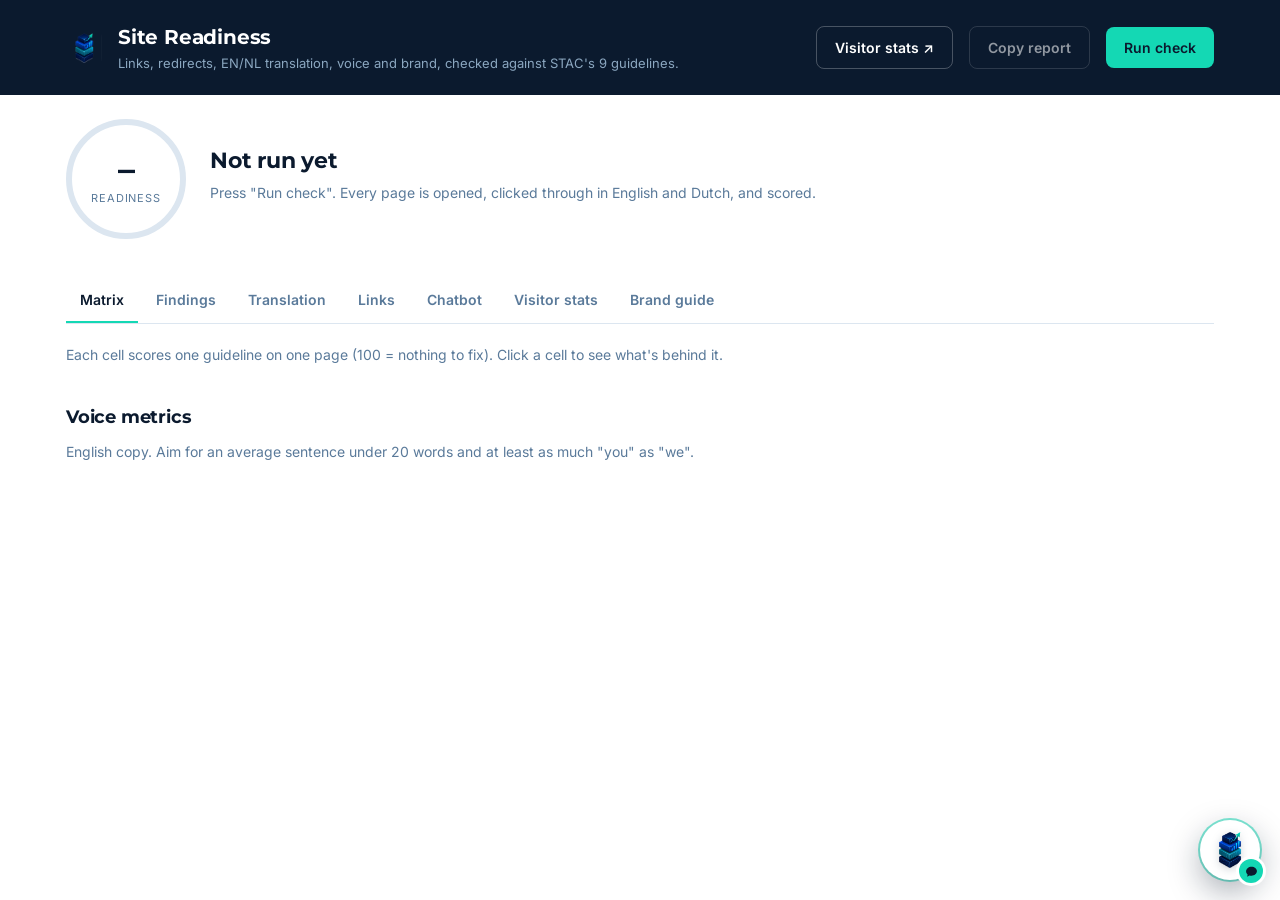
<file: tools/readiness.html>
<!DOCTYPE html>
<html lang="en">
<head>
<meta charset="UTF-8"/>
<meta name="viewport" content="width=device-width,initial-scale=1"/>
<meta name="robots" content="noindex,nofollow"/>
<title>STAC Site Readiness</title>
<link rel="icon" type="image/png" href="../logo/icon.png"/>
<link rel="preconnect" href="https://fonts.googleapis.com"/>
<link href="https://fonts.googleapis.com/css2?family=Montserrat:wght@600;700&family=Inter:wght@400;500;600&family=Barlow+Condensed:wght@700&display=swap" rel="stylesheet"/>
<!-- The site's real chat assistant, so it can be tried here before running the check -->
<link rel="stylesheet" href="../assets/stac-chat.css"/>
<script src="../assets/stac-chat-data.js" defer></script>
<script src="../assets/stac-chat.js" defer></script>
<style>
:root{
  --navy:#0B1A2E;--bg:#FFFFFF;--bg2:#F0F5FA;--text:#0B1A2E;--muted:#5A7A9A;--border:#DCE6F0;
  --cyan:#14D8B4;--techdk:#0C7A6E;--indigo:#14329E;
  --pass:#0C7A6E;--pass-bg:#DDF7F0;--warn:#9A5B00;--warn-bg:#FFF1D6;--fail:#B42318;--fail-bg:#FDE4E1;--info:#3D5A80;--info-bg:#E6EEF8;
}
@media (prefers-color-scheme: dark){
  :root:not([data-theme="light"]){
    --bg:#0B1A2E;--bg2:#12253F;--text:#E8F0F8;--muted:#8BA7C0;--border:#23395A;
    --pass:#5EE6C8;--pass-bg:#0E3B37;--warn:#FFC266;--warn-bg:#3D2E12;--fail:#FF8A7A;--fail-bg:#44201C;--info:#A9C4E8;--info-bg:#1C3050;
  }
}
:root[data-theme="dark"]{
  --bg:#0B1A2E;--bg2:#12253F;--text:#E8F0F8;--muted:#8BA7C0;--border:#23395A;
  --pass:#5EE6C8;--pass-bg:#0E3B37;--warn:#FFC266;--warn-bg:#3D2E12;--fail:#FF8A7A;--fail-bg:#44201C;--info:#A9C4E8;--info-bg:#1C3050;
}
*{box-sizing:border-box;margin:0;padding:0;}
body{font-family:'Inter',sans-serif;background:var(--bg);color:var(--text);font-size:14px;line-height:1.55;}
h1,h2,h3{font-family:'Montserrat',sans-serif;letter-spacing:-.2px;}
button{font:inherit;cursor:pointer;}
.wrap{max-width:1180px;margin:0 auto;padding:0 16px;}
header{background:var(--navy);color:#fff;padding:22px 0;}
header .wrap{display:flex;align-items:center;gap:16px;flex-wrap:wrap;}
header img{width:36px;height:36px;border-radius:8px;}
header h1{font-size:20px;}
header p{color:#8BA7C0;font-size:13px;}
header .grow{flex:1;min-width:200px;}
.btn{background:var(--cyan);color:#0B1A2E;border:0;border-radius:8px;padding:10px 18px;font-weight:600;}
.btn:disabled{opacity:.55;cursor:default;}
.btn.ghost{background:transparent;color:inherit;border:1px solid var(--border);}
header .btn.ghost{border-color:rgba(255,255,255,.25);color:#fff;}
.notice{margin:18px 0;padding:14px 16px;border-radius:10px;background:var(--warn-bg);color:var(--warn);display:none;}
.notice code{background:rgba(0,0,0,.08);padding:1px 6px;border-radius:4px;}
.summary{display:grid;grid-template-columns:auto 1fr;gap:24px;align-items:center;margin:24px 0 8px;}
.score{width:120px;height:120px;border-radius:50%;display:flex;flex-direction:column;align-items:center;justify-content:center;border:6px solid var(--border);}
.score b{font-family:'Montserrat',sans-serif;font-size:34px;line-height:1;}
.score span{font-size:11px;color:var(--muted);margin-top:4px;text-transform:uppercase;letter-spacing:.8px;}
.verdict h2{font-size:22px;margin-bottom:4px;}
.verdict p{color:var(--muted);}
.counts{display:flex;gap:8px;margin-top:10px;flex-wrap:wrap;}
.pill{display:inline-block;padding:2px 10px;border-radius:999px;font-size:12px;font-weight:600;}
.pill.fail{background:var(--fail-bg);color:var(--fail);} .pill.warn{background:var(--warn-bg);color:var(--warn);}
.pill.info{background:var(--info-bg);color:var(--info);} .pill.pass{background:var(--pass-bg);color:var(--pass);}
#log{font-size:12px;color:var(--muted);min-height:18px;margin:6px 0 14px;}
.tabs{display:flex;gap:4px;border-bottom:1px solid var(--border);margin-top:10px;overflow-x:auto;}
.tabs button{background:none;border:0;padding:10px 14px;color:var(--muted);font-weight:600;border-bottom:2px solid transparent;white-space:nowrap;}
.tabs button.on{color:var(--text);border-bottom-color:var(--cyan);}
.panel{display:none;padding:20px 0 60px;} .panel.on{display:block;}
.scroll{overflow-x:auto;}
table{border-collapse:collapse;width:100%;}
th,td{text-align:left;padding:8px 10px;border-bottom:1px solid var(--border);vertical-align:top;}
th{font-size:11px;text-transform:uppercase;letter-spacing:.7px;color:var(--muted);font-weight:600;}
.matrix td.cell{text-align:center;cursor:pointer;font-weight:600;min-width:84px;}
.matrix td.cell:hover{outline:2px solid var(--cyan);outline-offset:-2px;}
.matrix .gname b{display:block;font-family:'Montserrat',sans-serif;font-size:13px;}
.matrix .gname span{color:var(--muted);font-size:12px;}
.c-pass{background:var(--pass-bg);color:var(--pass);} .c-warn{background:var(--warn-bg);color:var(--warn);} .c-fail{background:var(--fail-bg);color:var(--fail);} .c-na{color:var(--muted);}
.cell small{display:block;font-weight:400;font-size:11px;opacity:.85;}
.filters{display:flex;gap:8px;flex-wrap:wrap;margin-bottom:14px;align-items:center;}
select{font:inherit;padding:7px 10px;border-radius:8px;border:1px solid var(--border);background:var(--bg);color:var(--text);}
.finding{border:1px solid var(--border);border-left:4px solid var(--info);border-radius:8px;padding:12px 14px;margin-bottom:10px;}
.finding.fail{border-left-color:var(--fail);} .finding.warn{border-left-color:var(--warn);}
.finding.ignored{opacity:.5;}
.finding .top{display:flex;gap:8px;align-items:baseline;flex-wrap:wrap;}
.finding .top b{flex:1;min-width:200px;}
.finding .meta{font-size:12px;color:var(--muted);}
.finding .where{margin-top:6px;font-size:13px;background:var(--bg2);padding:6px 10px;border-radius:6px;overflow-wrap:anywhere;}
.finding .fix{margin-top:6px;font-size:13px;}
.finding .fix::before{content:'Fix: ';font-weight:600;}
.linkbtn{background:none;border:0;color:var(--muted);text-decoration:underline;font-size:12px;}
.tr td{font-size:13px;overflow-wrap:anywhere;}
.tr td:nth-child(1),.tr td:nth-child(2){width:40%;}
.flag{display:inline-block;margin:0 4px 4px 0;}
.cards{display:grid;grid-template-columns:repeat(auto-fill,minmax(300px,1fr));gap:14px;}
.card{border:1px solid var(--border);border-radius:12px;padding:16px;}
.card .num{font-family:'Montserrat',sans-serif;color:var(--techdk);font-weight:700;font-size:12px;letter-spacing:1px;}
.card h3{font-size:16px;margin:4px 0 8px;}
.card p{font-size:13px;margin-bottom:6px;}
.card .lbl{font-size:11px;text-transform:uppercase;letter-spacing:.7px;color:var(--muted);font-weight:600;}
.chat-try{display:flex;align-items:center;justify-content:space-between;gap:18px;flex-wrap:wrap;background:linear-gradient(135deg,var(--bg2),var(--bg));border-color:rgba(20,216,180,.45);}
.chat-try h3{margin:4px 0 6px;}
.chat-try p{margin:0;max-width:560px;color:var(--muted);}
.voice{display:grid;grid-template-columns:1fr 1fr;gap:14px;margin:18px 0;}
.voice div{border-radius:12px;padding:14px 16px;}
.voice .do{background:var(--pass-bg);} .voice .dont{background:var(--fail-bg);}
.voice h3{font-size:14px;margin-bottom:6px;}
.voice li{margin-left:18px;font-size:13px;margin-bottom:4px;}
.swatches{display:flex;flex-wrap:wrap;gap:10px;margin:10px 0 18px;}
.sw{width:112px;font-size:11px;}
.sw i{display:block;height:44px;border-radius:8px;border:1px solid var(--border);margin-bottom:4px;}
h2.sec{font-size:18px;margin:26px 0 10px;}
.muted{color:var(--muted);}
#frames{position:fixed;left:-12000px;top:0;}
@media (max-width:640px){
  .summary{grid-template-columns:1fr;justify-items:start;}
  .voice{grid-template-columns:1fr;}
}
</style>
</head>
<body>
<header>
  <div class="wrap">
    <img src="../logo/icon.png" alt=""/>
    <div class="grow">
      <h1>Site Readiness</h1>
      <p>Links, redirects, EN/NL translation, voice and brand, checked against STAC's 9 guidelines.</p>
    </div>
    <a class="btn ghost" id="statsBtn" href="https://stac.goatcounter.com/" target="_blank" rel="noopener" style="text-decoration:none">Visitor stats ↗</a>
    <button class="btn ghost" id="exportBtn" disabled>Copy report</button>
    <button class="btn" id="runBtn">Run check</button>
  </div>
</header>

<main class="wrap">
  <div class="notice" id="fileNotice">
    This tool needs the site served over http so it can open each page. Double-click <code>check-site.cmd</code> in the project folder
    (or run <code>powershell -ExecutionPolicy Bypass -File tools\serve.ps1</code>), and it opens here automatically.
  </div>

  <section class="summary">
    <div class="score" id="scoreRing"><b id="scoreNum">–</b><span>Readiness</span></div>
    <div class="verdict">
      <h2 id="verdictH">Not run yet</h2>
      <p id="verdictP">Press "Run check". Every page is opened, clicked through in English and Dutch, and scored.</p>
      <div class="counts" id="counts"></div>
    </div>
  </section>
  <div id="log"></div>

  <nav class="tabs" id="tabs">
    <button data-tab="matrix" class="on">Matrix</button>
    <button data-tab="findings">Findings</button>
    <button data-tab="translation">Translation</button>
    <button data-tab="links">Links</button>
    <button data-tab="chat">Chatbot</button>
    <button data-tab="stats">Visitor stats</button>
    <button data-tab="guide">Brand guide</button>
  </nav>

  <section class="panel on" id="p-matrix">
    <p class="muted" style="margin-bottom:12px">Each cell scores one guideline on one page (100 = nothing to fix). Click a cell to see what's behind it.</p>
    <div class="scroll"><table class="matrix" id="matrix"></table></div>
    <h2 class="sec">Voice metrics</h2>
    <p class="muted" style="margin-bottom:10px">English copy. Aim for an average sentence under 20 words and at least as much "you" as "we".</p>
    <div class="scroll"><table id="voiceTable"></table></div>
  </section>

  <section class="panel" id="p-findings">
    <div class="filters">
      <select id="fSev"><option value="">All severities</option><option value="fail">Fail</option><option value="warn">Warning</option><option value="info">Note</option></select>
      <select id="fG"><option value="">All guidelines</option></select>
      <select id="fPage"><option value="">All pages</option></select>
      <label class="muted"><input type="checkbox" id="fIgn"/> Show items marked as intended</label>
    </div>
    <div id="findingList"></div>
  </section>

  <section class="panel" id="p-translation">
    <div class="filters">
      <select id="tPage"></select>
      <label class="muted"><input type="checkbox" id="tAll"/> Show every pair, not just flagged ones</label>
    </div>
    <p class="muted" style="margin-bottom:10px">Every visible text block, captured with the site's own EN and NL buttons. Read the flagged rows side by side; the tool finds drift, a person confirms meaning.</p>
    <div class="scroll"><table class="tr" id="trTable"></table></div>
  </section>

  <section class="panel" id="p-links">
    <p class="muted" style="margin-bottom:10px">Every link on every page: where it points, what happened when it was requested, and whether the label matches the destination.</p>
    <div class="scroll"><table id="linkTable"></table></div>
  </section>

  <section class="panel" id="p-chat">
    <div class="card chat-try">
      <div>
        <div class="num">TRY IT FIRST</div>
        <h3>Talk to the chatbot yourself</h3>
        <p>This is the same assistant visitors see on the site. Ask it a few real questions, then run the check to see how it scores.</p>
      </div>
      <button class="btn" type="button" id="openChat">Open the chatbot</button>
    </div>
    <p class="muted" style="margin:18px 0 12px">The chat assistant, tested on the live code: its answers, how well it matches real questions, and a full walkthrough of the chat window.</p>
    <div class="counts" id="chatStats" style="margin-bottom:18px"></div>
    <h2 class="sec" style="margin-top:0">Walkthrough</h2>
    <div class="scroll"><table id="chatFlow"></table></div>
    <h2 class="sec">Visitor questions</h2>
    <div class="filters"><label class="muted"><input type="checkbox" id="chatAll"/> Show every test, not just the misses</label></div>
    <div class="scroll"><table id="chatTests"></table></div>
    <h2 class="sec">Answers</h2>
    <p class="muted" style="margin-bottom:10px">Every approved answer, with anything the content checks flagged.</p>
    <div class="scroll"><table class="tr" id="chatData"></table></div>
  </section>

  <section class="panel" id="p-stats">
    <div class="card chat-try">
      <div>
        <div class="num">GOATCOUNTER · COOKIE-FREE</div>
        <h3>Visitor stats for the live site</h3>
        <p>Visits, pages, where people come from, and what they do with the chatbot and contact form. Totals only: no names, no cookies. Opens in a new tab (GoatCounter doesn't allow its dashboard inside other pages).</p>
      </div>
      <a class="btn" href="https://stac.goatcounter.com/" target="_blank" rel="noopener" style="text-decoration:none">Open the dashboard ↗</a>
    </div>
    <h2 class="sec">Quick views</h2>
    <p class="muted" style="margin-bottom:10px">Each link opens the dashboard filtered to one topic. You need to be logged in to GoatCounter.</p>
    <div class="cards" id="statsLinks"></div>
    <h2 class="sec">What the events mean</h2>
    <p class="muted" style="margin-bottom:10px">Events show up next to the pages in the dashboard. Here's how to read them, and what to do about each.</p>
    <div class="scroll"><table id="statsEvents"></table></div>
  </section>

  <section class="panel" id="p-guide">
    <h2 class="sec" style="margin-top:0">The 9 guidelines</h2>
    <div class="cards" id="guideCards"></div>
    <h2 class="sec">Voice: polished, human, quietly confident</h2>
    <div class="voice">
      <div class="do"><h3>Sounds like STAC</h3><ul>
        <li>"Built to work. Not to impress."</li>
        <li>"Your data already knows the answer. We bring you the insight."</li>
        <li>"Come with the chaos. Leave with the clarity."</li>
        <li>Name the deliverable: "a standalone report on what's working and what's not."</li>
        <li>Talk to one reader: "your books, your cashflow, your team."</li>
      </ul></div>
      <div class="dont"><h3>Doesn't sound like STAC</h3><ul>
        <li>"World-class, cutting-edge solutions."</li>
        <li>"We guarantee results!"</li>
        <li>"Leveraging synergies for holistic, seamless growth."</li>
        <li>"We'll try to help where we can, hopefully."</li>
        <li>Sentences so long the reader has to go back to the start.</li>
      </ul></div>
    </div>
    <h2 class="sec">Brand snapshot</h2>
    <p class="muted">Pulled live from the site when the check runs.</p>
    <div class="swatches" id="swatches"></div>
    <div class="scroll"><table id="brandTable"></table></div>
  </section>
</main>
<div id="frames"></div>

<script>
'use strict';
/* ------------------------------------------------------------------ config */
const SITE = new URL('../', location.href);
const START = new URL('index.html', SITE).href;
const LANG_BTN = { en: '#ben', nl: '#bnl' };
const LANG_KEY = 'stac_lang';
const IGNORE_KEY = 'stac_readiness_ignored';
const YEAR = new Date().getFullYear();

const GUIDELINES = [
  { n: 1, name: 'Every click keeps its promise', short: 'Click directions',
    good: 'Each link, card and button lands exactly where its label says, in both languages.',
    watch: 'Vague labels, "#" links, buttons that open panels that don\'t exist, JavaScript that sends people somewhere unexpected.' },
  { n: 2, name: 'No dead ends', short: 'Redirects & reach',
    good: 'No broken pages, missing images or redirect hops. Every page offers a way back and a way to reach STAC.',
    watch: '404s, filename case mistakes that only break once hosted, contact paths that rely on the visitor\'s mail app.' },
  { n: 3, name: 'Two languages, one message', short: 'Translation',
    good: 'The Dutch says what the English says: same facts, same promises, same structure, one consistent "u".',
    watch: 'Untranslated blocks, Dutch that drops or adds claims, English left inside Dutch, the page language not switching.' },
  { n: 4, name: 'Speak like a person', short: 'Human voice',
    good: 'Short sentences and plain words, written to one reader. It should sound like STAC talking across a table.',
    watch: 'Corporate filler (leverage, seamless, holistic), sentences over ~28 words, exclamation marks.' },
  { n: 5, name: 'Confident, not cocky', short: 'Earned trust',
    good: 'Claims are backed by what STAC does and delivers. The specifics carry the confidence.',
    watch: 'Superlatives (best, world-class, leading), guarantees, and hedging (hopefully, maybe).' },
  { n: 6, name: 'Show the craft', short: 'Specialization',
    good: 'Each discipline shows concrete services, deliverables and real project examples.',
    watch: 'Pages that describe without showing, thin service lists, no examples of work.' },
  { n: 7, name: 'One name, one voice', short: 'Naming',
    good: '"STAC", "STAC B.V." and the three discipline names are written the same way everywhere, with the same tag codes.',
    watch: '"Stac", "AI and Technology", mismatched S · / T.A · / C · codes, page titles without STAC.' },
  { n: 8, name: 'Look like STAC everywhere', short: 'Visual identity',
    good: 'Barlow Condensed headings, Inter body text, the STAC logo in Montserrat, the same colour tokens, logo and favicon on every page, no sideways scrolling on phones.',
    watch: 'Headings in a different font, drifting colour values, a missing favicon, layouts wider than a phone screen.' },
  { n: 9, name: 'Trust in the details', short: 'Polish',
    good: 'Titles, descriptions, alt text, language tags, headings and the © line are right, and images load quickly.',
    watch: 'Missing meta descriptions, more than one H1, heavy images, an outdated year.' },
];

const CANON = {
  en: ['Financial Advisory', 'AI & Technology', 'Marketing & Growth'],
  nl: ['Financieel Advies', 'AI & Technologie', 'Marketing & Groei'],
};
const NAME_VARIANTS = [
  { re: /\bAI and Technolog(y|ie)\b/i, use: 'AI & Technology / AI & Technologie', sev: 'warn' },
  { re: /\bMarketing and Growth\b|\bMarketing en Groei\b/i, use: 'Marketing & Growth / Marketing & Groei', sev: 'warn' },
  { re: /\bFinancial Advisory Services\b|\bFinance Advisory\b/i, use: 'Financial Advisory', sev: 'warn' },
  { re: /\bAI & Tech\b(?!nolog)/, use: 'AI & Technology (or confirm the short form is intentional)', sev: 'info' },
];
const BRAND_MISSPELL = /(^|[^\w@./-])(Stac|stac|S\.T\.A\.C\.?|Stac International)(?=$|[^\w@.])/;

// EN term -> what the Dutch block should contain. A miss suggests the meaning drifted.
const GLOSSARY = [
  [/financial advisory/i, /financi[eë]{1,2}le? advies|financieel advies/i, 'Financial Advisory → Financieel Advies'],
  [/AI & technology/i, /AI & technologie/i, 'AI & Technology → AI & Technologie'],
  [/marketing & growth/i, /marketing & groei/i, 'Marketing & Growth → Marketing & Groei'],
  [/\bdue diligence\b/i, /due diligence/i, 'due diligence'],
  [/\bcash ?flow/i, /cashflow|kasstroom/i, 'cashflow'],
  [/\bcompliance\b/i, /compliance|naleving/i, 'compliance'],
  [/\brisk/i, /risico/i, 'risk → risico'],
  [/\bdashboards?\b/i, /dashboard/i, 'dashboard'],
  [/\bautomat/i, /automati/i, 'automation → automatisering'],
  [/\bstrateg/i, /strateg/i, 'strategy → strategie'],
  [/\bservices\b/i, /dienst/i, 'services → diensten'],
  [/\bCura[çc]ao\b/i, /Cura[çc]ao/i, 'Curaçao'],
  [/\bEurope\b/i, /Europa/i, 'Europe → Europa'],
  [/\bno (ongoing )?commitment\b/i, /zonder|geen/i, 'no commitment → zonder verplichting'],
];

const EN_IN_NL = ['the','and','with','your','our','you','are','for','that','this','from','into','what','how','not','will','can','their','which','more','than','just','about','built','business','only'];
const WORDS = {
  hype: {
    en: ['best','world-class','world class','industry-leading','market-leading','leading','#1','number one','unmatched','unrivaled','unrivalled','unparalleled','revolutionary','revolutionize','cutting-edge','cutting edge','game-changing','game changer','guaranteed','guarantee','ultimate','premier','elite','disrupt','disruptive','next-level','supercharge','skyrocket','dominate','perfect','flawless','effortless','unbeatable','second to none','top-notch','state-of-the-art','best-in-class','10x','the only'],
    nl: ['beste','toonaangevend','toonaangevende','ongeëvenaard','ongeëvenaarde','revolutionair','revolutionaire','baanbrekend','baanbrekende','gegarandeerd','garantie','garanderen','ultiem','ultieme','perfect','perfecte','marktleider','nummer één','state-of-the-art','wereldklasse','onverslaanbaar','moeiteloos','de enige'],
  },
  jargon: {
    en: ['synergy','synergies','leverage','leveraging','seamless','seamlessly','holistic','robust','empower','empowering','utilize','utilise','in order to','best practices','paradigm','streamline','turnkey','value-add','solutions','ecosystem','bespoke','innovative','scalable','deliverables','stakeholders','going forward'],
    nl: ['synergie','naadloos','naadloze','holistisch','holistische','robuust','robuuste','empoweren','faciliteren','oplossingen','innovatief','innovatieve','ecosysteem','schaalbaar','stakeholders','ontzorgen'],
  },
  hedge: {
    en: ['we try','we\'ll try','hopefully','maybe','perhaps','sort of','kind of','we think','might be able'],
    nl: ['misschien','hopelijk','wellicht','we proberen','proberen we','zou kunnen'],
  },
};
const INTENTS = {
  contact: ['contact','talk','reach','touch','send','message','mail','neem','laten','samenwerken','praat','bericht'],
  services: ['services','service','diensten','dienst','what','do','offer','doen','bieden'],
  about: ['about','over','wie','us','ons'],
  home: ['home','stac','top','back','terug'],
};
const GENERIC = new Set(['learn','more','meer','weten','read','lees','view','bekijk','here','hier','click','klik','our','onze','services','diensten','see','zie','go','ga','open']);
const STOP = new Set(['the','and','for','with','our','your','you','van','het','een','de','en','met','uw','onze','naar','to','of','in','a','an','is','are','we','wij','that','dat','this','dit','not','niet','but','maar','all','alle','from','uit','its','it']);

/* ----------------------------------------------------------------- helpers */
const $ = s => document.querySelector(s);
const esc = s => String(s == null ? '' : s).replace(/[&<>"']/g, c => ({ '&': '&amp;', '<': '&lt;', '>': '&gt;', '"': '&quot;', "'": '&#39;' }[c]));
const norm = s => String(s || '').replace(/\s+/g, ' ').trim();
const sleep = ms => new Promise(r => setTimeout(r, ms));
const cut = (s, n = 140) => (s = norm(s)).length > n ? s.slice(0, n - 1) + '…' : s;
const tokens = s => norm(s).toLowerCase().normalize('NFD').replace(/[̀-ͯ]/g, '')
  .replace(/[^a-z0-9& ]/g, ' ').split(/\s+/).filter(w => w.length > 1 && !STOP.has(w));
const pageName = url => { const p = new URL(url).pathname.split('/').pop() || 'index.html'; return p; };
function hash(s) { let h = 5381; for (let i = 0; i < s.length; i++) h = ((h << 5) + h + s.charCodeAt(i)) | 0; return (h >>> 0).toString(36); }
function wordHits(text, list) {
  const hits = [];
  const low = ' ' + text.toLowerCase() + ' ';
  for (const w of list) {
    // Hyphens count as part of a word, so "best-run" doesn't read as "best".
    const re = new RegExp('(^|[^\\p{L}\\p{N}\\-])' + w.replace(/[.*+?^${}()|[\]\\]/g, '\\$&') + '(?=$|[^\\p{L}\\p{N}\\-])', 'giu');
    let m; while ((m = re.exec(low))) hits.push({ w, i: m.index });   // i = where the word starts in text
  }
  return hits;
}
// "We're the best" boasts; "whichever fits best" / "wat het beste past" doesn't.
function isBoast(text, h) {
  if (!/^(best|beste)$/.test(h.w)) return true;
  const after = text.slice(h.i + h.w.length);
  if (/^\s*([.,;:!?)]|$)/.test(after)) return false;
  const next = (after.match(/^\s*(\p{L}+)/u) || [])[1] || '';
  return !/^(past|passen|fits?|suits?|werkt|works?|bij|voor|for)$/i.test(next);
}
function around(text, i, n = 60) { return (i > n ? '…' : '') + text.slice(Math.max(0, i - n), i + n).trim() + (i + n < text.length ? '…' : ''); }
function describe(el) {
  if (!el || !el.tagName) return '';
  let d = el.tagName.toLowerCase();
  if (el.id) d += '#' + el.id;
  else if (el.classList && el.classList.length) d += '.' + [...el.classList].slice(0, 2).join('.');
  return d;
}
function loadIgnored() { try { return new Set(JSON.parse(localStorage.getItem(IGNORE_KEY) || '[]')); } catch (e) { return new Set(); } }
function saveIgnored() { try { localStorage.setItem(IGNORE_KEY, JSON.stringify([...ignored])); } catch (e) {} }
function log(msg) { $('#log').textContent = msg; }

/* ------------------------------------------------------------------ state */
let ignored = loadIgnored();
let R = null; // results of the last run

function add(f) {
  f.id = hash([f.g, f.page, f.title, f.where || ''].join('|'));
  if (!R.findings.some(x => x.id === f.id)) R.findings.push(f);
}

/* --------------------------------------------------------------- fetching */
const fetchCache = new Map();
function probe(url) {
  if (!fetchCache.has(url)) {
    fetchCache.set(url, fetch(url, { cache: 'no-store' }).then(async r => {
      const type = r.headers.get('content-type') || '';
      const body = type.includes('text/html') ? await r.text() : await r.blob();
      return { ok: r.ok, status: r.status, redirected: r.redirected, finalUrl: r.url, type,
        caseMismatch: r.headers.get('X-Case-Mismatch'), size: typeof body === 'string' ? body.length : body.size };
    }).catch(e => ({ ok: false, status: 0, error: String(e) })));
  }
  return fetchCache.get(url);
}

function loadFrame(url, width) {
  return new Promise((resolve, reject) => {
    const f = document.createElement('iframe');
    f.style.width = width + 'px'; f.style.height = '900px'; f.style.border = '0';
    const timer = setTimeout(() => reject(new Error('Timed out loading ' + url)), 20000);
    f.onload = async () => { clearTimeout(timer); await sleep(700); resolve(f); };
    f.src = url;
    $('#frames').appendChild(f);
  });
}

/* ------------------------------------------------------- text snapshotting */
function outermostDataNl(el) {
  let found = null;
  for (let n = el; n && n.nodeType === 1; n = n.parentElement) if (n.hasAttribute('data-nl')) found = n;
  return found;
}
function ownText(el) { let t = ''; for (const n of el.childNodes) if (n.nodeType === 3) t += n.nodeValue; return norm(t); }
const SKIP = 'script,style,noscript,template,svg,#cur';

function snapshotEN(doc) {
  const blocks = []; const seen = new Set(); const fullEN = new Map();
  doc.querySelectorAll('[id],[data-nl]').forEach(el => fullEN.set(el, norm(el.textContent)));
  for (const el of doc.body.querySelectorAll('*')) {
    if (el.closest(SKIP)) continue;
    const own = ownText(el);
    if (!own || !/\p{L}/u.test(own)) continue;
    const dn = outermostDataNl(el);
    const key = dn || el;
    if (seen.has(key)) continue;
    seen.add(key);
    blocks.push({ el: key, full: !!dn, dataNl: !!dn, en: dn ? norm(dn.textContent) : own,
      enHTML: dn ? dn.innerHTML : null, nlAttr: dn ? dn.getAttribute('data-nl') : null,
      anc: ancestors(el) });
  }
  const attrs = [];
  for (const el of doc.body.querySelectorAll('[placeholder],[alt],[aria-label],[title]')) {
    if (el.closest(SKIP)) continue;
    for (const a of ['placeholder', 'alt', 'aria-label', 'title']) {
      const v = el.getAttribute(a);
      if (v && /\p{L}{2}/u.test(v)) attrs.push({ el, a, en: v });
    }
  }
  return { blocks, attrs, fullEN, title: doc.title, lang: doc.documentElement.lang };
}
function ancestors(el) { const a = []; for (let n = el.parentElement; n && n.tagName !== 'BODY'; n = n.parentElement) a.push(n); return a; }

function snapshotNL(doc, en) {
  const pairs = []; const done = new Set();
  for (const b of en.blocks) {
    if (b.el.isConnected) {
      pairs.push({ el: b.el, en: b.en, nl: b.full ? norm(b.el.textContent) : ownText(b.el), b });
      continue;
    }
    const a = b.anc.find(n => n.isConnected && en.fullEN.has(n));
    if (!a || done.has(a)) continue;
    done.add(a);
    pairs.push({ el: a, en: en.fullEN.get(a), nl: norm(a.textContent), b: { dataNl: false } });
  }
  const attrs = en.attrs.filter(x => x.el.isConnected).map(x => ({ el: x.el, a: x.a, en: x.en, nl: x.el.getAttribute(x.a) || '' }));
  return { pairs, attrs, title: doc.title, lang: doc.documentElement.lang };
}

function looksProper(s) {
  // Short labels that are names, codes or loanwords are fine to keep in English.
  const w = s.split(/\s+/);
  if (w.length > 8) return false;
  if (w.length > 4 && !w.every(x => /^[\p{Lu}0-9&·\-–]/u.test(x) || /^(of|and|for|to|in|de|van|en)$/i.test(x))) return false;
  return w.every(x => /^[\p{Lu}0-9#&·@.+/\-–]/u.test(x) || /^(of|and|&|de|van|the)$/i.test(x)) || /@|\.com|\d{3,}/.test(s);
}

/* ------------------------------------------------------------ page capture */
async function capturePage(url) {
  const f = await loadFrame(url, 1280);
  const win = f.contentWindow, doc = f.contentDocument;
  const page = pageName(url);
  const P = { url, page, title: doc.title, nlTitleAttr: doc.documentElement.getAttribute('data-nl-title') || '', lang: doc.documentElement.lang, ids: new Set([...doc.querySelectorAll('[id]')].map(e => e.id)),
    h1: norm((doc.querySelector('h1') || {}).textContent || ''), links: [], srcs: [], tokens: {}, fonts: {}, text: { en: [], nl: [] }, pairs: [], attrPairs: [] };

  // Brand tokens
  for (const sheet of doc.styleSheets) {
    let rules; try { rules = sheet.cssRules; } catch (e) { continue; }
    for (const r of rules) if (r.selectorText === ':root') for (const prop of r.style) if (prop.startsWith('--')) P.tokens[prop] = r.style.getPropertyValue(prop).trim();
  }
  const cs = el => el ? win.getComputedStyle(el).fontFamily : '';
  P.fonts = { heading: cs(doc.querySelector('h1') || doc.querySelector('h2')), body: cs(doc.body) };

  // Head / meta
  P.meta = {
    description: (doc.querySelector('meta[name="description"]') || {}).content || '',
    ogTitle: !!doc.querySelector('meta[property="og:title"]'), ogImage: !!doc.querySelector('meta[property="og:image"]'),
    viewport: !!doc.querySelector('meta[name="viewport"]'),
    favicon: (doc.querySelector('link[rel~="icon"]') || {}).href || '',
    canonical: !!doc.querySelector('link[rel="canonical"]'),
  };
  P.h1Count = doc.querySelectorAll('h1').length;
  P.headings = [...doc.querySelectorAll('h1,h2,h3,h4,h5,h6')].map(h => +h.tagName[1]);
  P.imgs = [...doc.querySelectorAll('img')].map(i => ({ src: i.currentSrc || i.src, attr: i.getAttribute('src'), alt: i.getAttribute('alt'), el: describe(i) }));
  P.logo = P.imgs.some(i => /logo|icon/i.test(i.attr || '')) || !!doc.querySelector('[class*="logo"]');
  P.liCount = doc.querySelectorAll('main li, section li, li').length;
  P.projectCards = doc.querySelectorAll('[class*="fp-card"], [class*="case"], [class*="project"]').length;
  P.forms = [...doc.querySelectorAll('form')].map(fm => ({ action: fm.getAttribute('action'), id: fm.id }));
  P.scripts = [...doc.querySelectorAll('script:not([src])')].map(s => s.textContent).join('\n');
  P.ariaControls = [...doc.querySelectorAll('[aria-controls]')].map(e => ({ el: describe(e), target: e.getAttribute('aria-controls') }));
  P.buttons = [...doc.querySelectorAll('button,[role="button"]')].map(b => ({ el: describe(b), name: norm(b.getAttribute('aria-label') || b.textContent) }));
  P.hasChat = !!doc.querySelector('.sc-launch');
  P.analytics = win.STAC_ANALYTICS ? { ...win.STAC_ANALYTICS } : null;
  P.cookies = (doc.cookie || '').split(';').map(c => c.split('=')[0].trim()).filter(Boolean);

  // Links (EN labels first)
  const linkEls = [...doc.querySelectorAll('a[href]')];
  P.links = linkEls.map(a => ({ a, href: a.getAttribute('href'), abs: a.href, en: norm(a.getAttribute('aria-label') || a.textContent),
    target: a.getAttribute('target'), rel: a.getAttribute('rel') || '', logo: /logo/i.test(a.className) || (!!a.querySelector('img') && !norm(a.textContent)),
    ctx: linkContext(a), el: describe(a) }));
  P.srcs = [...P.imgs.map(i => i.src), P.meta.favicon].filter(Boolean);

  // Language round trip
  const saved = win.localStorage.getItem(LANG_KEY);
  const btnEN = doc.querySelector(LANG_BTN.en), btnNL = doc.querySelector(LANG_BTN.nl);
  P.hasSwitch = !!(btnEN && btnNL);
  if (P.hasSwitch) {
    btnEN.click(); await sleep(80);
    const en = snapshotEN(doc);
    btnNL.click(); await sleep(150);
    const nl = snapshotNL(doc, en);
    P.pairs = nl.pairs.map(p => ({ en: p.en, nl: p.nl, where: describe(p.el), dataNl: p.b.dataNl, enHTML: p.b.enHTML, nlAttr: p.b.nlAttr }));
    P.attrPairs = nl.attrs.map(p => ({ en: p.en, nl: p.nl, a: p.a, where: describe(p.el) }));
    P.nlTitle = nl.title; P.nlLang = nl.lang; P.enLang = en.lang; P.enTitle = en.title;  // read after switching to EN, so a saved NL preference can't skew them
    P.links.forEach(l => { l.nl = l.a.isConnected ? norm(l.a.getAttribute('aria-label') || l.a.textContent) : ''; });
    P.text.en = en.blocks.map(b => b.en);
    P.text.nl = nl.pairs.map(p => p.nl);
    btnEN.click(); await sleep(50);
  } else {
    P.text.en = [...doc.body.querySelectorAll('*')].filter(e => !e.closest(SKIP)).map(ownText).filter(Boolean);
  }
  try { if (saved === null) win.localStorage.removeItem(LANG_KEY); else win.localStorage.setItem(LANG_KEY, saved); } catch (e) {}
  P.links.forEach(l => { delete l.a; });
  f.remove();

  // Phone width
  const m = await loadFrame(url, 390);
  const mdoc = m.contentDocument;
  const sw = mdoc.documentElement.scrollWidth;
  const wide = e => { const r = e.getBoundingClientRect(); return r.right > 395 && r.width > 0 && m.contentWindow.getComputedStyle(e).position !== 'fixed'; };
  // Report the outermost offenders, not every child inside them.
  P.mobileOverflow = sw > 392 ? { width: sw, culprits: [...mdoc.body.querySelectorAll('*')]
    .filter(e => wide(e) && !(e.parentElement && e.parentElement !== mdoc.body && wide(e.parentElement)))
    .slice(0, 5).map(describe) } : null;
  m.remove();
  return P;
}

function linkContext(a) {
  const box = a.closest('.fp-panel, .srow, article, li, [class*="card"], section, footer, nav');
  if (!box) return '';
  const h = box.querySelector('h1,h2,h3,h4,.fp-panel-h,.srow-name,[class*="name"],[class*="title"]');
  return norm((h ? h.textContent + ' ' : '') + box.textContent).slice(0, 260);
}

/* ------------------------------------------------------------------ checks */
async function checkLinks(P, pages) {
  for (const l of P.links) {
    const h = (l.href || '').trim();
    l.status = '';
    if (!h || h === '#' || /^javascript:/i.test(h)) {
      l.status = 'dead';
      add({ g: 1, page: P.page, sev: 'fail', title: 'Link goes nowhere', where: `${l.el} "${cut(l.en, 60)}" → href="${h}"`, fix: 'Point it at a real page or section, or make it a <button>.' });
      continue;
    }
    if (/^mailto:/i.test(h)) {
      const addr = decodeURIComponent(h.slice(7).split('?')[0]);
      l.status = /^[^@\s]+@[^@\s]+\.[a-z]{2,}$/i.test(addr) ? 'mail ok' : 'bad address';
      if (l.status !== 'mail ok') add({ g: 2, page: P.page, sev: 'fail', title: 'Email link has an invalid address', where: h });
      continue;
    }
    if (/^tel:/i.test(h)) { l.status = 'phone'; continue; }
    const u = new URL(l.abs);
    if (u.origin !== location.origin) {
      l.status = 'external';
      if (l.target === '_blank' && !/noopener|noreferrer/.test(l.rel)) add({ g: 9, page: P.page, sev: 'warn', title: 'External link opens a new tab without rel="noopener"', where: l.abs, fix: 'Add rel="noopener".' });
      continue;
    }
    const base = u.href.split('#')[0];
    const frag = decodeURIComponent(u.hash.slice(1));
    const r = await probe(base);
    l.http = r.status; l.redirected = r.redirected;
    if (r.caseMismatch) {
      l.status = 'case';
      add({ g: 2, page: P.page, sev: 'fail', title: 'Link only works on Windows (filename case differs)', where: `${h} → actual file ${r.caseMismatch}`, fix: 'Match the filename exactly; most hosts are case-sensitive.' });
      continue;
    }
    if (!r.ok) { l.status = 'broken'; add({ g: 2, page: P.page, sev: 'fail', title: `Broken link (HTTP ${r.status})`, where: `${l.el} "${cut(l.en, 60)}" → ${h}` }); continue; }
    if (r.redirected) add({ g: 2, page: P.page, sev: 'warn', title: 'Link goes through a redirect', where: `${h} → ${r.finalUrl}`, fix: 'Link straight to the final address.' });

    const dest = pages.get(base);
    if (frag) {
      const ids = dest ? dest.ids : null;
      if (ids && !ids.has(frag)) { l.status = 'missing anchor'; add({ g: 1, page: P.page, sev: 'fail', title: `Anchor #${frag} doesn't exist on ${pageName(base)}`, where: `${l.el} "${cut(l.en, 60)}" → ${h}`, fix: 'Add the id to the target section or fix the link.' }); continue; }
    }
    l.status = 'ok';
    if (l.logo) continue;
    // Does the label say where it goes?
    for (const lang of ['en', 'nl']) {
      const label = l[lang]; if (!label) continue;
      const want = new Set(destTokens(dest, base, frag));
      let lt = tokens(label).filter(w => !GENERIC.has(w));
      let usedCtx = false;
      if (!lt.length) { lt = tokens(l.ctx); usedCtx = true; }
      const hit = lt.some(w => want.has(w) || [...want].some(x => x.length > 4 && (x.startsWith(w) || w.startsWith(x))));
      if (!hit) {
        l.status = 'label?';
        add({ g: 1, page: P.page, sev: 'warn', title: `Label may not match its destination (${lang.toUpperCase()})`,
          where: `"${cut(label, 70)}" → ${pageName(base)}${frag ? '#' + frag : ''}${usedCtx ? ' (checked the surrounding card too)' : ''}`,
          fix: 'Make the label name the place it opens, or point the link at the section the label promises.' });
        break;
      }
    }
  }
}

function destTokens(dest, base, frag) {
  const out = tokens(pageName(base).replace(/\.html$/, '').replace(/-/g, ' '));
  if (pageName(base) === 'index.html') out.push(...INTENTS.home);
  if (dest) out.push(...tokens(dest.title), ...tokens(dest.nlTitle || ''), ...tokens(dest.nlTitleAttr || ''), ...tokens(dest.h1));
  if (frag) { out.push(...tokens(frag)); if (INTENTS[frag]) out.push(...INTENTS[frag]); }
  return out;
}

async function checkAssets(P) {
  const heavy = [];
  for (const src of new Set(P.srcs)) {
    let u; try { u = new URL(src); } catch (e) { continue; }
    if (u.origin !== location.origin) continue;
    const r = await probe(u.href);
    const where = u.pathname.replace(SITE.pathname, '');
    if (r.caseMismatch) add({ g: 2, page: P.page, sev: 'fail', title: 'Image only loads on Windows (filename case differs)', where: `${where} → actual file ${r.caseMismatch}`, fix: 'Rename the file or the reference so they match exactly.' });
    else if (!r.ok) add({ g: 2, page: P.page, sev: 'fail', title: `Missing image (HTTP ${r.status})`, where });
    else if (r.size > 600 * 1024) heavy.push({ where, size: r.size });
  }
  if (heavy.length) {
    const total = heavy.reduce((s, h) => s + h.size, 0) / 1048576;
    add({ g: 9, page: P.page, sev: total > 4 ? 'fail' : 'warn', title: `${heavy.length} heavy image${heavy.length > 1 ? 's' : ''} (${total.toFixed(1)} MB in total)`,
      where: heavy.sort((a, b) => b.size - a.size).map(h => `${h.where} ${(h.size / 1048576).toFixed(1)} MB`).join(', '),
      fix: 'Export as WebP or a compressed JPG around 1600px wide (aim for under 300 KB each) and add loading="lazy" to images below the fold. Slow pages on mobile data lose visitors before they read a word.' });
  }
  for (const i of P.imgs) if (i.alt === null) add({ g: 9, page: P.page, sev: 'warn', title: 'Image has no alt text', where: i.attr, fix: 'Describe what it shows, or use alt="" if it is decorative.' });
  if (!P.meta.favicon) add({ g: 8, page: P.page, sev: 'warn', title: 'No favicon', fix: 'Add <link rel="icon" href="logo/icon.png">.' });
  if (!P.logo) add({ g: 8, page: P.page, sev: 'warn', title: 'No STAC logo found on the page' });
}

function checkPageFlow(P, pages) {
  const isHome = P.page === 'index.html';
  const internal = P.links.filter(l => { try { return new URL(l.abs).origin === location.origin; } catch (e) { return false; } });
  if (!isHome && !internal.some(l => pageName(l.abs.split('#')[0]) === 'index.html')) add({ g: 2, page: P.page, sev: 'warn', title: 'No way back to the home page', fix: 'Add a "Back to STAC" link or a clickable logo.' });
  if (!P.links.some(l => /#contact$/.test(l.abs) || /^mailto:/i.test(l.href || ''))) add({ g: 2, page: P.page, sev: 'warn', title: 'No contact call-to-action on this page', fix: 'End the page with a clear next step, e.g. "Talk to us" → index.html#contact.' });
  for (const c of P.ariaControls) if (!P.ids.has(c.target)) add({ g: 1, page: P.page, sev: 'fail', title: 'Button controls a panel that doesn\'t exist', where: `${c.el} → #${c.target}` });
  for (const b of P.buttons) if (!b.name) add({ g: 9, page: P.page, sev: 'warn', title: 'Button has no readable label', where: b.el, fix: 'Add text or aria-label.' });
  const jsNav = [...P.scripts.matchAll(/(location\.href\s*=|location\.assign\(|window\.open\()([^;\n]{0,80})/g)].map(m => norm(m[0]));
  if (P.forms.length && P.forms.some(f => !f.action) && /mailto:/.test(P.scripts)) {
    add({ g: 2, page: P.page, sev: 'warn', title: 'Contact form depends on the visitor\'s email app',
      where: 'Submitting builds a mailto: link. Visitors on webmail or a work laptop without a mail app see nothing happen, and the message is never sent.',
      fix: 'Post the form to a form service (Formspree, Netlify Forms, Basin) and show an on-page "Thanks, we\'ll be in touch" message.' });
  } else for (const j of jsNav) add({ g: 1, page: P.page, sev: 'info', title: 'Script-driven navigation: click through it by hand once', where: j });
}

function checkTranslation(P) {
  if (!P.hasSwitch) { add({ g: 3, page: P.page, sev: 'fail', title: 'No EN/NL switch on this page', fix: 'Add the same EN / NL buttons as the other pages.' }); return; }
  if (P.nlLang === (P.enLang || P.lang)) add({ g: 3, page: P.page, sev: 'warn', title: `Page language stays "${P.nlLang}" in Dutch mode`, where: '<html lang> is not updated when NL is chosen, so screen readers and Google read the Dutch as English.', fix: 'Set document.documentElement.lang = lang inside the language switch.' });
  if (P.nlTitle === (P.enTitle || P.title)) add({ g: 3, page: P.page, sev: 'info', title: 'Browser tab title doesn\'t switch to Dutch', where: P.title });

  const ts = s => s.replace(/[^\p{L}\p{N}]+/gu, ' ').trim().toLowerCase();
  let nlU = 0, nlJe = 0; const jeEx = [];
  for (const p of P.pairs) {
    p.flags = [];
    const en = p.en, nl = p.nl;
    if (!/\p{L}{2}/u.test(en)) continue;
    if (ts(en) === ts(nl)) {
      if (looksProper(en)) { p.flags.push(['info', 'same in both (name or loanword?)']); }
      else {
        p.flags.push(['fail', 'not translated']);
        add({ g: 3, page: P.page, sev: 'fail', title: 'Text stays English in Dutch mode', where: `${p.where}: "${cut(en, 110)}"`, fix: 'Add a data-nl version (or the matching key in the translation table).' });
      }
      continue;
    }
    // English words left in the Dutch
    const leftovers = wordHits(nl, EN_IN_NL).map(h => h.w);
    if (leftovers.length >= 2) { p.flags.push(['warn', 'English words in Dutch: ' + [...new Set(leftovers)].join(', ')]);
      add({ g: 3, page: P.page, sev: 'warn', title: 'Dutch text contains English words', where: `"${cut(nl, 120)}" (${[...new Set(leftovers)].join(', ')})` }); }
    // Length drift
    if (en.length >= 50) {
      const ratio = nl.length / en.length;
      if (ratio < 0.7 || ratio > 1.75) { p.flags.push(['warn', `NL is ${Math.round(ratio * 100)}% of EN length`]);
        add({ g: 3, page: P.page, sev: 'warn', title: ratio < 0.7 ? 'Dutch is much shorter than the English: content may be missing' : 'Dutch is much longer than the English: content may be added',
          where: `EN: "${cut(en, 100)}"  ·  NL: "${cut(nl, 100)}"`, fix: 'Compare the two side by side in the Translation tab.' }); }
    }
    // Key terms
    const missing = GLOSSARY.filter(([e, n]) => e.test(en) && !n.test(nl)).map(g => g[2]);
    if (missing.length) { p.flags.push(['warn', 'term missing in NL: ' + missing.join('; ')]);
      add({ g: 3, page: P.page, sev: 'warn', title: 'Meaning drift: a key term in the English is missing from the Dutch',
        where: `${missing.join('; ')}  ·  EN: "${cut(en, 90)}"  ·  NL: "${cut(nl, 90)}"`, fix: 'Make the Dutch say the same thing, or change both on purpose.' }); }
    // Numbers
    const nums = (en.match(/\d+(?:[.,]\d+)?/g) || []).filter(n => !nl.includes(n) && !nl.includes(n.replace('.', ',')));
    if (nums.length) { p.flags.push(['warn', 'numbers differ: ' + nums.join(', ')]);
      add({ g: 3, page: P.page, sev: 'warn', title: 'A number in the English is missing from the Dutch', where: `${nums.join(', ')} in "${cut(en, 100)}"` }); }
    // Punctuation shape
    const endE = en.slice(-1), endN = nl.slice(-1);
    if (/[?!]/.test(endE) !== /[?!]/.test(endN) || (endE === '?') !== (endN === '?')) p.flags.push(['info', 'ending punctuation differs']);
    // Markup parity for data-nl blocks
    if (p.dataNl && p.enHTML != null && p.nlAttr != null) {
      const count = html => { const t = document.createElement('template'); t.innerHTML = html; const c = {}; t.content.querySelectorAll('*').forEach(e => { const k = e.tagName.toLowerCase(); c[k] = (c[k] || 0) + 1; }); return c; };
      const a = count(p.enHTML), b = count(p.nlAttr);
      const diff = [...new Set([...Object.keys(a), ...Object.keys(b)])].filter(k => (a[k] || 0) !== (b[k] || 0));
      if (diff.length) { p.flags.push(['warn', 'markup differs: ' + diff.map(k => `<${k}> ${a[k] || 0}→${b[k] || 0}`).join(', ')]);
        add({ g: 3, page: P.page, sev: 'warn', title: 'Dutch version has different structure (line breaks, emphasis or list items)', where: `${p.where}: ${diff.map(k => `<${k}> EN ${a[k] || 0} / NL ${b[k] || 0}`).join(', ')}` }); }
    }
    // Register: u vs je
    const u = wordHits(nl, ['u', 'uw']).length, je = wordHits(nl, ['je', 'jij', 'jouw', 'jullie']);
    nlU += u; nlJe += je.length; if (je.length && jeEx.length < 3) jeEx.push(cut(nl, 90));
  }
  if (nlU && nlJe) add({ g: 3, page: P.page, sev: 'warn', title: `Dutch mixes formal "u" (${nlU}×) and informal "je" (${nlJe}×)`, where: jeEx.join('  ·  '), fix: 'Pick one register. The site mostly uses "u", so rewrite the "je" sentences.' });
  for (const p of P.attrPairs) if (p.en === p.nl && !looksProper(p.en)) add({ g: 3, page: P.page, sev: p.a === 'alt' ? 'info' : 'warn', title: `${p.a} text isn't translated`, where: `${p.where} ${p.a}="${cut(p.en, 80)}"` });
}

function checkVoice(P) {
  const V = { sentences: 0, words: 0, longest: '', longestN: 0, you: 0, we: 0, hype: 0 };
  for (const lang of ['en', 'nl']) {
    const blocks = [...new Set(P.text[lang])];
    for (const t of blocks) {
      for (const [kind, g, sev, label, fix] of [
        ['hype', 5, 'warn', 'Sounds boastful', 'Swap the superlative for what you actually deliver.'],
        ['jargon', 4, 'info', 'Corporate filler word', 'Say the plain version.'],
        ['hedge', 5, 'info', 'Hedging undercuts trust', 'State what you do, plainly.']]) {
        for (const h of wordHits(t, WORDS[kind][lang])) {
          // "the kind of dashboard" describes; "it's kind of good" hedges.
          if (kind === 'hedge' && /\b(the|this|that|what|a)\s*$/i.test(t.slice(0, Math.max(0, h.i - 1)))) continue;
          if (kind === 'hype' && !isBoast(t, h)) continue;
          if (lang === 'en' && kind === 'hype') V.hype++;
          add({ g, page: P.page, sev, title: `${label}: "${h.w}" (${lang.toUpperCase()})`, where: around(t, h.i), fix });
        }
      }
      if (/!/.test(t)) add({ g: 4, page: P.page, sev: 'info', title: `Exclamation mark (${lang.toUpperCase()})`, where: cut(t, 120), fix: 'Let the words do the work; a full stop reads calmer and more assured.' });
      for (const s of t.split(/(?<=[.?!])\s+/)) {
        const n = s.split(/\s+/).filter(Boolean).length;
        if (lang === 'en' && n >= 3) { V.sentences++; V.words += n; if (n > V.longestN) { V.longestN = n; V.longest = s; } }
        if (n > 32) add({ g: 4, page: P.page, sev: n > 42 ? 'warn' : 'info', title: `Long sentence: ${n} words (${lang.toUpperCase()})`, where: cut(s, 200), fix: 'Split it in two. One idea per sentence.' });
      }
      if (lang === 'en') { V.you += wordHits(t, ['you', 'your', 'yours']).length; V.we += wordHits(t, ['we', 'our', 'us', 'we\'re', 'we\'ll']).length; }
      const caps = t.match(/\b[A-Z]{6,}\b/g);
      if (caps) add({ g: 4, page: P.page, sev: 'info', title: 'Shouting in capitals', where: caps.join(', ') });
    }
  }
  if (V.we > V.you * 1.6 && V.we > 6) add({ g: 5, page: P.page, sev: 'info', title: `Talks about STAC more than the client (we/our ${V.we}× vs you/your ${V.you}×)`, fix: 'Reframe a few lines around the reader\'s problem and outcome.' });
  P.voice = V;
}

function checkCraft(P) {
  if (P.page === 'index.html') return;
  if (P.liCount < 12) add({ g: 6, page: P.page, sev: 'warn', title: `Only ${P.liCount} listed services or deliverables`, fix: 'List the concrete things a client gets.' });
  if (P.projectCards < 3) add({ g: 6, page: P.page, sev: 'warn', title: 'Few or no project examples', fix: 'Show two or three real engagements with the problem, what was built and what changed.' });
  const digits = P.text.en.join(' ').match(/\b\d+(?:[.,]\d+)?\s?(%|x|hours|clients|years|weeks|days|projects)/gi);
  if (!digits) add({ g: 6, page: P.page, sev: 'info', title: 'No concrete numbers on the page', fix: 'Where it is true, add one: hours saved, years of experience, clients served, turnaround time.' });
}

function checkNaming(P) {
  if (!/\bSTAC\b/.test(P.title)) add({ g: 7, page: P.page, sev: 'fail', title: 'Page title doesn\'t include STAC', where: P.title });
  else if (P.page !== 'index.html' && !/\| STAC$/.test(P.title)) add({ g: 7, page: P.page, sev: 'info', title: 'Title doesn\'t follow "Page | STAC"', where: P.title });
  for (const lang of ['en', 'nl']) for (const t of new Set(P.text[lang])) {
    const m = t.match(BRAND_MISSPELL);
    if (m) add({ g: 7, page: P.page, sev: 'warn', title: `Brand name written as "${m[2]}"`, where: cut(t, 120), fix: 'Always "STAC" (or "STAC B.V." for the legal name).' });
    for (const v of NAME_VARIANTS) { const vm = t.match(v.re); if (vm) add({ g: 7, page: P.page, sev: v.sev, title: `Discipline name variant: "${vm[0]}"`, where: cut(t, 120), fix: 'Use ' + v.use + '.' }); }
    const cm = t.match(/©\s?(\d{4})/);
    if (cm && +cm[1] < YEAR) add({ g: 9, page: P.page, sev: 'warn', title: `© year is ${cm[1]}`, where: t, fix: `Update to ${YEAR}.` });
  }
  // Tag codes (S · / T.A · / C ·) must pair with one label per language
  P.tagCodes = {};
  for (const lang of ['en', 'nl']) for (const t of P.text[lang]) {
    const m = t.match(/^(S|T\.A|C)\s·\s(.+?)(?:\s·|$)/);
    if (m) (P.tagCodes[lang + ':' + m[1]] = P.tagCodes[lang + ':' + m[1]] || new Set()).add(m[2]);
  }
}

function checkSiteWide(pages) {
  const arr = [...pages.values()];
  const home = pages.get(START);
  // Colour tokens
  if (home) for (const P of arr) {
    if (P === home) continue;
    const drift = Object.keys(home.tokens).filter(k => P.tokens[k] && P.tokens[k].toLowerCase() !== home.tokens[k].toLowerCase());
    if (drift.length) add({ g: 8, page: P.page, sev: 'warn', title: 'Colour tokens differ from the home page', where: drift.map(k => `${k}: ${P.tokens[k]} (home ${home.tokens[k]})`).join(', '), fix: 'Use the same values, or give the page-specific colour its own token name.' });
  }
  for (const P of arr) {
    // Headings are Barlow Condensed; the STAC logo stays Montserrat.
    if (!/Barlow Condensed/i.test(P.fonts.heading)) add({ g: 8, page: P.page, sev: 'warn', title: 'Headings are not in Barlow Condensed', where: P.fonts.heading });
    if (!/Inter/i.test(P.fonts.body)) add({ g: 8, page: P.page, sev: 'warn', title: 'Body text is not in Inter', where: P.fonts.body });
    if (P.mobileOverflow) add({ g: 8, page: P.page, sev: 'fail', title: `Sideways scrolling on phones (page is ${P.mobileOverflow.width}px wide at 390px)`, where: 'Widest elements: ' + P.mobileOverflow.culprits.join(', '), fix: 'Constrain those elements with max-width:100% or wrap them.' });
    if (!P.meta.viewport) add({ g: 8, page: P.page, sev: 'fail', title: 'No viewport meta tag' });
    if (!P.meta.description) add({ g: 9, page: P.page, sev: 'warn', title: 'No meta description', where: 'Google and link previews will pull a random snippet instead.', fix: 'Add <meta name="description" content="…"> of about 150 characters in the STAC voice.' });
    if (!P.meta.ogTitle || !P.meta.ogImage) add({ g: 9, page: P.page, sev: 'info', title: 'No Open Graph tags', where: 'Links shared on WhatsApp, LinkedIn or email show no preview card.', fix: 'Add og:title, og:description and og:image (the STAC logo works).' });
    if (!P.lang) add({ g: 9, page: P.page, sev: 'warn', title: 'No lang attribute on <html>' });
    if (P.h1Count !== 1) add({ g: 9, page: P.page, sev: 'warn', title: `${P.h1Count} H1 headings (should be exactly one)` });
    for (let i = 1; i < P.headings.length; i++) if (P.headings[i] > P.headings[i - 1] + 1) { add({ g: 9, page: P.page, sev: 'info', title: `Heading level jumps from H${P.headings[i - 1]} to H${P.headings[i]}` }); break; }
  }
  // Visitor stats: installed everywhere, switched on, and still cookie-free
  for (const P of arr) {
    if (!P.analytics) add({ g: 9, page: P.page, sev: 'info', title: 'No visitor stats on this page', fix: 'Include assets/stac-analytics.js like the other pages.' });
    if (P.cookies.length) add({ g: 9, page: P.page, sev: 'warn', title: 'Page sets cookies, but the site has no cookie banner', where: 'Cookies: ' + P.cookies.join(', '), fix: 'Find what sets them (an embed, plugin or tracker). Remove it, or add a consent banner before it loads.' });
  }
  if (arr.some(P => P.analytics) && !arr.some(P => P.analytics && P.analytics.configured))
    add({ g: 9, page: 'Site', sev: 'info', title: 'Visitor stats are installed but not switched on yet', where: 'assets/stac-analytics.js has no GoatCounter site code.', fix: 'Create a free goatcounter.com account and put its site code in GC_CODE.' });

  // Tag codes consistent across pages
  const codes = {};
  for (const P of arr) for (const [k, set] of Object.entries(P.tagCodes || {})) for (const v of set) (codes[k] = codes[k] || new Map()).set(v, (codes[k].get(v) || []).concat(P.page));
  for (const [k, m] of Object.entries(codes)) if (m.size > 1) add({ g: 7, page: 'Site', sev: 'warn', title: `Tag code ${k.split(':')[1]} · has ${m.size} different labels (${k.split(':')[0].toUpperCase()})`, where: [...m].map(([v, p]) => `"${v}" on ${[...new Set(p)].join(', ')}`).join('  ·  ') });
  // Canonical discipline names present
  const all = { en: arr.flatMap(p => p.text.en).join(' '), nl: arr.flatMap(p => p.text.nl).join(' ') };
  for (const lang of ['en', 'nl']) for (const n of CANON[lang]) if (all[lang] && !all[lang].includes(n)) add({ g: 7, page: 'Site', sev: 'warn', title: `"${n}" never appears in ${lang.toUpperCase()}` });
}

async function checkHosting() {
  const r = await probe(new URL('404.html', SITE).href);
  if (!r.ok) add({ g: 2, page: 'Site', sev: 'warn', title: 'No custom 404 page', where: 'A mistyped or old link shows the host\'s generic error page.', fix: 'Add a 404.html with the STAC header, a short line ("That page moved or never existed.") and links to the three disciplines and contact.' });
  const f = await probe(new URL('logo/icon.png', SITE).href);
  if (!f.ok) add({ g: 8, page: 'Site', sev: 'fail', title: 'Favicon file missing (logo/icon.png)' });
}

/* ---------------------------------------------------------------- chatbot */
// Questions real visitors might type, with the answer id they should reach.
// Add a line here whenever the chatbot gets a new answer or a question lands wrong.
const CHAT_TESTS = [
  ['how much does it cost', 17], ['what are your prices', 17], ['wat kost het', 17], ['is the first call free', 11],
  ['gratis kennismaking?', 11], ['is it free', 11], ['how do i get started', 9], ['hoe begin ik', 9],
  ['where are you located', 3], ['waar zitten jullie', 3], ['do you do bookkeeping', 24], ['doen jullie mijn belastingaangifte', 24],
  ['tax return', 24], ['can you build me a website', 36], ['webshop laten maken', 36], ['manage my instagram', 41],
  ['social media beheer', 41], ['whatsapp campaign', 42], ['what is a virtual cfo', 23], ['virtuele cfo', 23],
  ['do you speak papiamentu', 47], ['spreken jullie spaans', 47], ['can you automate my invoices', 35], ['automatiseren', 35],
  ['dashbord for sales', 34], ['is my data safe', 39], ['nda', 49], ['sign a confidentiality agreement', 49],
  ['how long does a project take', 15], ['hoe lang duurt het', 15], ['do you work remotely', 48], ['can we meet in person', 48],
  ['kan ik bellen', 48], ['clients outside curacao', 4], ['what does stac stand for', 2], ['cash flow problems', 26],
  ['due dilligence', 25], ['compliance regulations', 27], ['how do you measure results', 45], ['monthly retainer', 19],
  ['small business budget', 20], ['werken jullie met kleine bedrijven', 20], ['who is behind stac', 5], ['what services do you offer', 51],
  ['WHAT SERVICES ARE THERE?', 51], ['whats services re available', 51], ['what do you offer', 51], ['welke diensten bieden jullie aan', 51],
  ['wat bieden jullie', 51], ['which services', 51], ['what is stac', 1], ['do i have to use all three services', 8],
  ['a food business wanna help automate my task', 35], ['can you help me with my admin tasks', 35], ['kunnen jullie mijn bestellingen automatiseren', 35],
  ['do you do marketing', 40], ['what is included in financial advisory', 22], ['ai services', 31], ['I am not technical', 32],
  ['what is the ai readiness scan', 33], ['do you help after launch', 37], ['can you connect to our software', 38], ['do you run facebook ads', 44],
  ['what is in the marketing assessment', 46], ['how can i reach you', 50], ['email address', 50], ['do you have instagram', 50],
  ['kosten per uur', 18], ['hourly rate', 18], ['vaste prijs', 18], ['how fast do you respond', 16],
  ['what makes you different', 7], ['do i need all services', 8], ['wat gebeurt er in het eerste gesprek', 10], ['risk management', 28],
  ['board report', 29], ['hoe werkt jullie proces', 14], ['what is your process', 14],
];
// Off-topic questions the chatbot must NOT pretend to answer.
const CHAT_OFFTOPIC = ['purple elephant pizza', 'what is the weather today', 'who won the football match', 'tell me a joke', 'asdfgh', 'hello', 'thanks'];
// Business types the chat should recognise (for its tailored line), and phrases it shouldn't read as one
const CHAT_INDUSTRY_TESTS = [
  ['a food business wanna help automate my task', 'food'], ['we run a small restaurant', 'food'], ['ik heb een bakkerij', 'food'],
  ['my shop needs a website', 'retail'], ['onze winkel', 'retail'], ['massage salon marketing', 'wellness'],
  ['we have a fleet of trucks', 'transport'], ['how much does it cost', null], ['what is a virtual cfo', null],
  ['cookie business', 'food'], ['ik verkoop taarten', 'food'],
];
// Messages that only name a business type: the chat should give the business-type examples and
// the contact button, not a loose keyword answer (e.g. "cookie business" used to get the dashboard answer)
const CHAT_BUSINESS_ONLY = ['cookie business', 'i have a cookie business', 'we sell cookies', 'ik heb een bakkerij', 'my own shop'];
const CHAT_LANG_TESTS = [['wat kost het', 'nl'], ['how much does it cost', 'en'], ['hoe lang duurt het project', 'nl'], ['do you speak spanish', 'en']];
const CHAT_CONFIDENTIAL = new RegExp('\\b(' + atob('TkFDfEJyZWRhfE1hcmJldHxEQUY=') + ')\\b', 'i');   // client names that must never appear (encoded so they aren't readable in the repo)
const CHAT_PROMISES = /(within (one|1|24|48|two|2) (working )?(day|days|hour|hours)|working day|werkdag|binnen \d+ (uur|dagen)|guarantee|garantie|gegarandeerd)/i;

async function waitFor(fn, ms = 7000) {
  const t0 = Date.now();
  while (Date.now() - t0 < ms) { try { const v = fn(); if (v) return v; } catch (e) {} await sleep(100); }
  return null;
}

async function checkChatbot(pages) {
  const C = R.chat = { found: false, entries: 0, tests: [], self: { ok: 0, total: 0 }, off: [], lang: [], flow: [], data: [], sync: null };
  const where = d => `#${d.id} "${cut(d.q.en, 60)}"`;
  const addC = (g, sev, title, w, fix) => add({ g, page: 'Chatbot', sev, title, where: w, fix });

  // 0. Present on every page
  for (const P of pages.values()) if (!P.hasChat) addC(2, 'warn', `No chat button on ${P.page}`, '', 'Include assets/stac-chat.css, stac-chat-data.js and stac-chat.js on the page.');

  // Load the real chat code on the home page
  const savedLang = (() => { try { return localStorage.getItem(LANG_KEY); } catch (e) { return null; } })();
  const resetSession = () => { try { ['stac_chat_log', 'stac_chat_seen', 'stac_chat_q'].forEach(k => sessionStorage.removeItem(k)); localStorage.setItem(LANG_KEY, 'en'); } catch (e) {} };
  resetSession();
  const f = await loadFrame(START, 1280);
  const w = f.contentWindow, doc = f.contentDocument;
  const api = await waitFor(() => w.STAC_CHAT && w.STAC_CHAT_DATA && w.STAC_CHAT_DATA.length ? w.STAC_CHAT : null, 5000);
  if (!api) { addC(2, 'fail', 'Chat assistant didn\'t load on the home page', '', 'Check that the three assets/stac-chat files are included and load without errors.'); f.remove(); return; }
  C.found = true;
  const DATA = w.STAC_CHAT_DATA; C.entries = DATA.length;
  const byId = id => DATA.find(d => d.id === id);

  // 1. Content checks on every approved answer
  const seen = new Set();
  for (const d of DATA) {
    const row = { d, flags: [] };
    const flag = (sev, msg) => row.flags.push([sev, msg]);
    if (seen.has(d.id)) { flag('fail', 'duplicate id'); addC(9, 'fail', `Two answers share id ${d.id}`, where(d)); }
    seen.add(d.id);
    for (const k of ['en', 'nl']) {
      if (!d.q || !norm(d.q[k])) { flag('fail', `no ${k.toUpperCase()} question`); addC(3, 'fail', `Missing ${k.toUpperCase()} question`, where(d)); }
      if (!d.a || !norm(d.a[k])) { flag('fail', `no ${k.toUpperCase()} answer`); addC(3, 'fail', `Missing ${k.toUpperCase()} answer`, where(d)); }
    }
    if (!d.a || !d.a.en || !d.a.nl) { C.data.push(row); continue; }
    if (norm(d.a.en) === norm(d.a.nl)) { flag('fail', 'NL answer not translated'); addC(3, 'fail', 'Dutch answer is identical to the English', where(d), 'Translate it in content/chatbot-faq.md and regenerate the chat data.'); }
    const je = wordHits(d.a.nl, ['je', 'jij', 'jouw', 'jullie']).filter(h => h.w !== 'jullie');
    if (je.length) { flag('warn', 'informal "je" in Dutch'); addC(3, 'warn', 'Dutch answer uses informal "je"', `${where(d)}: ${cut(d.a.nl, 100)}`, 'The site uses the formal "u"; rewrite with u/uw.'); }
    const eng = [...new Set(wordHits(d.a.nl, EN_IN_NL).map(h => h.w))];
    if (eng.length >= 2) { flag('warn', 'English words in Dutch: ' + eng.join(', ')); addC(3, 'warn', 'Dutch answer contains English words', `${where(d)} (${eng.join(', ')})`); }
    for (const lang of ['en', 'nl']) {
      const t = d.a[lang], n = t.split(/\s+/).length;
      if (n > 70) { flag('info', `${lang.toUpperCase()} answer is ${n} words`); addC(4, 'info', `Long chat answer (${n} words, ${lang.toUpperCase()})`, where(d), 'Chat answers read best under ~60 words; link to a page for the rest.'); }
      for (const h of wordHits(t, WORDS.hype[lang])) { if (!isBoast(t, h)) continue; flag('warn', `boastful "${h.w}"`); addC(5, 'warn', `Chat answer sounds boastful: "${h.w}" (${lang.toUpperCase()})`, `${where(d)}: ${around(t, h.i)}`); }
      const pm = t.match(CHAT_PROMISES);
      if (pm) { flag('warn', `promise "${pm[0]}"`); addC(5, 'warn', `Chat answer makes a promise: "${pm[0]}" (${lang.toUpperCase()})`, where(d), 'Only promise what STAC can guarantee every time.'); }
      const cm = (t + ' ' + d.q[lang]).match(CHAT_CONFIDENTIAL);
      if (cm) { flag('fail', `names "${cm[0]}"`); addC(9, 'fail', `Chat content names a confidential client: "${cm[0]}"`, where(d), 'Remove client names; describe the work instead.'); }
      const mails = (t.match(/[\w.+-]+@[\w-]+\.[\w.]+/g) || []).map(m => m.replace(/\.+$/, '')).filter(m => m.toLowerCase() !== 'info@stacinternational.com');
      if (mails.length) { flag('warn', 'unknown e-mail ' + mails[0]); addC(9, 'warn', `Chat answer uses an unexpected e-mail address: ${mails[0]}`, where(d)); }
    }
    C.data.push(row);
  }

  // 2. Matching: every answer must be reachable by its own question, in both languages
  const selfMiss = [];
  for (const d of DATA) for (const k of ['en', 'nl']) {
    if (!d.q || !d.q[k]) continue;
    C.self.total++;
    const got = api.match(d.q[k]);
    if (got === d.id) C.self.ok++; else selfMiss.push([d, k, got]);
  }
  for (const [d, k, got] of selfMiss) addC(1, 'warn', `Its own ${k.toUpperCase()} question doesn't reach this answer`, `${where(d)} → got ${got ? '#' + got : 'no answer'}`, 'Add keywords for this answer (faq-extra) or reword the question.');

  // 3. Visitor questions and off-topic questions
  for (const [q, exp] of CHAT_TESTS) {
    const got = api.match(q), ok = got === exp;
    C.tests.push({ q, exp, got, ok });
    if (!ok) addC(1, 'warn', `Chatbot answers the wrong question: "${q}"`, `expected #${exp} "${cut((byId(exp) || { q: { en: '?' } }).q.en, 50)}", got ${got ? '#' + got + ' "' + cut(byId(got).q.en, 50) + '"' : 'no answer'}`, 'Add keywords to the right answer, or a filler word to the stop list.');
  }
  for (const q of CHAT_OFFTOPIC) {
    const got = api.match(q);
    C.off.push({ q, got, ok: got === null });
    if (got !== null) addC(1, 'warn', `Chatbot pretends to know an off-topic question: "${q}"`, `answered with #${got} "${cut(byId(got).q.en, 50)}"`, 'It should say it has no ready answer and offer the team.');
  }
  // Business-type lines: recognised correctly, and held to the same content rules as answers
  C.industry = [];
  if (api.industry) {
    for (const [q, exp] of CHAT_INDUSTRY_TESTS) {
      const got = api.industry(q);
      C.industry.push({ q, exp, got, ok: got === exp });
      if (got !== exp) addC(1, 'warn', `Chatbot misreads the business type: "${q}"`, `expected ${exp || 'none'}, got ${got || 'none'}`);
    }
    if (api.reply) for (const q of CHAT_BUSINESS_ONLY) {
      const got = api.reply(q), ok = got === null && !!api.industry(q);
      C.industry.push({ q, exp: 'examples + contact', got: got === null ? 'examples + contact' : 'answer #' + got, ok });
      if (!ok) addC(1, 'warn', `Chatbot answers "${q}" with a loose keyword match`, got === null ? 'business type not recognised' : `it gives answer #${got} instead of the business-type examples and the contact button`);
    }
    for (const ind of api.industries || []) for (const lang of ['en', 'nl']) {
      const t = ind[lang] || '', w = `business-type line "${ind.key}" (${lang.toUpperCase()})`;
      if (!t) { addC(3, 'fail', `Missing ${w}`); continue; }
      for (const h of wordHits(t, WORDS.hype[lang])) if (isBoast(t, h)) addC(5, 'warn', `Chat ${w} sounds boastful: "${h.w}"`, around(t, h.i));
      const pm = t.match(CHAT_PROMISES); if (pm) addC(5, 'warn', `Chat ${w} makes a promise: "${pm[0]}"`);
      const cm = t.match(CHAT_CONFIDENTIAL); if (cm) addC(9, 'fail', `Chat ${w} names a confidential client: "${cm[0]}"`);
      if (lang === 'nl' && wordHits(t, ['je', 'jij', 'jouw']).length) addC(3, 'warn', `Chat ${w} uses informal "je"`);
    }
    for (const ind of api.industries || []) if (ind.en && ind.nl && norm(ind.en) === norm(ind.nl)) addC(3, 'fail', `Business-type line "${ind.key}" isn't translated`);
  }
  for (const [q, exp] of CHAT_LANG_TESTS) {
    const got = api.detectLang(q);
    C.lang.push({ q, exp, got, ok: got === exp });
    if (got !== exp) addC(3, 'warn', `Chatbot misreads the visitor's language: "${q}"`, `expected ${exp.toUpperCase()}, got ${got.toUpperCase()}`);
  }

  // 4. Answers in sync with the approved copy
  try {
    const md = await (await fetch(new URL('content/chatbot-faq.md', SITE).href, { cache: 'no-store' })).text();
    const src = {}; let cur = null;
    md.replace(/\r/g, '').split('\n').forEach(line => {
      let m;
      if ((m = line.match(/^\*\*(\d+)\. (.+?)\*\*$/))) { cur = src[m[1]] = {}; return; }
      if (cur && (m = line.match(/^- \*\*(EN|NL):\*\* (.+)$/)) && !cur[m[1].toLowerCase()]) cur[m[1].toLowerCase()] = m[2].replace(/&amp;/g, '&').replace(/\\n/g, '\n');
    });
    const out = DATA.filter(d => src[d.id] && (norm(src[d.id].en) !== norm(d.a.en) || norm(src[d.id].nl) !== norm(d.a.nl)));
    const missing = Object.keys(src).filter(id => !byId(+id));
    C.sync = { ok: !out.length && !missing.length, out, missing, count: Object.keys(src).length };
    for (const d of out) addC(9, 'warn', 'Chat answer differs from the approved copy', `${where(d)}: content/chatbot-faq.md was edited but the chat data wasn't regenerated (or the other way round)`, 'Regenerate assets/stac-chat-data.js from content/chatbot-faq.md.');
    for (const id of missing) addC(9, 'warn', `Approved answer #${id} isn't in the chatbot`, '', 'Regenerate assets/stac-chat-data.js.');
  } catch (e) { C.sync = { ok: false, error: String(e) }; addC(9, 'info', 'Couldn\'t read content/chatbot-faq.md to compare', String(e)); }

  // 5. Walkthrough on the real chat window
  const step = (name, ok, detail, g, sev) => { C.flow.push({ name, ok: !!ok, detail }); if (!ok) addC(g, sev || 'fail', `Chat walkthrough failed: ${name}`, detail); };
  const bots = () => [...doc.querySelectorAll('.sc-bot')];
  const say = async text => {
    const before = bots().length, input = doc.querySelector('.sc-form input');
    input.value = text; input.dispatchEvent(new w.Event('input', { bubbles: true }));
    doc.querySelector('.sc-form').requestSubmit();
    await waitFor(() => bots().length > before && !doc.querySelector('.sc-typing'));
    return (bots().pop() || {}).textContent || '';
  };
  try {
    doc.querySelector('.sc-launch').click();
    const greeted = await waitFor(() => doc.documentElement.classList.contains('sc-open') && bots().length >= 1);
    step('Opens and greets the visitor', greeted, greeted ? `"${cut(bots()[0].textContent, 70)}"` : 'no greeting appeared', 2);
    const chipsN = doc.querySelectorAll('.sc-chips button').length;
    step('Offers suggestion chips', chipsN >= 3, `${chipsN} chips`, 2, 'warn');
    const a1 = await say('How much does it cost?');
    step('Answers a typed question (EN)', a1 === byId(17).a.en, `"${cut(a1, 70)}"`, 1);
    const chipBtn = [...doc.querySelectorAll('.sc-chips button')].find(b => !b.classList.contains('human'));
    let chipOk = false, chipDetail = 'no chip';
    if (chipBtn) {
      const label = chipBtn.textContent, target = DATA.find(d => d.q.en === label || d.q.nl === label), before = bots().length;
      chipBtn.click();
      await waitFor(() => bots().length > before && !doc.querySelector('.sc-typing'));
      const got = (bots().pop() || {}).textContent;
      chipOk = !!target && got === target.a.en; chipDetail = `"${cut(label, 40)}" → "${cut(got, 50)}"`;
    }
    step('Tapping a chip answers that question', chipOk, chipDetail, 1);
    const titleEn = doc.querySelector('.sc-title b').textContent;
    doc.getElementById(LANG_BTN.nl.slice(1)).click();
    await sleep(150);
    const titleNl = doc.querySelector('.sc-title b').textContent;
    step('Switches to Dutch with the site', titleNl !== titleEn && doc.querySelector('.sc-form input').placeholder !== 'Type your question…', `"${titleEn}" → "${titleNl}"`, 3);
    const a2 = await say('wat kost het?');
    step('Answers a Dutch question in Dutch', a2 === byId(17).a.nl, `"${cut(a2, 70)}"`, 3);
    doc.getElementById(LANG_BTN.en.slice(1)).click();
    await sleep(100);
    const a3 = await say('do you speak papiaments?');
    step('Answers in the visitor\'s language', a3 === byId(47).a.en, `EN site, EN question → "${cut(a3, 60)}"`, 3, 'warn');
    const q4 = 'Can you repair my car?';
    const a4 = await say(q4);
    const answered = DATA.some(d => d.a.en === a4 || d.a.nl === a4);
    const act = [...doc.querySelectorAll('.sc-act button')].pop();
    step('Admits when it has no answer', !answered && !!act, `"${cut(a4, 60)}"`, 1);
    if (act) {
      act.click();
      const handed = await waitFor(() => !doc.documentElement.classList.contains('sc-open') && doc.getElementById('ta') && doc.getElementById('ta').value === q4);
      step('Hands the question to the contact form', handed, handed ? `message field: "${q4}"` : `message field: "${(doc.getElementById('ta') || {}).value || ''}"`, 2);
    } else step('Hands the question to the contact form', false, 'no "send to the team" button', 2);
  } catch (e) { step('Walkthrough ran without errors', false, String(e), 2); }
  f.remove();

  // 6. Fits on a phone
  resetSession();
  try {
    const m = await loadFrame(START, 390);
    const md = m.contentDocument;
    await waitFor(() => md.querySelector('.sc-launch'), 4000);
    md.querySelector('.sc-launch').click();
    await waitFor(() => md.documentElement.classList.contains('sc-open'), 3000);
    await sleep(400);
    const r = md.querySelector('.sc-panel').getBoundingClientRect(), iw = md.querySelector('.sc-form input').getBoundingClientRect();
    const vh = m.contentWindow.innerHeight;
    const fits = r.left >= -1 && r.right <= 391 && md.documentElement.scrollWidth <= 392 && iw.width > 150;
    step('Fits on a phone (390px)', fits, `panel ${Math.round(r.left)}–${Math.round(r.right)}px, input ${Math.round(iw.width)}px wide`, 8);
    const popup = r.height <= vh * 0.75 && r.top >= vh * 0.2 && r.left >= 8 && r.right <= 382;
    step('Opens as a pop-up on phones, not full screen', popup, `${Math.round(r.height)}px tall of ${vh}px (${Math.round(r.height / vh * 100)}%), ${Math.round(r.left)}px side margins, page visible above`, 8);
    await sleep(450);
    md.querySelector('main, section, body').dispatchEvent(new m.contentWindow.MouseEvent('click', { bubbles: true }));
    await sleep(100);
    step('Tapping outside closes the pop-up', !md.documentElement.classList.contains('sc-open'), md.documentElement.classList.contains('sc-open') ? 'still open' : 'closed', 2, 'warn');
    m.remove();
  } catch (e) { step('Fits on a phone (390px)', false, String(e), 8); }

  // Leave the visitor-facing state as we found it
  try { ['stac_chat_log', 'stac_chat_seen', 'stac_chat_q'].forEach(k => sessionStorage.removeItem(k)); if (savedLang === null) localStorage.removeItem(LANG_KEY); else localStorage.setItem(LANG_KEY, savedLang); } catch (e) {}
}

/* -------------------------------------------------------------------- run */
async function run() {
  $('#runBtn').disabled = true; $('#exportBtn').disabled = true;
  fetchCache.clear();
  R = { findings: [], pages: new Map(), at: new Date() };
  const pages = R.pages;
  try {
    const queue = [START]; const seen = new Set(queue);
    while (queue.length) {
      const url = queue.shift();
      log(`Opening ${pageName(url)} in English and Dutch…`);
      const r = await probe(url);
      if (!r.ok) { add({ g: 2, page: pageName(url), sev: 'fail', title: `Page doesn't load (HTTP ${r.status})` }); continue; }
      const P = await capturePage(url);
      pages.set(url, P);
      for (const l of P.links) {
        let u; try { u = new URL(l.abs); } catch (e) { continue; }
        const base = u.href.split('#')[0];
        if (u.origin === location.origin && /\.html?$|\/$/.test(u.pathname) && !seen.has(base) && !/\/tools\//.test(u.pathname)) { seen.add(base); queue.push(base); }
      }
    }
    for (const P of pages.values()) {
      log(`Checking links on ${P.page}…`);
      await checkLinks(P, pages);
      await checkAssets(P);
      checkPageFlow(P, pages);
      checkTranslation(P);
      checkVoice(P);
      checkCraft(P);
      checkNaming(P);
    }
    await checkHosting();
    checkSiteWide(pages);
    log('Testing the chat assistant…');
    await checkChatbot(pages);
    log(`Checked ${pages.size} pages at ${R.at.toLocaleTimeString()}.`);
    render();
    $('#exportBtn').disabled = false;
  } catch (e) {
    log('Stopped: ' + e.message);
    console.error(e);
  } finally {
    $('#runBtn').disabled = false;
    $('#frames').innerHTML = '';
  }
}

/* ----------------------------------------------------------------- scoring */
const PEN = { fail: 20, warn: 6, info: 1 };
// Guidelines the chatbot check actually tests; the rest show "–" rather than a fake "clear"
const CHAT_GUIDES = [1, 2, 3, 4, 5, 8, 9];
function columns() { return [...[...R.pages.values()].map(p => p.page), ...(R.chat ? ['Chatbot'] : []), 'Site']; }
function active() { return R.findings.filter(f => !ignored.has(f.id)); }
function cellScore(g, page) {
  const fs = active().filter(f => f.g === g && f.page === page);
  return { score: Math.max(0, 100 - fs.reduce((s, f) => s + PEN[f.sev], 0)), fs };
}
// null = not applicable to this column
function cellApplies(g, c) {
  if (c === 'Site') return cellScore(g, c).fs.length > 0;
  if (c === 'Chatbot') return CHAT_GUIDES.includes(g) || cellScore(g, c).fs.length > 0;
  return true;
}
function overall() {
  const scores = [];
  for (const G of GUIDELINES) for (const c of columns()) if (cellApplies(G.n, c)) scores.push(cellScore(G.n, c).score);
  return Math.round(scores.reduce((a, b) => a + b, 0) / scores.length);
}
const cls = s => s >= 90 ? 'c-pass' : s >= 70 ? 'c-warn' : 'c-fail';

/* ---------------------------------------------------------------- render */
function render() {
  const score = overall();
  const act = active();
  const n = k => act.filter(f => f.sev === k).length;
  $('#scoreNum').textContent = score;
  $('#scoreRing').style.borderColor = score >= 90 ? 'var(--pass)' : score >= 75 ? 'var(--warn)' : 'var(--fail)';
  $('#verdictH').textContent = n('fail') === 0 && score >= 90 ? 'Ready to launch' : score >= 75 ? 'Nearly there' : 'Not ready yet';
  $('#verdictP').textContent = n('fail') ? `Fix the ${n('fail')} failing item${n('fail') > 1 ? 's' : ''} first: those are things a visitor would actually hit.` : 'No blockers. Work through the warnings for polish.';
  $('#counts').innerHTML = `<span class="pill fail">${n('fail')} fail</span><span class="pill warn">${n('warn')} warning</span><span class="pill info">${n('info')} note</span>${ignored.size ? `<span class="pill pass">${R.findings.filter(f => ignored.has(f.id)).length} marked intended</span>` : ''}`;

  const cols = columns();
  let h = '<thead><tr><th>Guideline</th>' + cols.map(c => `<th>${esc(c)}</th>`).join('') + '<th>Average</th></tr></thead><tbody>';
  for (const G of GUIDELINES) {
    h += `<tr><td class="gname"><b>${G.n}. ${esc(G.name)}</b><span>${esc(G.short)}</span></td>`;
    const vals = [];
    for (const c of cols) {
      const { score: s, fs } = cellScore(G.n, c);
      if (!cellApplies(G.n, c)) { h += `<td class="cell c-na" data-g="${G.n}" data-p="${esc(c)}">–</td>`; continue; }
      vals.push(s);
      h += `<td class="cell ${cls(s)}" data-g="${G.n}" data-p="${esc(c)}">${s}<small>${fs.length ? fs.length + ' item' + (fs.length > 1 ? 's' : '') : 'clear'}</small></td>`;
    }
    const avg = Math.round(vals.reduce((a, b) => a + b, 0) / vals.length);
    h += `<td class="cell ${cls(avg)}" data-g="${G.n}" data-p="">${avg}</td></tr>`;
  }
  $('#matrix').innerHTML = h + '</tbody>';

  let v = '<thead><tr><th>Page</th><th>Avg words / sentence</th><th>Longest sentence</th><th>you : we</th><th>Boastful words</th></tr></thead><tbody>';
  for (const P of R.pages.values()) {
    const V = P.voice; const avg = V.sentences ? (V.words / V.sentences).toFixed(1) : '–';
    v += `<tr><td>${esc(P.page)}</td><td><span class="pill ${avg > 20 ? 'warn' : 'pass'}">${avg}</span></td><td>${V.longestN} words<br><span class="muted">${esc(cut(V.longest, 110))}</span></td><td><span class="pill ${V.we > V.you * 1.6 ? 'warn' : 'pass'}">${V.you} : ${V.we}</span></td><td><span class="pill ${V.hype ? 'warn' : 'pass'}">${V.hype}</span></td></tr>`;
  }
  $('#voiceTable').innerHTML = v + '</tbody>';

  const opt = (sel, items, all) => { const cur = $(sel).value; $(sel).innerHTML = `<option value="">${all}</option>` + items.map(([val, lab]) => `<option value="${esc(val)}">${esc(lab)}</option>`).join(''); $(sel).value = cur; };
  opt('#fG', GUIDELINES.map(G => [G.n, `${G.n}. ${G.name}`]), 'All guidelines');
  opt('#fPage', cols.map(c => [c, c]), 'All pages');
  renderFindings();

  const tp = $('#tPage').value;
  $('#tPage').innerHTML = [...R.pages.values()].map(p => `<option>${esc(p.page)}</option>`).join('');
  if (tp) $('#tPage').value = tp;
  renderTranslation();
  renderLinks();
  renderChat();
  renderBrand();
}

function renderFindings() {
  if (!R) return;
  const sev = $('#fSev').value, g = $('#fG').value, pg = $('#fPage').value, showIgn = $('#fIgn').checked;
  const order = { fail: 0, warn: 1, info: 2 };
  const list = R.findings.filter(f => (!sev || f.sev === sev) && (!g || f.g == g) && (!pg || f.page === pg) && (showIgn || !ignored.has(f.id)))
    .sort((a, b) => order[a.sev] - order[b.sev] || a.g - b.g);
  const lab = { fail: 'Fail', warn: 'Warning', info: 'Note' };
  $('#findingList').innerHTML = list.length ? list.map(f => `
    <div class="finding ${f.sev} ${ignored.has(f.id) ? 'ignored' : ''}">
      <div class="top"><span class="pill ${f.sev}">${lab[f.sev]}</span><b>${esc(f.title)}</b>
        <button class="linkbtn" data-ign="${f.id}">${ignored.has(f.id) ? 'Count it again' : 'Mark as intended'}</button></div>
      <div class="meta">${esc(f.page)} · ${f.g}. ${esc(GUIDELINES[f.g - 1].name)}</div>
      ${f.where ? `<div class="where">${esc(f.where)}</div>` : ''}
      ${f.fix ? `<div class="fix">${esc(f.fix)}</div>` : ''}
    </div>`).join('') : '<p class="muted">Nothing here. 👍</p>';
}

function renderTranslation() {
  if (!R) return;
  const P = [...R.pages.values()].find(p => p.page === $('#tPage').value) || [...R.pages.values()][0];
  if (!P) return;
  const all = $('#tAll').checked;
  const rows = P.pairs.filter(p => all || (p.flags && p.flags.some(f => f[0] !== 'info')));
  $('#trTable').innerHTML = '<thead><tr><th>English</th><th>Dutch</th><th>Flags</th></tr></thead><tbody>' + (rows.length ? rows.map(p => `
    <tr><td>${esc(p.en)}<br><span class="muted">${esc(p.where)}</span></td><td>${esc(p.nl)}</td>
    <td>${(p.flags || []).map(f => `<span class="pill ${f[0]} flag">${esc(f[1])}</span>`).join('') || '<span class="pill pass">ok</span>'}</td></tr>`).join('')
    : '<tr><td colspan="3" class="muted">No flagged pairs on this page. Tick the box to read every pair.</td></tr>') + '</tbody>';
}

function renderChat() {
  const C = R.chat;
  if (!C || !C.found) {
    $('#chatStats').innerHTML = '<span class="pill fail">Chat assistant not found</span>';
    ['#chatFlow', '#chatTests', '#chatData'].forEach(s => $(s).innerHTML = '');
    return;
  }
  const passT = C.tests.filter(t => t.ok).length, passO = C.off.filter(t => t.ok).length, passF = C.flow.filter(s => s.ok).length;
  const pill = (ok, txt) => `<span class="pill ${ok ? 'pass' : 'warn'}">${txt}</span>`;
  $('#chatStats').innerHTML = [
    `<span class="pill info">${C.entries} answers</span>`,
    pill(C.self.ok === C.self.total, `${C.self.ok}/${C.self.total} answers reachable by their own question`),
    pill(passT === C.tests.length, `${passT}/${C.tests.length} visitor questions matched`),
    pill(passO === C.off.length, `${passO}/${C.off.length} off-topic questions declined`),
    pill(C.lang.every(l => l.ok), `${C.lang.filter(l => l.ok).length}/${C.lang.length} languages detected`),
    C.industry && C.industry.length ? pill(C.industry.every(l => l.ok), `${C.industry.filter(l => l.ok).length}/${C.industry.length} business types recognised`) : '',
    pill(passF === C.flow.length, `${passF}/${C.flow.length} walkthrough steps`),
    C.sync ? pill(C.sync.ok, C.sync.ok ? 'in sync with chatbot-faq.md' : 'out of sync with chatbot-faq.md') : '',
  ].join('');
  $('#chatFlow').innerHTML = '<thead><tr><th>Step</th><th>Result</th><th>Detail</th></tr></thead><tbody>' +
    C.flow.map(s => `<tr><td>${esc(s.name)}</td><td><span class="pill ${s.ok ? 'pass' : 'fail'}">${s.ok ? 'pass' : 'fail'}</span></td><td class="muted">${esc(s.detail || '')}</td></tr>`).join('') + '</tbody>';
  const all = $('#chatAll').checked;
  const qOf = id => { const d = C.data.find(r => r.d.id === id); return d ? `#${id} ${d.d.q.en}` : '–'; };
  const rows = [...C.tests.map(t => ({ ...t, kind: 'match' })), ...C.off.map(t => ({ q: t.q, exp: null, got: t.got, ok: t.ok, kind: 'off-topic' }))]
    .filter(t => all || !t.ok);
  $('#chatTests').innerHTML = '<thead><tr><th>Visitor types</th><th>Should reach</th><th>Reached</th><th>Result</th></tr></thead><tbody>' +
    (rows.length ? rows.map(t => `<tr><td>${esc(t.q)}</td><td>${t.kind === 'off-topic' ? '<span class="muted">no answer (off-topic)</span>' : esc(qOf(t.exp))}</td><td>${t.got ? esc(qOf(t.got)) : '<span class="muted">no answer</span>'}</td><td><span class="pill ${t.ok ? 'pass' : 'warn'}">${t.ok ? 'pass' : 'miss'}</span></td></tr>`).join('')
      : `<tr><td colspan="4" class="muted">All ${C.tests.length + C.off.length} tests pass. Tick the box to see them.</td></tr>`) + '</tbody>';
  $('#chatData').innerHTML = '<thead><tr><th>Question</th><th>English answer</th><th>Dutch answer</th><th>Checks</th></tr></thead><tbody>' +
    C.data.map(r => `<tr><td><b>#${r.d.id}</b> ${esc(r.d.q.en)}<br><span class="muted">${esc(r.d.q.nl)}</span></td><td>${esc(r.d.a.en)}</td><td>${esc(r.d.a.nl)}</td><td>${r.flags.map(f => `<span class="pill ${f[0]} flag">${esc(f[1])}</span>`).join('') || '<span class="pill pass">ok</span>'}</td></tr>`).join('') + '</tbody>';
}

function renderLinks() {
  let h = '<thead><tr><th>Page</th><th>Label (EN / NL)</th><th>Goes to</th><th>Result</th></tr></thead><tbody>';
  for (const P of R.pages.values()) for (const l of P.links) {
    const k = { ok: 'pass', 'mail ok': 'pass', external: 'info', phone: 'info', 'label?': 'warn' }[l.status] || 'fail';
    h += `<tr><td>${esc(P.page)}</td><td>${esc(cut(l.en, 60)) || '<span class="muted">(image)</span>'}${l.nl && l.nl !== l.en ? `<br><span class="muted">${esc(cut(l.nl, 60))}</span>` : ''}</td>
      <td>${esc(l.href)}</td><td><span class="pill ${k}">${esc(l.status || '–')}${l.http ? ' · ' + l.http : ''}${l.redirected ? ' · redirected' : ''}</span></td></tr>`;
  }
  $('#linkTable').innerHTML = h + '</tbody>';
}

function renderGuide() {
  $('#guideCards').innerHTML = GUIDELINES.map(G => `
    <div class="card"><div class="num">GUIDELINE ${G.n} · ${esc(G.short.toUpperCase())}</div><h3>${esc(G.name)}</h3>
    <p class="lbl">What good looks like</p><p>${esc(G.good)}</p><p class="lbl">Watch for</p><p>${esc(G.watch)}</p></div>`).join('');
}

function renderBrand() {
  const home = R.pages.get(START); if (!home) return;
  $('#swatches').innerHTML = Object.entries(home.tokens).filter(([, v]) => /^#|^rgb/.test(v))
    .map(([k, v]) => `<div class="sw"><i style="background:${esc(v)}"></i><b>${esc(k)}</b><br>${esc(v)}</div>`).join('');
  const codes = {};
  for (const P of R.pages.values()) for (const [k, s] of Object.entries(P.tagCodes || {})) codes[k] = new Set([...(codes[k] || []), ...s]);
  const rows = [
    ['Heading font', home.fonts.heading], ['Body font', home.fonts.body],
    ['Discipline names (EN)', CANON.en.join('  ·  ')], ['Discipline names (NL)', CANON.nl.join('  ·  ')],
    ['Tag codes', Object.entries(codes).map(([k, s]) => `${k.replace(':', ' ')} · ${[...s].join(' / ')}`).join('  ·  ')],
    ['Legal name', 'STAC B.V.'], ['Page titles', [...R.pages.values()].map(p => p.title).join('  ·  ')],
  ];
  $('#brandTable').innerHTML = '<tbody>' + rows.map(([a, b]) => `<tr><th style="width:200px">${esc(a)}</th><td>${esc(b)}</td></tr>`).join('') + '</tbody>';
}

function markdown() {
  const lines = [`# STAC site readiness · ${R.at.toLocaleString()}`, '', `**Score: ${overall()}** · ${$('#verdictH').textContent}`, '', '## Matrix', ''];
  const cols = columns();
  lines.push('| Guideline | ' + cols.join(' | ') + ' |', '|---|' + cols.map(() => '---').join('|') + '|');
  for (const G of GUIDELINES) lines.push(`| ${G.n}. ${G.name} | ` + cols.map(c => { const s = cellScore(G.n, c); return cellApplies(G.n, c) ? s.score : '–'; }).join(' | ') + ' |');
  const C = R.chat;
  if (C && C.found) {
    lines.push('', '## Chatbot', '',
      `- ${C.entries} answers; ${C.self.ok}/${C.self.total} reachable by their own question`,
      `- ${C.tests.filter(t => t.ok).length}/${C.tests.length} visitor questions matched; ${C.off.filter(t => t.ok).length}/${C.off.length} off-topic questions declined`,
      `- Walkthrough: ${C.flow.map(s => (s.ok ? '✓ ' : '✗ ') + s.name).join('; ')}`,
      `- Approved copy: ${C.sync && C.sync.ok ? 'in sync' : 'out of sync'} with content/chatbot-faq.md`);
  }
  lines.push('', '## Findings', '');
  for (const sev of ['fail', 'warn', 'info']) for (const f of active().filter(f => f.sev === sev))
    lines.push(`- **[${sev}] ${f.title}** (${f.page}, G${f.g})${f.where ? ' — ' + f.where : ''}${f.fix ? ' _Fix: ' + f.fix + '_' : ''}`);
  return lines.join('\n');
}

/* ----------------------------------------------------------------- wiring */
renderGuide();
if (location.protocol === 'file:') { $('#fileNotice').style.display = 'block'; $('#runBtn').disabled = true; }
$('#runBtn').onclick = run;
$('#exportBtn').onclick = async () => {
  try { await navigator.clipboard.writeText(markdown()); $('#exportBtn').textContent = 'Copied'; }
  catch (e) { const w = window.open(''); if (w) w.document.body.innerText = markdown(); }
  setTimeout(() => $('#exportBtn').textContent = 'Copy report', 1600);
};
$('#tabs').onclick = e => { const t = e.target.dataset.tab; if (!t) return; showTab(t); };
function showTab(t) {
  document.querySelectorAll('#tabs button').forEach(b => b.classList.toggle('on', b.dataset.tab === t));
  document.querySelectorAll('.panel').forEach(p => p.classList.toggle('on', p.id === 'p-' + t));
}
$('#matrix').onclick = e => {
  const c = e.target.closest('td.cell'); if (!c || !R) return;
  $('#fG').value = c.dataset.g; $('#fPage').value = c.dataset.p; $('#fSev').value = '';
  renderFindings(); showTab('findings');
};
['#fSev', '#fG', '#fPage', '#fIgn'].forEach(s => $(s).onchange = renderFindings);
$('#tPage').onchange = renderTranslation; $('#tAll').onchange = renderTranslation;
$('#chatAll').onchange = () => R && renderChat();
$('#openChat').onclick = () => { const b = document.querySelector('.sc-launch'); if (b) b.click(); };

/* ------------------------------------------------------------ visitor stats */
const STATS_URL = 'https://stac.goatcounter.com/';
const STATS_VIEWS = [
  ['chat', 'Chatbot activity', 'Opens, answers given, questions it couldn\'t answer, hand-offs to the team.'],
  ['chat-no-answer', 'Questions without an answer', 'What the chatbot couldn\'t help with. Each one is a candidate for a new answer.'],
  ['chat-answer', 'Most asked questions', 'Which approved answers visitors reach most often.'],
  ['contact-form-sent', 'Contact form sends', 'Enquiries that went through the form.'],
  ['click', 'Social and e-mail clicks', 'Instagram, TikTok, LinkedIn and e-mail link clicks.'],
  ['.html', 'Pages', 'Visits per page: home and the three service pages.'],
  ['switch-to-dutch', 'Dutch visitors', 'How often visitors switch the site to Dutch.'],
  ['flythrough', 'Fly-through exits', 'How often visitors skip ahead or go back in "The work, up close".'],
  ['redirected', 'Mistyped or old links', 'Addresses that didn\'t exist and where the 404 page sent visitors instead.'],
];
const STATS_EVENTS = [
  ['chat-open', 'A visitor opened the chat (once per page view).', 'Compare with visits: a low share means the button may be too easy to miss.'],
  ['chat-answer-<number>', 'The chat gave that approved answer.', 'The most frequent ones are what visitors care about. Make sure the site itself answers them too.'],
  ['chat-no-answer', 'A visitor asked something the chat couldn\'t answer. What they typed is never sent.', 'If this grows, ask visitors (or check the contact form) what they want, and add answers.'],
  ['chat-question-to-team', 'After "no answer", the visitor sent their question to the contact form.', 'Warm leads: they had a question and wanted a person.'],
  ['chat-talk-to-person', 'The visitor tapped "Talk to a person".', 'Same: a sign of intent to get in touch.'],
  ['contact-form-sent', 'A contact form was sent successfully.', 'Your clearest conversion number.'],
  ['click-instagram / -tiktok / -linkedin', 'A visitor clicked through to that social profile.', 'Shows which channel interests your visitors.'],
  ['click-email', 'A visitor clicked your e-mail address.', 'Counts as contact intent alongside the form.'],
  ['switch-to-dutch', 'The visitor switched the site to Dutch.', 'Compare with the Languages panel to see how many Dutch speakers stay in English.'],
  ['flythrough-skip-to-about / -back-to-services', 'The fly-through exit button was used.', 'Lots of skipping means the section may feel too long.'],
  ['/STAC/<address> "404 redirected to …"', 'A visitor tried an address that doesn\'t exist and was sent straight to the page it pointed to.', 'If an old address keeps appearing (e.g. from a printed card or an old post), update the link there.'],
  ['setup-test', 'A single test event from the installation.', 'Ignore it.'],
];
function renderStats() {
  $('#statsLinks').innerHTML = STATS_VIEWS.map(([f, title, desc]) =>
    `<a class="card" style="text-decoration:none;color:inherit" href="${STATS_URL}?filter=${encodeURIComponent(f)}" target="_blank" rel="noopener"><div class="num">FILTER: ${esc(f.toUpperCase())}</div><h3>${esc(title)} ↗</h3><p class="muted">${esc(desc)}</p></a>`).join('');
  const data = window.STAC_CHAT_DATA || [];
  let rows = STATS_EVENTS.map(([ev, what, todo]) => `<tr><td><code>${esc(ev)}</code></td><td>${esc(what)}</td><td class="muted">${esc(todo)}</td></tr>`).join('');
  if (data.length) rows += `<tr><td colspan="3" class="muted" style="padding-top:18px"><b>Chat answer numbers</b>: ${data.map(d => `<code>chat-answer-${d.id}</code> ${esc(d.q.en)}`).join(' · ')}</td></tr>`;
  $('#statsEvents').innerHTML = '<thead><tr><th>Event</th><th>What happened</th><th>What to do with it</th></tr></thead><tbody>' + rows + '</tbody>';
}
renderStats();
window.addEventListener('load', renderStats);   // the chat data script is deferred; re-render once it's in
// Deep links: readiness.html#chat opens that tab; ?autorun starts the check right away
{
  const tab = location.hash.slice(1);
  if (tab && document.querySelector(`#tabs [data-tab="${CSS.escape(tab)}"]`)) showTab(tab);
  if (new URLSearchParams(location.search).has('autorun') && !$('#runBtn').disabled) run();
}
$('#findingList').onclick = e => {
  const id = e.target.dataset.ign; if (!id) return;
  ignored.has(id) ? ignored.delete(id) : ignored.add(id);
  saveIgnored(); render();
};
</script>
</body>
</html>
</file>
<file: assets/stac-chat.css>
/* STAC chat assistant: floating launcher + chat panel (no AI, answers from assets/stac-chat-data.js) */
.sc-launch{position:fixed;right:max(20px,env(safe-area-inset-right));bottom:max(20px,env(safe-area-inset-bottom));z-index:9000;width:60px;height:60px;border-radius:50%;border:0;background:#FFFFFF;box-shadow:0 12px 32px rgba(11,26,46,.35),0 0 0 2px rgba(20,216,180,.55);color:#0B1A2E;display:flex;align-items:center;justify-content:center;cursor:pointer;transition:transform .25s cubic-bezier(.2,.8,.2,1),box-shadow .25s,opacity .2s;}
.sc-launch:hover{transform:translateY(-3px) scale(1.04);box-shadow:0 16px 40px rgba(11,26,46,.45),0 0 0 2px #14D8B4;}
.sc-launch:focus-visible{outline:2px solid #14D8B4;outline-offset:3px;}
.sc-mark{width:36px;height:36px;object-fit:contain;filter:drop-shadow(0 2px 4px rgba(11,26,46,.18));transition:transform .3s cubic-bezier(.2,.8,.2,1);}
.sc-launch:hover .sc-mark{transform:translateY(-2px) rotate(-4deg);}
.sc-badge{position:absolute;right:-3px;bottom:-3px;width:24px;height:24px;border-radius:50%;background:#14D8B4;color:#0B1A2E;display:flex;align-items:center;justify-content:center;box-shadow:0 0 0 3px #FFFFFF;}
.sc-badge svg{width:13px;height:13px;}
/* A soft ring on the badge until the visitor has opened the chat once */
.sc-badge::after{content:'';position:absolute;inset:-3px;border-radius:50%;border:2px solid #14D8B4;opacity:0;animation:scRing 2.4s ease-out infinite;}
.sc-launch.seen .sc-badge::after{display:none;}
@keyframes scRing{0%{transform:scale(.9);opacity:.8;}100%{transform:scale(1.7);opacity:0;}}
.sc-open .sc-launch{opacity:0;pointer-events:none;transform:scale(.8);}

.sc-hint{position:fixed;right:max(92px,calc(env(safe-area-inset-right) + 92px));bottom:max(30px,calc(env(safe-area-inset-bottom) + 30px));z-index:9000;max-width:220px;padding:10px 14px;border-radius:14px 14px 4px 14px;background:#fff;color:#0B1A2E;font:500 13px/1.4 'Inter',sans-serif;box-shadow:0 12px 30px rgba(11,26,46,.25);opacity:0;transform:translateY(8px);transition:opacity .35s,transform .35s;pointer-events:none;}
.sc-hint.on{opacity:1;transform:none;pointer-events:auto;cursor:pointer;}
.sc-open .sc-hint{display:none;}

.sc-panel{position:fixed;right:max(20px,env(safe-area-inset-right));bottom:max(20px,env(safe-area-inset-bottom));z-index:9001;width:380px;height:min(600px,calc(100vh - 110px));height:min(600px,calc(100dvh - 110px));display:flex;flex-direction:column;border-radius:18px;overflow:hidden;background:#0F1F36;color:#E8F0F8;font-family:'Inter',sans-serif;box-shadow:0 30px 80px rgba(4,10,20,.55),0 0 0 1px rgba(255,255,255,.08);opacity:0;transform:translateY(16px) scale(.97);transform-origin:100% 100%;pointer-events:none;visibility:hidden;transition:opacity .25s ease,transform .3s cubic-bezier(.2,.8,.2,1),visibility 0s .3s;}
.sc-open .sc-panel{opacity:1;transform:none;pointer-events:auto;visibility:visible;transition:opacity .25s ease,transform .3s cubic-bezier(.2,.8,.2,1),visibility 0s;}

.sc-head{display:flex;align-items:center;gap:12px;padding:14px 16px;background:linear-gradient(135deg,#132540,#0B1A2E);border-bottom:1px solid rgba(255,255,255,.07);}
.sc-av{width:38px;height:38px;border-radius:50%;background:#FFFFFF;border:2px solid rgba(20,216,180,.55);display:flex;align-items:center;justify-content:center;flex:none;}
.sc-av img{width:28px;height:28px;object-fit:contain;display:block;}
.sc-title{flex:1;min-width:0;}
.sc-title b{display:block;font:700 19px/1.1 'Barlow Condensed',sans-serif;letter-spacing:.3px;color:#F5F8FC;}
.sc-title span{display:flex;align-items:center;gap:6px;font-size:11.5px;color:#8BA7C0;margin-top:2px;}
.sc-title span::before{content:'';width:7px;height:7px;border-radius:50%;background:#14D8B4;}
.sc-x{width:34px;height:34px;border-radius:50%;border:0;background:rgba(255,255,255,.06);color:#C9D6E3;font-size:20px;line-height:1;cursor:pointer;display:flex;align-items:center;justify-content:center;}
.sc-x:hover{background:rgba(255,255,255,.12);color:#fff;}
.sc-x:focus-visible{outline:2px solid #14D8B4;outline-offset:2px;}

.sc-log{flex:1;overflow-y:auto;padding:16px 14px 8px;display:flex;flex-direction:column;gap:10px;overscroll-behavior:contain;scrollbar-width:thin;scrollbar-color:rgba(255,255,255,.15) transparent;}
.sc-msg{max-width:86%;padding:10px 13px;border-radius:16px;font-size:14px;line-height:1.5;white-space:pre-wrap;overflow-wrap:anywhere;animation:scIn .3s cubic-bezier(.2,.8,.2,1);}
.sc-bot{align-self:flex-start;background:#18304F;border-bottom-left-radius:5px;color:#E8F0F8;}
.sc-user{align-self:flex-end;background:linear-gradient(135deg,#0C7A6E,#14A88F);border-bottom-right-radius:5px;color:#fff;}
.sc-msg a{color:#14D8B4;text-decoration:underline;text-underline-offset:2px;}
.sc-act{align-self:flex-start;display:flex;flex-wrap:wrap;gap:8px;animation:scIn .3s cubic-bezier(.2,.8,.2,1);}
.sc-act button{border:0;border-radius:999px;padding:9px 14px;background:#14D8B4;color:#0B1A2E;font:600 12.5px 'Inter',sans-serif;cursor:pointer;}
.sc-act button:hover{background:#3BE6C6;}
.sc-typing{align-self:flex-start;display:flex;gap:5px;padding:13px 15px;border-radius:16px;border-bottom-left-radius:5px;background:#18304F;}
.sc-typing i{width:7px;height:7px;border-radius:50%;background:#8BA7C0;animation:scDot 1.2s ease-in-out infinite;}
.sc-typing i:nth-child(2){animation-delay:.15s;} .sc-typing i:nth-child(3){animation-delay:.3s;}
@keyframes scDot{0%,60%,100%{transform:translateY(0);opacity:.5;}30%{transform:translateY(-5px);opacity:1;}}
@keyframes scIn{from{opacity:0;transform:translateY(6px);}to{opacity:1;transform:none;}}

.sc-chips{display:flex;gap:8px;padding:8px 14px 10px;overflow-x:auto;scrollbar-width:none;flex:none;}
.sc-chips::-webkit-scrollbar{display:none;}
.sc-chips button{flex:none;border:1px solid rgba(20,216,180,.4);border-radius:999px;padding:8px 13px;background:transparent;color:#BFEFE4;font:500 12.5px 'Inter',sans-serif;white-space:nowrap;cursor:pointer;transition:background .2s,color .2s,border-color .2s;}
.sc-chips button:hover{background:rgba(20,216,180,.12);color:#fff;border-color:#14D8B4;}
.sc-chips button.human{border-color:rgba(255,255,255,.25);color:#C9D6E3;}
.sc-chips button:focus-visible,.sc-act button:focus-visible{outline:2px solid #fff;outline-offset:2px;}

.sc-form{display:flex;gap:8px;padding:10px 12px 12px;border-top:1px solid rgba(255,255,255,.07);background:#0D1B30;flex:none;}
.sc-form input{flex:1;min-width:0;border:1px solid rgba(255,255,255,.12);border-radius:999px;background:#132540;color:#fff;padding:11px 16px;font:400 14px 'Inter',sans-serif;outline:none;}
.sc-form input::placeholder{color:#7F97B0;}
.sc-form input:focus{border-color:#14D8B4;}
.sc-form button{width:42px;height:42px;flex:none;border:0;border-radius:50%;background:#14D8B4;color:#0B1A2E;display:flex;align-items:center;justify-content:center;cursor:pointer;}
.sc-form button:disabled{opacity:.4;cursor:default;}
.sc-form button svg{width:18px;height:18px;}
.sc-note{font-size:10.5px;color:#6F89A3;text-align:center;padding:0 12px 10px;background:#0D1B30;flex:none;}

@media(max-width:560px){
  /* A floating pop-up, not a full-screen takeover: the page stays visible around it */
  .sc-panel{right:12px;left:12px;bottom:max(12px,env(safe-area-inset-bottom));width:auto;height:min(64vh,520px);height:min(64dvh,520px);min-height:340px;border-radius:18px;box-shadow:0 20px 60px rgba(4,10,20,.5),0 0 0 1px rgba(255,255,255,.08);}
  .sc-launch{width:56px;height:56px;right:max(16px,env(safe-area-inset-right));bottom:max(16px,env(safe-area-inset-bottom));}
  .sc-hint{right:84px;bottom:26px;max-width:180px;}
  .sc-form input{font-size:16px;}           /* stops iOS zooming into the field */
}
@media(prefers-reduced-motion:reduce){
  .sc-badge::after,.sc-typing i{animation:none;}
  .sc-panel,.sc-msg,.sc-act,.sc-hint{transition:none;animation:none;}
}
</file>
